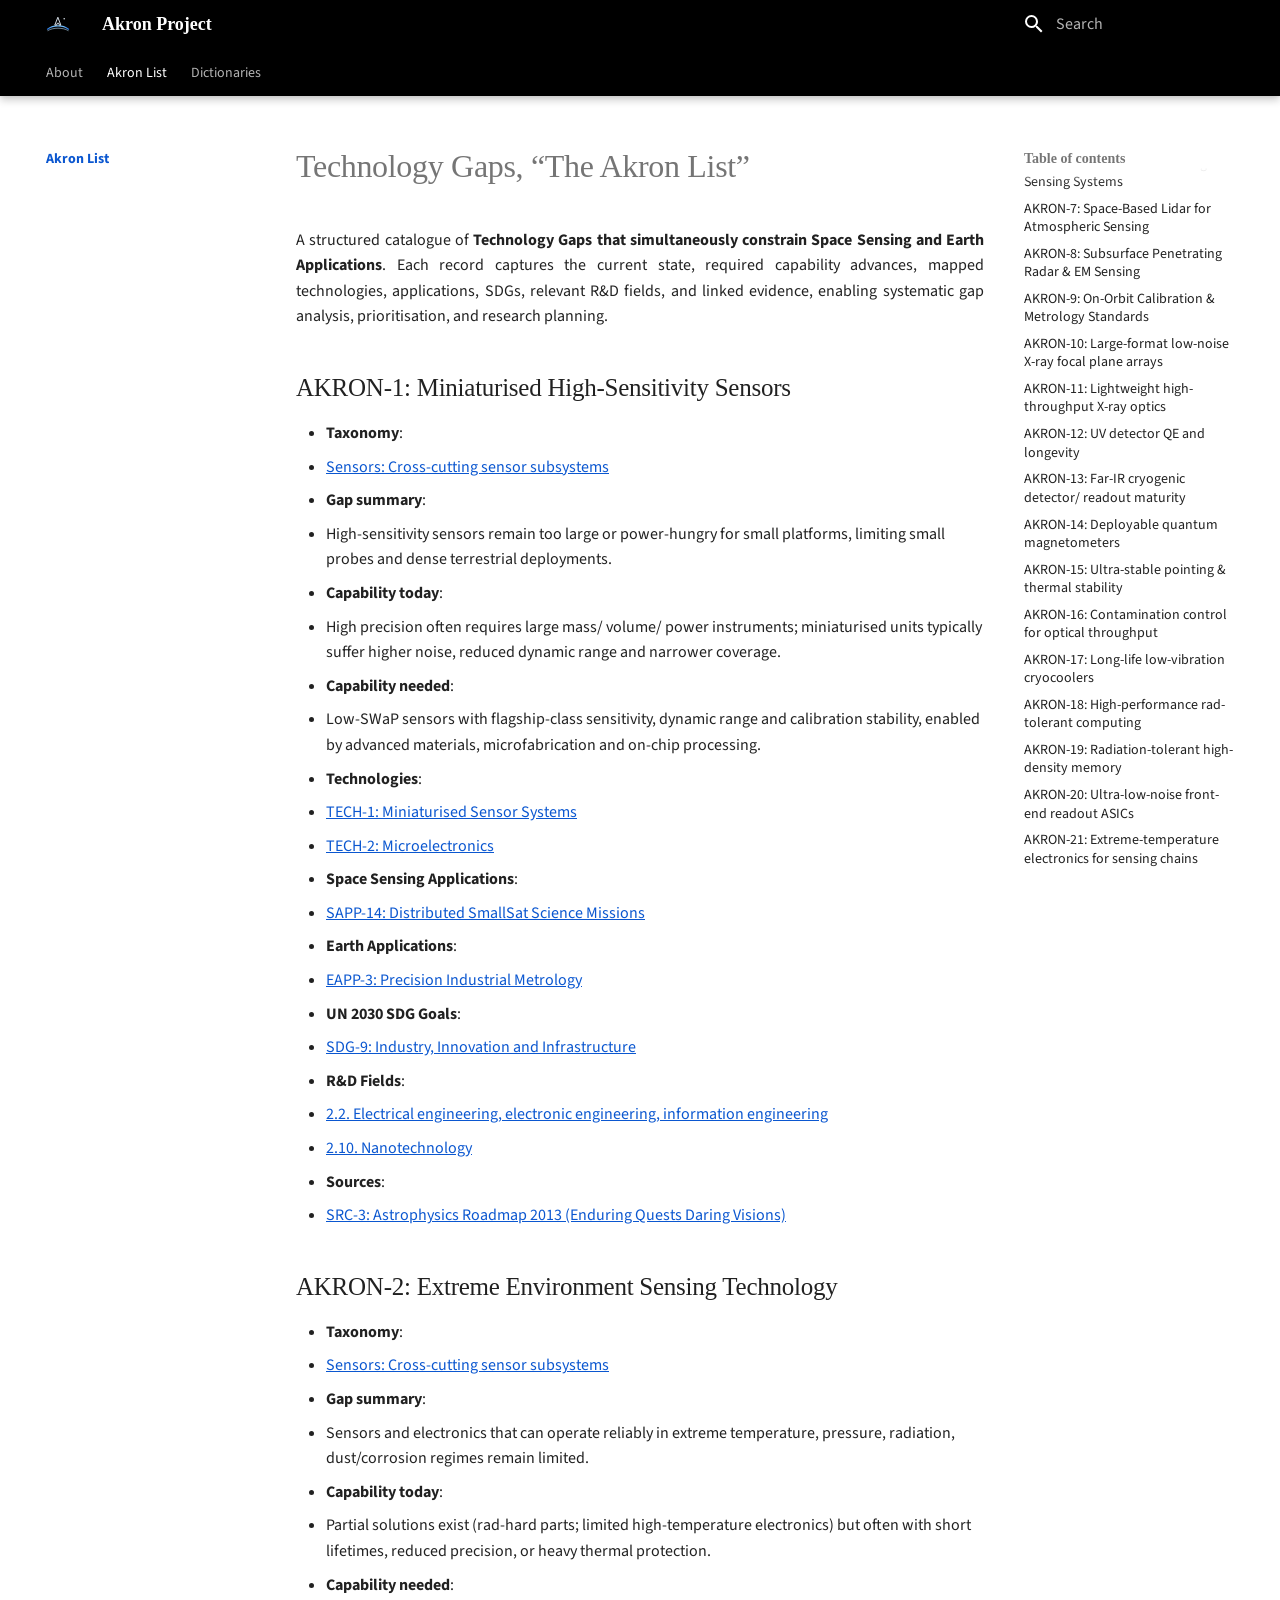
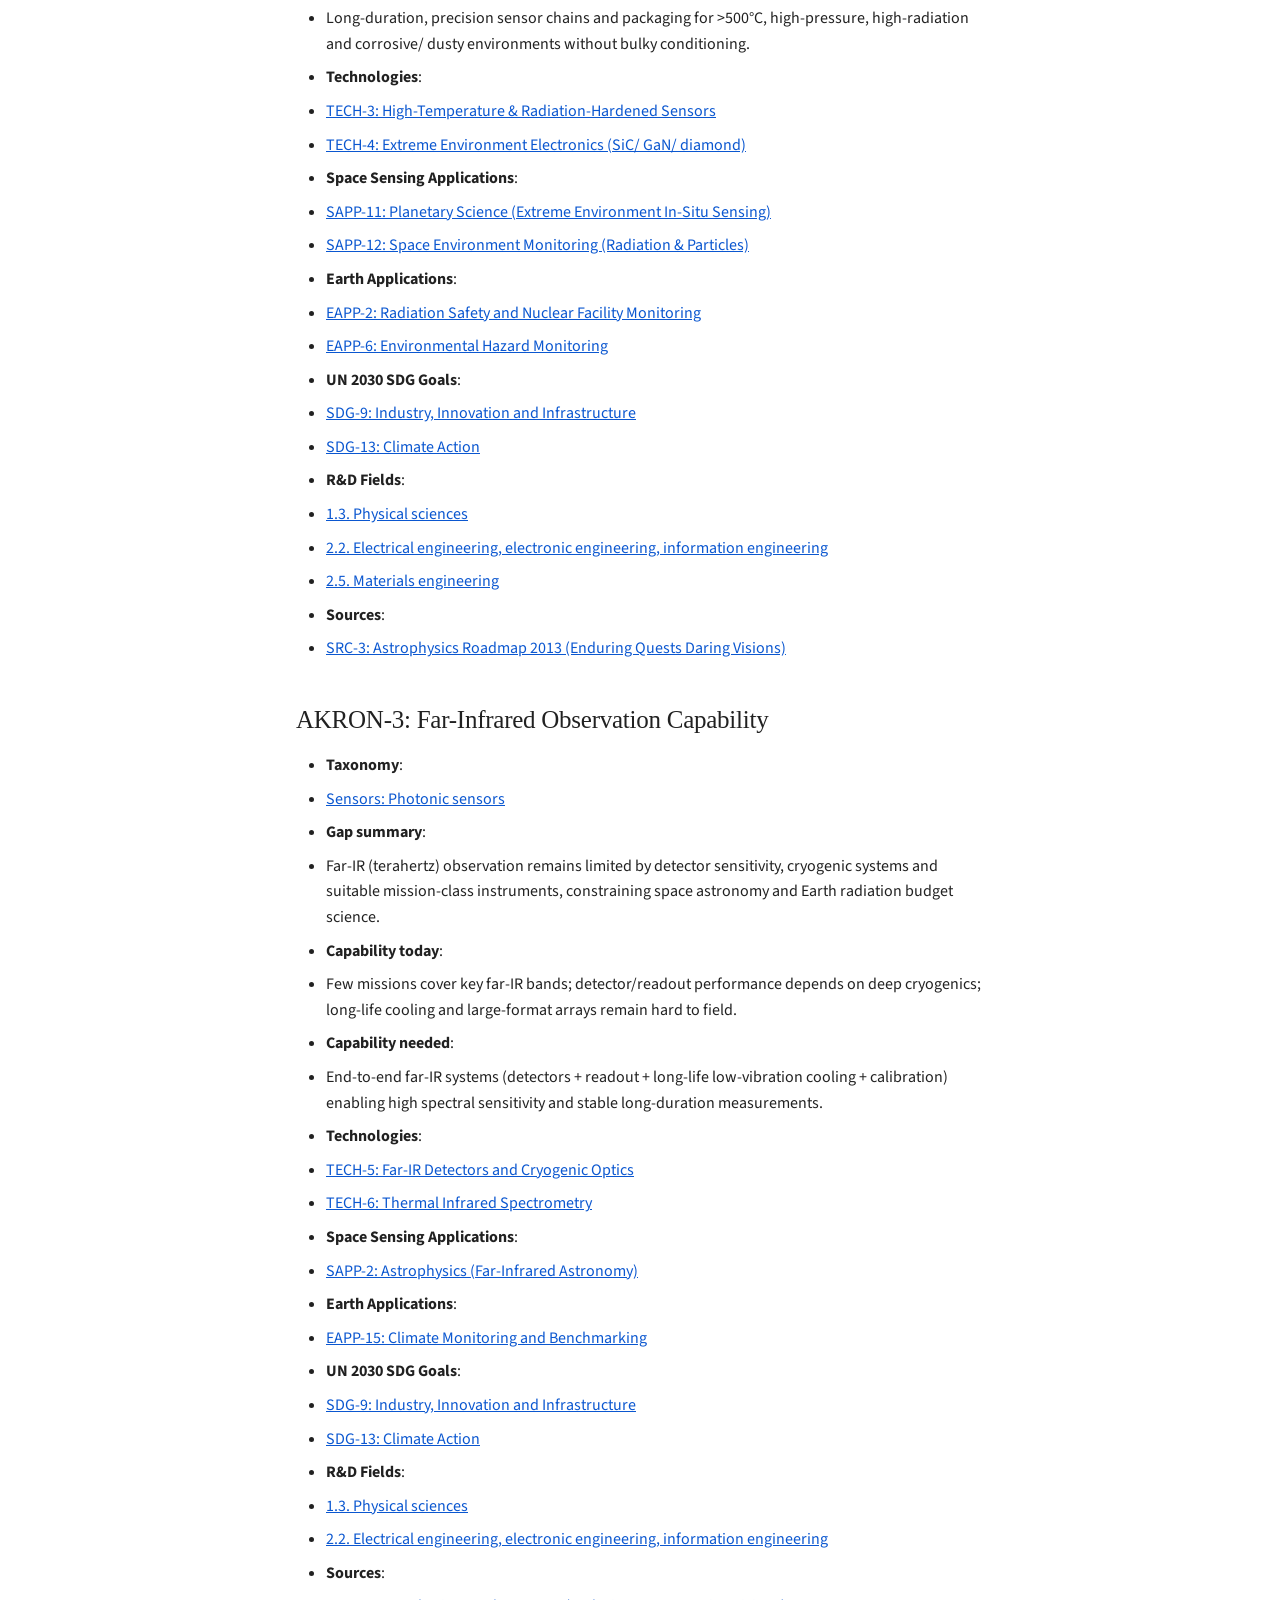
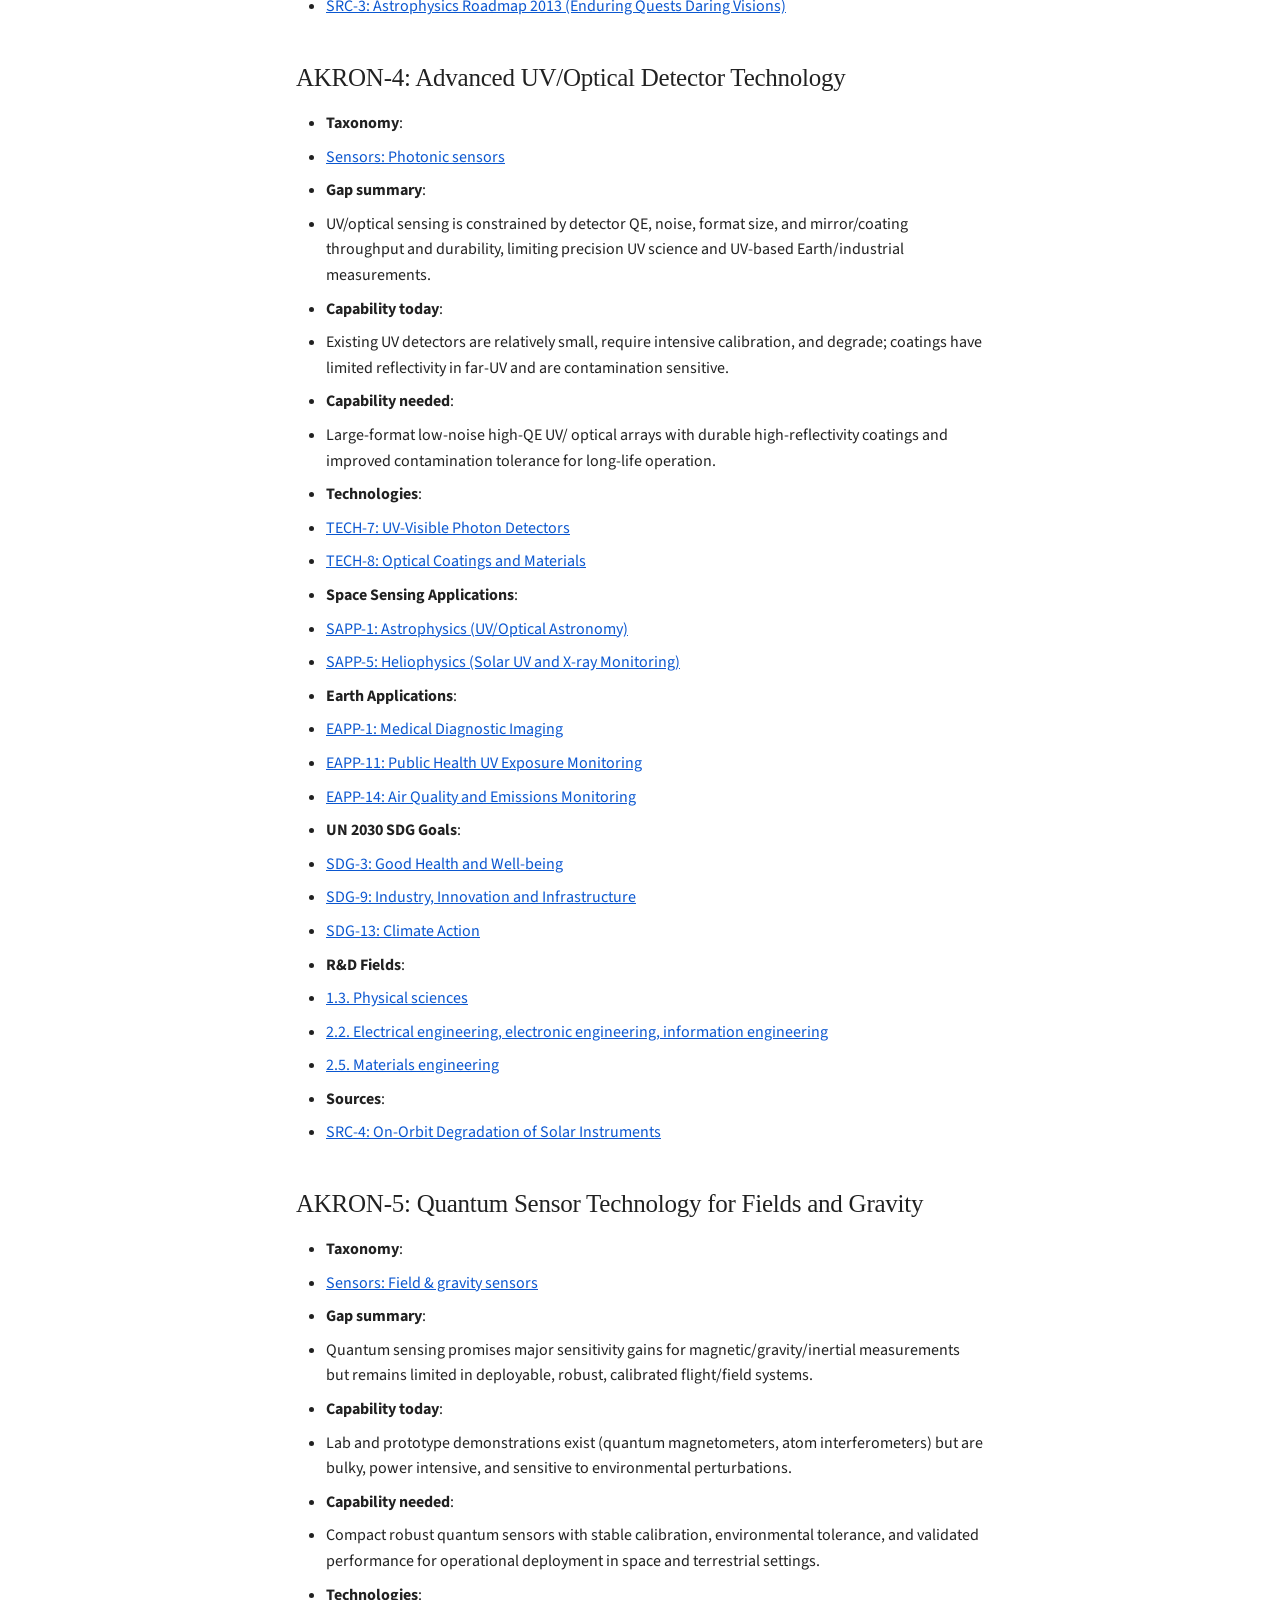
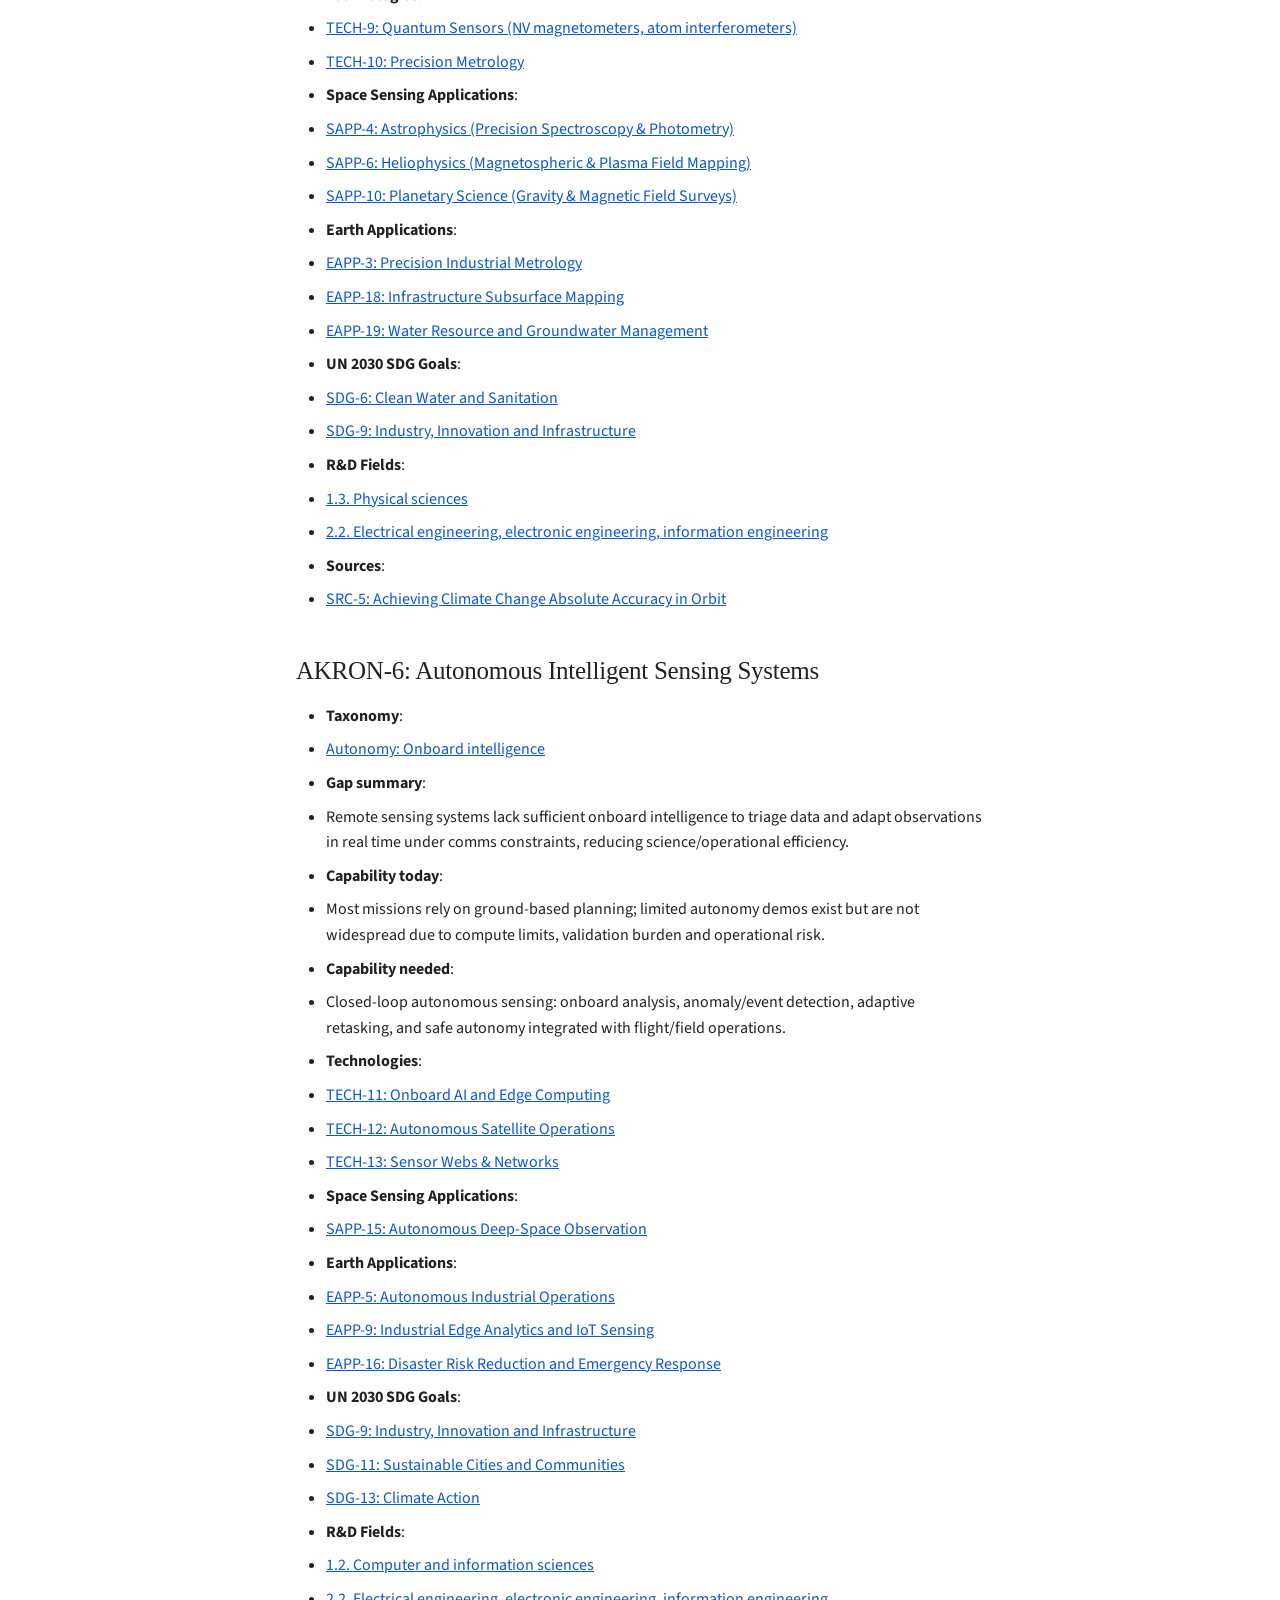
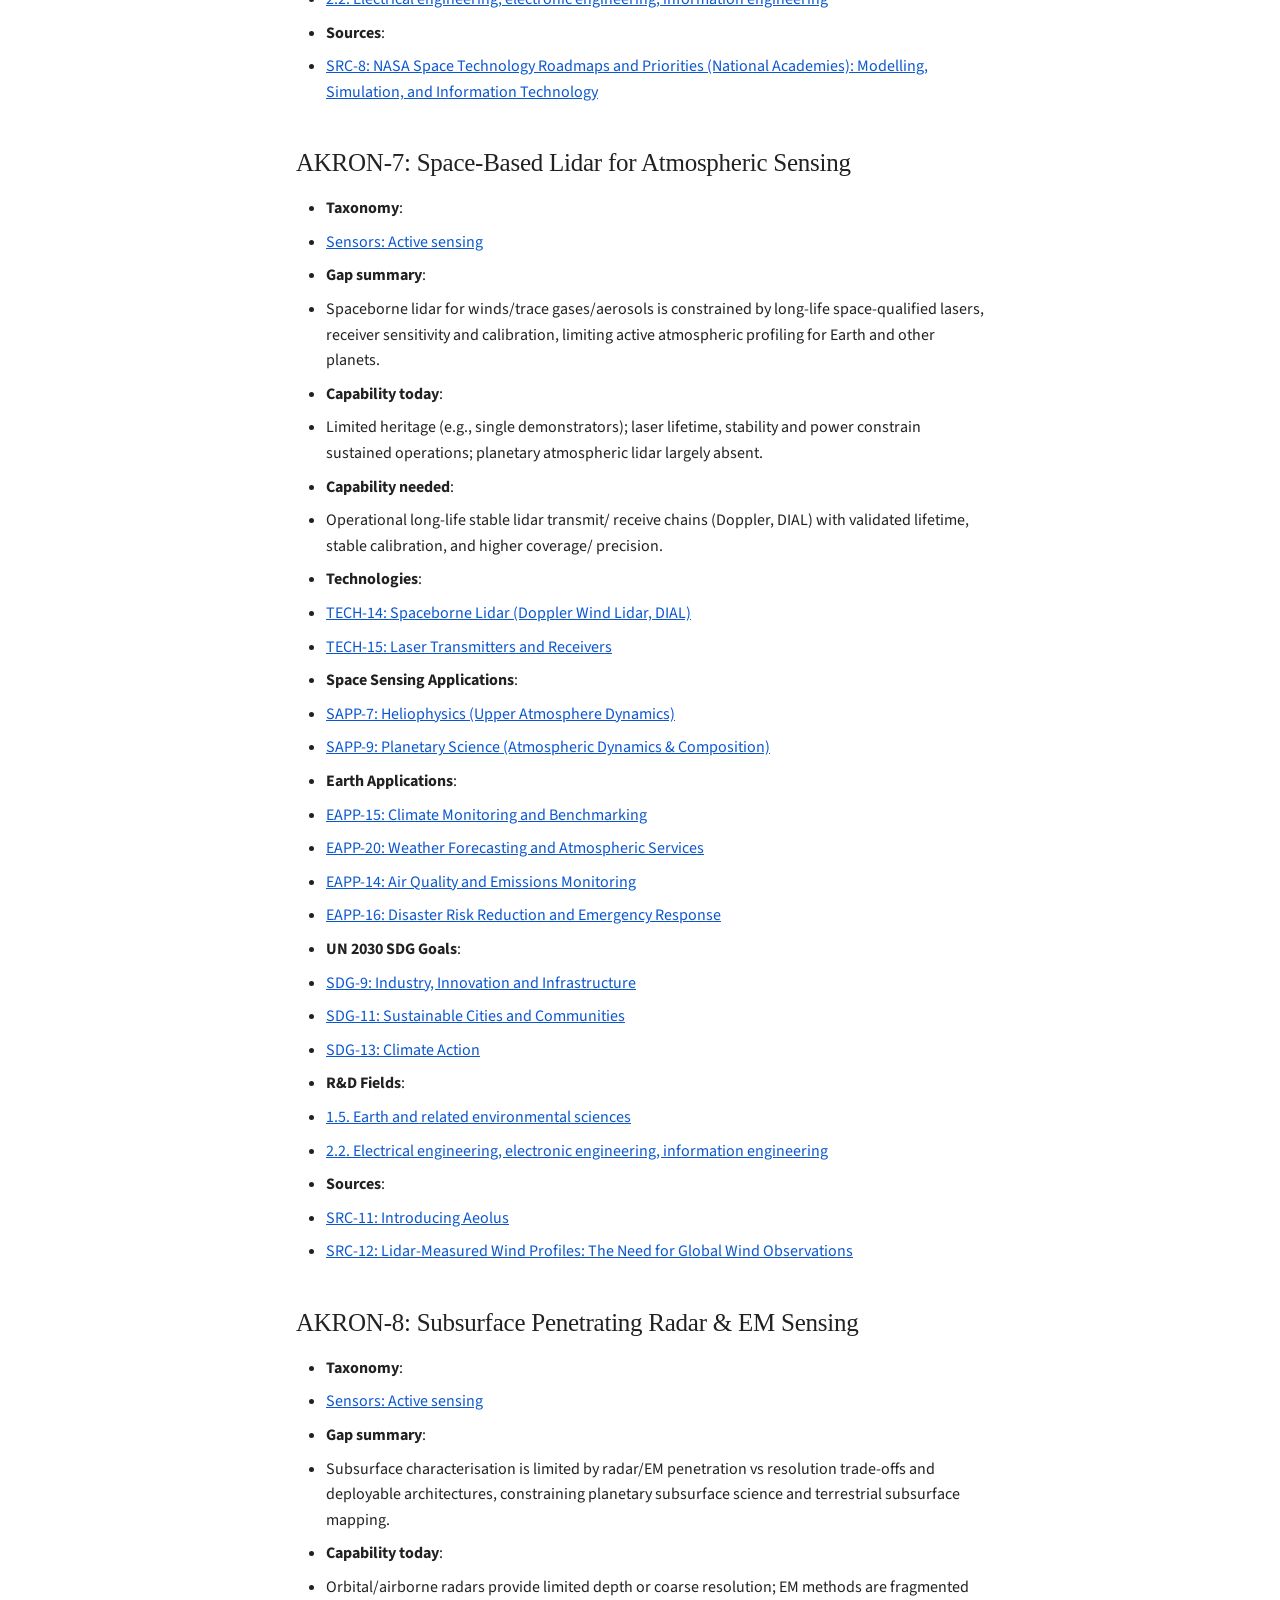
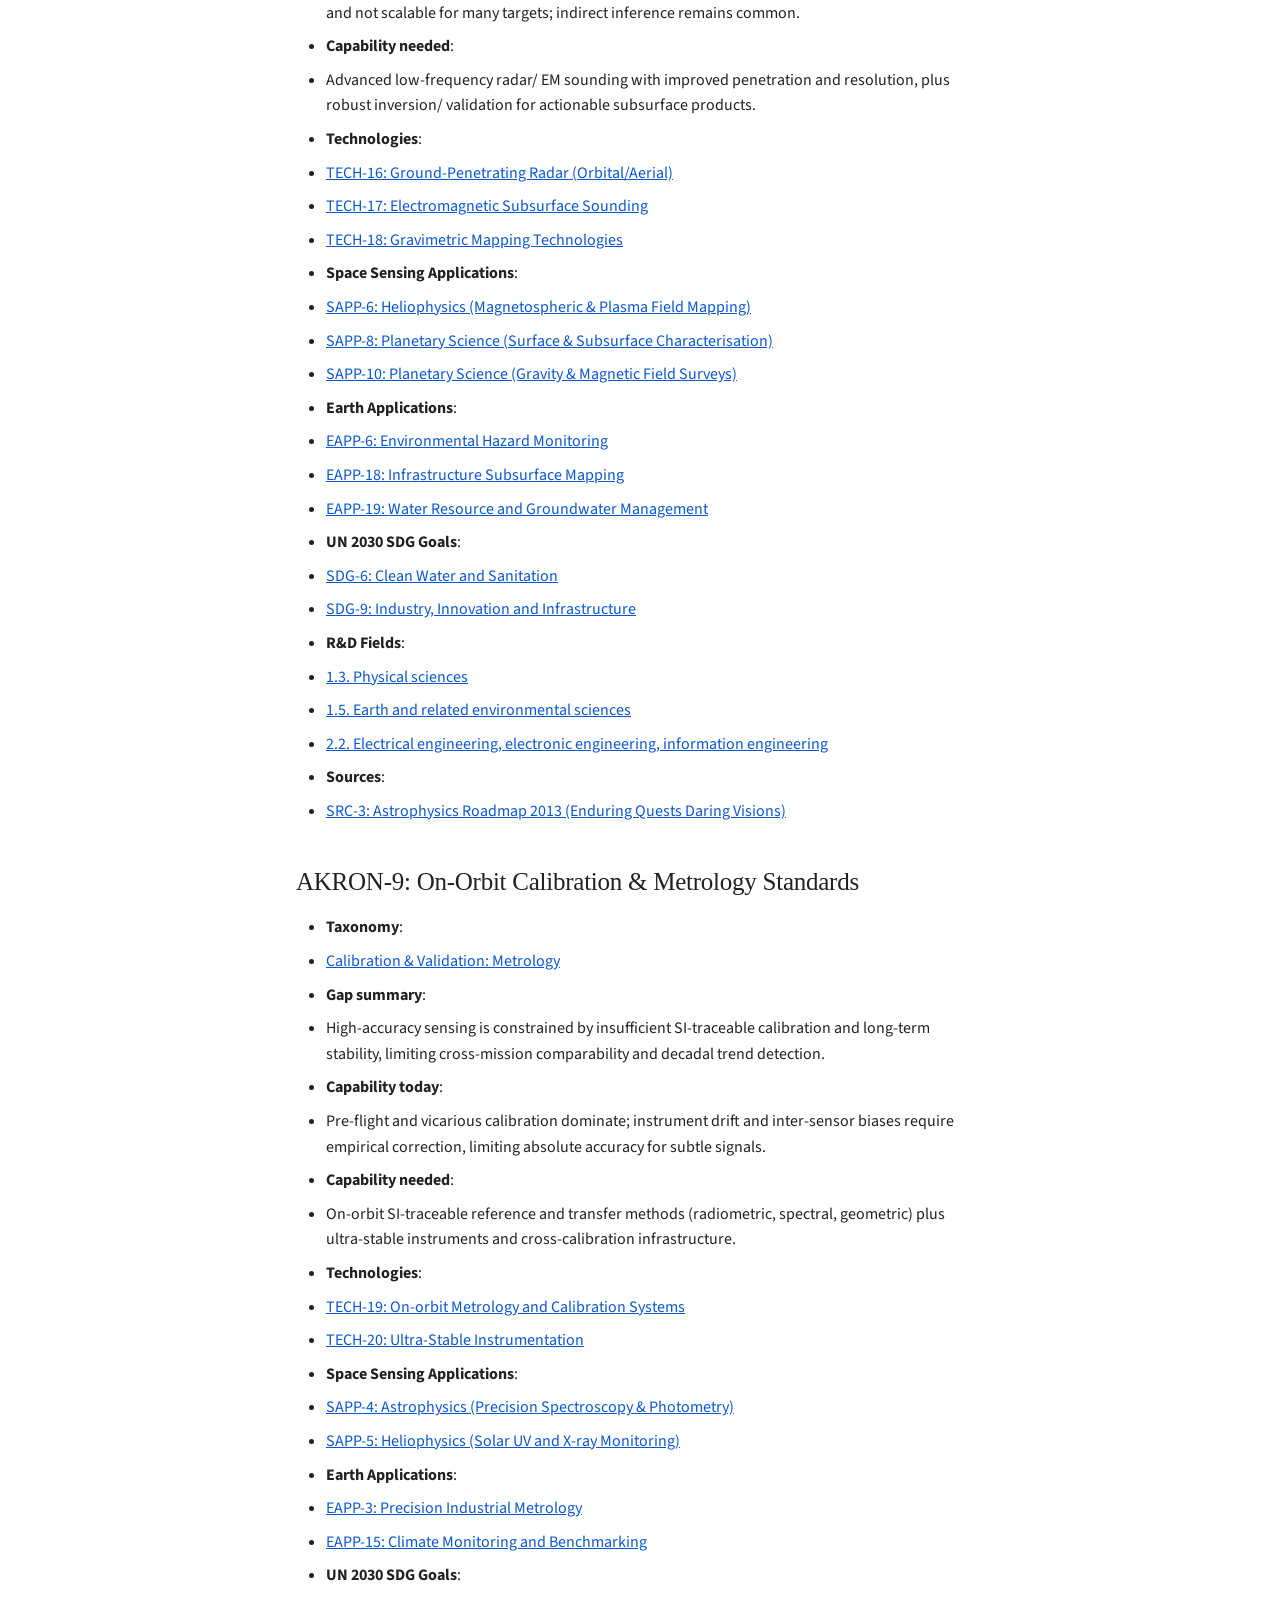
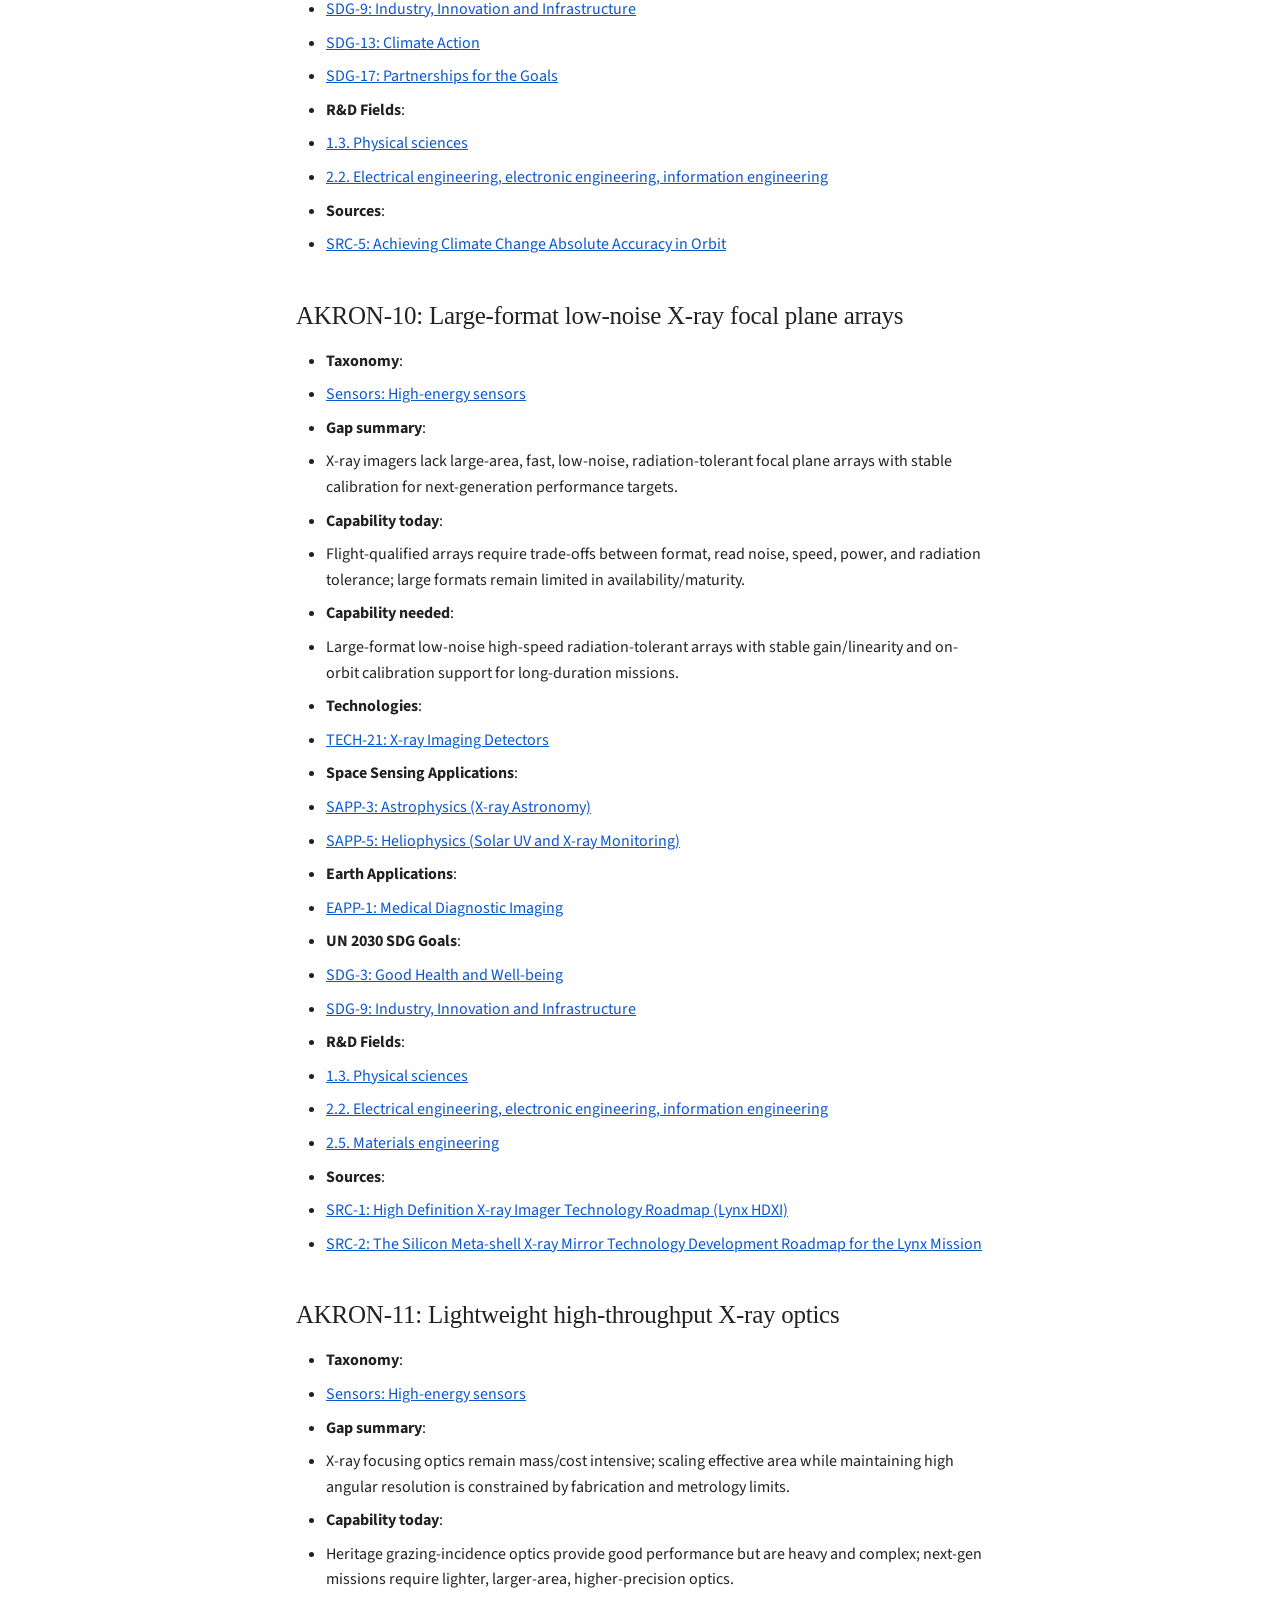
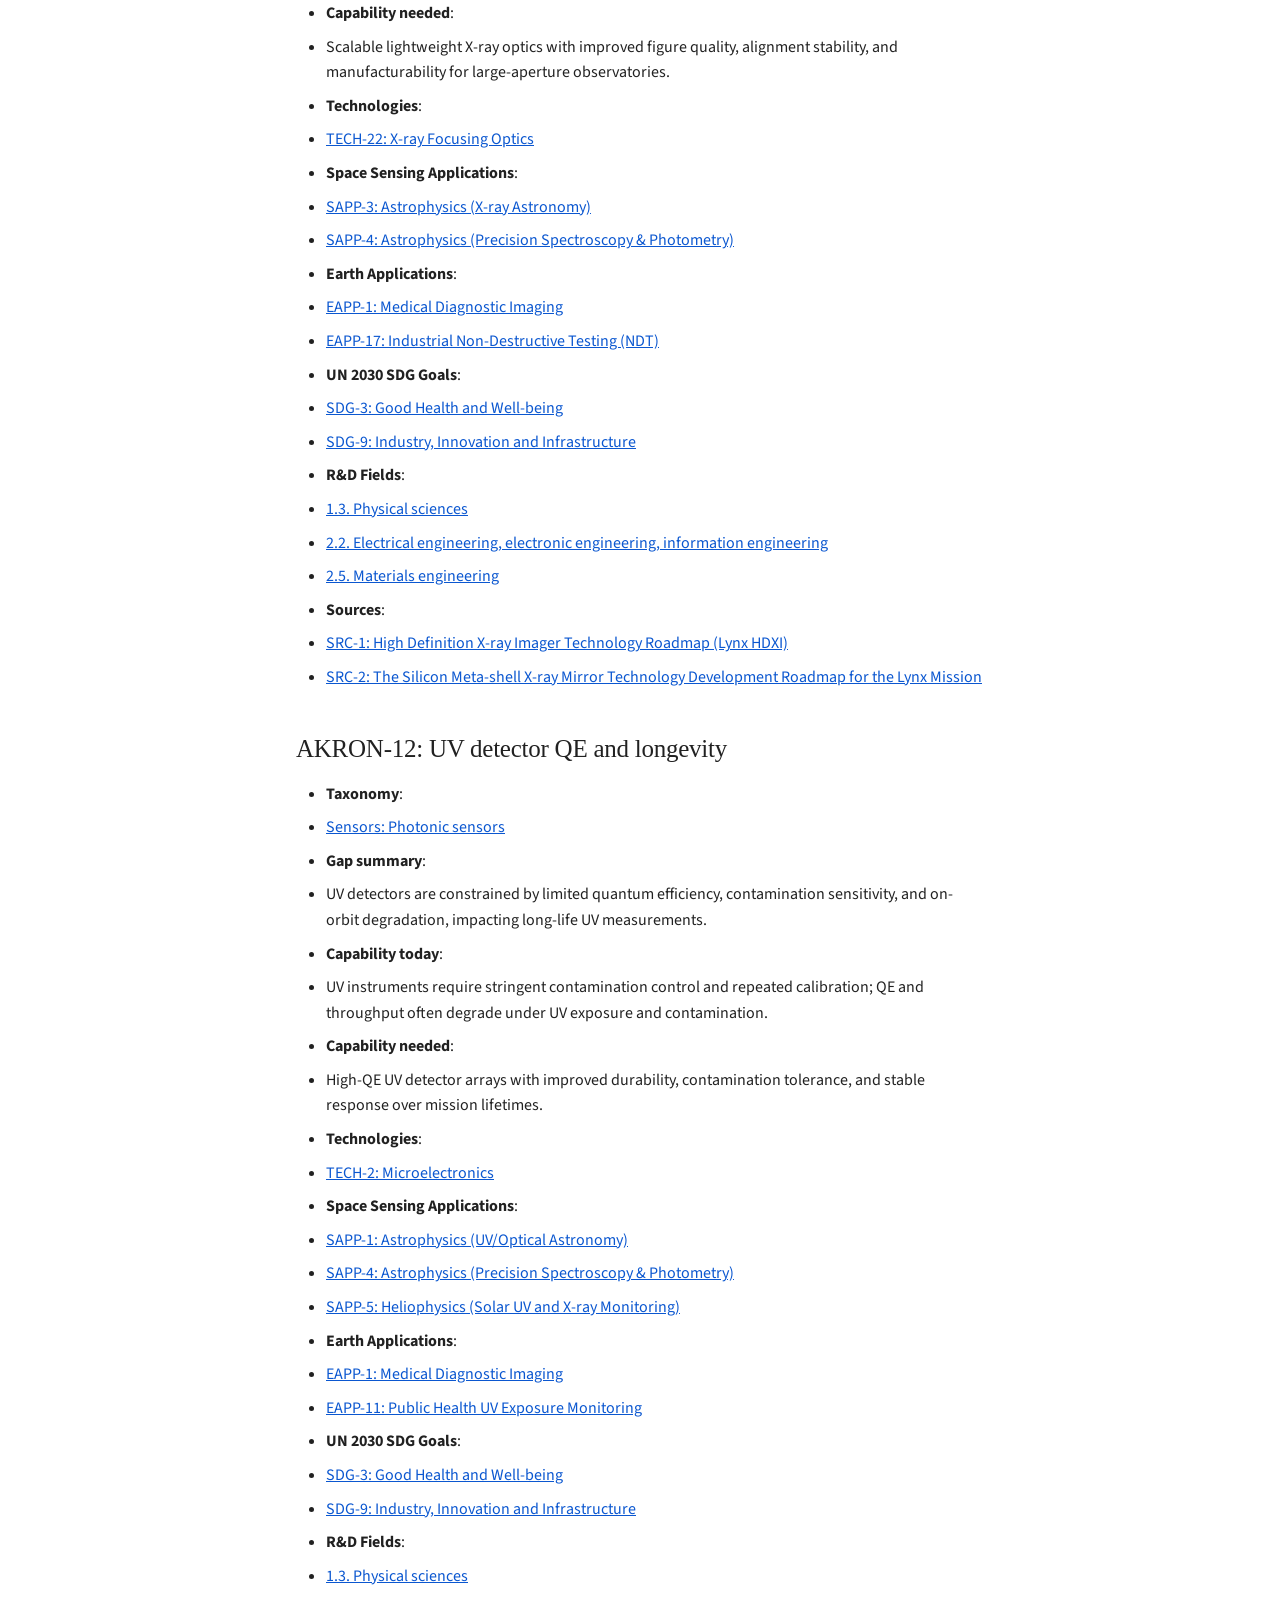
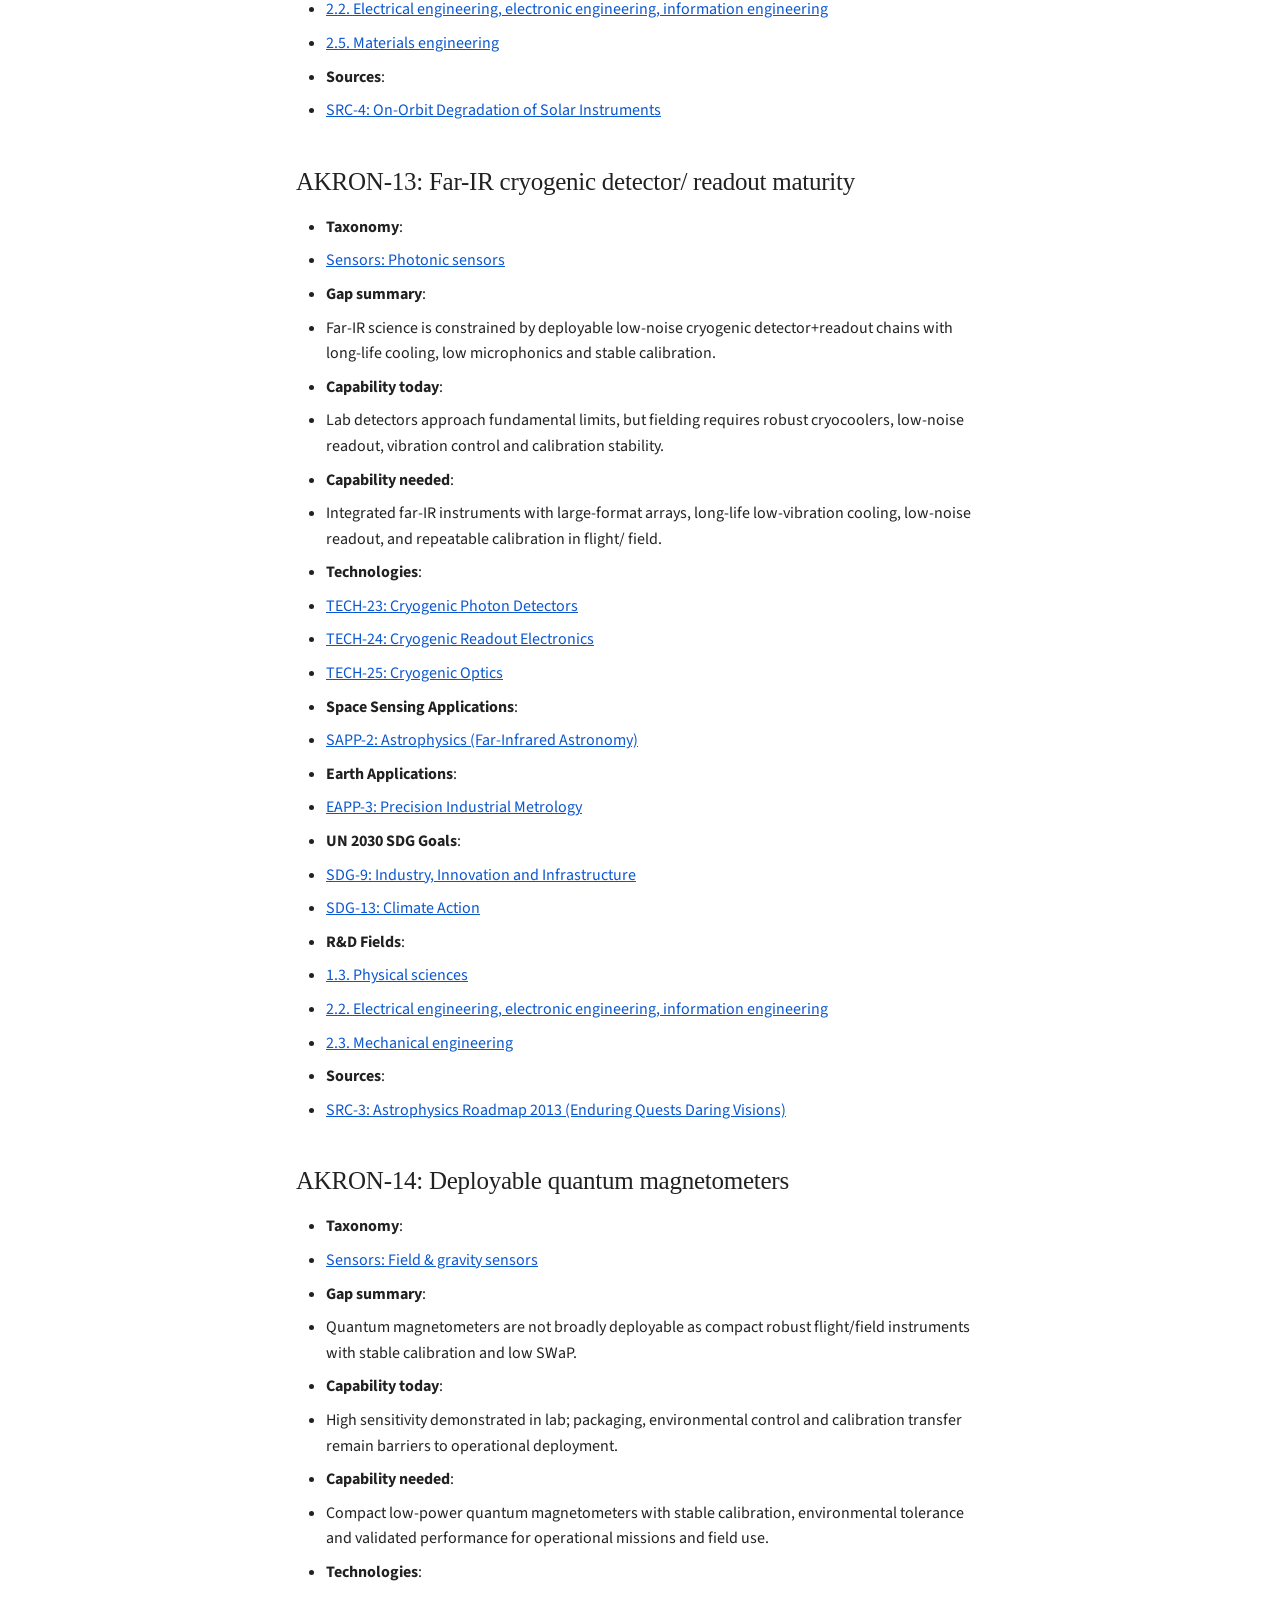
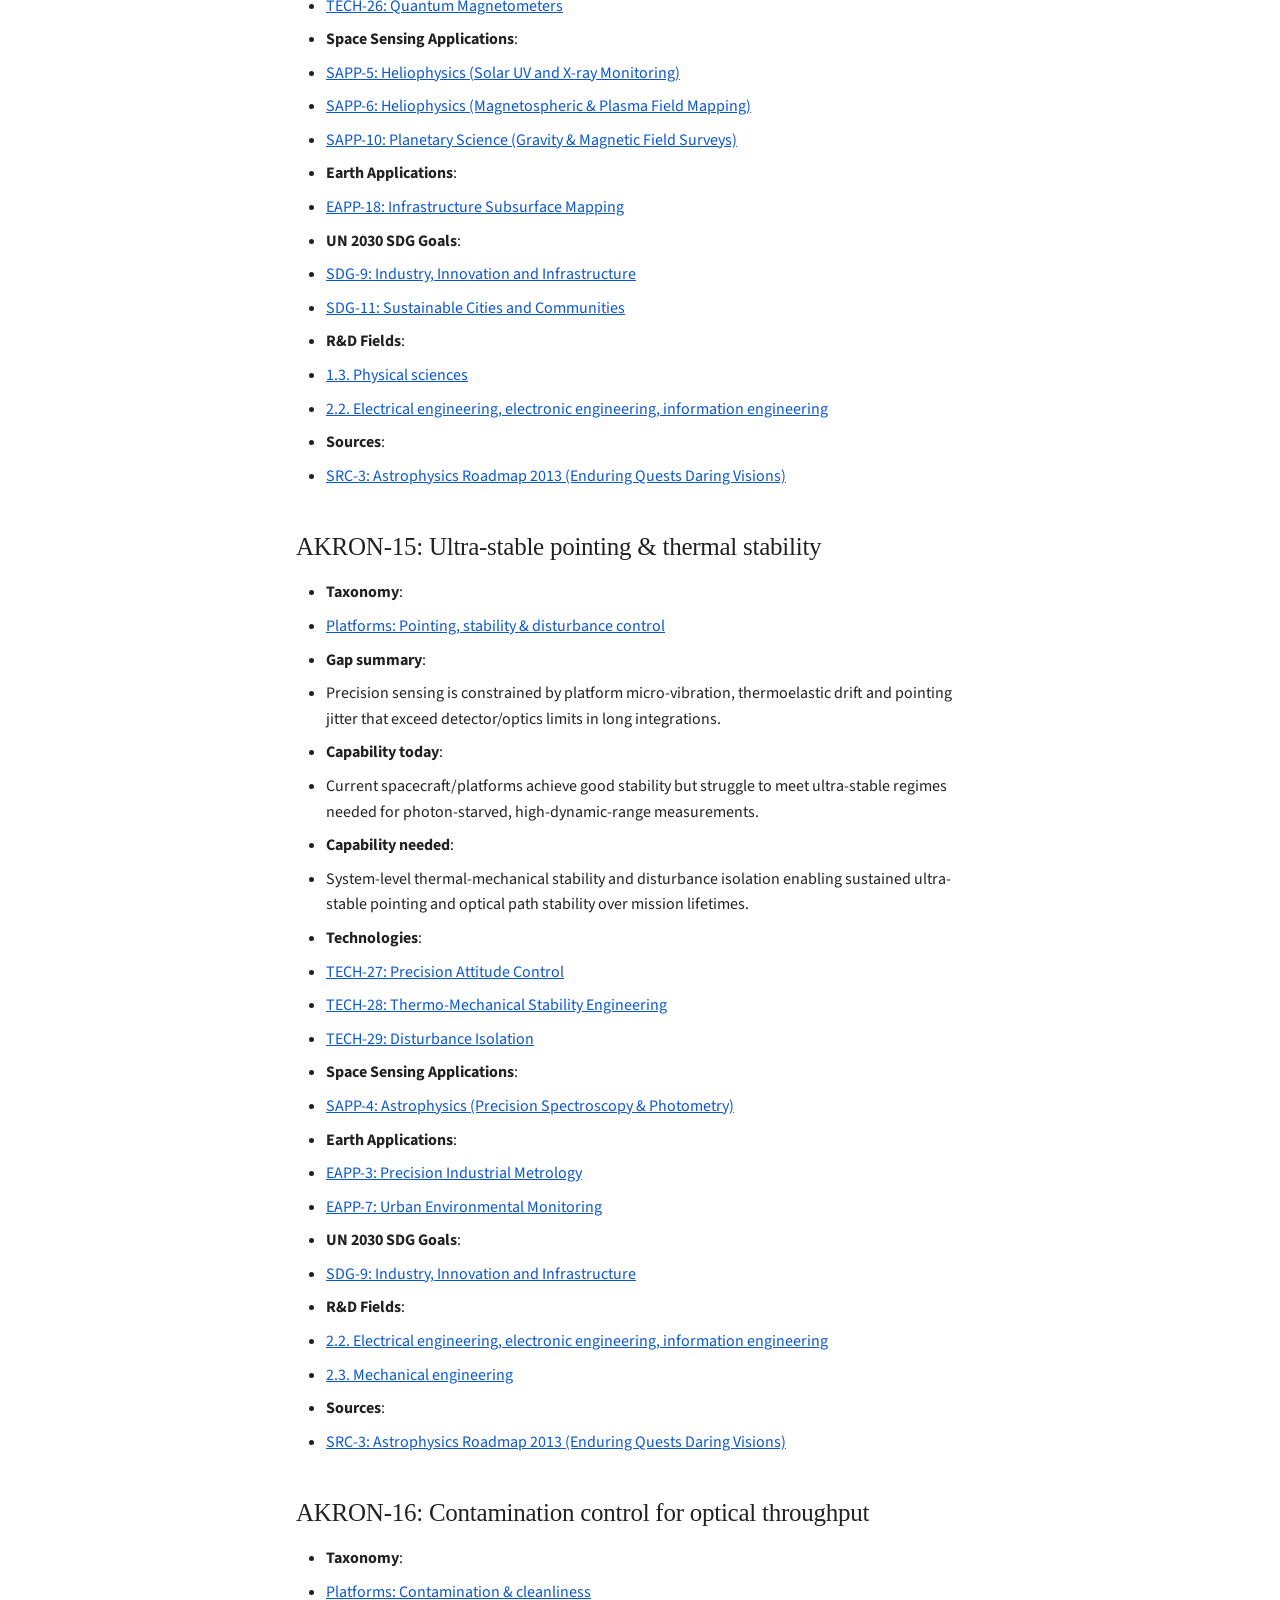
<file: akron-list/index.html>
<!doctype html>
<html lang="en" class="no-js">
  <head>
    
      <meta charset="utf-8">
      <meta name="viewport" content="width=device-width,initial-scale=1">
      
        <meta name="description" content="A curated list of technology gaps, highlighting their impact  on both space sensing and global challenges on Earth. ">
      
      
        <meta name="author" content="Valentin Grigoryevsky">
      
      
        <link rel="canonical" href="https://akronproject.com/akron-list/">
      
      
        <link rel="prev" href="..">
      
      
        <link rel="next" href="../dictionaries/">
      
      
        
      
      
      <link rel="icon" href="../assets/images/favicon.svg">
      <meta name="generator" content="mkdocs-1.6.1, mkdocs-material-9.7.4">
    
    
      
        <title>Technology Gaps, “The Akron List” - Akron Project</title>
      
    
    
      <link rel="stylesheet" href="../assets/stylesheets/main.484c7ddc.min.css">
      
        
        <link rel="stylesheet" href="../assets/stylesheets/palette.ab4e12ef.min.css">
      
      


    
    
      
    
    
      
        
        
        <link rel="preconnect" href="https://fonts.gstatic.com" crossorigin>
        <link rel="stylesheet" href="https://fonts.googleapis.com/css?family=Source+Sans+3:300,300i,400,400i,700,700i%7CJetBrains+Mono:400,400i,700,700i&display=fallback">
        <style>:root{--md-text-font:"Source Sans 3";--md-code-font:"JetBrains Mono"}</style>
      
    
    
      <link rel="stylesheet" href="../assets/stylesheets/extra.css">
    
    <script>__md_scope=new URL("..",location),__md_hash=e=>[...e].reduce(((e,_)=>(e<<5)-e+_.charCodeAt(0)),0),__md_get=(e,_=localStorage,t=__md_scope)=>JSON.parse(_.getItem(t.pathname+"."+e)),__md_set=(e,_,t=localStorage,a=__md_scope)=>{try{t.setItem(a.pathname+"."+e,JSON.stringify(_))}catch(e){}}</script>
    
      
  


  
  

<script id="__analytics">function __md_analytics(){function e(){dataLayer.push(arguments)}window.dataLayer=window.dataLayer||[],e("js",new Date),e("config","G-PGQY4RT7B1"),document.addEventListener("DOMContentLoaded",(function(){document.forms.search&&document.forms.search.query.addEventListener("blur",(function(){this.value&&e("event","search",{search_term:this.value})}));document$.subscribe((function(){var t=document.forms.feedback;if(void 0!==t)for(var a of t.querySelectorAll("[type=submit]"))a.addEventListener("click",(function(a){a.preventDefault();var n=document.location.pathname,d=this.getAttribute("data-md-value");e("event","feedback",{page:n,data:d}),t.firstElementChild.disabled=!0;var r=t.querySelector(".md-feedback__note [data-md-value='"+d+"']");r&&(r.hidden=!1)})),t.hidden=!1})),location$.subscribe((function(t){e("config","G-PGQY4RT7B1",{page_path:t.pathname})}))}));var t=document.createElement("script");t.async=!0,t.src="https://www.googletagmanager.com/gtag/js?id=G-PGQY4RT7B1",document.getElementById("__analytics").insertAdjacentElement("afterEnd",t)}</script>
  
    <script>"undefined"!=typeof __md_analytics&&__md_analytics()</script>
  

    
    
  
  <meta name="robots" content="index, follow, max-snippet:-1, max-image-preview:large, max-video-preview:-1">
  <meta name="googlebot" content="index, follow">

  
  
  
  <meta name="description" content="A curated list of technology gaps, highlighting their impact  on both space sensing and global challenges on Earth. ">
  <link rel="canonical" href="https://akronproject.com/akron-list/">

  <meta property="og:type" content="website">
  <meta property="og:site_name" content="Akron Project">
  <meta property="og:title" content="Technology Gaps, “The Akron List” - Akron Project">
  <meta property="og:description" content="A curated list of technology gaps, highlighting their impact  on both space sensing and global challenges on Earth. ">
  <meta property="og:url" content="https://akronproject.com/akron-list/">
  <meta property="og:image" content="https://akronproject.com/assets/images/logo.svg">

  <meta name="twitter:card" content="summary_large_image">
  <meta name="twitter:title" content="Technology Gaps, “The Akron List” - Akron Project">
  <meta name="twitter:description" content="A curated list of technology gaps, highlighting their impact  on both space sensing and global challenges on Earth. ">
  <meta name="twitter:image" content="https://akronproject.com/assets/images/logo.svg">

  
  <script type="application/ld+json">{"@context": "https://schema.org", "@type": "WebSite", "description": "A curated list of technology gaps, highlighting their impact  on both space sensing and global challenges on Earth. ", "name": "Akron Project", "publisher": {"@type": "Organization", "logo": {"@type": "ImageObject", "url": "https://akronproject.com/assets/images/logo.svg"}, "name": "Akron Project", "url": "https://akronproject.com"}, "url": "https://akronproject.com/"}</script>

  
<meta property="og:type" content="website" />
<meta property="og:title" content="Technology Gaps, “The Akron List” - Akron Project" />
<meta property="og:description" content="A curated list of technology gaps, highlighting their impact  on both space sensing and global challenges on Earth. " />
<meta property="og:image" content="https://akronproject.com/assets/images/social/akron-list/index.png" />
<meta property="og:image:type" content="image/png" />
<meta property="og:image:width" content="1200" />
<meta property="og:image:height" content="630" />
<meta property="og:url" content="https://akronproject.com/akron-list/" />
<meta property="twitter:card" content="summary_large_image" />
<meta property="twitter:title" content="Technology Gaps, “The Akron List” - Akron Project" />
<meta property="twitter:description" content="A curated list of technology gaps, highlighting their impact  on both space sensing and global challenges on Earth. " />
<meta property="twitter:image" content="https://akronproject.com/assets/images/social/akron-list/index.png" />
</head>
  
  
    
    
    
    
    
    <body dir="ltr" data-md-color-scheme="default" data-md-color-primary="indigo" data-md-color-accent="indigo">
  
    
    <input class="md-toggle" data-md-toggle="drawer" type="checkbox" id="__drawer" autocomplete="off">
    <input class="md-toggle" data-md-toggle="search" type="checkbox" id="__search" autocomplete="off">
    <label class="md-overlay" for="__drawer"></label>
    <div data-md-component="skip">
      
        
        <a href="#technology-gaps-the-akron-list" class="md-skip">
          Skip to content
        </a>
      
    </div>
    <div data-md-component="announce">
      
    </div>
    
    
      

  

<header class="md-header md-header--shadow md-header--lifted" data-md-component="header">
  <nav class="md-header__inner md-grid" aria-label="Header">
    <a href=".." title="Akron Project" class="md-header__button md-logo" aria-label="Akron Project" data-md-component="logo">
      
  <img src="../assets/images/logo.svg" alt="logo">

    </a>
    <label class="md-header__button md-icon" for="__drawer">
      
      <svg xmlns="http://www.w3.org/2000/svg" viewBox="0 0 24 24"><path d="M3 6h18v2H3zm0 5h18v2H3zm0 5h18v2H3z"/></svg>
    </label>
    <div class="md-header__title" data-md-component="header-title">
      <div class="md-header__ellipsis">
        <div class="md-header__topic">
          <span class="md-ellipsis">
            Akron Project
          </span>
        </div>
        <div class="md-header__topic" data-md-component="header-topic">
          <span class="md-ellipsis">
            
              Technology Gaps, “The Akron List”
            
          </span>
        </div>
      </div>
    </div>
    
      
    
    
    
    
      
      
        <label class="md-header__button md-icon" for="__search">
          
          <svg xmlns="http://www.w3.org/2000/svg" viewBox="0 0 24 24"><path d="M9.5 3A6.5 6.5 0 0 1 16 9.5c0 1.61-.59 3.09-1.56 4.23l.27.27h.79l5 5-1.5 1.5-5-5v-.79l-.27-.27A6.52 6.52 0 0 1 9.5 16 6.5 6.5 0 0 1 3 9.5 6.5 6.5 0 0 1 9.5 3m0 2C7 5 5 7 5 9.5S7 14 9.5 14 14 12 14 9.5 12 5 9.5 5"/></svg>
        </label>
        <div class="md-search" data-md-component="search" role="dialog">
  <label class="md-search__overlay" for="__search"></label>
  <div class="md-search__inner" role="search">
    <form class="md-search__form" name="search">
      <input type="text" class="md-search__input" name="query" aria-label="Search" placeholder="Search" autocapitalize="off" autocorrect="off" autocomplete="off" spellcheck="false" data-md-component="search-query" required>
      <label class="md-search__icon md-icon" for="__search">
        
        <svg xmlns="http://www.w3.org/2000/svg" viewBox="0 0 24 24"><path d="M9.5 3A6.5 6.5 0 0 1 16 9.5c0 1.61-.59 3.09-1.56 4.23l.27.27h.79l5 5-1.5 1.5-5-5v-.79l-.27-.27A6.52 6.52 0 0 1 9.5 16 6.5 6.5 0 0 1 3 9.5 6.5 6.5 0 0 1 9.5 3m0 2C7 5 5 7 5 9.5S7 14 9.5 14 14 12 14 9.5 12 5 9.5 5"/></svg>
        
        <svg xmlns="http://www.w3.org/2000/svg" viewBox="0 0 24 24"><path d="M20 11v2H8l5.5 5.5-1.42 1.42L4.16 12l7.92-7.92L13.5 5.5 8 11z"/></svg>
      </label>
      <nav class="md-search__options" aria-label="Search">
        
          <a href="javascript:void(0)" class="md-search__icon md-icon" title="Share" aria-label="Share" data-clipboard data-clipboard-text="" data-md-component="search-share" tabindex="-1">
            
            <svg xmlns="http://www.w3.org/2000/svg" viewBox="0 0 24 24"><path d="M18 16.08c-.76 0-1.44.3-1.96.77L8.91 12.7c.05-.23.09-.46.09-.7s-.04-.47-.09-.7l7.05-4.11c.54.5 1.25.81 2.04.81a3 3 0 0 0 3-3 3 3 0 0 0-3-3 3 3 0 0 0-3 3c0 .24.04.47.09.7L8.04 9.81C7.5 9.31 6.79 9 6 9a3 3 0 0 0-3 3 3 3 0 0 0 3 3c.79 0 1.5-.31 2.04-.81l7.12 4.15c-.05.21-.08.43-.08.66 0 1.61 1.31 2.91 2.92 2.91s2.92-1.3 2.92-2.91A2.92 2.92 0 0 0 18 16.08"/></svg>
          </a>
        
        <button type="reset" class="md-search__icon md-icon" title="Clear" aria-label="Clear" tabindex="-1">
          
          <svg xmlns="http://www.w3.org/2000/svg" viewBox="0 0 24 24"><path d="M19 6.41 17.59 5 12 10.59 6.41 5 5 6.41 10.59 12 5 17.59 6.41 19 12 13.41 17.59 19 19 17.59 13.41 12z"/></svg>
        </button>
      </nav>
      
        <div class="md-search__suggest" data-md-component="search-suggest"></div>
      
    </form>
    <div class="md-search__output">
      <div class="md-search__scrollwrap" tabindex="0" data-md-scrollfix>
        <div class="md-search-result" data-md-component="search-result">
          <div class="md-search-result__meta">
            Initializing search
          </div>
          <ol class="md-search-result__list" role="presentation"></ol>
        </div>
      </div>
    </div>
  </div>
</div>
      
    
    
  </nav>
  
    
      
<nav class="md-tabs" aria-label="Tabs" data-md-component="tabs">
  <div class="md-grid">
    <ul class="md-tabs__list">
      
        
  
  
  
  
    
    
      <li class="md-tabs__item">
        <a href=".." class="md-tabs__link">
          
  
  
    
  
  About

        </a>
      </li>
    
  

      
        
  
  
  
    
  
  
    
    
      <li class="md-tabs__item md-tabs__item--active">
        <a href="./" class="md-tabs__link">
          
  
  
    
  
  Akron List

        </a>
      </li>
    
  

      
        
  
  
  
  
    
    
      <li class="md-tabs__item">
        <a href="../dictionaries/" class="md-tabs__link">
          
  
  
    
  
  Dictionaries

        </a>
      </li>
    
  

      
    </ul>
  </div>
</nav>
    
  
</header>
    
    <div class="md-container" data-md-component="container">
      
      
        
      
      <main class="md-main" data-md-component="main">
        <div class="md-main__inner md-grid">
          
            
              
              <div class="md-sidebar md-sidebar--primary" data-md-component="sidebar" data-md-type="navigation" >
                <div class="md-sidebar__scrollwrap">
                  <div class="md-sidebar__inner">
                    


  


<nav class="md-nav md-nav--primary md-nav--lifted" aria-label="Navigation" data-md-level="0">
  <label class="md-nav__title" for="__drawer">
    <a href=".." title="Akron Project" class="md-nav__button md-logo" aria-label="Akron Project" data-md-component="logo">
      
  <img src="../assets/images/logo.svg" alt="logo">

    </a>
    Akron Project
  </label>
  
  <ul class="md-nav__list" data-md-scrollfix>
    
      
      
  
  
  
  
    
    
      
        
          
        
      
    
    
    
      
      
        
      
    
    
    <li class="md-nav__item md-nav__item--nested">
      
        
        
        <input class="md-nav__toggle md-toggle " type="checkbox" id="__nav_1" >
        
          
          <div class="md-nav__link md-nav__container">
            <a href=".." class="md-nav__link ">
              
  
  
  <span class="md-ellipsis">
    
  
    About
  

    
  </span>
  
  

            </a>
            
          </div>
        
        <nav class="md-nav" data-md-level="1" aria-labelledby="__nav_1_label" aria-expanded="false">
          <label class="md-nav__title" for="__nav_1">
            <span class="md-nav__icon md-icon"></span>
            
  
    About
  

          </label>
          <ul class="md-nav__list" data-md-scrollfix>
            
              
            
          </ul>
        </nav>
      
    </li>
  

    
      
      
  
  
    
  
  
  
    
    
      
        
          
        
      
    
    
    
      
        
        
      
      
        
      
    
    
    <li class="md-nav__item md-nav__item--active md-nav__item--section md-nav__item--nested">
      
        
        
        <input class="md-nav__toggle md-toggle " type="checkbox" id="__nav_2" checked>
        
          
          <div class="md-nav__link md-nav__container">
            <a href="./" class="md-nav__link md-nav__link--active">
              
  
  
  <span class="md-ellipsis">
    
  
    Akron List
  

    
  </span>
  
  

            </a>
            
          </div>
        
        <nav class="md-nav" data-md-level="1" aria-labelledby="__nav_2_label" aria-expanded="true">
          <label class="md-nav__title" for="__nav_2">
            <span class="md-nav__icon md-icon"></span>
            
  
    Akron List
  

          </label>
          <ul class="md-nav__list" data-md-scrollfix>
            
              
            
          </ul>
        </nav>
      
    </li>
  

    
      
      
  
  
  
  
    
    
      
        
          
        
      
        
      
        
      
        
      
        
      
        
      
        
      
        
      
    
    
    
      
      
        
      
    
    
    <li class="md-nav__item md-nav__item--nested">
      
        
        
        <input class="md-nav__toggle md-toggle " type="checkbox" id="__nav_3" >
        
          
          <div class="md-nav__link md-nav__container">
            <a href="../dictionaries/" class="md-nav__link ">
              
  
  
  <span class="md-ellipsis">
    
  
    Dictionaries
  

    
  </span>
  
  

            </a>
            
              
              <label class="md-nav__link " for="__nav_3" id="__nav_3_label" tabindex="0">
                <span class="md-nav__icon md-icon"></span>
              </label>
            
          </div>
        
        <nav class="md-nav" data-md-level="1" aria-labelledby="__nav_3_label" aria-expanded="false">
          <label class="md-nav__title" for="__nav_3">
            <span class="md-nav__icon md-icon"></span>
            
  
    Dictionaries
  

          </label>
          <ul class="md-nav__list" data-md-scrollfix>
            
              
            
              
                
  
  
  
  
    <li class="md-nav__item">
      <a href="../dictionaries/technology-gap-taxonomy/" class="md-nav__link">
        
  
  
  <span class="md-ellipsis">
    
  
    Technology Gap Taxonomy
  

    
  </span>
  
  

      </a>
    </li>
  

              
            
              
                
  
  
  
  
    <li class="md-nav__item">
      <a href="../dictionaries/technologies/" class="md-nav__link">
        
  
  
  <span class="md-ellipsis">
    
  
    Technologies
  

    
  </span>
  
  

      </a>
    </li>
  

              
            
              
                
  
  
  
  
    <li class="md-nav__item">
      <a href="../dictionaries/space-sensing-applications/" class="md-nav__link">
        
  
  
  <span class="md-ellipsis">
    
  
    Space Sensing Applications
  

    
  </span>
  
  

      </a>
    </li>
  

              
            
              
                
  
  
  
  
    <li class="md-nav__item">
      <a href="../dictionaries/earth-applications/" class="md-nav__link">
        
  
  
  <span class="md-ellipsis">
    
  
    Earth Applications
  

    
  </span>
  
  

      </a>
    </li>
  

              
            
              
                
  
  
  
  
    <li class="md-nav__item">
      <a href="../dictionaries/un-2030-sdgs/" class="md-nav__link">
        
  
  
  <span class="md-ellipsis">
    
  
    UN 2030 Sustainable Development Goals
  

    
  </span>
  
  

      </a>
    </li>
  

              
            
              
                
  
  
  
  
    <li class="md-nav__item">
      <a href="../dictionaries/oecd-frascati-rnd-fields/" class="md-nav__link">
        
  
  
  <span class="md-ellipsis">
    
  
    OECD Frascati R&D Fields
  

    
  </span>
  
  

      </a>
    </li>
  

              
            
              
                
  
  
  
  
    <li class="md-nav__item">
      <a href="../dictionaries/sources/" class="md-nav__link">
        
  
  
  <span class="md-ellipsis">
    
  
    Sources
  

    
  </span>
  
  

      </a>
    </li>
  

              
            
          </ul>
        </nav>
      
    </li>
  

    
  </ul>
</nav>
                  </div>
                </div>
              </div>
            
            
              
              <div class="md-sidebar md-sidebar--secondary" data-md-component="sidebar" data-md-type="toc" >
                <div class="md-sidebar__scrollwrap">
                  <div class="md-sidebar__inner">
                    

<nav class="md-nav md-nav--secondary" aria-label="Table of contents">
  
  
  
    
  
  
    <label class="md-nav__title" for="__toc">
      <span class="md-nav__icon md-icon"></span>
      Table of contents
    </label>
    <ul class="md-nav__list" data-md-component="toc" data-md-scrollfix>
      
        <li class="md-nav__item">
  <a href="#akron-1" class="md-nav__link">
    <span class="md-ellipsis">
      
        AKRON-1: Miniaturised High-Sensitivity Sensors
      
    </span>
  </a>
  
</li>
      
        <li class="md-nav__item">
  <a href="#akron-2" class="md-nav__link">
    <span class="md-ellipsis">
      
        AKRON-2: Extreme Environment Sensing Technology
      
    </span>
  </a>
  
</li>
      
        <li class="md-nav__item">
  <a href="#akron-3" class="md-nav__link">
    <span class="md-ellipsis">
      
        AKRON-3: Far-Infrared Observation Capability
      
    </span>
  </a>
  
</li>
      
        <li class="md-nav__item">
  <a href="#akron-4" class="md-nav__link">
    <span class="md-ellipsis">
      
        AKRON-4: Advanced UV/Optical Detector Technology
      
    </span>
  </a>
  
</li>
      
        <li class="md-nav__item">
  <a href="#akron-5" class="md-nav__link">
    <span class="md-ellipsis">
      
        AKRON-5: Quantum Sensor Technology for Fields and Gravity
      
    </span>
  </a>
  
</li>
      
        <li class="md-nav__item">
  <a href="#akron-6" class="md-nav__link">
    <span class="md-ellipsis">
      
        AKRON-6: Autonomous Intelligent Sensing Systems
      
    </span>
  </a>
  
</li>
      
        <li class="md-nav__item">
  <a href="#akron-7" class="md-nav__link">
    <span class="md-ellipsis">
      
        AKRON-7: Space-Based Lidar for Atmospheric Sensing
      
    </span>
  </a>
  
</li>
      
        <li class="md-nav__item">
  <a href="#akron-8" class="md-nav__link">
    <span class="md-ellipsis">
      
        AKRON-8: Subsurface Penetrating Radar &amp; EM Sensing
      
    </span>
  </a>
  
</li>
      
        <li class="md-nav__item">
  <a href="#akron-9" class="md-nav__link">
    <span class="md-ellipsis">
      
        AKRON-9: On-Orbit Calibration &amp; Metrology Standards
      
    </span>
  </a>
  
</li>
      
        <li class="md-nav__item">
  <a href="#akron-10" class="md-nav__link">
    <span class="md-ellipsis">
      
        AKRON-10: Large-format low-noise X-ray focal plane arrays
      
    </span>
  </a>
  
</li>
      
        <li class="md-nav__item">
  <a href="#akron-11" class="md-nav__link">
    <span class="md-ellipsis">
      
        AKRON-11: Lightweight high-throughput X-ray optics
      
    </span>
  </a>
  
</li>
      
        <li class="md-nav__item">
  <a href="#akron-12" class="md-nav__link">
    <span class="md-ellipsis">
      
        AKRON-12: UV detector QE and longevity
      
    </span>
  </a>
  
</li>
      
        <li class="md-nav__item">
  <a href="#akron-13" class="md-nav__link">
    <span class="md-ellipsis">
      
        AKRON-13: Far-IR cryogenic detector/ readout maturity
      
    </span>
  </a>
  
</li>
      
        <li class="md-nav__item">
  <a href="#akron-14" class="md-nav__link">
    <span class="md-ellipsis">
      
        AKRON-14: Deployable quantum magnetometers
      
    </span>
  </a>
  
</li>
      
        <li class="md-nav__item">
  <a href="#akron-15" class="md-nav__link">
    <span class="md-ellipsis">
      
        AKRON-15: Ultra-stable pointing &amp; thermal stability
      
    </span>
  </a>
  
</li>
      
        <li class="md-nav__item">
  <a href="#akron-16" class="md-nav__link">
    <span class="md-ellipsis">
      
        AKRON-16: Contamination control for optical throughput
      
    </span>
  </a>
  
</li>
      
        <li class="md-nav__item">
  <a href="#akron-17" class="md-nav__link">
    <span class="md-ellipsis">
      
        AKRON-17: Long-life low-vibration cryocoolers
      
    </span>
  </a>
  
</li>
      
        <li class="md-nav__item">
  <a href="#akron-18" class="md-nav__link">
    <span class="md-ellipsis">
      
        AKRON-18: High-performance rad-tolerant computing
      
    </span>
  </a>
  
</li>
      
        <li class="md-nav__item">
  <a href="#akron-19" class="md-nav__link">
    <span class="md-ellipsis">
      
        AKRON-19: Radiation-tolerant high-density memory
      
    </span>
  </a>
  
</li>
      
        <li class="md-nav__item">
  <a href="#akron-20" class="md-nav__link">
    <span class="md-ellipsis">
      
        AKRON-20: Ultra-low-noise front-end readout ASICs
      
    </span>
  </a>
  
</li>
      
        <li class="md-nav__item">
  <a href="#akron-21" class="md-nav__link">
    <span class="md-ellipsis">
      
        AKRON-21: Extreme-temperature electronics for sensing chains
      
    </span>
  </a>
  
</li>
      
    </ul>
  
</nav>
                  </div>
                </div>
              </div>
            
          
          
            <div class="md-content" data-md-component="content">
              
              <article class="md-content__inner md-typeset">
                
                  



<h1 id="technology-gaps-the-akron-list">Technology Gaps, “The Akron List”<a class="headerlink" href="#technology-gaps-the-akron-list" title="Permanent link">&para;</a></h1>
<p>A structured catalogue of <strong>Technology Gaps that simultaneously constrain Space Sensing and Earth Applications</strong>.
Each record captures the current state, required capability advances, mapped technologies, applications, SDGs, relevant R&amp;D fields, and linked evidence, enabling systematic gap analysis, prioritisation, and research planning.</p>
<h2 id="akron-1">AKRON-1: Miniaturised High-Sensitivity Sensors<a class="headerlink" href="#akron-1" title="Permanent link">&para;</a></h2>
<ul>
<li><strong>Taxonomy</strong>:</li>
<li><a href="../dictionaries/technology-gap-taxonomy/#tax-6-2">Sensors: Cross-cutting sensor subsystems</a></li>
<li><strong>Gap summary</strong>:</li>
<li>High-sensitivity sensors remain too large or power-hungry for small platforms, limiting small probes and dense terrestrial deployments.</li>
<li><strong>Capability today</strong>:</li>
<li>High precision often requires large mass/ volume/ power instruments; miniaturised units typically suffer higher noise, reduced dynamic range and narrower coverage.</li>
<li><strong>Capability needed</strong>:</li>
<li>Low-SWaP sensors with flagship-class sensitivity, dynamic range and calibration stability, enabled by advanced materials, microfabrication and on-chip processing.</li>
<li><strong>Technologies</strong>:</li>
<li><a href="../dictionaries/technologies/#tech-1">TECH-1: Miniaturised Sensor Systems</a></li>
<li><a href="../dictionaries/technologies/#tech-2">TECH-2: Microelectronics</a></li>
<li><strong>Space Sensing Applications</strong>:</li>
<li><a href="../dictionaries/space-sensing-applications/#sapp-14">SAPP-14: Distributed SmallSat Science Missions</a></li>
<li><strong>Earth Applications</strong>:</li>
<li><a href="../dictionaries/earth-applications/#eapp-3">EAPP-3: Precision Industrial Metrology</a></li>
<li><strong>UN 2030 SDG Goals</strong>:</li>
<li><a href="../dictionaries/un-2030-sdgs/#sdg-9">SDG-9: Industry, Innovation and Infrastructure</a></li>
<li><strong>R&amp;D Fields</strong>:</li>
<li><a href="../dictionaries/oecd-frascati-rnd-fields/#frascati-2">2.2. Electrical engineering, electronic engineering, information engineering</a></li>
<li><a href="../dictionaries/oecd-frascati-rnd-fields/#frascati-2">2.10. Nanotechnology</a></li>
<li><strong>Sources</strong>:</li>
<li><a href="../dictionaries/sources/#src-3">SRC-3: Astrophysics Roadmap 2013 (Enduring Quests Daring Visions)</a></li>
</ul>
<h2 id="akron-2">AKRON-2: Extreme Environment Sensing Technology<a class="headerlink" href="#akron-2" title="Permanent link">&para;</a></h2>
<ul>
<li><strong>Taxonomy</strong>:</li>
<li><a href="../dictionaries/technology-gap-taxonomy/#tax-6-2">Sensors: Cross-cutting sensor subsystems</a></li>
<li><strong>Gap summary</strong>:</li>
<li>Sensors and electronics that can operate reliably in extreme temperature, pressure, radiation, dust/corrosion regimes remain limited.</li>
<li><strong>Capability today</strong>:</li>
<li>Partial solutions exist (rad-hard parts; limited high-temperature electronics) but often with short lifetimes, reduced precision, or heavy thermal protection.</li>
<li><strong>Capability needed</strong>:</li>
<li>Long-duration, precision sensor chains and packaging for &gt;500°C, high-pressure, high-radiation and corrosive/ dusty environments without bulky conditioning.</li>
<li><strong>Technologies</strong>:</li>
<li><a href="../dictionaries/technologies/#tech-3">TECH-3: High-Temperature &amp; Radiation-Hardened Sensors</a></li>
<li><a href="../dictionaries/technologies/#tech-4">TECH-4: Extreme Environment Electronics (SiC/ GaN/ diamond)</a></li>
<li><strong>Space Sensing Applications</strong>:</li>
<li><a href="../dictionaries/space-sensing-applications/#sapp-11">SAPP-11: Planetary Science (Extreme Environment In-Situ Sensing)</a></li>
<li><a href="../dictionaries/space-sensing-applications/#sapp-12">SAPP-12: Space Environment Monitoring (Radiation &amp; Particles)</a></li>
<li><strong>Earth Applications</strong>:</li>
<li><a href="../dictionaries/earth-applications/#eapp-2">EAPP-2: Radiation Safety and Nuclear Facility Monitoring</a></li>
<li><a href="../dictionaries/earth-applications/#eapp-6">EAPP-6: Environmental Hazard Monitoring</a></li>
<li><strong>UN 2030 SDG Goals</strong>:</li>
<li><a href="../dictionaries/un-2030-sdgs/#sdg-9">SDG-9: Industry, Innovation and Infrastructure</a></li>
<li><a href="../dictionaries/un-2030-sdgs/#sdg-13">SDG-13: Climate Action</a></li>
<li><strong>R&amp;D Fields</strong>:</li>
<li><a href="../dictionaries/oecd-frascati-rnd-fields/#frascati-1">1.3. Physical sciences</a></li>
<li><a href="../dictionaries/oecd-frascati-rnd-fields/#frascati-2">2.2. Electrical engineering, electronic engineering, information engineering</a></li>
<li><a href="../dictionaries/oecd-frascati-rnd-fields/#frascati-2">2.5. Materials engineering</a></li>
<li><strong>Sources</strong>:</li>
<li><a href="../dictionaries/sources/#src-3">SRC-3: Astrophysics Roadmap 2013 (Enduring Quests Daring Visions)</a></li>
</ul>
<h2 id="akron-3">AKRON-3: Far-Infrared Observation Capability<a class="headerlink" href="#akron-3" title="Permanent link">&para;</a></h2>
<ul>
<li><strong>Taxonomy</strong>:</li>
<li><a href="../dictionaries/technology-gap-taxonomy/#tax-6-5">Sensors: Photonic sensors</a></li>
<li><strong>Gap summary</strong>:</li>
<li>Far-IR (terahertz) observation remains limited by detector sensitivity, cryogenic systems and suitable mission-class instruments, constraining space astronomy and Earth radiation budget science.</li>
<li><strong>Capability today</strong>:</li>
<li>Few missions cover key far-IR bands; detector/readout performance depends on deep cryogenics; long-life cooling and large-format arrays remain hard to field.</li>
<li><strong>Capability needed</strong>:</li>
<li>End-to-end far-IR systems (detectors + readout + long-life low-vibration cooling + calibration) enabling high spectral sensitivity and stable long-duration measurements.</li>
<li><strong>Technologies</strong>:</li>
<li><a href="../dictionaries/technologies/#tech-5">TECH-5: Far-IR Detectors and Cryogenic Optics</a></li>
<li><a href="../dictionaries/technologies/#tech-6">TECH-6: Thermal Infrared Spectrometry</a></li>
<li><strong>Space Sensing Applications</strong>:</li>
<li><a href="../dictionaries/space-sensing-applications/#sapp-2">SAPP-2: Astrophysics (Far-Infrared Astronomy)</a></li>
<li><strong>Earth Applications</strong>:</li>
<li><a href="../dictionaries/earth-applications/#eapp-15">EAPP-15: Climate Monitoring and Benchmarking</a></li>
<li><strong>UN 2030 SDG Goals</strong>:</li>
<li><a href="../dictionaries/un-2030-sdgs/#sdg-9">SDG-9: Industry, Innovation and Infrastructure</a></li>
<li><a href="../dictionaries/un-2030-sdgs/#sdg-13">SDG-13: Climate Action</a></li>
<li><strong>R&amp;D Fields</strong>:</li>
<li><a href="../dictionaries/oecd-frascati-rnd-fields/#frascati-1">1.3. Physical sciences</a></li>
<li><a href="../dictionaries/oecd-frascati-rnd-fields/#frascati-2">2.2. Electrical engineering, electronic engineering, information engineering</a></li>
<li><strong>Sources</strong>:</li>
<li><a href="../dictionaries/sources/#src-3">SRC-3: Astrophysics Roadmap 2013 (Enduring Quests Daring Visions)</a></li>
</ul>
<h2 id="akron-4">AKRON-4: Advanced UV/Optical Detector Technology<a class="headerlink" href="#akron-4" title="Permanent link">&para;</a></h2>
<ul>
<li><strong>Taxonomy</strong>:</li>
<li><a href="../dictionaries/technology-gap-taxonomy/#tax-6-5">Sensors: Photonic sensors</a></li>
<li><strong>Gap summary</strong>:</li>
<li>UV/optical sensing is constrained by detector QE, noise, format size, and mirror/coating throughput and durability, limiting precision UV science and UV-based Earth/industrial measurements.</li>
<li><strong>Capability today</strong>:</li>
<li>Existing UV detectors are relatively small, require intensive calibration, and degrade; coatings have limited reflectivity in far-UV and are contamination sensitive.</li>
<li><strong>Capability needed</strong>:</li>
<li>Large-format low-noise high-QE UV/ optical arrays with durable high-reflectivity coatings and improved contamination tolerance for long-life operation.</li>
<li><strong>Technologies</strong>:</li>
<li><a href="../dictionaries/technologies/#tech-7">TECH-7: UV-Visible Photon Detectors</a></li>
<li><a href="../dictionaries/technologies/#tech-8">TECH-8: Optical Coatings and Materials</a></li>
<li><strong>Space Sensing Applications</strong>:</li>
<li><a href="../dictionaries/space-sensing-applications/#sapp-1">SAPP-1: Astrophysics (UV/Optical Astronomy)</a></li>
<li><a href="../dictionaries/space-sensing-applications/#sapp-5">SAPP-5: Heliophysics (Solar UV and X-ray Monitoring)</a></li>
<li><strong>Earth Applications</strong>:</li>
<li><a href="../dictionaries/earth-applications/#eapp-1">EAPP-1: Medical Diagnostic Imaging</a></li>
<li><a href="../dictionaries/earth-applications/#eapp-11">EAPP-11: Public Health UV Exposure Monitoring</a></li>
<li><a href="../dictionaries/earth-applications/#eapp-14">EAPP-14: Air Quality and Emissions Monitoring</a></li>
<li><strong>UN 2030 SDG Goals</strong>:</li>
<li><a href="../dictionaries/un-2030-sdgs/#sdg-3">SDG-3: Good Health and Well-being</a></li>
<li><a href="../dictionaries/un-2030-sdgs/#sdg-9">SDG-9: Industry, Innovation and Infrastructure</a></li>
<li><a href="../dictionaries/un-2030-sdgs/#sdg-13">SDG-13: Climate Action</a></li>
<li><strong>R&amp;D Fields</strong>:</li>
<li><a href="../dictionaries/oecd-frascati-rnd-fields/#frascati-1">1.3. Physical sciences</a></li>
<li><a href="../dictionaries/oecd-frascati-rnd-fields/#frascati-2">2.2. Electrical engineering, electronic engineering, information engineering</a></li>
<li><a href="../dictionaries/oecd-frascati-rnd-fields/#frascati-2">2.5. Materials engineering</a></li>
<li><strong>Sources</strong>:</li>
<li><a href="../dictionaries/sources/#src-4">SRC-4: On-Orbit Degradation of Solar Instruments</a></li>
</ul>
<h2 id="akron-5">AKRON-5: Quantum Sensor Technology for Fields and Gravity<a class="headerlink" href="#akron-5" title="Permanent link">&para;</a></h2>
<ul>
<li><strong>Taxonomy</strong>:</li>
<li><a href="../dictionaries/technology-gap-taxonomy/#tax-6-3">Sensors: Field &amp; gravity sensors</a></li>
<li><strong>Gap summary</strong>:</li>
<li>Quantum sensing promises major sensitivity gains for magnetic/gravity/inertial measurements but remains limited in deployable, robust, calibrated flight/field systems.</li>
<li><strong>Capability today</strong>:</li>
<li>Lab and prototype demonstrations exist (quantum magnetometers, atom interferometers) but are bulky, power intensive, and sensitive to environmental perturbations.</li>
<li><strong>Capability needed</strong>:</li>
<li>Compact robust quantum sensors with stable calibration, environmental tolerance, and validated performance for operational deployment in space and terrestrial settings.</li>
<li><strong>Technologies</strong>:</li>
<li><a href="../dictionaries/technologies/#tech-9">TECH-9: Quantum Sensors (NV magnetometers, atom interferometers)</a></li>
<li><a href="../dictionaries/technologies/#tech-10">TECH-10: Precision Metrology</a></li>
<li><strong>Space Sensing Applications</strong>:</li>
<li><a href="../dictionaries/space-sensing-applications/#sapp-4">SAPP-4: Astrophysics (Precision Spectroscopy &amp; Photometry)</a></li>
<li><a href="../dictionaries/space-sensing-applications/#sapp-6">SAPP-6: Heliophysics (Magnetospheric &amp; Plasma Field Mapping)</a></li>
<li><a href="../dictionaries/space-sensing-applications/#sapp-10">SAPP-10: Planetary Science (Gravity &amp; Magnetic Field Surveys)</a></li>
<li><strong>Earth Applications</strong>:</li>
<li><a href="../dictionaries/earth-applications/#eapp-3">EAPP-3: Precision Industrial Metrology</a></li>
<li><a href="../dictionaries/earth-applications/#eapp-18">EAPP-18: Infrastructure Subsurface Mapping</a></li>
<li><a href="../dictionaries/earth-applications/#eapp-19">EAPP-19: Water Resource and Groundwater Management</a></li>
<li><strong>UN 2030 SDG Goals</strong>:</li>
<li><a href="../dictionaries/un-2030-sdgs/#sdg-6">SDG-6: Clean Water and Sanitation</a></li>
<li><a href="../dictionaries/un-2030-sdgs/#sdg-9">SDG-9: Industry, Innovation and Infrastructure</a></li>
<li><strong>R&amp;D Fields</strong>:</li>
<li><a href="../dictionaries/oecd-frascati-rnd-fields/#frascati-1">1.3. Physical sciences</a></li>
<li><a href="../dictionaries/oecd-frascati-rnd-fields/#frascati-2">2.2. Electrical engineering, electronic engineering, information engineering</a></li>
<li><strong>Sources</strong>:</li>
<li><a href="../dictionaries/sources/#src-5">SRC-5: Achieving Climate Change Absolute Accuracy in Orbit</a></li>
</ul>
<h2 id="akron-6">AKRON-6: Autonomous Intelligent Sensing Systems<a class="headerlink" href="#akron-6" title="Permanent link">&para;</a></h2>
<ul>
<li><strong>Taxonomy</strong>:</li>
<li><a href="../dictionaries/technology-gap-taxonomy/#tax-1-4">Autonomy: Onboard intelligence</a></li>
<li><strong>Gap summary</strong>:</li>
<li>Remote sensing systems lack sufficient onboard intelligence to triage data and adapt observations in real time under comms constraints, reducing science/operational efficiency.</li>
<li><strong>Capability today</strong>:</li>
<li>Most missions rely on ground-based planning; limited autonomy demos exist but are not widespread due to compute limits, validation burden and operational risk.</li>
<li><strong>Capability needed</strong>:</li>
<li>Closed-loop autonomous sensing: onboard analysis, anomaly/event detection, adaptive retasking, and safe autonomy integrated with flight/field operations.</li>
<li><strong>Technologies</strong>:</li>
<li><a href="../dictionaries/technologies/#tech-11">TECH-11: Onboard AI and Edge Computing</a></li>
<li><a href="../dictionaries/technologies/#tech-12">TECH-12: Autonomous Satellite Operations</a></li>
<li><a href="../dictionaries/technologies/#tech-13">TECH-13: Sensor Webs &amp; Networks</a></li>
<li><strong>Space Sensing Applications</strong>:</li>
<li><a href="../dictionaries/space-sensing-applications/#sapp-15">SAPP-15: Autonomous Deep-Space Observation</a></li>
<li><strong>Earth Applications</strong>:</li>
<li><a href="../dictionaries/earth-applications/#eapp-5">EAPP-5: Autonomous Industrial Operations</a></li>
<li><a href="../dictionaries/earth-applications/#eapp-9">EAPP-9: Industrial Edge Analytics and IoT Sensing</a></li>
<li><a href="../dictionaries/earth-applications/#eapp-16">EAPP-16: Disaster Risk Reduction and Emergency Response</a></li>
<li><strong>UN 2030 SDG Goals</strong>:</li>
<li><a href="../dictionaries/un-2030-sdgs/#sdg-9">SDG-9: Industry, Innovation and Infrastructure</a></li>
<li><a href="../dictionaries/un-2030-sdgs/#sdg-11">SDG-11: Sustainable Cities and Communities</a></li>
<li><a href="../dictionaries/un-2030-sdgs/#sdg-13">SDG-13: Climate Action</a></li>
<li><strong>R&amp;D Fields</strong>:</li>
<li><a href="../dictionaries/oecd-frascati-rnd-fields/#frascati-1">1.2. Computer and information sciences</a></li>
<li><a href="../dictionaries/oecd-frascati-rnd-fields/#frascati-2">2.2. Electrical engineering, electronic engineering, information engineering</a></li>
<li><strong>Sources</strong>:</li>
<li><a href="../dictionaries/sources/#src-8">SRC-8: NASA Space Technology Roadmaps and Priorities (National Academies): Modelling, Simulation, and Information Technology</a></li>
</ul>
<h2 id="akron-7">AKRON-7: Space-Based Lidar for Atmospheric Sensing<a class="headerlink" href="#akron-7" title="Permanent link">&para;</a></h2>
<ul>
<li><strong>Taxonomy</strong>:</li>
<li><a href="../dictionaries/technology-gap-taxonomy/#tax-6-1">Sensors: Active sensing</a></li>
<li><strong>Gap summary</strong>:</li>
<li>Spaceborne lidar for winds/trace gases/aerosols is constrained by long-life space-qualified lasers, receiver sensitivity and calibration, limiting active atmospheric profiling for Earth and other planets.</li>
<li><strong>Capability today</strong>:</li>
<li>Limited heritage (e.g., single demonstrators); laser lifetime, stability and power constrain sustained operations; planetary atmospheric lidar largely absent.</li>
<li><strong>Capability needed</strong>:</li>
<li>Operational long-life stable lidar transmit/ receive chains (Doppler, DIAL) with validated lifetime, stable calibration, and higher coverage/ precision.</li>
<li><strong>Technologies</strong>:</li>
<li><a href="../dictionaries/technologies/#tech-14">TECH-14: Spaceborne Lidar (Doppler Wind Lidar, DIAL)</a></li>
<li><a href="../dictionaries/technologies/#tech-15">TECH-15: Laser Transmitters and Receivers</a></li>
<li><strong>Space Sensing Applications</strong>:</li>
<li><a href="../dictionaries/space-sensing-applications/#sapp-7">SAPP-7: Heliophysics (Upper Atmosphere Dynamics)</a></li>
<li><a href="../dictionaries/space-sensing-applications/#sapp-9">SAPP-9: Planetary Science (Atmospheric Dynamics &amp; Composition)</a></li>
<li><strong>Earth Applications</strong>:</li>
<li><a href="../dictionaries/earth-applications/#eapp-15">EAPP-15: Climate Monitoring and Benchmarking</a></li>
<li><a href="../dictionaries/earth-applications/#eapp-20">EAPP-20: Weather Forecasting and Atmospheric Services</a></li>
<li><a href="../dictionaries/earth-applications/#eapp-14">EAPP-14: Air Quality and Emissions Monitoring</a></li>
<li><a href="../dictionaries/earth-applications/#eapp-16">EAPP-16: Disaster Risk Reduction and Emergency Response</a></li>
<li><strong>UN 2030 SDG Goals</strong>:</li>
<li><a href="../dictionaries/un-2030-sdgs/#sdg-9">SDG-9: Industry, Innovation and Infrastructure</a></li>
<li><a href="../dictionaries/un-2030-sdgs/#sdg-11">SDG-11: Sustainable Cities and Communities</a></li>
<li><a href="../dictionaries/un-2030-sdgs/#sdg-13">SDG-13: Climate Action</a></li>
<li><strong>R&amp;D Fields</strong>:</li>
<li><a href="../dictionaries/oecd-frascati-rnd-fields/#frascati-1">1.5. Earth and related environmental sciences</a></li>
<li><a href="../dictionaries/oecd-frascati-rnd-fields/#frascati-2">2.2. Electrical engineering, electronic engineering, information engineering</a></li>
<li><strong>Sources</strong>:</li>
<li><a href="../dictionaries/sources/#src-11">SRC-11: Introducing Aeolus</a></li>
<li><a href="../dictionaries/sources/#src-12">SRC-12: Lidar-Measured Wind Profiles: The Need for Global Wind Observations</a></li>
</ul>
<h2 id="akron-8">AKRON-8: Subsurface Penetrating Radar &amp; EM Sensing<a class="headerlink" href="#akron-8" title="Permanent link">&para;</a></h2>
<ul>
<li><strong>Taxonomy</strong>:</li>
<li><a href="../dictionaries/technology-gap-taxonomy/#tax-6-1">Sensors: Active sensing</a></li>
<li><strong>Gap summary</strong>:</li>
<li>Subsurface characterisation is limited by radar/EM penetration vs resolution trade-offs and deployable architectures, constraining planetary subsurface science and terrestrial subsurface mapping.</li>
<li><strong>Capability today</strong>:</li>
<li>Orbital/airborne radars provide limited depth or coarse resolution; EM methods are fragmented and not scalable for many targets; indirect inference remains common.</li>
<li><strong>Capability needed</strong>:</li>
<li>Advanced low-frequency radar/ EM sounding with improved penetration and resolution, plus robust inversion/ validation for actionable subsurface products.</li>
<li><strong>Technologies</strong>:</li>
<li><a href="../dictionaries/technologies/#tech-16">TECH-16: Ground-Penetrating Radar (Orbital/Aerial)</a></li>
<li><a href="../dictionaries/technologies/#tech-17">TECH-17: Electromagnetic Subsurface Sounding</a></li>
<li><a href="../dictionaries/technologies/#tech-18">TECH-18: Gravimetric Mapping Technologies</a></li>
<li><strong>Space Sensing Applications</strong>:</li>
<li><a href="../dictionaries/space-sensing-applications/#sapp-6">SAPP-6: Heliophysics (Magnetospheric &amp; Plasma Field Mapping)</a></li>
<li><a href="../dictionaries/space-sensing-applications/#sapp-8">SAPP-8: Planetary Science (Surface &amp; Subsurface Characterisation)</a></li>
<li><a href="../dictionaries/space-sensing-applications/#sapp-10">SAPP-10: Planetary Science (Gravity &amp; Magnetic Field Surveys)</a></li>
<li><strong>Earth Applications</strong>:</li>
<li><a href="../dictionaries/earth-applications/#eapp-6">EAPP-6: Environmental Hazard Monitoring</a></li>
<li><a href="../dictionaries/earth-applications/#eapp-18">EAPP-18: Infrastructure Subsurface Mapping</a></li>
<li><a href="../dictionaries/earth-applications/#eapp-19">EAPP-19: Water Resource and Groundwater Management</a></li>
<li><strong>UN 2030 SDG Goals</strong>:</li>
<li><a href="../dictionaries/un-2030-sdgs/#sdg-6">SDG-6: Clean Water and Sanitation</a></li>
<li><a href="../dictionaries/un-2030-sdgs/#sdg-9">SDG-9: Industry, Innovation and Infrastructure</a></li>
<li><strong>R&amp;D Fields</strong>:</li>
<li><a href="../dictionaries/oecd-frascati-rnd-fields/#frascati-1">1.3. Physical sciences</a></li>
<li><a href="../dictionaries/oecd-frascati-rnd-fields/#frascati-1">1.5. Earth and related environmental sciences</a></li>
<li><a href="../dictionaries/oecd-frascati-rnd-fields/#frascati-2">2.2. Electrical engineering, electronic engineering, information engineering</a></li>
<li><strong>Sources</strong>:</li>
<li><a href="../dictionaries/sources/#src-3">SRC-3: Astrophysics Roadmap 2013 (Enduring Quests Daring Visions)</a></li>
</ul>
<h2 id="akron-9">AKRON-9: On-Orbit Calibration &amp; Metrology Standards<a class="headerlink" href="#akron-9" title="Permanent link">&para;</a></h2>
<ul>
<li><strong>Taxonomy</strong>:</li>
<li><a href="../dictionaries/technology-gap-taxonomy/#tax-2-3">Calibration &amp; Validation: Metrology</a></li>
<li><strong>Gap summary</strong>:</li>
<li>High-accuracy sensing is constrained by insufficient SI-traceable calibration and long-term stability, limiting cross-mission comparability and decadal trend detection.</li>
<li><strong>Capability today</strong>:</li>
<li>Pre-flight and vicarious calibration dominate; instrument drift and inter-sensor biases require empirical correction, limiting absolute accuracy for subtle signals.</li>
<li><strong>Capability needed</strong>:</li>
<li>On-orbit SI-traceable reference and transfer methods (radiometric, spectral, geometric) plus ultra-stable instruments and cross-calibration infrastructure.</li>
<li><strong>Technologies</strong>:</li>
<li><a href="../dictionaries/technologies/#tech-19">TECH-19: On-orbit Metrology and Calibration Systems</a></li>
<li><a href="../dictionaries/technologies/#tech-20">TECH-20: Ultra-Stable Instrumentation</a></li>
<li><strong>Space Sensing Applications</strong>:</li>
<li><a href="../dictionaries/space-sensing-applications/#sapp-4">SAPP-4: Astrophysics (Precision Spectroscopy &amp; Photometry)</a></li>
<li><a href="../dictionaries/space-sensing-applications/#sapp-5">SAPP-5: Heliophysics (Solar UV and X-ray Monitoring)</a></li>
<li><strong>Earth Applications</strong>:</li>
<li><a href="../dictionaries/earth-applications/#eapp-3">EAPP-3: Precision Industrial Metrology</a></li>
<li><a href="../dictionaries/earth-applications/#eapp-15">EAPP-15: Climate Monitoring and Benchmarking</a></li>
<li><strong>UN 2030 SDG Goals</strong>:</li>
<li><a href="../dictionaries/un-2030-sdgs/#sdg-9">SDG-9: Industry, Innovation and Infrastructure</a></li>
<li><a href="../dictionaries/un-2030-sdgs/#sdg-13">SDG-13: Climate Action</a></li>
<li><a href="../dictionaries/un-2030-sdgs/#sdg-17">SDG-17: Partnerships for the Goals</a></li>
<li><strong>R&amp;D Fields</strong>:</li>
<li><a href="../dictionaries/oecd-frascati-rnd-fields/#frascati-1">1.3. Physical sciences</a></li>
<li><a href="../dictionaries/oecd-frascati-rnd-fields/#frascati-2">2.2. Electrical engineering, electronic engineering, information engineering</a></li>
<li><strong>Sources</strong>:</li>
<li><a href="../dictionaries/sources/#src-5">SRC-5: Achieving Climate Change Absolute Accuracy in Orbit</a></li>
</ul>
<h2 id="akron-10">AKRON-10: Large-format low-noise X-ray focal plane arrays<a class="headerlink" href="#akron-10" title="Permanent link">&para;</a></h2>
<ul>
<li><strong>Taxonomy</strong>:</li>
<li><a href="../dictionaries/technology-gap-taxonomy/#tax-6-4">Sensors: High-energy sensors</a></li>
<li><strong>Gap summary</strong>:</li>
<li>X-ray imagers lack large-area, fast, low-noise, radiation-tolerant focal plane arrays with stable calibration for next-generation performance targets.</li>
<li><strong>Capability today</strong>:</li>
<li>Flight-qualified arrays require trade-offs between format, read noise, speed, power, and radiation tolerance; large formats remain limited in availability/maturity.</li>
<li><strong>Capability needed</strong>:</li>
<li>Large-format low-noise high-speed radiation-tolerant arrays with stable gain/linearity and on-orbit calibration support for long-duration missions.</li>
<li><strong>Technologies</strong>:</li>
<li><a href="../dictionaries/technologies/#tech-21">TECH-21: X-ray Imaging Detectors</a></li>
<li><strong>Space Sensing Applications</strong>:</li>
<li><a href="../dictionaries/space-sensing-applications/#sapp-3">SAPP-3: Astrophysics (X-ray Astronomy)</a></li>
<li><a href="../dictionaries/space-sensing-applications/#sapp-5">SAPP-5: Heliophysics (Solar UV and X-ray Monitoring)</a></li>
<li><strong>Earth Applications</strong>:</li>
<li><a href="../dictionaries/earth-applications/#eapp-1">EAPP-1: Medical Diagnostic Imaging</a></li>
<li><strong>UN 2030 SDG Goals</strong>:</li>
<li><a href="../dictionaries/un-2030-sdgs/#sdg-3">SDG-3: Good Health and Well-being</a></li>
<li><a href="../dictionaries/un-2030-sdgs/#sdg-9">SDG-9: Industry, Innovation and Infrastructure</a></li>
<li><strong>R&amp;D Fields</strong>:</li>
<li><a href="../dictionaries/oecd-frascati-rnd-fields/#frascati-1">1.3. Physical sciences</a></li>
<li><a href="../dictionaries/oecd-frascati-rnd-fields/#frascati-2">2.2. Electrical engineering, electronic engineering, information engineering</a></li>
<li><a href="../dictionaries/oecd-frascati-rnd-fields/#frascati-2">2.5. Materials engineering</a></li>
<li><strong>Sources</strong>:</li>
<li><a href="../dictionaries/sources/#src-1">SRC-1: High Definition X-ray Imager Technology Roadmap (Lynx HDXI)</a></li>
<li><a href="../dictionaries/sources/#src-2">SRC-2: The Silicon Meta-shell X-ray Mirror Technology Development Roadmap for the Lynx Mission</a></li>
</ul>
<h2 id="akron-11">AKRON-11: Lightweight high-throughput X-ray optics<a class="headerlink" href="#akron-11" title="Permanent link">&para;</a></h2>
<ul>
<li><strong>Taxonomy</strong>:</li>
<li><a href="../dictionaries/technology-gap-taxonomy/#tax-6-4">Sensors: High-energy sensors</a></li>
<li><strong>Gap summary</strong>:</li>
<li>X-ray focusing optics remain mass/cost intensive; scaling effective area while maintaining high angular resolution is constrained by fabrication and metrology limits.</li>
<li><strong>Capability today</strong>:</li>
<li>Heritage grazing-incidence optics provide good performance but are heavy and complex; next-gen missions require lighter, larger-area, higher-precision optics.</li>
<li><strong>Capability needed</strong>:</li>
<li>Scalable lightweight X-ray optics with improved figure quality, alignment stability, and manufacturability for large-aperture observatories.</li>
<li><strong>Technologies</strong>:</li>
<li><a href="../dictionaries/technologies/#tech-22">TECH-22: X-ray Focusing Optics</a></li>
<li><strong>Space Sensing Applications</strong>:</li>
<li><a href="../dictionaries/space-sensing-applications/#sapp-3">SAPP-3: Astrophysics (X-ray Astronomy)</a></li>
<li><a href="../dictionaries/space-sensing-applications/#sapp-4">SAPP-4: Astrophysics (Precision Spectroscopy &amp; Photometry)</a></li>
<li><strong>Earth Applications</strong>:</li>
<li><a href="../dictionaries/earth-applications/#eapp-1">EAPP-1: Medical Diagnostic Imaging</a></li>
<li><a href="../dictionaries/earth-applications/#eapp-17">EAPP-17: Industrial Non-Destructive Testing (NDT)</a></li>
<li><strong>UN 2030 SDG Goals</strong>:</li>
<li><a href="../dictionaries/un-2030-sdgs/#sdg-3">SDG-3: Good Health and Well-being</a></li>
<li><a href="../dictionaries/un-2030-sdgs/#sdg-9">SDG-9: Industry, Innovation and Infrastructure</a></li>
<li><strong>R&amp;D Fields</strong>:</li>
<li><a href="../dictionaries/oecd-frascati-rnd-fields/#frascati-1">1.3. Physical sciences</a></li>
<li><a href="../dictionaries/oecd-frascati-rnd-fields/#frascati-2">2.2. Electrical engineering, electronic engineering, information engineering</a></li>
<li><a href="../dictionaries/oecd-frascati-rnd-fields/#frascati-2">2.5. Materials engineering</a></li>
<li><strong>Sources</strong>:</li>
<li><a href="../dictionaries/sources/#src-1">SRC-1: High Definition X-ray Imager Technology Roadmap (Lynx HDXI)</a></li>
<li><a href="../dictionaries/sources/#src-2">SRC-2: The Silicon Meta-shell X-ray Mirror Technology Development Roadmap for the Lynx Mission</a></li>
</ul>
<h2 id="akron-12">AKRON-12: UV detector QE and longevity<a class="headerlink" href="#akron-12" title="Permanent link">&para;</a></h2>
<ul>
<li><strong>Taxonomy</strong>:</li>
<li><a href="../dictionaries/technology-gap-taxonomy/#tax-6-5">Sensors: Photonic sensors</a></li>
<li><strong>Gap summary</strong>:</li>
<li>UV detectors are constrained by limited quantum efficiency, contamination sensitivity, and on-orbit degradation, impacting long-life UV measurements.</li>
<li><strong>Capability today</strong>:</li>
<li>UV instruments require stringent contamination control and repeated calibration; QE and throughput often degrade under UV exposure and contamination.</li>
<li><strong>Capability needed</strong>:</li>
<li>High-QE UV detector arrays with improved durability, contamination tolerance, and stable response over mission lifetimes.</li>
<li><strong>Technologies</strong>:</li>
<li><a href="../dictionaries/technologies/#tech-2">TECH-2: Microelectronics</a></li>
<li><strong>Space Sensing Applications</strong>:</li>
<li><a href="../dictionaries/space-sensing-applications/#sapp-1">SAPP-1: Astrophysics (UV/Optical Astronomy)</a></li>
<li><a href="../dictionaries/space-sensing-applications/#sapp-4">SAPP-4: Astrophysics (Precision Spectroscopy &amp; Photometry)</a></li>
<li><a href="../dictionaries/space-sensing-applications/#sapp-5">SAPP-5: Heliophysics (Solar UV and X-ray Monitoring)</a></li>
<li><strong>Earth Applications</strong>:</li>
<li><a href="../dictionaries/earth-applications/#eapp-1">EAPP-1: Medical Diagnostic Imaging</a></li>
<li><a href="../dictionaries/earth-applications/#eapp-11">EAPP-11: Public Health UV Exposure Monitoring</a></li>
<li><strong>UN 2030 SDG Goals</strong>:</li>
<li><a href="../dictionaries/un-2030-sdgs/#sdg-3">SDG-3: Good Health and Well-being</a></li>
<li><a href="../dictionaries/un-2030-sdgs/#sdg-9">SDG-9: Industry, Innovation and Infrastructure</a></li>
<li><strong>R&amp;D Fields</strong>:</li>
<li><a href="../dictionaries/oecd-frascati-rnd-fields/#frascati-1">1.3. Physical sciences</a></li>
<li><a href="../dictionaries/oecd-frascati-rnd-fields/#frascati-2">2.2. Electrical engineering, electronic engineering, information engineering</a></li>
<li><a href="../dictionaries/oecd-frascati-rnd-fields/#frascati-2">2.5. Materials engineering</a></li>
<li><strong>Sources</strong>:</li>
<li><a href="../dictionaries/sources/#src-4">SRC-4: On-Orbit Degradation of Solar Instruments</a></li>
</ul>
<h2 id="akron-13">AKRON-13: Far-IR cryogenic detector/ readout maturity<a class="headerlink" href="#akron-13" title="Permanent link">&para;</a></h2>
<ul>
<li><strong>Taxonomy</strong>:</li>
<li><a href="../dictionaries/technology-gap-taxonomy/#tax-6-5">Sensors: Photonic sensors</a></li>
<li><strong>Gap summary</strong>:</li>
<li>Far-IR science is constrained by deployable low-noise cryogenic detector+readout chains with long-life cooling, low microphonics and stable calibration.</li>
<li><strong>Capability today</strong>:</li>
<li>Lab detectors approach fundamental limits, but fielding requires robust cryocoolers, low-noise readout, vibration control and calibration stability.</li>
<li><strong>Capability needed</strong>:</li>
<li>Integrated far-IR instruments with large-format arrays, long-life low-vibration cooling, low-noise readout, and repeatable calibration in flight/ field.</li>
<li><strong>Technologies</strong>:</li>
<li><a href="../dictionaries/technologies/#tech-23">TECH-23: Cryogenic Photon Detectors</a></li>
<li><a href="../dictionaries/technologies/#tech-24">TECH-24: Cryogenic Readout Electronics</a></li>
<li><a href="../dictionaries/technologies/#tech-25">TECH-25: Cryogenic Optics</a></li>
<li><strong>Space Sensing Applications</strong>:</li>
<li><a href="../dictionaries/space-sensing-applications/#sapp-2">SAPP-2: Astrophysics (Far-Infrared Astronomy)</a></li>
<li><strong>Earth Applications</strong>:</li>
<li><a href="../dictionaries/earth-applications/#eapp-3">EAPP-3: Precision Industrial Metrology</a></li>
<li><strong>UN 2030 SDG Goals</strong>:</li>
<li><a href="../dictionaries/un-2030-sdgs/#sdg-9">SDG-9: Industry, Innovation and Infrastructure</a></li>
<li><a href="../dictionaries/un-2030-sdgs/#sdg-13">SDG-13: Climate Action</a></li>
<li><strong>R&amp;D Fields</strong>:</li>
<li><a href="../dictionaries/oecd-frascati-rnd-fields/#frascati-1">1.3. Physical sciences</a></li>
<li><a href="../dictionaries/oecd-frascati-rnd-fields/#frascati-2">2.2. Electrical engineering, electronic engineering, information engineering</a></li>
<li><a href="../dictionaries/oecd-frascati-rnd-fields/#frascati-2">2.3. Mechanical engineering</a></li>
<li><strong>Sources</strong>:</li>
<li><a href="../dictionaries/sources/#src-3">SRC-3: Astrophysics Roadmap 2013 (Enduring Quests Daring Visions)</a></li>
</ul>
<h2 id="akron-14">AKRON-14: Deployable quantum magnetometers<a class="headerlink" href="#akron-14" title="Permanent link">&para;</a></h2>
<ul>
<li><strong>Taxonomy</strong>:</li>
<li><a href="../dictionaries/technology-gap-taxonomy/#tax-6-3">Sensors: Field &amp; gravity sensors</a></li>
<li><strong>Gap summary</strong>:</li>
<li>Quantum magnetometers are not broadly deployable as compact robust flight/field instruments with stable calibration and low SWaP.</li>
<li><strong>Capability today</strong>:</li>
<li>High sensitivity demonstrated in lab; packaging, environmental control and calibration transfer remain barriers to operational deployment.</li>
<li><strong>Capability needed</strong>:</li>
<li>Compact low-power quantum magnetometers with stable calibration, environmental tolerance and validated performance for operational missions and field use.</li>
<li><strong>Technologies</strong>:</li>
<li><a href="../dictionaries/technologies/#tech-26">TECH-26: Quantum Magnetometers</a></li>
<li><strong>Space Sensing Applications</strong>:</li>
<li><a href="../dictionaries/space-sensing-applications/#sapp-5">SAPP-5: Heliophysics (Solar UV and X-ray Monitoring)</a></li>
<li><a href="../dictionaries/space-sensing-applications/#sapp-6">SAPP-6: Heliophysics (Magnetospheric &amp; Plasma Field Mapping)</a></li>
<li><a href="../dictionaries/space-sensing-applications/#sapp-10">SAPP-10: Planetary Science (Gravity &amp; Magnetic Field Surveys)</a></li>
<li><strong>Earth Applications</strong>:</li>
<li><a href="../dictionaries/earth-applications/#eapp-18">EAPP-18: Infrastructure Subsurface Mapping</a></li>
<li><strong>UN 2030 SDG Goals</strong>:</li>
<li><a href="../dictionaries/un-2030-sdgs/#sdg-9">SDG-9: Industry, Innovation and Infrastructure</a></li>
<li><a href="../dictionaries/un-2030-sdgs/#sdg-11">SDG-11: Sustainable Cities and Communities</a></li>
<li><strong>R&amp;D Fields</strong>:</li>
<li><a href="../dictionaries/oecd-frascati-rnd-fields/#frascati-1">1.3. Physical sciences</a></li>
<li><a href="../dictionaries/oecd-frascati-rnd-fields/#frascati-2">2.2. Electrical engineering, electronic engineering, information engineering</a></li>
<li><strong>Sources</strong>:</li>
<li><a href="../dictionaries/sources/#src-3">SRC-3: Astrophysics Roadmap 2013 (Enduring Quests Daring Visions)</a></li>
</ul>
<h2 id="akron-15">AKRON-15: Ultra-stable pointing &amp; thermal stability<a class="headerlink" href="#akron-15" title="Permanent link">&para;</a></h2>
<ul>
<li><strong>Taxonomy</strong>:</li>
<li><a href="../dictionaries/technology-gap-taxonomy/#tax-5-5">Platforms: Pointing, stability &amp; disturbance control</a></li>
<li><strong>Gap summary</strong>:</li>
<li>Precision sensing is constrained by platform micro-vibration, thermoelastic drift and pointing jitter that exceed detector/optics limits in long integrations.</li>
<li><strong>Capability today</strong>:</li>
<li>Current spacecraft/platforms achieve good stability but struggle to meet ultra-stable regimes needed for photon-starved, high-dynamic-range measurements.</li>
<li><strong>Capability needed</strong>:</li>
<li>System-level thermal-mechanical stability and disturbance isolation enabling sustained ultra-stable pointing and optical path stability over mission lifetimes.</li>
<li><strong>Technologies</strong>:</li>
<li><a href="../dictionaries/technologies/#tech-27">TECH-27: Precision Attitude Control</a></li>
<li><a href="../dictionaries/technologies/#tech-28">TECH-28: Thermo-Mechanical Stability Engineering</a></li>
<li><a href="../dictionaries/technologies/#tech-29">TECH-29: Disturbance Isolation</a></li>
<li><strong>Space Sensing Applications</strong>:</li>
<li><a href="../dictionaries/space-sensing-applications/#sapp-4">SAPP-4: Astrophysics (Precision Spectroscopy &amp; Photometry)</a></li>
<li><strong>Earth Applications</strong>:</li>
<li><a href="../dictionaries/earth-applications/#eapp-3">EAPP-3: Precision Industrial Metrology</a></li>
<li><a href="../dictionaries/earth-applications/#eapp-7">EAPP-7: Urban Environmental Monitoring</a></li>
<li><strong>UN 2030 SDG Goals</strong>:</li>
<li><a href="../dictionaries/un-2030-sdgs/#sdg-9">SDG-9: Industry, Innovation and Infrastructure</a></li>
<li><strong>R&amp;D Fields</strong>:</li>
<li><a href="../dictionaries/oecd-frascati-rnd-fields/#frascati-2">2.2. Electrical engineering, electronic engineering, information engineering</a></li>
<li><a href="../dictionaries/oecd-frascati-rnd-fields/#frascati-2">2.3. Mechanical engineering</a></li>
<li><strong>Sources</strong>:</li>
<li><a href="../dictionaries/sources/#src-3">SRC-3: Astrophysics Roadmap 2013 (Enduring Quests Daring Visions)</a></li>
</ul>
<h2 id="akron-16">AKRON-16: Contamination control for optical throughput<a class="headerlink" href="#akron-16" title="Permanent link">&para;</a></h2>
<ul>
<li><strong>Taxonomy</strong>:</li>
<li><a href="../dictionaries/technology-gap-taxonomy/#tax-5-1">Platforms: Contamination &amp; cleanliness</a></li>
<li><strong>Gap summary</strong>:</li>
<li>Molecular/particulate contamination degrades optical throughput and calibration stability, limiting long-life precision sensing in both space and high-end terrestrial optics.</li>
<li><strong>Capability today</strong>:</li>
<li>Contamination control is mission- and facility-specific; on-orbit and in-field throughput loss remains a recurring performance limiter.</li>
<li><strong>Capability needed</strong>:</li>
<li>Predictive contamination models, material/process controls, and in-flight monitoring/mitigation to sustain optical performance and calibration integrity.</li>
<li><strong>Technologies</strong>:</li>
<li><a href="../dictionaries/technologies/#tech-30">TECH-30: Spacecraft Contamination Control</a></li>
<li><a href="../dictionaries/technologies/#tech-31">TECH-31: Optical Surface Protection</a></li>
<li><strong>Space Sensing Applications</strong>:</li>
<li><a href="../dictionaries/space-sensing-applications/#sapp-1">SAPP-1: Astrophysics (UV/Optical Astronomy)</a></li>
<li><a href="../dictionaries/space-sensing-applications/#sapp-5">SAPP-5: Heliophysics (Solar UV and X-ray Monitoring)</a></li>
<li><a href="../dictionaries/space-sensing-applications/#sapp-8">SAPP-8: Planetary Science (Surface &amp; Subsurface Characterisation)</a></li>
<li><strong>Earth Applications</strong>:</li>
<li><a href="../dictionaries/earth-applications/#eapp-3">EAPP-3: Precision Industrial Metrology</a></li>
<li><strong>UN 2030 SDG Goals</strong>:</li>
<li><a href="../dictionaries/un-2030-sdgs/#sdg-9">SDG-9: Industry, Innovation and Infrastructure</a></li>
<li><strong>R&amp;D Fields</strong>:</li>
<li><a href="../dictionaries/oecd-frascati-rnd-fields/#frascati-1">1.4. Chemical sciences</a></li>
<li><a href="../dictionaries/oecd-frascati-rnd-fields/#frascati-2">2.5. Materials engineering</a></li>
<li><a href="../dictionaries/oecd-frascati-rnd-fields/#frascati-2">2.11. Other engineering and technologies</a></li>
<li><strong>Sources</strong>:</li>
<li><a href="../dictionaries/sources/#src-4">SRC-4: On-Orbit Degradation of Solar Instruments</a></li>
</ul>
<h2 id="akron-17">AKRON-17: Long-life low-vibration cryocoolers<a class="headerlink" href="#akron-17" title="Permanent link">&para;</a></h2>
<ul>
<li><strong>Taxonomy</strong>:</li>
<li><a href="../dictionaries/technology-gap-taxonomy/#tax-5-2">Platforms: Cryogenic systems</a></li>
<li><strong>Gap summary</strong>:</li>
<li>Cryogenic sensing is constrained by long-life low-vibration cooling (2-10 K class) with high reliability and low microphonics.</li>
<li><strong>Capability today</strong>:</li>
<li>Space cryocoolers exist but exported vibration and lifetime/reliability risk limit the most sensitive instruments and long campaigns.</li>
<li><strong>Capability needed</strong>:</li>
<li>Qualified long-life low-vibration cryocoolers with validated reliability, reduced exported disturbance and lower power for precision instruments.</li>
<li><strong>Technologies</strong>:</li>
<li><a href="../dictionaries/technologies/#tech-32">TECH-32: Space Cryocoolers (Stirling, pulse-tube, JT)</a></li>
<li><strong>Space Sensing Applications</strong>:</li>
<li><a href="../dictionaries/space-sensing-applications/#sapp-4">SAPP-4: Astrophysics (Precision Spectroscopy &amp; Photometry)</a></li>
<li><strong>Earth Applications</strong>:</li>
<li><a href="../dictionaries/earth-applications/#eapp-1">EAPP-1: Medical Diagnostic Imaging</a></li>
<li><a href="../dictionaries/earth-applications/#eapp-3">EAPP-3: Precision Industrial Metrology</a></li>
<li><strong>UN 2030 SDG Goals</strong>:</li>
<li><a href="../dictionaries/un-2030-sdgs/#sdg-3">SDG-3: Good Health and Well-being</a></li>
<li><a href="../dictionaries/un-2030-sdgs/#sdg-9">SDG-9: Industry, Innovation and Infrastructure</a></li>
<li><strong>R&amp;D Fields</strong>:</li>
<li><a href="../dictionaries/oecd-frascati-rnd-fields/#frascati-2">2.2. Electrical engineering, electronic engineering, information engineering</a></li>
<li><a href="../dictionaries/oecd-frascati-rnd-fields/#frascati-2">2.3. Mechanical engineering</a></li>
<li><strong>Sources</strong>:</li>
<li><a href="../dictionaries/sources/#src-3">SRC-3: Astrophysics Roadmap 2013 (Enduring Quests Daring Visions)</a></li>
</ul>
<h2 id="akron-18">AKRON-18: High-performance rad-tolerant computing<a class="headerlink" href="#akron-18" title="Permanent link">&para;</a></h2>
<ul>
<li><strong>Taxonomy</strong>:</li>
<li><a href="../dictionaries/technology-gap-taxonomy/#tax-4-5">Electronics: Radiation-tolerant computing</a></li>
<li><strong>Gap summary</strong>:</li>
<li>Onboard processing is constrained by the performance/efficiency gap between radiation-tolerant processors and modern compute needs for data-intensive sensing.</li>
<li><strong>Capability today</strong>:</li>
<li>Rad-hard/rt processors lag commercial parts in throughput and MIPS/W, limiting onboard analytics, autonomy, and compression at the source.</li>
<li><strong>Capability needed</strong>:</li>
<li>Radiation-tolerant multicore/ accelerated processors and toolchains with substantially higher performance per watt and validated reliability.</li>
<li><strong>Technologies</strong>:</li>
<li><a href="../dictionaries/technologies/#tech-33">TECH-33: Radiation-Tolerant High-Performance Spaceflight Computing (HPSC-class)</a></li>
<li><strong>Space Sensing Applications</strong>:</li>
<li><a href="../dictionaries/space-sensing-applications/#sapp-2">SAPP-2: Astrophysics (Far-Infrared Astronomy)</a></li>
<li><a href="../dictionaries/space-sensing-applications/#sapp-12">SAPP-12: Space Environment Monitoring (Radiation &amp; Particles)</a></li>
<li><strong>Earth Applications</strong>:</li>
<li><a href="../dictionaries/earth-applications/#eapp-2">EAPP-2: Radiation Safety and Nuclear Facility Monitoring</a></li>
<li><a href="../dictionaries/earth-applications/#eapp-9">EAPP-9: Industrial Edge Analytics and IoT Sensing</a></li>
<li><strong>UN 2030 SDG Goals</strong>:</li>
<li><a href="../dictionaries/un-2030-sdgs/#sdg-9">SDG-9: Industry, Innovation and Infrastructure</a></li>
<li><strong>R&amp;D Fields</strong>:</li>
<li><a href="../dictionaries/oecd-frascati-rnd-fields/#frascati-1">1.2. Computer and information sciences</a></li>
<li><a href="../dictionaries/oecd-frascati-rnd-fields/#frascati-2">2.2. Electrical engineering, electronic engineering, information engineering</a></li>
<li><strong>Sources</strong>:</li>
<li><a href="../dictionaries/sources/#src-9">SRC-9: NASA’s High Performance Spaceflight Computing (HPSC): White Paper</a></li>
</ul>
<h2 id="akron-19">AKRON-19: Radiation-tolerant high-density memory<a class="headerlink" href="#akron-19" title="Permanent link">&para;</a></h2>
<ul>
<li><strong>Taxonomy</strong>:</li>
<li><a href="../dictionaries/technology-gap-taxonomy/#tax-4-6">Electronics: Radiation-tolerant memory</a></li>
<li><strong>Gap summary</strong>:</li>
<li>High-capacity high-bandwidth memory with radiation tolerance and predictable error behaviour remains limiting for onboard sensing pipelines.</li>
<li><strong>Capability today</strong>:</li>
<li>Space memory solutions are constrained in capacity/bandwidth; mitigation overhead and upset behaviour restrict buffering and in-situ analytics.</li>
<li><strong>Capability needed</strong>:</li>
<li>High-density radiation-tolerant memory and controllers with characterised SEU/SEL behaviour, high bandwidth and low-overhead correction.</li>
<li><strong>Technologies</strong>:</li>
<li><a href="../dictionaries/technologies/#tech-34">TECH-34: Radiation-Tolerant Space Memory Systems</a></li>
<li><strong>Space Sensing Applications</strong>:</li>
<li><a href="../dictionaries/space-sensing-applications/#sapp-12">SAPP-12: Space Environment Monitoring (Radiation &amp; Particles)</a></li>
<li><a href="../dictionaries/space-sensing-applications/#sapp-15">SAPP-15: Autonomous Deep-Space Observation</a></li>
<li><strong>Earth Applications</strong>:</li>
<li><a href="../dictionaries/earth-applications/#eapp-3">EAPP-3: Precision Industrial Metrology</a></li>
<li><strong>UN 2030 SDG Goals</strong>:</li>
<li><a href="../dictionaries/un-2030-sdgs/#sdg-9">SDG-9: Industry, Innovation and Infrastructure</a></li>
<li><strong>R&amp;D Fields</strong>:</li>
<li><a href="../dictionaries/oecd-frascati-rnd-fields/#frascati-1">1.2. Computer and information sciences</a></li>
<li><a href="../dictionaries/oecd-frascati-rnd-fields/#frascati-2">2.2. Electrical engineering, electronic engineering, information engineering</a></li>
<li><strong>Sources</strong>:</li>
<li><a href="../dictionaries/sources/#src-3">SRC-3: Astrophysics Roadmap 2013 (Enduring Quests Daring Visions)</a></li>
</ul>
<h2 id="akron-20">AKRON-20: Ultra-low-noise front-end readout ASICs<a class="headerlink" href="#akron-20" title="Permanent link">&para;</a></h2>
<ul>
<li><strong>Taxonomy</strong>:</li>
<li><a href="../dictionaries/technology-gap-taxonomy/#tax-4-1">Electronics: Analogue &amp; mixed-signal electronics</a></li>
<li><strong>Gap summary</strong>:</li>
<li>Sensing performance is often limited by front-end electronics noise, dynamic range and power, particularly for large arrays and harsh environments.</li>
<li><strong>Capability today</strong>:</li>
<li>ROIC/readout designs exist but trade noise vs speed vs power; scaling channels and achieving rad/extreme-environment robustness is difficult.</li>
<li><strong>Capability needed</strong>:</li>
<li>Low-noise scalable ROIC/ASIC solutions with low power, radiation tolerance, stable linearity/gain and manufacturable integration for large arrays.</li>
<li><strong>Technologies</strong>:</li>
<li><a href="../dictionaries/technologies/#tech-35">TECH-35: Readout Integrated Circuits (ROIC)</a></li>
<li><a href="../dictionaries/technologies/#tech-36">TECH-36: Low-Noise Analogue Electronics</a></li>
<li><strong>Space Sensing Applications</strong>:</li>
<li><a href="../dictionaries/space-sensing-applications/#sapp-1">SAPP-1: Astrophysics (UV/Optical Astronomy)</a></li>
<li><a href="../dictionaries/space-sensing-applications/#sapp-3">SAPP-3: Astrophysics (X-ray Astronomy)</a></li>
<li><strong>Earth Applications</strong>:</li>
<li><a href="../dictionaries/earth-applications/#eapp-1">EAPP-1: Medical Diagnostic Imaging</a></li>
<li><a href="../dictionaries/earth-applications/#eapp-17">EAPP-17: Industrial Non-Destructive Testing (NDT)</a></li>
<li><strong>UN 2030 SDG Goals</strong>:</li>
<li><a href="../dictionaries/un-2030-sdgs/#sdg-3">SDG-3: Good Health and Well-being</a></li>
<li><a href="../dictionaries/un-2030-sdgs/#sdg-9">SDG-9: Industry, Innovation and Infrastructure</a></li>
<li><strong>R&amp;D Fields</strong>:</li>
<li><a href="../dictionaries/oecd-frascati-rnd-fields/#frascati-1">1.3. Physical sciences</a></li>
<li><a href="../dictionaries/oecd-frascati-rnd-fields/#frascati-2">2.2. Electrical engineering, electronic engineering, information engineering</a></li>
<li><strong>Sources</strong>:</li>
<li><a href="../dictionaries/sources/#src-3">SRC-3: Astrophysics Roadmap 2013 (Enduring Quests Daring Visions)</a></li>
</ul>
<h2 id="akron-21">AKRON-21: Extreme-temperature electronics for sensing chains<a class="headerlink" href="#akron-21" title="Permanent link">&para;</a></h2>
<ul>
<li><strong>Taxonomy</strong>:</li>
<li><a href="../dictionaries/technology-gap-taxonomy/#tax-4-2">Electronics: Extreme-environment electronics</a></li>
<li><strong>Gap summary</strong>:</li>
<li>End-to-end sensing chains lack validated operation across extreme temperatures/conditions for long durations while preserving precision (noise/ linearity/ drift).</li>
<li><strong>Capability today</strong>:</li>
<li>Partial solutions exist but often need thermal conditioning and show reduced precision/lifetime under extreme temperature, pressure or radiation.</li>
<li><strong>Capability needed</strong>:</li>
<li>Electronics, packaging and calibration strategies that maintain precision under extreme environments without heavy thermal management.</li>
<li><strong>Technologies</strong>:</li>
<li><a href="../dictionaries/technologies/#tech-2">TECH-2: Microelectronics</a></li>
<li><strong>Space Sensing Applications</strong>:</li>
<li><a href="../dictionaries/space-sensing-applications/#sapp-5">SAPP-5: Heliophysics (Solar UV and X-ray Monitoring)</a></li>
<li><a href="../dictionaries/space-sensing-applications/#sapp-11">SAPP-11: Planetary Science (Extreme Environment In-Situ Sensing)</a></li>
<li><strong>Earth Applications</strong>:</li>
<li><a href="../dictionaries/earth-applications/#eapp-6">EAPP-6: Environmental Hazard Monitoring</a></li>
<li><strong>UN 2030 SDG Goals</strong>:</li>
<li><a href="../dictionaries/un-2030-sdgs/#sdg-9">SDG-9: Industry, Innovation and Infrastructure</a></li>
<li><a href="../dictionaries/un-2030-sdgs/#sdg-13">SDG-13: Climate Action</a></li>
<li><strong>R&amp;D Fields</strong>:</li>
<li><a href="../dictionaries/oecd-frascati-rnd-fields/#frascati-1">1.3. Physical sciences</a></li>
<li><a href="../dictionaries/oecd-frascati-rnd-fields/#frascati-2">2.2. Electrical engineering, electronic engineering, information engineering</a></li>
<li><a href="../dictionaries/oecd-frascati-rnd-fields/#frascati-2">2.5. Materials engineering</a></li>
<li><strong>Sources</strong>:</li>
<li><a href="../dictionaries/sources/#src-8">SRC-8: NASA Space Technology Roadmaps and Priorities (National Academies): Modelling, Simulation, and Information Technology</a></li>
</ul>









  




                
              </article>
            </div>
          
          
  <script>var tabs=__md_get("__tabs");if(Array.isArray(tabs))e:for(var set of document.querySelectorAll(".tabbed-set")){var labels=set.querySelector(".tabbed-labels");for(var tab of tabs)for(var label of labels.getElementsByTagName("label"))if(label.innerText.trim()===tab){var input=document.getElementById(label.htmlFor);input.checked=!0;continue e}}</script>

<script>var target=document.getElementById(location.hash.slice(1));target&&target.name&&(target.checked=target.name.startsWith("__tabbed_"))</script>
        </div>
        
          <button type="button" class="md-top md-icon" data-md-component="top" hidden>
  
  <svg xmlns="http://www.w3.org/2000/svg" viewBox="0 0 24 24"><path d="M13 20h-2V8l-5.5 5.5-1.42-1.42L12 4.16l7.92 7.92-1.42 1.42L13 8z"/></svg>
  Back to top
</button>
        
      </main>
      
        <footer class="md-footer">
  
  <div class="md-footer-meta md-typeset">
    <div class="md-footer-meta__inner md-grid">
      <div class="md-copyright">
  
    <div class="md-copyright__highlight">
      Copyright &copy; 2026 Akron Project
    </div>
  
  
</div>
      
        
<div class="md-social">
  
    
    
    
    
      
      
    
    <a href="https://github.com/vgrigoryevsky/akronproject" target="_blank" rel="noopener" title="github.com" class="md-social__link">
      <svg xmlns="http://www.w3.org/2000/svg" viewBox="0 0 512 512"><!--! Font Awesome Free 7.1.0 by @fontawesome - https://fontawesome.com License - https://fontawesome.com/license/free (Icons: CC BY 4.0, Fonts: SIL OFL 1.1, Code: MIT License) Copyright 2025 Fonticons, Inc.--><path d="M173.9 397.4c0 2-2.3 3.6-5.2 3.6-3.3.3-5.6-1.3-5.6-3.6 0-2 2.3-3.6 5.2-3.6 3-.3 5.6 1.3 5.6 3.6m-31.1-4.5c-.7 2 1.3 4.3 4.3 4.9 2.6 1 5.6 0 6.2-2s-1.3-4.3-4.3-5.2c-2.6-.7-5.5.3-6.2 2.3m44.2-1.7c-2.9.7-4.9 2.6-4.6 4.9.3 2 2.9 3.3 5.9 2.6 2.9-.7 4.9-2.6 4.6-4.6-.3-1.9-3-3.2-5.9-2.9M252.8 8C114.1 8 8 113.3 8 252c0 110.9 69.8 205.8 169.5 239.2 12.8 2.3 17.3-5.6 17.3-12.1 0-6.2-.3-40.4-.3-61.4 0 0-70 15-84.7-29.8 0 0-11.4-29.1-27.8-36.6 0 0-22.9-15.7 1.6-15.4 0 0 24.9 2 38.6 25.8 21.9 38.6 58.6 27.5 72.9 20.9 2.3-16 8.8-27.1 16-33.7-55.9-6.2-112.3-14.3-112.3-110.5 0-27.5 7.6-41.3 23.6-58.9-2.6-6.5-11.1-33.3 2.6-67.9 20.9-6.5 69 27 69 27 20-5.6 41.5-8.5 62.8-8.5s42.8 2.9 62.8 8.5c0 0 48.1-33.6 69-27 13.7 34.7 5.2 61.4 2.6 67.9 16 17.7 25.8 31.5 25.8 58.9 0 96.5-58.9 104.2-114.8 110.5 9.2 7.9 17 22.9 17 46.4 0 33.7-.3 75.4-.3 83.6 0 6.5 4.6 14.4 17.3 12.1C436.2 457.8 504 362.9 504 252 504 113.3 391.5 8 252.8 8M105.2 352.9c-1.3 1-1 3.3.7 5.2 1.6 1.6 3.9 2.3 5.2 1 1.3-1 1-3.3-.7-5.2-1.6-1.6-3.9-2.3-5.2-1m-10.8-8.1c-.7 1.3.3 2.9 2.3 3.9 1.6 1 3.6.7 4.3-.7.7-1.3-.3-2.9-2.3-3.9-2-.6-3.6-.3-4.3.7m32.4 35.6c-1.6 1.3-1 4.3 1.3 6.2 2.3 2.3 5.2 2.6 6.5 1 1.3-1.3.7-4.3-1.3-6.2-2.2-2.3-5.2-2.6-6.5-1m-11.4-14.7c-1.6 1-1.6 3.6 0 5.9s4.3 3.3 5.6 2.3c1.6-1.3 1.6-3.9 0-6.2-1.4-2.3-4-3.3-5.6-2"/></svg>
    </a>
  
</div>
      
    </div>
  </div>
</footer>
      
    </div>
    <div class="md-dialog" data-md-component="dialog">
      <div class="md-dialog__inner md-typeset"></div>
    </div>
    
    
    
      
      
      <script id="__config" type="application/json">{"annotate": null, "base": "..", "features": ["announce.dismiss", "content.action.edit", "content.action.view", "content.code.annotate", "content.code.copy", "content.code.select", "content.tabs.link", "content.tooltips", "navigation.indexes", "navigation.sections", "navigation.tabs", "navigation.tabs.sticky", "navigation.top", "navigation.tracking", "search.highlight", "search.share", "search.suggest", "toc.follow"], "search": "../assets/javascripts/workers/search.2c215733.min.js", "tags": null, "translations": {"clipboard.copied": "Copied to clipboard", "clipboard.copy": "Copy to clipboard", "search.result.more.one": "1 more on this page", "search.result.more.other": "# more on this page", "search.result.none": "No matching documents", "search.result.one": "1 matching document", "search.result.other": "# matching documents", "search.result.placeholder": "Type to start searching", "search.result.term.missing": "Missing", "select.version": "Select version"}, "version": null}</script>
    
    
      <script src="../assets/javascripts/bundle.79ae519e.min.js"></script>
      
    
  </body>
</html>
</file>
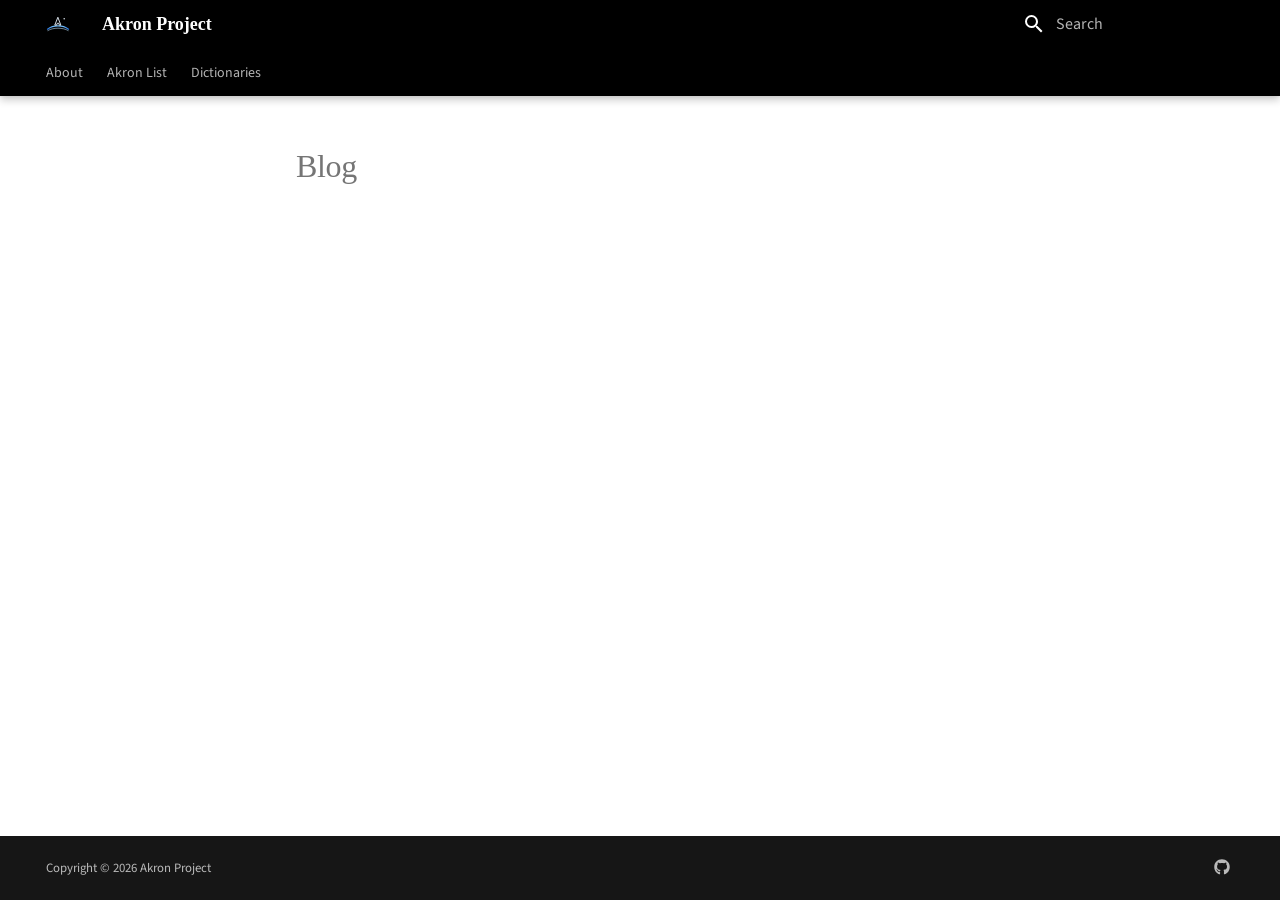
<file: blog/index.html>
<!doctype html>
<html lang="en" class="no-js">
  <head>
    
      <meta charset="utf-8">
      <meta name="viewport" content="width=device-width,initial-scale=1">
      
        <meta name="description" content="A curated list of technology gaps, highlighting their impact  on both space sensing and global challenges on Earth. ">
      
      
        <meta name="author" content="Valentin Grigoryevsky">
      
      
        <link rel="canonical" href="https://akronproject.com/blog/">
      
      
      
      
        
      
      
      <link rel="icon" href="../assets/images/favicon.svg">
      <meta name="generator" content="mkdocs-1.6.1, mkdocs-material-9.7.4">
    
    
      
        <title>Blog - Akron Project</title>
      
    
    
      <link rel="stylesheet" href="../assets/stylesheets/main.484c7ddc.min.css">
      
        
        <link rel="stylesheet" href="../assets/stylesheets/palette.ab4e12ef.min.css">
      
      


    
    
      
    
    
      
        
        
        <link rel="preconnect" href="https://fonts.gstatic.com" crossorigin>
        <link rel="stylesheet" href="https://fonts.googleapis.com/css?family=Source+Sans+3:300,300i,400,400i,700,700i%7CJetBrains+Mono:400,400i,700,700i&display=fallback">
        <style>:root{--md-text-font:"Source Sans 3";--md-code-font:"JetBrains Mono"}</style>
      
    
    
      <link rel="stylesheet" href="../assets/stylesheets/extra.css">
    
    <script>__md_scope=new URL("..",location),__md_hash=e=>[...e].reduce(((e,_)=>(e<<5)-e+_.charCodeAt(0)),0),__md_get=(e,_=localStorage,t=__md_scope)=>JSON.parse(_.getItem(t.pathname+"."+e)),__md_set=(e,_,t=localStorage,a=__md_scope)=>{try{t.setItem(a.pathname+"."+e,JSON.stringify(_))}catch(e){}}</script>
    
      
  


  
  

<script id="__analytics">function __md_analytics(){function e(){dataLayer.push(arguments)}window.dataLayer=window.dataLayer||[],e("js",new Date),e("config","G-PGQY4RT7B1"),document.addEventListener("DOMContentLoaded",(function(){document.forms.search&&document.forms.search.query.addEventListener("blur",(function(){this.value&&e("event","search",{search_term:this.value})}));document$.subscribe((function(){var t=document.forms.feedback;if(void 0!==t)for(var a of t.querySelectorAll("[type=submit]"))a.addEventListener("click",(function(a){a.preventDefault();var n=document.location.pathname,d=this.getAttribute("data-md-value");e("event","feedback",{page:n,data:d}),t.firstElementChild.disabled=!0;var r=t.querySelector(".md-feedback__note [data-md-value='"+d+"']");r&&(r.hidden=!1)})),t.hidden=!1})),location$.subscribe((function(t){e("config","G-PGQY4RT7B1",{page_path:t.pathname})}))}));var t=document.createElement("script");t.async=!0,t.src="https://www.googletagmanager.com/gtag/js?id=G-PGQY4RT7B1",document.getElementById("__analytics").insertAdjacentElement("afterEnd",t)}</script>
  
    <script>"undefined"!=typeof __md_analytics&&__md_analytics()</script>
  

    
    
  
  <meta name="robots" content="index, follow, max-snippet:-1, max-image-preview:large, max-video-preview:-1">
  <meta name="googlebot" content="index, follow">

  
  
  
  <meta name="description" content="A curated list of technology gaps, highlighting their impact  on both space sensing and global challenges on Earth. ">
  <link rel="canonical" href="https://akronproject.com/blog/">

  <meta property="og:type" content="website">
  <meta property="og:site_name" content="Akron Project">
  <meta property="og:title" content="Blog - Akron Project">
  <meta property="og:description" content="A curated list of technology gaps, highlighting their impact  on both space sensing and global challenges on Earth. ">
  <meta property="og:url" content="https://akronproject.com/blog/">
  <meta property="og:image" content="https://akronproject.com/assets/images/logo.svg">

  <meta name="twitter:card" content="summary_large_image">
  <meta name="twitter:title" content="Blog - Akron Project">
  <meta name="twitter:description" content="A curated list of technology gaps, highlighting their impact  on both space sensing and global challenges on Earth. ">
  <meta name="twitter:image" content="https://akronproject.com/assets/images/logo.svg">

  
  <script type="application/ld+json">{"@context": "https://schema.org", "@type": "WebSite", "description": "A curated list of technology gaps, highlighting their impact  on both space sensing and global challenges on Earth. ", "name": "Akron Project", "publisher": {"@type": "Organization", "logo": {"@type": "ImageObject", "url": "https://akronproject.com/assets/images/logo.svg"}, "name": "Akron Project", "url": "https://akronproject.com"}, "url": "https://akronproject.com/"}</script>

  
<meta property="og:type" content="website" />
<meta property="og:title" content="Blog - Akron Project" />
<meta property="og:description" content="A curated list of technology gaps, highlighting their impact  on both space sensing and global challenges on Earth. " />
<meta property="og:image" content="https://akronproject.com/assets/images/social/blog/index.png" />
<meta property="og:image:type" content="image/png" />
<meta property="og:image:width" content="1200" />
<meta property="og:image:height" content="630" />
<meta property="og:url" content="https://akronproject.com/blog/" />
<meta property="twitter:card" content="summary_large_image" />
<meta property="twitter:title" content="Blog - Akron Project" />
<meta property="twitter:description" content="A curated list of technology gaps, highlighting their impact  on both space sensing and global challenges on Earth. " />
<meta property="twitter:image" content="https://akronproject.com/assets/images/social/blog/index.png" />
</head>
  
  
    
    
    
    
    
    <body dir="ltr" data-md-color-scheme="default" data-md-color-primary="indigo" data-md-color-accent="indigo">
  
    
    <input class="md-toggle" data-md-toggle="drawer" type="checkbox" id="__drawer" autocomplete="off">
    <input class="md-toggle" data-md-toggle="search" type="checkbox" id="__search" autocomplete="off">
    <label class="md-overlay" for="__drawer"></label>
    <div data-md-component="skip">
      
        
        <a href="#blog" class="md-skip">
          Skip to content
        </a>
      
    </div>
    <div data-md-component="announce">
      
    </div>
    
    
      

  

<header class="md-header md-header--shadow md-header--lifted" data-md-component="header">
  <nav class="md-header__inner md-grid" aria-label="Header">
    <a href=".." title="Akron Project" class="md-header__button md-logo" aria-label="Akron Project" data-md-component="logo">
      
  <img src="../assets/images/logo.svg" alt="logo">

    </a>
    <label class="md-header__button md-icon" for="__drawer">
      
      <svg xmlns="http://www.w3.org/2000/svg" viewBox="0 0 24 24"><path d="M3 6h18v2H3zm0 5h18v2H3zm0 5h18v2H3z"/></svg>
    </label>
    <div class="md-header__title" data-md-component="header-title">
      <div class="md-header__ellipsis">
        <div class="md-header__topic">
          <span class="md-ellipsis">
            Akron Project
          </span>
        </div>
        <div class="md-header__topic" data-md-component="header-topic">
          <span class="md-ellipsis">
            
              Blog
            
          </span>
        </div>
      </div>
    </div>
    
      
    
    
    
    
      
      
        <label class="md-header__button md-icon" for="__search">
          
          <svg xmlns="http://www.w3.org/2000/svg" viewBox="0 0 24 24"><path d="M9.5 3A6.5 6.5 0 0 1 16 9.5c0 1.61-.59 3.09-1.56 4.23l.27.27h.79l5 5-1.5 1.5-5-5v-.79l-.27-.27A6.52 6.52 0 0 1 9.5 16 6.5 6.5 0 0 1 3 9.5 6.5 6.5 0 0 1 9.5 3m0 2C7 5 5 7 5 9.5S7 14 9.5 14 14 12 14 9.5 12 5 9.5 5"/></svg>
        </label>
        <div class="md-search" data-md-component="search" role="dialog">
  <label class="md-search__overlay" for="__search"></label>
  <div class="md-search__inner" role="search">
    <form class="md-search__form" name="search">
      <input type="text" class="md-search__input" name="query" aria-label="Search" placeholder="Search" autocapitalize="off" autocorrect="off" autocomplete="off" spellcheck="false" data-md-component="search-query" required>
      <label class="md-search__icon md-icon" for="__search">
        
        <svg xmlns="http://www.w3.org/2000/svg" viewBox="0 0 24 24"><path d="M9.5 3A6.5 6.5 0 0 1 16 9.5c0 1.61-.59 3.09-1.56 4.23l.27.27h.79l5 5-1.5 1.5-5-5v-.79l-.27-.27A6.52 6.52 0 0 1 9.5 16 6.5 6.5 0 0 1 3 9.5 6.5 6.5 0 0 1 9.5 3m0 2C7 5 5 7 5 9.5S7 14 9.5 14 14 12 14 9.5 12 5 9.5 5"/></svg>
        
        <svg xmlns="http://www.w3.org/2000/svg" viewBox="0 0 24 24"><path d="M20 11v2H8l5.5 5.5-1.42 1.42L4.16 12l7.92-7.92L13.5 5.5 8 11z"/></svg>
      </label>
      <nav class="md-search__options" aria-label="Search">
        
          <a href="javascript:void(0)" class="md-search__icon md-icon" title="Share" aria-label="Share" data-clipboard data-clipboard-text="" data-md-component="search-share" tabindex="-1">
            
            <svg xmlns="http://www.w3.org/2000/svg" viewBox="0 0 24 24"><path d="M18 16.08c-.76 0-1.44.3-1.96.77L8.91 12.7c.05-.23.09-.46.09-.7s-.04-.47-.09-.7l7.05-4.11c.54.5 1.25.81 2.04.81a3 3 0 0 0 3-3 3 3 0 0 0-3-3 3 3 0 0 0-3 3c0 .24.04.47.09.7L8.04 9.81C7.5 9.31 6.79 9 6 9a3 3 0 0 0-3 3 3 3 0 0 0 3 3c.79 0 1.5-.31 2.04-.81l7.12 4.15c-.05.21-.08.43-.08.66 0 1.61 1.31 2.91 2.92 2.91s2.92-1.3 2.92-2.91A2.92 2.92 0 0 0 18 16.08"/></svg>
          </a>
        
        <button type="reset" class="md-search__icon md-icon" title="Clear" aria-label="Clear" tabindex="-1">
          
          <svg xmlns="http://www.w3.org/2000/svg" viewBox="0 0 24 24"><path d="M19 6.41 17.59 5 12 10.59 6.41 5 5 6.41 10.59 12 5 17.59 6.41 19 12 13.41 17.59 19 19 17.59 13.41 12z"/></svg>
        </button>
      </nav>
      
        <div class="md-search__suggest" data-md-component="search-suggest"></div>
      
    </form>
    <div class="md-search__output">
      <div class="md-search__scrollwrap" tabindex="0" data-md-scrollfix>
        <div class="md-search-result" data-md-component="search-result">
          <div class="md-search-result__meta">
            Initializing search
          </div>
          <ol class="md-search-result__list" role="presentation"></ol>
        </div>
      </div>
    </div>
  </div>
</div>
      
    
    
  </nav>
  
    
      
<nav class="md-tabs" aria-label="Tabs" data-md-component="tabs">
  <div class="md-grid">
    <ul class="md-tabs__list">
      
        
  
  
  
  
    
    
      <li class="md-tabs__item">
        <a href=".." class="md-tabs__link">
          
  
  
    
  
  About

        </a>
      </li>
    
  

      
        
  
  
  
  
    
    
      <li class="md-tabs__item">
        <a href="../akron-list/" class="md-tabs__link">
          
  
  
    
  
  Akron List

        </a>
      </li>
    
  

      
        
  
  
  
  
    
    
      <li class="md-tabs__item">
        <a href="../dictionaries/" class="md-tabs__link">
          
  
  
    
  
  Dictionaries

        </a>
      </li>
    
  

      
    </ul>
  </div>
</nav>
    
  
</header>
    
    <div class="md-container" data-md-component="container">
      
      
        
      
      <main class="md-main" data-md-component="main">
        <div class="md-main__inner md-grid">
          
            
              
              <div class="md-sidebar md-sidebar--primary" data-md-component="sidebar" data-md-type="navigation" >
                <div class="md-sidebar__scrollwrap">
                  <div class="md-sidebar__inner">
                    


  


<nav class="md-nav md-nav--primary md-nav--lifted" aria-label="Navigation" data-md-level="0">
  <label class="md-nav__title" for="__drawer">
    <a href=".." title="Akron Project" class="md-nav__button md-logo" aria-label="Akron Project" data-md-component="logo">
      
  <img src="../assets/images/logo.svg" alt="logo">

    </a>
    Akron Project
  </label>
  
  <ul class="md-nav__list" data-md-scrollfix>
    
      
      
  
  
  
  
    
    
      
        
          
        
      
    
    
    
      
      
        
      
    
    
    <li class="md-nav__item md-nav__item--nested">
      
        
        
        <input class="md-nav__toggle md-toggle " type="checkbox" id="__nav_1" >
        
          
          <div class="md-nav__link md-nav__container">
            <a href=".." class="md-nav__link ">
              
  
  
  <span class="md-ellipsis">
    
  
    About
  

    
  </span>
  
  

            </a>
            
          </div>
        
        <nav class="md-nav" data-md-level="1" aria-labelledby="__nav_1_label" aria-expanded="false">
          <label class="md-nav__title" for="__nav_1">
            <span class="md-nav__icon md-icon"></span>
            
  
    About
  

          </label>
          <ul class="md-nav__list" data-md-scrollfix>
            
              
            
          </ul>
        </nav>
      
    </li>
  

    
      
      
  
  
  
  
    
    
      
        
          
        
      
    
    
    
      
      
        
      
    
    
    <li class="md-nav__item md-nav__item--nested">
      
        
        
        <input class="md-nav__toggle md-toggle " type="checkbox" id="__nav_2" >
        
          
          <div class="md-nav__link md-nav__container">
            <a href="../akron-list/" class="md-nav__link ">
              
  
  
  <span class="md-ellipsis">
    
  
    Akron List
  

    
  </span>
  
  

            </a>
            
          </div>
        
        <nav class="md-nav" data-md-level="1" aria-labelledby="__nav_2_label" aria-expanded="false">
          <label class="md-nav__title" for="__nav_2">
            <span class="md-nav__icon md-icon"></span>
            
  
    Akron List
  

          </label>
          <ul class="md-nav__list" data-md-scrollfix>
            
              
            
          </ul>
        </nav>
      
    </li>
  

    
      
      
  
  
  
  
    
    
      
        
          
        
      
        
      
        
      
        
      
        
      
        
      
        
      
        
      
    
    
    
      
      
        
      
    
    
    <li class="md-nav__item md-nav__item--nested">
      
        
        
        <input class="md-nav__toggle md-toggle " type="checkbox" id="__nav_3" >
        
          
          <div class="md-nav__link md-nav__container">
            <a href="../dictionaries/" class="md-nav__link ">
              
  
  
  <span class="md-ellipsis">
    
  
    Dictionaries
  

    
  </span>
  
  

            </a>
            
              
              <label class="md-nav__link " for="__nav_3" id="__nav_3_label" tabindex="0">
                <span class="md-nav__icon md-icon"></span>
              </label>
            
          </div>
        
        <nav class="md-nav" data-md-level="1" aria-labelledby="__nav_3_label" aria-expanded="false">
          <label class="md-nav__title" for="__nav_3">
            <span class="md-nav__icon md-icon"></span>
            
  
    Dictionaries
  

          </label>
          <ul class="md-nav__list" data-md-scrollfix>
            
              
            
              
                
  
  
  
  
    <li class="md-nav__item">
      <a href="../dictionaries/technology-gap-taxonomy/" class="md-nav__link">
        
  
  
  <span class="md-ellipsis">
    
  
    Technology Gap Taxonomy
  

    
  </span>
  
  

      </a>
    </li>
  

              
            
              
                
  
  
  
  
    <li class="md-nav__item">
      <a href="../dictionaries/technologies/" class="md-nav__link">
        
  
  
  <span class="md-ellipsis">
    
  
    Technologies
  

    
  </span>
  
  

      </a>
    </li>
  

              
            
              
                
  
  
  
  
    <li class="md-nav__item">
      <a href="../dictionaries/space-sensing-applications/" class="md-nav__link">
        
  
  
  <span class="md-ellipsis">
    
  
    Space Sensing Applications
  

    
  </span>
  
  

      </a>
    </li>
  

              
            
              
                
  
  
  
  
    <li class="md-nav__item">
      <a href="../dictionaries/earth-applications/" class="md-nav__link">
        
  
  
  <span class="md-ellipsis">
    
  
    Earth Applications
  

    
  </span>
  
  

      </a>
    </li>
  

              
            
              
                
  
  
  
  
    <li class="md-nav__item">
      <a href="../dictionaries/un-2030-sdgs/" class="md-nav__link">
        
  
  
  <span class="md-ellipsis">
    
  
    UN 2030 Sustainable Development Goals
  

    
  </span>
  
  

      </a>
    </li>
  

              
            
              
                
  
  
  
  
    <li class="md-nav__item">
      <a href="../dictionaries/oecd-frascati-rnd-fields/" class="md-nav__link">
        
  
  
  <span class="md-ellipsis">
    
  
    OECD Frascati R&D Fields
  

    
  </span>
  
  

      </a>
    </li>
  

              
            
              
                
  
  
  
  
    <li class="md-nav__item">
      <a href="../dictionaries/sources/" class="md-nav__link">
        
  
  
  <span class="md-ellipsis">
    
  
    Sources
  

    
  </span>
  
  

      </a>
    </li>
  

              
            
          </ul>
        </nav>
      
    </li>
  

    
  </ul>
</nav>
                  </div>
                </div>
              </div>
            
            
              
              <div class="md-sidebar md-sidebar--secondary" data-md-component="sidebar" data-md-type="toc" >
                <div class="md-sidebar__scrollwrap">
                  <div class="md-sidebar__inner">
                    

<nav class="md-nav md-nav--secondary" aria-label="Table of contents">
  
  
  
    
  
  
</nav>
                  </div>
                </div>
              </div>
            
          
          
  <div class="md-content" data-md-component="content">
    <div class="md-content__inner">
      <header class="md-typeset">
        <h1 id="blog">Blog<a class="headerlink" href="#blog" title="Permanent link">&para;</a></h1>
      </header>
      
      
    </div>
  </div>

          
  <script>var tabs=__md_get("__tabs");if(Array.isArray(tabs))e:for(var set of document.querySelectorAll(".tabbed-set")){var labels=set.querySelector(".tabbed-labels");for(var tab of tabs)for(var label of labels.getElementsByTagName("label"))if(label.innerText.trim()===tab){var input=document.getElementById(label.htmlFor);input.checked=!0;continue e}}</script>

<script>var target=document.getElementById(location.hash.slice(1));target&&target.name&&(target.checked=target.name.startsWith("__tabbed_"))</script>
        </div>
        
          <button type="button" class="md-top md-icon" data-md-component="top" hidden>
  
  <svg xmlns="http://www.w3.org/2000/svg" viewBox="0 0 24 24"><path d="M13 20h-2V8l-5.5 5.5-1.42-1.42L12 4.16l7.92 7.92-1.42 1.42L13 8z"/></svg>
  Back to top
</button>
        
      </main>
      
        <footer class="md-footer">
  
  <div class="md-footer-meta md-typeset">
    <div class="md-footer-meta__inner md-grid">
      <div class="md-copyright">
  
    <div class="md-copyright__highlight">
      Copyright &copy; 2026 Akron Project
    </div>
  
  
</div>
      
        
<div class="md-social">
  
    
    
    
    
      
      
    
    <a href="https://github.com/vgrigoryevsky/akronproject" target="_blank" rel="noopener" title="github.com" class="md-social__link">
      <svg xmlns="http://www.w3.org/2000/svg" viewBox="0 0 512 512"><!--! Font Awesome Free 7.1.0 by @fontawesome - https://fontawesome.com License - https://fontawesome.com/license/free (Icons: CC BY 4.0, Fonts: SIL OFL 1.1, Code: MIT License) Copyright 2025 Fonticons, Inc.--><path d="M173.9 397.4c0 2-2.3 3.6-5.2 3.6-3.3.3-5.6-1.3-5.6-3.6 0-2 2.3-3.6 5.2-3.6 3-.3 5.6 1.3 5.6 3.6m-31.1-4.5c-.7 2 1.3 4.3 4.3 4.9 2.6 1 5.6 0 6.2-2s-1.3-4.3-4.3-5.2c-2.6-.7-5.5.3-6.2 2.3m44.2-1.7c-2.9.7-4.9 2.6-4.6 4.9.3 2 2.9 3.3 5.9 2.6 2.9-.7 4.9-2.6 4.6-4.6-.3-1.9-3-3.2-5.9-2.9M252.8 8C114.1 8 8 113.3 8 252c0 110.9 69.8 205.8 169.5 239.2 12.8 2.3 17.3-5.6 17.3-12.1 0-6.2-.3-40.4-.3-61.4 0 0-70 15-84.7-29.8 0 0-11.4-29.1-27.8-36.6 0 0-22.9-15.7 1.6-15.4 0 0 24.9 2 38.6 25.8 21.9 38.6 58.6 27.5 72.9 20.9 2.3-16 8.8-27.1 16-33.7-55.9-6.2-112.3-14.3-112.3-110.5 0-27.5 7.6-41.3 23.6-58.9-2.6-6.5-11.1-33.3 2.6-67.9 20.9-6.5 69 27 69 27 20-5.6 41.5-8.5 62.8-8.5s42.8 2.9 62.8 8.5c0 0 48.1-33.6 69-27 13.7 34.7 5.2 61.4 2.6 67.9 16 17.7 25.8 31.5 25.8 58.9 0 96.5-58.9 104.2-114.8 110.5 9.2 7.9 17 22.9 17 46.4 0 33.7-.3 75.4-.3 83.6 0 6.5 4.6 14.4 17.3 12.1C436.2 457.8 504 362.9 504 252 504 113.3 391.5 8 252.8 8M105.2 352.9c-1.3 1-1 3.3.7 5.2 1.6 1.6 3.9 2.3 5.2 1 1.3-1 1-3.3-.7-5.2-1.6-1.6-3.9-2.3-5.2-1m-10.8-8.1c-.7 1.3.3 2.9 2.3 3.9 1.6 1 3.6.7 4.3-.7.7-1.3-.3-2.9-2.3-3.9-2-.6-3.6-.3-4.3.7m32.4 35.6c-1.6 1.3-1 4.3 1.3 6.2 2.3 2.3 5.2 2.6 6.5 1 1.3-1.3.7-4.3-1.3-6.2-2.2-2.3-5.2-2.6-6.5-1m-11.4-14.7c-1.6 1-1.6 3.6 0 5.9s4.3 3.3 5.6 2.3c1.6-1.3 1.6-3.9 0-6.2-1.4-2.3-4-3.3-5.6-2"/></svg>
    </a>
  
</div>
      
    </div>
  </div>
</footer>
      
    </div>
    <div class="md-dialog" data-md-component="dialog">
      <div class="md-dialog__inner md-typeset"></div>
    </div>
    
    
    
      
      
      <script id="__config" type="application/json">{"annotate": null, "base": "..", "features": ["announce.dismiss", "content.action.edit", "content.action.view", "content.code.annotate", "content.code.copy", "content.code.select", "content.tabs.link", "content.tooltips", "navigation.indexes", "navigation.sections", "navigation.tabs", "navigation.tabs.sticky", "navigation.top", "navigation.tracking", "search.highlight", "search.share", "search.suggest", "toc.follow"], "search": "../assets/javascripts/workers/search.2c215733.min.js", "tags": null, "translations": {"clipboard.copied": "Copied to clipboard", "clipboard.copy": "Copy to clipboard", "search.result.more.one": "1 more on this page", "search.result.more.other": "# more on this page", "search.result.none": "No matching documents", "search.result.one": "1 matching document", "search.result.other": "# matching documents", "search.result.placeholder": "Type to start searching", "search.result.term.missing": "Missing", "select.version": "Select version"}, "version": null}</script>
    
    
      <script src="../assets/javascripts/bundle.79ae519e.min.js"></script>
      
    
  </body>
</html>
</file>
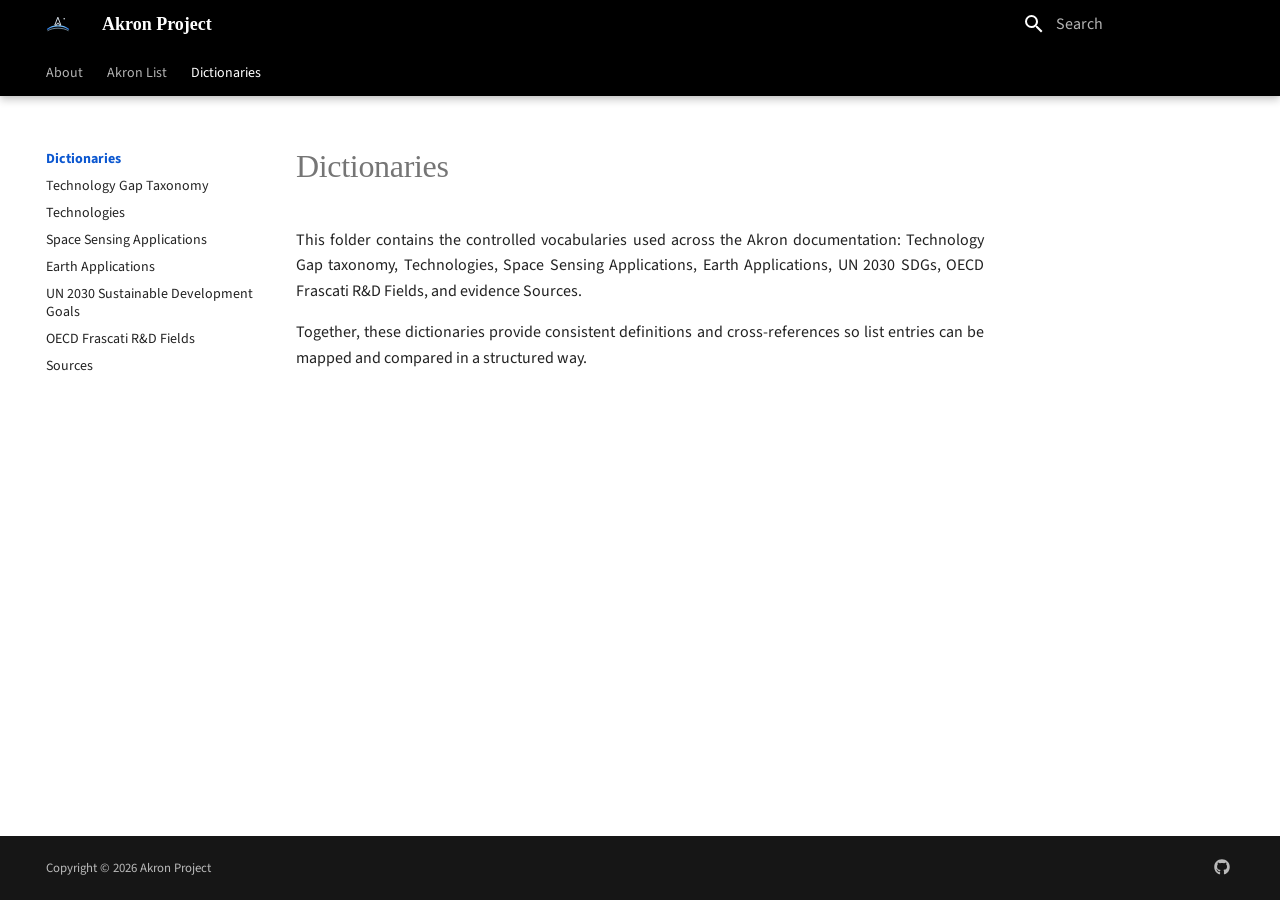
<file: dictionaries/index.html>
<!doctype html>
<html lang="en" class="no-js">
  <head>
    
      <meta charset="utf-8">
      <meta name="viewport" content="width=device-width,initial-scale=1">
      
        <meta name="description" content="A curated list of technology gaps, highlighting their impact  on both space sensing and global challenges on Earth. ">
      
      
        <meta name="author" content="Valentin Grigoryevsky">
      
      
        <link rel="canonical" href="https://akronproject.com/dictionaries/">
      
      
        <link rel="prev" href="../akron-list/">
      
      
        <link rel="next" href="technology-gap-taxonomy/">
      
      
        
      
      
      <link rel="icon" href="../assets/images/favicon.svg">
      <meta name="generator" content="mkdocs-1.6.1, mkdocs-material-9.7.4">
    
    
      
        <title>Dictionaries - Akron Project</title>
      
    
    
      <link rel="stylesheet" href="../assets/stylesheets/main.484c7ddc.min.css">
      
        
        <link rel="stylesheet" href="../assets/stylesheets/palette.ab4e12ef.min.css">
      
      


    
    
      
    
    
      
        
        
        <link rel="preconnect" href="https://fonts.gstatic.com" crossorigin>
        <link rel="stylesheet" href="https://fonts.googleapis.com/css?family=Source+Sans+3:300,300i,400,400i,700,700i%7CJetBrains+Mono:400,400i,700,700i&display=fallback">
        <style>:root{--md-text-font:"Source Sans 3";--md-code-font:"JetBrains Mono"}</style>
      
    
    
      <link rel="stylesheet" href="../assets/stylesheets/extra.css">
    
    <script>__md_scope=new URL("..",location),__md_hash=e=>[...e].reduce(((e,_)=>(e<<5)-e+_.charCodeAt(0)),0),__md_get=(e,_=localStorage,t=__md_scope)=>JSON.parse(_.getItem(t.pathname+"."+e)),__md_set=(e,_,t=localStorage,a=__md_scope)=>{try{t.setItem(a.pathname+"."+e,JSON.stringify(_))}catch(e){}}</script>
    
      
  


  
  

<script id="__analytics">function __md_analytics(){function e(){dataLayer.push(arguments)}window.dataLayer=window.dataLayer||[],e("js",new Date),e("config","G-PGQY4RT7B1"),document.addEventListener("DOMContentLoaded",(function(){document.forms.search&&document.forms.search.query.addEventListener("blur",(function(){this.value&&e("event","search",{search_term:this.value})}));document$.subscribe((function(){var t=document.forms.feedback;if(void 0!==t)for(var a of t.querySelectorAll("[type=submit]"))a.addEventListener("click",(function(a){a.preventDefault();var n=document.location.pathname,d=this.getAttribute("data-md-value");e("event","feedback",{page:n,data:d}),t.firstElementChild.disabled=!0;var r=t.querySelector(".md-feedback__note [data-md-value='"+d+"']");r&&(r.hidden=!1)})),t.hidden=!1})),location$.subscribe((function(t){e("config","G-PGQY4RT7B1",{page_path:t.pathname})}))}));var t=document.createElement("script");t.async=!0,t.src="https://www.googletagmanager.com/gtag/js?id=G-PGQY4RT7B1",document.getElementById("__analytics").insertAdjacentElement("afterEnd",t)}</script>
  
    <script>"undefined"!=typeof __md_analytics&&__md_analytics()</script>
  

    
    
  
  <meta name="robots" content="index, follow, max-snippet:-1, max-image-preview:large, max-video-preview:-1">
  <meta name="googlebot" content="index, follow">

  
  
  
  <meta name="description" content="A curated list of technology gaps, highlighting their impact  on both space sensing and global challenges on Earth. ">
  <link rel="canonical" href="https://akronproject.com/dictionaries/">

  <meta property="og:type" content="website">
  <meta property="og:site_name" content="Akron Project">
  <meta property="og:title" content="Dictionaries - Akron Project">
  <meta property="og:description" content="A curated list of technology gaps, highlighting their impact  on both space sensing and global challenges on Earth. ">
  <meta property="og:url" content="https://akronproject.com/dictionaries/">
  <meta property="og:image" content="https://akronproject.com/assets/images/logo.svg">

  <meta name="twitter:card" content="summary_large_image">
  <meta name="twitter:title" content="Dictionaries - Akron Project">
  <meta name="twitter:description" content="A curated list of technology gaps, highlighting their impact  on both space sensing and global challenges on Earth. ">
  <meta name="twitter:image" content="https://akronproject.com/assets/images/logo.svg">

  
  <script type="application/ld+json">{"@context": "https://schema.org", "@type": "WebSite", "description": "A curated list of technology gaps, highlighting their impact  on both space sensing and global challenges on Earth. ", "name": "Akron Project", "publisher": {"@type": "Organization", "logo": {"@type": "ImageObject", "url": "https://akronproject.com/assets/images/logo.svg"}, "name": "Akron Project", "url": "https://akronproject.com"}, "url": "https://akronproject.com/"}</script>

  
<meta property="og:type" content="website" />
<meta property="og:title" content="Dictionaries - Akron Project" />
<meta property="og:description" content="A curated list of technology gaps, highlighting their impact  on both space sensing and global challenges on Earth. " />
<meta property="og:image" content="https://akronproject.com/assets/images/social/dictionaries/index.png" />
<meta property="og:image:type" content="image/png" />
<meta property="og:image:width" content="1200" />
<meta property="og:image:height" content="630" />
<meta property="og:url" content="https://akronproject.com/dictionaries/" />
<meta property="twitter:card" content="summary_large_image" />
<meta property="twitter:title" content="Dictionaries - Akron Project" />
<meta property="twitter:description" content="A curated list of technology gaps, highlighting their impact  on both space sensing and global challenges on Earth. " />
<meta property="twitter:image" content="https://akronproject.com/assets/images/social/dictionaries/index.png" />
</head>
  
  
    
    
    
    
    
    <body dir="ltr" data-md-color-scheme="default" data-md-color-primary="indigo" data-md-color-accent="indigo">
  
    
    <input class="md-toggle" data-md-toggle="drawer" type="checkbox" id="__drawer" autocomplete="off">
    <input class="md-toggle" data-md-toggle="search" type="checkbox" id="__search" autocomplete="off">
    <label class="md-overlay" for="__drawer"></label>
    <div data-md-component="skip">
      
        
        <a href="#dictionaries" class="md-skip">
          Skip to content
        </a>
      
    </div>
    <div data-md-component="announce">
      
    </div>
    
    
      

  

<header class="md-header md-header--shadow md-header--lifted" data-md-component="header">
  <nav class="md-header__inner md-grid" aria-label="Header">
    <a href=".." title="Akron Project" class="md-header__button md-logo" aria-label="Akron Project" data-md-component="logo">
      
  <img src="../assets/images/logo.svg" alt="logo">

    </a>
    <label class="md-header__button md-icon" for="__drawer">
      
      <svg xmlns="http://www.w3.org/2000/svg" viewBox="0 0 24 24"><path d="M3 6h18v2H3zm0 5h18v2H3zm0 5h18v2H3z"/></svg>
    </label>
    <div class="md-header__title" data-md-component="header-title">
      <div class="md-header__ellipsis">
        <div class="md-header__topic">
          <span class="md-ellipsis">
            Akron Project
          </span>
        </div>
        <div class="md-header__topic" data-md-component="header-topic">
          <span class="md-ellipsis">
            
              Dictionaries
            
          </span>
        </div>
      </div>
    </div>
    
      
    
    
    
    
      
      
        <label class="md-header__button md-icon" for="__search">
          
          <svg xmlns="http://www.w3.org/2000/svg" viewBox="0 0 24 24"><path d="M9.5 3A6.5 6.5 0 0 1 16 9.5c0 1.61-.59 3.09-1.56 4.23l.27.27h.79l5 5-1.5 1.5-5-5v-.79l-.27-.27A6.52 6.52 0 0 1 9.5 16 6.5 6.5 0 0 1 3 9.5 6.5 6.5 0 0 1 9.5 3m0 2C7 5 5 7 5 9.5S7 14 9.5 14 14 12 14 9.5 12 5 9.5 5"/></svg>
        </label>
        <div class="md-search" data-md-component="search" role="dialog">
  <label class="md-search__overlay" for="__search"></label>
  <div class="md-search__inner" role="search">
    <form class="md-search__form" name="search">
      <input type="text" class="md-search__input" name="query" aria-label="Search" placeholder="Search" autocapitalize="off" autocorrect="off" autocomplete="off" spellcheck="false" data-md-component="search-query" required>
      <label class="md-search__icon md-icon" for="__search">
        
        <svg xmlns="http://www.w3.org/2000/svg" viewBox="0 0 24 24"><path d="M9.5 3A6.5 6.5 0 0 1 16 9.5c0 1.61-.59 3.09-1.56 4.23l.27.27h.79l5 5-1.5 1.5-5-5v-.79l-.27-.27A6.52 6.52 0 0 1 9.5 16 6.5 6.5 0 0 1 3 9.5 6.5 6.5 0 0 1 9.5 3m0 2C7 5 5 7 5 9.5S7 14 9.5 14 14 12 14 9.5 12 5 9.5 5"/></svg>
        
        <svg xmlns="http://www.w3.org/2000/svg" viewBox="0 0 24 24"><path d="M20 11v2H8l5.5 5.5-1.42 1.42L4.16 12l7.92-7.92L13.5 5.5 8 11z"/></svg>
      </label>
      <nav class="md-search__options" aria-label="Search">
        
          <a href="javascript:void(0)" class="md-search__icon md-icon" title="Share" aria-label="Share" data-clipboard data-clipboard-text="" data-md-component="search-share" tabindex="-1">
            
            <svg xmlns="http://www.w3.org/2000/svg" viewBox="0 0 24 24"><path d="M18 16.08c-.76 0-1.44.3-1.96.77L8.91 12.7c.05-.23.09-.46.09-.7s-.04-.47-.09-.7l7.05-4.11c.54.5 1.25.81 2.04.81a3 3 0 0 0 3-3 3 3 0 0 0-3-3 3 3 0 0 0-3 3c0 .24.04.47.09.7L8.04 9.81C7.5 9.31 6.79 9 6 9a3 3 0 0 0-3 3 3 3 0 0 0 3 3c.79 0 1.5-.31 2.04-.81l7.12 4.15c-.05.21-.08.43-.08.66 0 1.61 1.31 2.91 2.92 2.91s2.92-1.3 2.92-2.91A2.92 2.92 0 0 0 18 16.08"/></svg>
          </a>
        
        <button type="reset" class="md-search__icon md-icon" title="Clear" aria-label="Clear" tabindex="-1">
          
          <svg xmlns="http://www.w3.org/2000/svg" viewBox="0 0 24 24"><path d="M19 6.41 17.59 5 12 10.59 6.41 5 5 6.41 10.59 12 5 17.59 6.41 19 12 13.41 17.59 19 19 17.59 13.41 12z"/></svg>
        </button>
      </nav>
      
        <div class="md-search__suggest" data-md-component="search-suggest"></div>
      
    </form>
    <div class="md-search__output">
      <div class="md-search__scrollwrap" tabindex="0" data-md-scrollfix>
        <div class="md-search-result" data-md-component="search-result">
          <div class="md-search-result__meta">
            Initializing search
          </div>
          <ol class="md-search-result__list" role="presentation"></ol>
        </div>
      </div>
    </div>
  </div>
</div>
      
    
    
  </nav>
  
    
      
<nav class="md-tabs" aria-label="Tabs" data-md-component="tabs">
  <div class="md-grid">
    <ul class="md-tabs__list">
      
        
  
  
  
  
    
    
      <li class="md-tabs__item">
        <a href=".." class="md-tabs__link">
          
  
  
    
  
  About

        </a>
      </li>
    
  

      
        
  
  
  
  
    
    
      <li class="md-tabs__item">
        <a href="../akron-list/" class="md-tabs__link">
          
  
  
    
  
  Akron List

        </a>
      </li>
    
  

      
        
  
  
  
    
  
  
    
    
      <li class="md-tabs__item md-tabs__item--active">
        <a href="./" class="md-tabs__link">
          
  
  
    
  
  Dictionaries

        </a>
      </li>
    
  

      
    </ul>
  </div>
</nav>
    
  
</header>
    
    <div class="md-container" data-md-component="container">
      
      
        
      
      <main class="md-main" data-md-component="main">
        <div class="md-main__inner md-grid">
          
            
              
              <div class="md-sidebar md-sidebar--primary" data-md-component="sidebar" data-md-type="navigation" >
                <div class="md-sidebar__scrollwrap">
                  <div class="md-sidebar__inner">
                    


  


<nav class="md-nav md-nav--primary md-nav--lifted" aria-label="Navigation" data-md-level="0">
  <label class="md-nav__title" for="__drawer">
    <a href=".." title="Akron Project" class="md-nav__button md-logo" aria-label="Akron Project" data-md-component="logo">
      
  <img src="../assets/images/logo.svg" alt="logo">

    </a>
    Akron Project
  </label>
  
  <ul class="md-nav__list" data-md-scrollfix>
    
      
      
  
  
  
  
    
    
      
        
          
        
      
    
    
    
      
      
        
      
    
    
    <li class="md-nav__item md-nav__item--nested">
      
        
        
        <input class="md-nav__toggle md-toggle " type="checkbox" id="__nav_1" >
        
          
          <div class="md-nav__link md-nav__container">
            <a href=".." class="md-nav__link ">
              
  
  
  <span class="md-ellipsis">
    
  
    About
  

    
  </span>
  
  

            </a>
            
          </div>
        
        <nav class="md-nav" data-md-level="1" aria-labelledby="__nav_1_label" aria-expanded="false">
          <label class="md-nav__title" for="__nav_1">
            <span class="md-nav__icon md-icon"></span>
            
  
    About
  

          </label>
          <ul class="md-nav__list" data-md-scrollfix>
            
              
            
          </ul>
        </nav>
      
    </li>
  

    
      
      
  
  
  
  
    
    
      
        
          
        
      
    
    
    
      
      
        
      
    
    
    <li class="md-nav__item md-nav__item--nested">
      
        
        
        <input class="md-nav__toggle md-toggle " type="checkbox" id="__nav_2" >
        
          
          <div class="md-nav__link md-nav__container">
            <a href="../akron-list/" class="md-nav__link ">
              
  
  
  <span class="md-ellipsis">
    
  
    Akron List
  

    
  </span>
  
  

            </a>
            
          </div>
        
        <nav class="md-nav" data-md-level="1" aria-labelledby="__nav_2_label" aria-expanded="false">
          <label class="md-nav__title" for="__nav_2">
            <span class="md-nav__icon md-icon"></span>
            
  
    Akron List
  

          </label>
          <ul class="md-nav__list" data-md-scrollfix>
            
              
            
          </ul>
        </nav>
      
    </li>
  

    
      
      
  
  
    
  
  
  
    
    
      
        
          
        
      
        
      
        
      
        
      
        
      
        
      
        
      
        
      
    
    
    
      
        
        
      
      
        
      
    
    
    <li class="md-nav__item md-nav__item--active md-nav__item--section md-nav__item--nested">
      
        
        
        <input class="md-nav__toggle md-toggle " type="checkbox" id="__nav_3" checked>
        
          
          <div class="md-nav__link md-nav__container">
            <a href="./" class="md-nav__link md-nav__link--active">
              
  
  
  <span class="md-ellipsis">
    
  
    Dictionaries
  

    
  </span>
  
  

            </a>
            
              
              <label class="md-nav__link md-nav__link--active" for="__nav_3" id="__nav_3_label" tabindex="">
                <span class="md-nav__icon md-icon"></span>
              </label>
            
          </div>
        
        <nav class="md-nav" data-md-level="1" aria-labelledby="__nav_3_label" aria-expanded="true">
          <label class="md-nav__title" for="__nav_3">
            <span class="md-nav__icon md-icon"></span>
            
  
    Dictionaries
  

          </label>
          <ul class="md-nav__list" data-md-scrollfix>
            
              
            
              
                
  
  
  
  
    <li class="md-nav__item">
      <a href="technology-gap-taxonomy/" class="md-nav__link">
        
  
  
  <span class="md-ellipsis">
    
  
    Technology Gap Taxonomy
  

    
  </span>
  
  

      </a>
    </li>
  

              
            
              
                
  
  
  
  
    <li class="md-nav__item">
      <a href="technologies/" class="md-nav__link">
        
  
  
  <span class="md-ellipsis">
    
  
    Technologies
  

    
  </span>
  
  

      </a>
    </li>
  

              
            
              
                
  
  
  
  
    <li class="md-nav__item">
      <a href="space-sensing-applications/" class="md-nav__link">
        
  
  
  <span class="md-ellipsis">
    
  
    Space Sensing Applications
  

    
  </span>
  
  

      </a>
    </li>
  

              
            
              
                
  
  
  
  
    <li class="md-nav__item">
      <a href="earth-applications/" class="md-nav__link">
        
  
  
  <span class="md-ellipsis">
    
  
    Earth Applications
  

    
  </span>
  
  

      </a>
    </li>
  

              
            
              
                
  
  
  
  
    <li class="md-nav__item">
      <a href="un-2030-sdgs/" class="md-nav__link">
        
  
  
  <span class="md-ellipsis">
    
  
    UN 2030 Sustainable Development Goals
  

    
  </span>
  
  

      </a>
    </li>
  

              
            
              
                
  
  
  
  
    <li class="md-nav__item">
      <a href="oecd-frascati-rnd-fields/" class="md-nav__link">
        
  
  
  <span class="md-ellipsis">
    
  
    OECD Frascati R&D Fields
  

    
  </span>
  
  

      </a>
    </li>
  

              
            
              
                
  
  
  
  
    <li class="md-nav__item">
      <a href="sources/" class="md-nav__link">
        
  
  
  <span class="md-ellipsis">
    
  
    Sources
  

    
  </span>
  
  

      </a>
    </li>
  

              
            
          </ul>
        </nav>
      
    </li>
  

    
  </ul>
</nav>
                  </div>
                </div>
              </div>
            
            
              
              <div class="md-sidebar md-sidebar--secondary" data-md-component="sidebar" data-md-type="toc" >
                <div class="md-sidebar__scrollwrap">
                  <div class="md-sidebar__inner">
                    

<nav class="md-nav md-nav--secondary" aria-label="Table of contents">
  
  
  
    
  
  
</nav>
                  </div>
                </div>
              </div>
            
          
          
            <div class="md-content" data-md-component="content">
              
              <article class="md-content__inner md-typeset">
                
                  



<h1 id="dictionaries">Dictionaries<a class="headerlink" href="#dictionaries" title="Permanent link">&para;</a></h1>
<p>This folder contains the controlled vocabularies used across the Akron documentation: Technology Gap taxonomy, Technologies, Space Sensing Applications, Earth Applications, UN 2030 SDGs, OECD Frascati R&amp;D Fields, and evidence Sources. </p>
<p>Together, these dictionaries provide consistent definitions and cross-references so list entries can be mapped and compared in a structured way.</p>









  




                
              </article>
            </div>
          
          
  <script>var tabs=__md_get("__tabs");if(Array.isArray(tabs))e:for(var set of document.querySelectorAll(".tabbed-set")){var labels=set.querySelector(".tabbed-labels");for(var tab of tabs)for(var label of labels.getElementsByTagName("label"))if(label.innerText.trim()===tab){var input=document.getElementById(label.htmlFor);input.checked=!0;continue e}}</script>

<script>var target=document.getElementById(location.hash.slice(1));target&&target.name&&(target.checked=target.name.startsWith("__tabbed_"))</script>
        </div>
        
          <button type="button" class="md-top md-icon" data-md-component="top" hidden>
  
  <svg xmlns="http://www.w3.org/2000/svg" viewBox="0 0 24 24"><path d="M13 20h-2V8l-5.5 5.5-1.42-1.42L12 4.16l7.92 7.92-1.42 1.42L13 8z"/></svg>
  Back to top
</button>
        
      </main>
      
        <footer class="md-footer">
  
  <div class="md-footer-meta md-typeset">
    <div class="md-footer-meta__inner md-grid">
      <div class="md-copyright">
  
    <div class="md-copyright__highlight">
      Copyright &copy; 2026 Akron Project
    </div>
  
  
</div>
      
        
<div class="md-social">
  
    
    
    
    
      
      
    
    <a href="https://github.com/vgrigoryevsky/akronproject" target="_blank" rel="noopener" title="github.com" class="md-social__link">
      <svg xmlns="http://www.w3.org/2000/svg" viewBox="0 0 512 512"><!--! Font Awesome Free 7.1.0 by @fontawesome - https://fontawesome.com License - https://fontawesome.com/license/free (Icons: CC BY 4.0, Fonts: SIL OFL 1.1, Code: MIT License) Copyright 2025 Fonticons, Inc.--><path d="M173.9 397.4c0 2-2.3 3.6-5.2 3.6-3.3.3-5.6-1.3-5.6-3.6 0-2 2.3-3.6 5.2-3.6 3-.3 5.6 1.3 5.6 3.6m-31.1-4.5c-.7 2 1.3 4.3 4.3 4.9 2.6 1 5.6 0 6.2-2s-1.3-4.3-4.3-5.2c-2.6-.7-5.5.3-6.2 2.3m44.2-1.7c-2.9.7-4.9 2.6-4.6 4.9.3 2 2.9 3.3 5.9 2.6 2.9-.7 4.9-2.6 4.6-4.6-.3-1.9-3-3.2-5.9-2.9M252.8 8C114.1 8 8 113.3 8 252c0 110.9 69.8 205.8 169.5 239.2 12.8 2.3 17.3-5.6 17.3-12.1 0-6.2-.3-40.4-.3-61.4 0 0-70 15-84.7-29.8 0 0-11.4-29.1-27.8-36.6 0 0-22.9-15.7 1.6-15.4 0 0 24.9 2 38.6 25.8 21.9 38.6 58.6 27.5 72.9 20.9 2.3-16 8.8-27.1 16-33.7-55.9-6.2-112.3-14.3-112.3-110.5 0-27.5 7.6-41.3 23.6-58.9-2.6-6.5-11.1-33.3 2.6-67.9 20.9-6.5 69 27 69 27 20-5.6 41.5-8.5 62.8-8.5s42.8 2.9 62.8 8.5c0 0 48.1-33.6 69-27 13.7 34.7 5.2 61.4 2.6 67.9 16 17.7 25.8 31.5 25.8 58.9 0 96.5-58.9 104.2-114.8 110.5 9.2 7.9 17 22.9 17 46.4 0 33.7-.3 75.4-.3 83.6 0 6.5 4.6 14.4 17.3 12.1C436.2 457.8 504 362.9 504 252 504 113.3 391.5 8 252.8 8M105.2 352.9c-1.3 1-1 3.3.7 5.2 1.6 1.6 3.9 2.3 5.2 1 1.3-1 1-3.3-.7-5.2-1.6-1.6-3.9-2.3-5.2-1m-10.8-8.1c-.7 1.3.3 2.9 2.3 3.9 1.6 1 3.6.7 4.3-.7.7-1.3-.3-2.9-2.3-3.9-2-.6-3.6-.3-4.3.7m32.4 35.6c-1.6 1.3-1 4.3 1.3 6.2 2.3 2.3 5.2 2.6 6.5 1 1.3-1.3.7-4.3-1.3-6.2-2.2-2.3-5.2-2.6-6.5-1m-11.4-14.7c-1.6 1-1.6 3.6 0 5.9s4.3 3.3 5.6 2.3c1.6-1.3 1.6-3.9 0-6.2-1.4-2.3-4-3.3-5.6-2"/></svg>
    </a>
  
</div>
      
    </div>
  </div>
</footer>
      
    </div>
    <div class="md-dialog" data-md-component="dialog">
      <div class="md-dialog__inner md-typeset"></div>
    </div>
    
    
    
      
      
      <script id="__config" type="application/json">{"annotate": null, "base": "..", "features": ["announce.dismiss", "content.action.edit", "content.action.view", "content.code.annotate", "content.code.copy", "content.code.select", "content.tabs.link", "content.tooltips", "navigation.indexes", "navigation.sections", "navigation.tabs", "navigation.tabs.sticky", "navigation.top", "navigation.tracking", "search.highlight", "search.share", "search.suggest", "toc.follow"], "search": "../assets/javascripts/workers/search.2c215733.min.js", "tags": null, "translations": {"clipboard.copied": "Copied to clipboard", "clipboard.copy": "Copy to clipboard", "search.result.more.one": "1 more on this page", "search.result.more.other": "# more on this page", "search.result.none": "No matching documents", "search.result.one": "1 matching document", "search.result.other": "# matching documents", "search.result.placeholder": "Type to start searching", "search.result.term.missing": "Missing", "select.version": "Select version"}, "version": null}</script>
    
    
      <script src="../assets/javascripts/bundle.79ae519e.min.js"></script>
      
    
  </body>
</html>
</file>
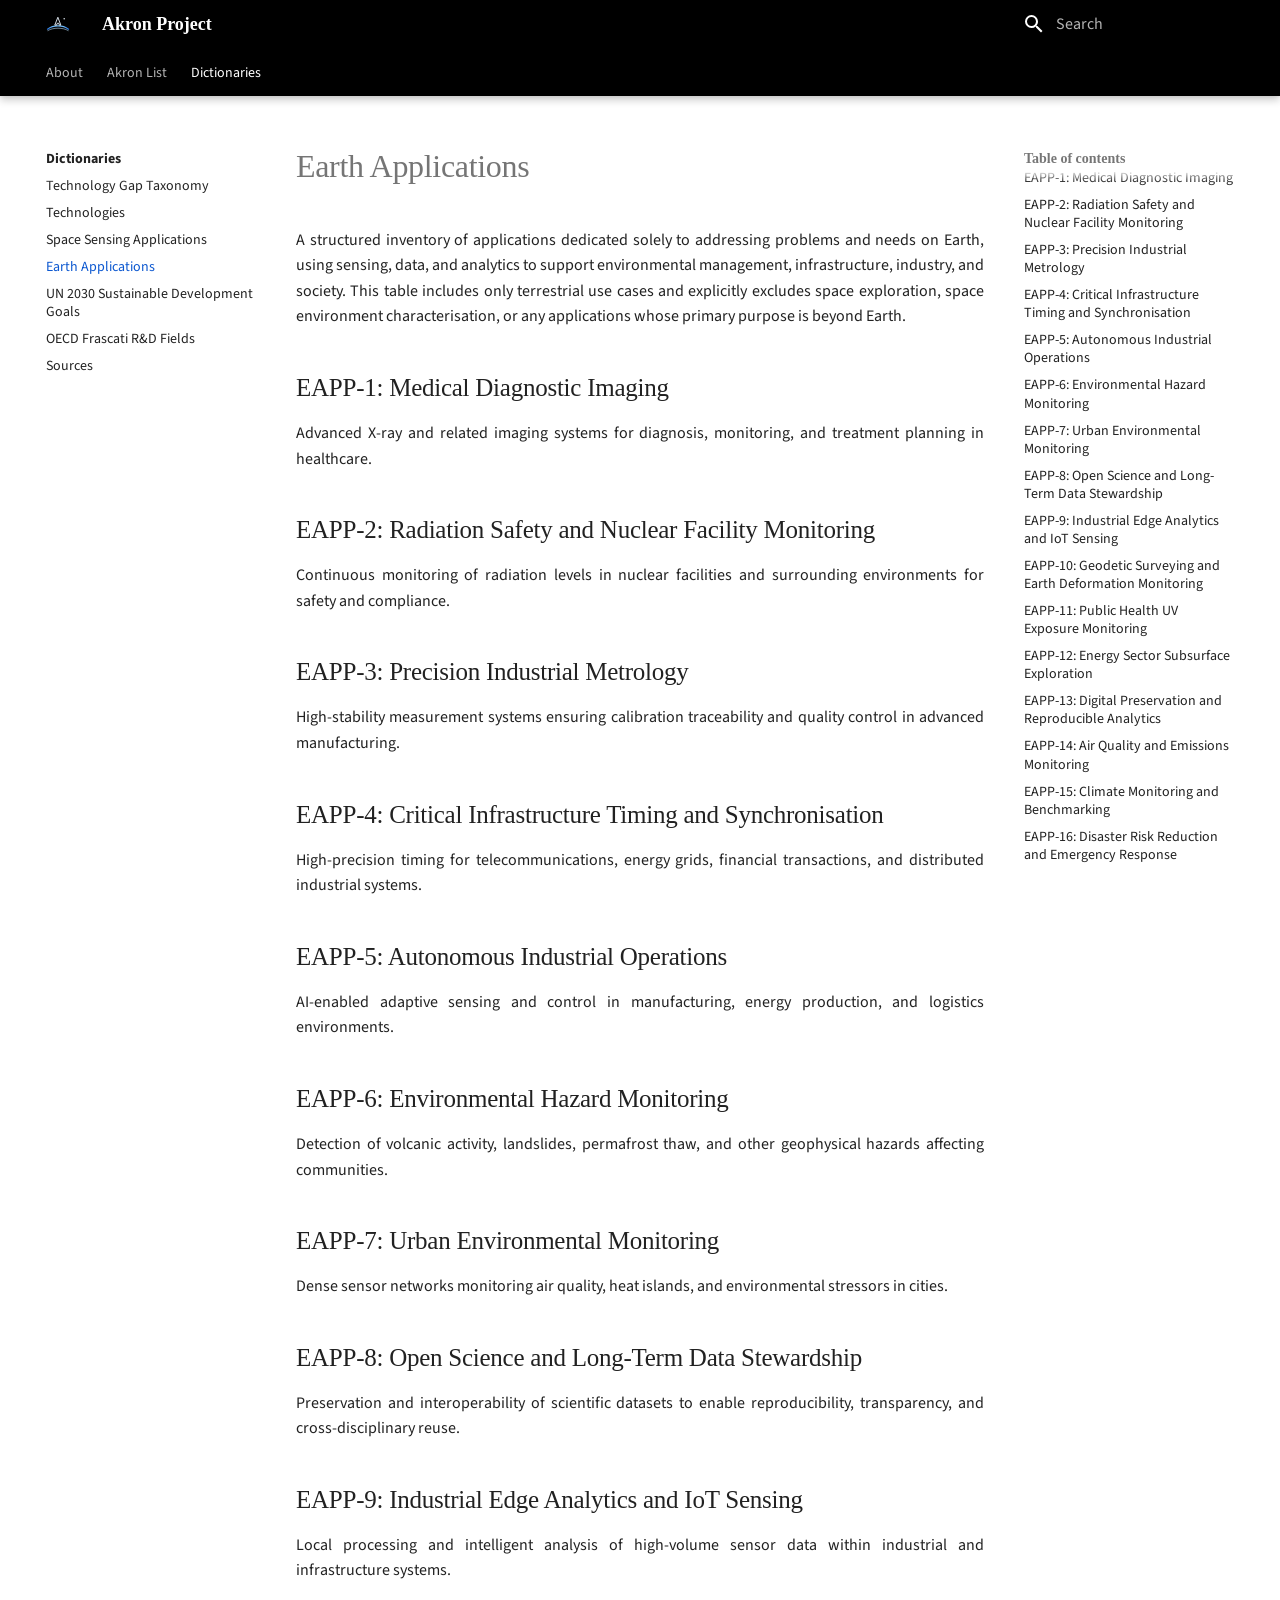
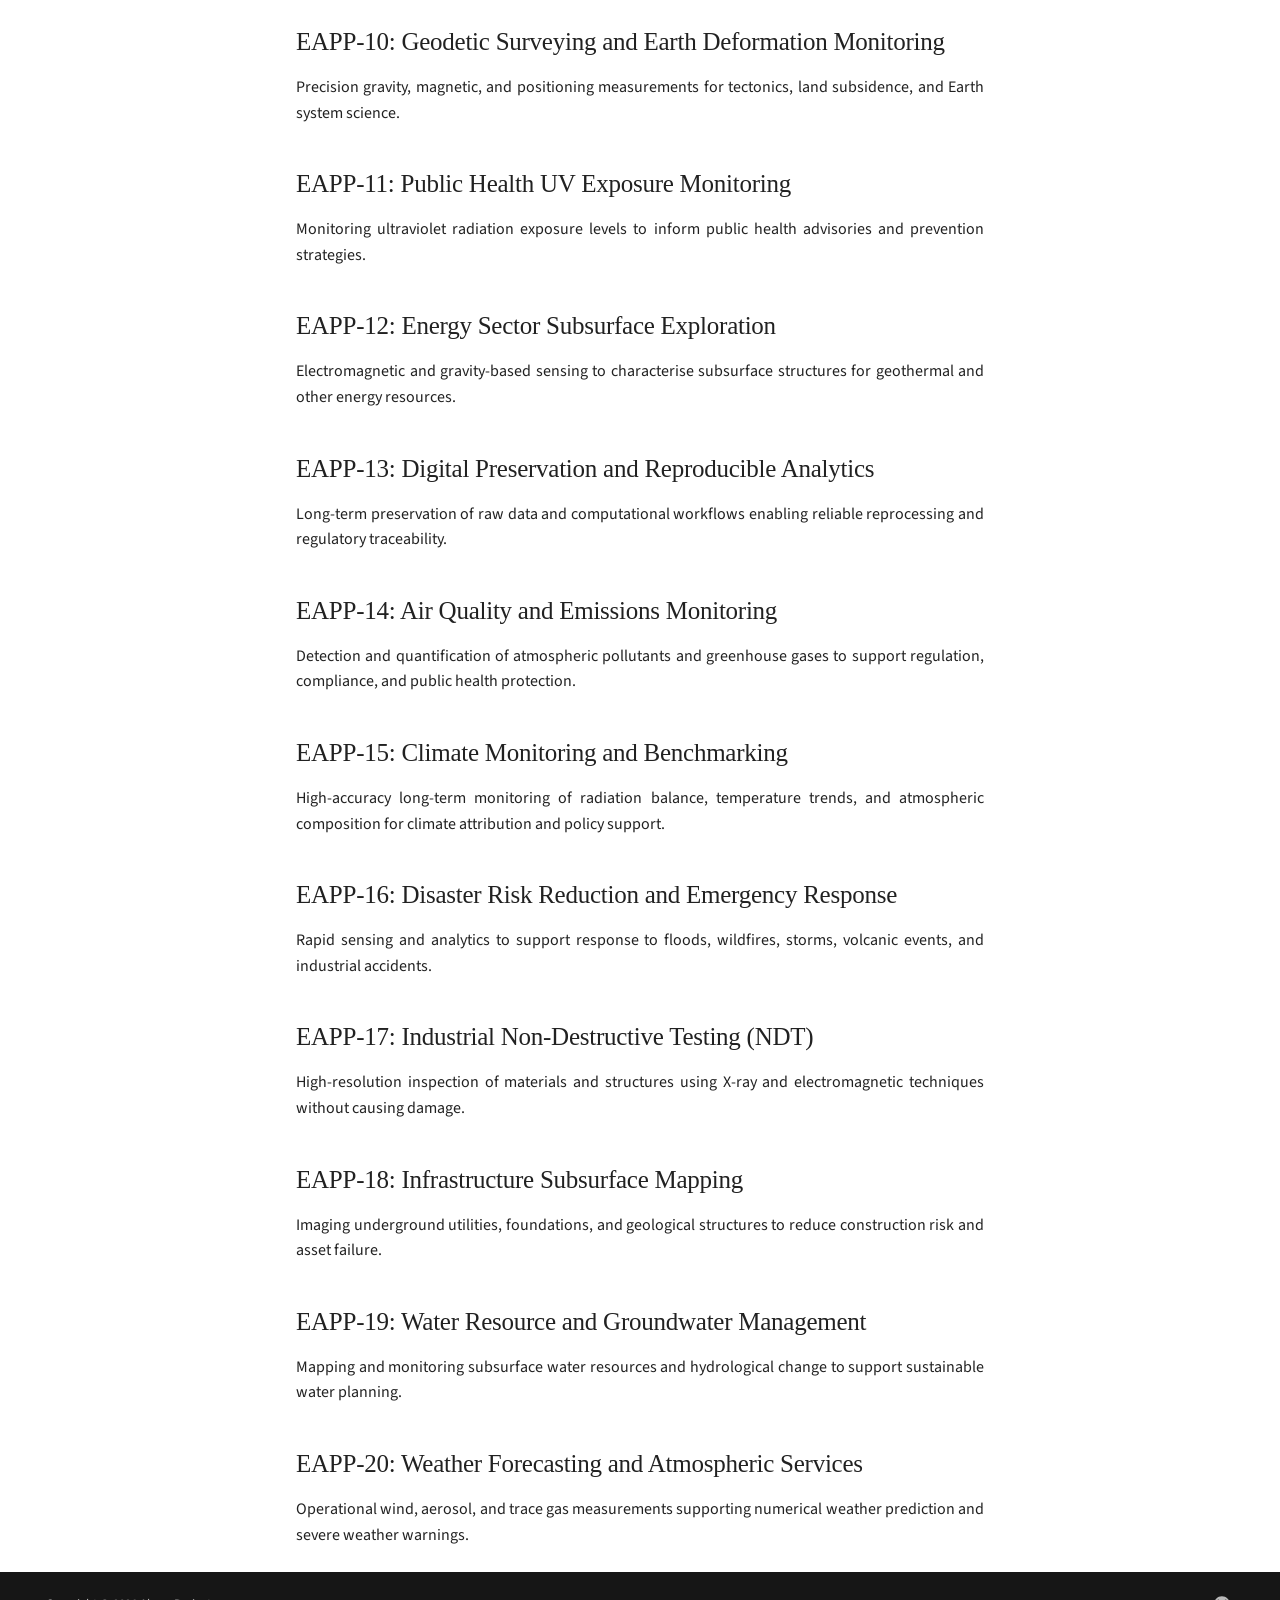
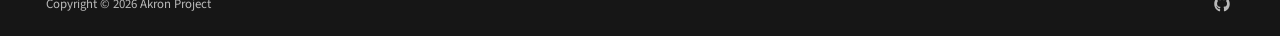
<file: dictionaries/earth-applications/index.html>
<!doctype html>
<html lang="en" class="no-js">
  <head>
    
      <meta charset="utf-8">
      <meta name="viewport" content="width=device-width,initial-scale=1">
      
        <meta name="description" content="A curated list of technology gaps, highlighting their impact  on both space sensing and global challenges on Earth. ">
      
      
        <meta name="author" content="Valentin Grigoryevsky">
      
      
        <link rel="canonical" href="https://akronproject.com/dictionaries/earth-applications/">
      
      
        <link rel="prev" href="../space-sensing-applications/">
      
      
        <link rel="next" href="../un-2030-sdgs/">
      
      
        
      
      
      <link rel="icon" href="../../assets/images/favicon.svg">
      <meta name="generator" content="mkdocs-1.6.1, mkdocs-material-9.7.4">
    
    
      
        <title>Earth Applications - Akron Project</title>
      
    
    
      <link rel="stylesheet" href="../../assets/stylesheets/main.484c7ddc.min.css">
      
        
        <link rel="stylesheet" href="../../assets/stylesheets/palette.ab4e12ef.min.css">
      
      


    
    
      
    
    
      
        
        
        <link rel="preconnect" href="https://fonts.gstatic.com" crossorigin>
        <link rel="stylesheet" href="https://fonts.googleapis.com/css?family=Source+Sans+3:300,300i,400,400i,700,700i%7CJetBrains+Mono:400,400i,700,700i&display=fallback">
        <style>:root{--md-text-font:"Source Sans 3";--md-code-font:"JetBrains Mono"}</style>
      
    
    
      <link rel="stylesheet" href="../../assets/stylesheets/extra.css">
    
    <script>__md_scope=new URL("../..",location),__md_hash=e=>[...e].reduce(((e,_)=>(e<<5)-e+_.charCodeAt(0)),0),__md_get=(e,_=localStorage,t=__md_scope)=>JSON.parse(_.getItem(t.pathname+"."+e)),__md_set=(e,_,t=localStorage,a=__md_scope)=>{try{t.setItem(a.pathname+"."+e,JSON.stringify(_))}catch(e){}}</script>
    
      
  


  
  

<script id="__analytics">function __md_analytics(){function e(){dataLayer.push(arguments)}window.dataLayer=window.dataLayer||[],e("js",new Date),e("config","G-PGQY4RT7B1"),document.addEventListener("DOMContentLoaded",(function(){document.forms.search&&document.forms.search.query.addEventListener("blur",(function(){this.value&&e("event","search",{search_term:this.value})}));document$.subscribe((function(){var t=document.forms.feedback;if(void 0!==t)for(var a of t.querySelectorAll("[type=submit]"))a.addEventListener("click",(function(a){a.preventDefault();var n=document.location.pathname,d=this.getAttribute("data-md-value");e("event","feedback",{page:n,data:d}),t.firstElementChild.disabled=!0;var r=t.querySelector(".md-feedback__note [data-md-value='"+d+"']");r&&(r.hidden=!1)})),t.hidden=!1})),location$.subscribe((function(t){e("config","G-PGQY4RT7B1",{page_path:t.pathname})}))}));var t=document.createElement("script");t.async=!0,t.src="https://www.googletagmanager.com/gtag/js?id=G-PGQY4RT7B1",document.getElementById("__analytics").insertAdjacentElement("afterEnd",t)}</script>
  
    <script>"undefined"!=typeof __md_analytics&&__md_analytics()</script>
  

    
    
  
  <meta name="robots" content="index, follow, max-snippet:-1, max-image-preview:large, max-video-preview:-1">
  <meta name="googlebot" content="index, follow">

  
  
  
  <meta name="description" content="A curated list of technology gaps, highlighting their impact  on both space sensing and global challenges on Earth. ">
  <link rel="canonical" href="https://akronproject.com/dictionaries/earth-applications/">

  <meta property="og:type" content="website">
  <meta property="og:site_name" content="Akron Project">
  <meta property="og:title" content="Earth Applications - Akron Project">
  <meta property="og:description" content="A curated list of technology gaps, highlighting their impact  on both space sensing and global challenges on Earth. ">
  <meta property="og:url" content="https://akronproject.com/dictionaries/earth-applications/">
  <meta property="og:image" content="https://akronproject.com/assets/images/logo.svg">

  <meta name="twitter:card" content="summary_large_image">
  <meta name="twitter:title" content="Earth Applications - Akron Project">
  <meta name="twitter:description" content="A curated list of technology gaps, highlighting their impact  on both space sensing and global challenges on Earth. ">
  <meta name="twitter:image" content="https://akronproject.com/assets/images/logo.svg">

  
  <script type="application/ld+json">{"@context": "https://schema.org", "@type": "WebSite", "description": "A curated list of technology gaps, highlighting their impact  on both space sensing and global challenges on Earth. ", "name": "Akron Project", "publisher": {"@type": "Organization", "logo": {"@type": "ImageObject", "url": "https://akronproject.com/assets/images/logo.svg"}, "name": "Akron Project", "url": "https://akronproject.com"}, "url": "https://akronproject.com/"}</script>

  
<meta property="og:type" content="website" />
<meta property="og:title" content="Earth Applications - Akron Project" />
<meta property="og:description" content="A curated list of technology gaps, highlighting their impact  on both space sensing and global challenges on Earth. " />
<meta property="og:image" content="https://akronproject.com/assets/images/social/dictionaries/earth-applications/index.png" />
<meta property="og:image:type" content="image/png" />
<meta property="og:image:width" content="1200" />
<meta property="og:image:height" content="630" />
<meta property="og:url" content="https://akronproject.com/dictionaries/earth-applications/" />
<meta property="twitter:card" content="summary_large_image" />
<meta property="twitter:title" content="Earth Applications - Akron Project" />
<meta property="twitter:description" content="A curated list of technology gaps, highlighting their impact  on both space sensing and global challenges on Earth. " />
<meta property="twitter:image" content="https://akronproject.com/assets/images/social/dictionaries/earth-applications/index.png" />
</head>
  
  
    
    
    
    
    
    <body dir="ltr" data-md-color-scheme="default" data-md-color-primary="indigo" data-md-color-accent="indigo">
  
    
    <input class="md-toggle" data-md-toggle="drawer" type="checkbox" id="__drawer" autocomplete="off">
    <input class="md-toggle" data-md-toggle="search" type="checkbox" id="__search" autocomplete="off">
    <label class="md-overlay" for="__drawer"></label>
    <div data-md-component="skip">
      
        
        <a href="#earth-applications" class="md-skip">
          Skip to content
        </a>
      
    </div>
    <div data-md-component="announce">
      
    </div>
    
    
      

  

<header class="md-header md-header--shadow md-header--lifted" data-md-component="header">
  <nav class="md-header__inner md-grid" aria-label="Header">
    <a href="../.." title="Akron Project" class="md-header__button md-logo" aria-label="Akron Project" data-md-component="logo">
      
  <img src="../../assets/images/logo.svg" alt="logo">

    </a>
    <label class="md-header__button md-icon" for="__drawer">
      
      <svg xmlns="http://www.w3.org/2000/svg" viewBox="0 0 24 24"><path d="M3 6h18v2H3zm0 5h18v2H3zm0 5h18v2H3z"/></svg>
    </label>
    <div class="md-header__title" data-md-component="header-title">
      <div class="md-header__ellipsis">
        <div class="md-header__topic">
          <span class="md-ellipsis">
            Akron Project
          </span>
        </div>
        <div class="md-header__topic" data-md-component="header-topic">
          <span class="md-ellipsis">
            
              Earth Applications
            
          </span>
        </div>
      </div>
    </div>
    
      
    
    
    
    
      
      
        <label class="md-header__button md-icon" for="__search">
          
          <svg xmlns="http://www.w3.org/2000/svg" viewBox="0 0 24 24"><path d="M9.5 3A6.5 6.5 0 0 1 16 9.5c0 1.61-.59 3.09-1.56 4.23l.27.27h.79l5 5-1.5 1.5-5-5v-.79l-.27-.27A6.52 6.52 0 0 1 9.5 16 6.5 6.5 0 0 1 3 9.5 6.5 6.5 0 0 1 9.5 3m0 2C7 5 5 7 5 9.5S7 14 9.5 14 14 12 14 9.5 12 5 9.5 5"/></svg>
        </label>
        <div class="md-search" data-md-component="search" role="dialog">
  <label class="md-search__overlay" for="__search"></label>
  <div class="md-search__inner" role="search">
    <form class="md-search__form" name="search">
      <input type="text" class="md-search__input" name="query" aria-label="Search" placeholder="Search" autocapitalize="off" autocorrect="off" autocomplete="off" spellcheck="false" data-md-component="search-query" required>
      <label class="md-search__icon md-icon" for="__search">
        
        <svg xmlns="http://www.w3.org/2000/svg" viewBox="0 0 24 24"><path d="M9.5 3A6.5 6.5 0 0 1 16 9.5c0 1.61-.59 3.09-1.56 4.23l.27.27h.79l5 5-1.5 1.5-5-5v-.79l-.27-.27A6.52 6.52 0 0 1 9.5 16 6.5 6.5 0 0 1 3 9.5 6.5 6.5 0 0 1 9.5 3m0 2C7 5 5 7 5 9.5S7 14 9.5 14 14 12 14 9.5 12 5 9.5 5"/></svg>
        
        <svg xmlns="http://www.w3.org/2000/svg" viewBox="0 0 24 24"><path d="M20 11v2H8l5.5 5.5-1.42 1.42L4.16 12l7.92-7.92L13.5 5.5 8 11z"/></svg>
      </label>
      <nav class="md-search__options" aria-label="Search">
        
          <a href="javascript:void(0)" class="md-search__icon md-icon" title="Share" aria-label="Share" data-clipboard data-clipboard-text="" data-md-component="search-share" tabindex="-1">
            
            <svg xmlns="http://www.w3.org/2000/svg" viewBox="0 0 24 24"><path d="M18 16.08c-.76 0-1.44.3-1.96.77L8.91 12.7c.05-.23.09-.46.09-.7s-.04-.47-.09-.7l7.05-4.11c.54.5 1.25.81 2.04.81a3 3 0 0 0 3-3 3 3 0 0 0-3-3 3 3 0 0 0-3 3c0 .24.04.47.09.7L8.04 9.81C7.5 9.31 6.79 9 6 9a3 3 0 0 0-3 3 3 3 0 0 0 3 3c.79 0 1.5-.31 2.04-.81l7.12 4.15c-.05.21-.08.43-.08.66 0 1.61 1.31 2.91 2.92 2.91s2.92-1.3 2.92-2.91A2.92 2.92 0 0 0 18 16.08"/></svg>
          </a>
        
        <button type="reset" class="md-search__icon md-icon" title="Clear" aria-label="Clear" tabindex="-1">
          
          <svg xmlns="http://www.w3.org/2000/svg" viewBox="0 0 24 24"><path d="M19 6.41 17.59 5 12 10.59 6.41 5 5 6.41 10.59 12 5 17.59 6.41 19 12 13.41 17.59 19 19 17.59 13.41 12z"/></svg>
        </button>
      </nav>
      
        <div class="md-search__suggest" data-md-component="search-suggest"></div>
      
    </form>
    <div class="md-search__output">
      <div class="md-search__scrollwrap" tabindex="0" data-md-scrollfix>
        <div class="md-search-result" data-md-component="search-result">
          <div class="md-search-result__meta">
            Initializing search
          </div>
          <ol class="md-search-result__list" role="presentation"></ol>
        </div>
      </div>
    </div>
  </div>
</div>
      
    
    
  </nav>
  
    
      
<nav class="md-tabs" aria-label="Tabs" data-md-component="tabs">
  <div class="md-grid">
    <ul class="md-tabs__list">
      
        
  
  
  
  
    
    
      <li class="md-tabs__item">
        <a href="../.." class="md-tabs__link">
          
  
  
    
  
  About

        </a>
      </li>
    
  

      
        
  
  
  
  
    
    
      <li class="md-tabs__item">
        <a href="../../akron-list/" class="md-tabs__link">
          
  
  
    
  
  Akron List

        </a>
      </li>
    
  

      
        
  
  
  
    
  
  
    
    
      <li class="md-tabs__item md-tabs__item--active">
        <a href="../" class="md-tabs__link">
          
  
  
    
  
  Dictionaries

        </a>
      </li>
    
  

      
    </ul>
  </div>
</nav>
    
  
</header>
    
    <div class="md-container" data-md-component="container">
      
      
        
      
      <main class="md-main" data-md-component="main">
        <div class="md-main__inner md-grid">
          
            
              
              <div class="md-sidebar md-sidebar--primary" data-md-component="sidebar" data-md-type="navigation" >
                <div class="md-sidebar__scrollwrap">
                  <div class="md-sidebar__inner">
                    


  


<nav class="md-nav md-nav--primary md-nav--lifted" aria-label="Navigation" data-md-level="0">
  <label class="md-nav__title" for="__drawer">
    <a href="../.." title="Akron Project" class="md-nav__button md-logo" aria-label="Akron Project" data-md-component="logo">
      
  <img src="../../assets/images/logo.svg" alt="logo">

    </a>
    Akron Project
  </label>
  
  <ul class="md-nav__list" data-md-scrollfix>
    
      
      
  
  
  
  
    
    
      
        
          
        
      
    
    
    
      
      
        
      
    
    
    <li class="md-nav__item md-nav__item--nested">
      
        
        
        <input class="md-nav__toggle md-toggle " type="checkbox" id="__nav_1" >
        
          
          <div class="md-nav__link md-nav__container">
            <a href="../.." class="md-nav__link ">
              
  
  
  <span class="md-ellipsis">
    
  
    About
  

    
  </span>
  
  

            </a>
            
          </div>
        
        <nav class="md-nav" data-md-level="1" aria-labelledby="__nav_1_label" aria-expanded="false">
          <label class="md-nav__title" for="__nav_1">
            <span class="md-nav__icon md-icon"></span>
            
  
    About
  

          </label>
          <ul class="md-nav__list" data-md-scrollfix>
            
              
            
          </ul>
        </nav>
      
    </li>
  

    
      
      
  
  
  
  
    
    
      
        
          
        
      
    
    
    
      
      
        
      
    
    
    <li class="md-nav__item md-nav__item--nested">
      
        
        
        <input class="md-nav__toggle md-toggle " type="checkbox" id="__nav_2" >
        
          
          <div class="md-nav__link md-nav__container">
            <a href="../../akron-list/" class="md-nav__link ">
              
  
  
  <span class="md-ellipsis">
    
  
    Akron List
  

    
  </span>
  
  

            </a>
            
          </div>
        
        <nav class="md-nav" data-md-level="1" aria-labelledby="__nav_2_label" aria-expanded="false">
          <label class="md-nav__title" for="__nav_2">
            <span class="md-nav__icon md-icon"></span>
            
  
    Akron List
  

          </label>
          <ul class="md-nav__list" data-md-scrollfix>
            
              
            
          </ul>
        </nav>
      
    </li>
  

    
      
      
  
  
    
  
  
  
    
    
      
        
          
        
      
        
      
        
      
        
      
        
      
        
      
        
      
        
      
    
    
    
      
        
        
      
      
        
      
    
    
    <li class="md-nav__item md-nav__item--active md-nav__item--section md-nav__item--nested">
      
        
        
        <input class="md-nav__toggle md-toggle " type="checkbox" id="__nav_3" checked>
        
          
          <div class="md-nav__link md-nav__container">
            <a href="../" class="md-nav__link ">
              
  
  
  <span class="md-ellipsis">
    
  
    Dictionaries
  

    
  </span>
  
  

            </a>
            
              
              <label class="md-nav__link " for="__nav_3" id="__nav_3_label" tabindex="">
                <span class="md-nav__icon md-icon"></span>
              </label>
            
          </div>
        
        <nav class="md-nav" data-md-level="1" aria-labelledby="__nav_3_label" aria-expanded="true">
          <label class="md-nav__title" for="__nav_3">
            <span class="md-nav__icon md-icon"></span>
            
  
    Dictionaries
  

          </label>
          <ul class="md-nav__list" data-md-scrollfix>
            
              
            
              
                
  
  
  
  
    <li class="md-nav__item">
      <a href="../technology-gap-taxonomy/" class="md-nav__link">
        
  
  
  <span class="md-ellipsis">
    
  
    Technology Gap Taxonomy
  

    
  </span>
  
  

      </a>
    </li>
  

              
            
              
                
  
  
  
  
    <li class="md-nav__item">
      <a href="../technologies/" class="md-nav__link">
        
  
  
  <span class="md-ellipsis">
    
  
    Technologies
  

    
  </span>
  
  

      </a>
    </li>
  

              
            
              
                
  
  
  
  
    <li class="md-nav__item">
      <a href="../space-sensing-applications/" class="md-nav__link">
        
  
  
  <span class="md-ellipsis">
    
  
    Space Sensing Applications
  

    
  </span>
  
  

      </a>
    </li>
  

              
            
              
                
  
  
    
  
  
  
    <li class="md-nav__item md-nav__item--active">
      
      <input class="md-nav__toggle md-toggle" type="checkbox" id="__toc">
      
      
        
      
      
        <label class="md-nav__link md-nav__link--active" for="__toc">
          
  
  
  <span class="md-ellipsis">
    
  
    Earth Applications
  

    
  </span>
  
  

          <span class="md-nav__icon md-icon"></span>
        </label>
      
      <a href="./" class="md-nav__link md-nav__link--active">
        
  
  
  <span class="md-ellipsis">
    
  
    Earth Applications
  

    
  </span>
  
  

      </a>
      
        

<nav class="md-nav md-nav--secondary" aria-label="Table of contents">
  
  
  
    
  
  
    <label class="md-nav__title" for="__toc">
      <span class="md-nav__icon md-icon"></span>
      Table of contents
    </label>
    <ul class="md-nav__list" data-md-component="toc" data-md-scrollfix>
      
        <li class="md-nav__item">
  <a href="#eapp-1" class="md-nav__link">
    <span class="md-ellipsis">
      
        EAPP-1: Medical Diagnostic Imaging
      
    </span>
  </a>
  
</li>
      
        <li class="md-nav__item">
  <a href="#eapp-2" class="md-nav__link">
    <span class="md-ellipsis">
      
        EAPP-2: Radiation Safety and Nuclear Facility Monitoring
      
    </span>
  </a>
  
</li>
      
        <li class="md-nav__item">
  <a href="#eapp-3" class="md-nav__link">
    <span class="md-ellipsis">
      
        EAPP-3: Precision Industrial Metrology
      
    </span>
  </a>
  
</li>
      
        <li class="md-nav__item">
  <a href="#eapp-4" class="md-nav__link">
    <span class="md-ellipsis">
      
        EAPP-4: Critical Infrastructure Timing and Synchronisation
      
    </span>
  </a>
  
</li>
      
        <li class="md-nav__item">
  <a href="#eapp-5" class="md-nav__link">
    <span class="md-ellipsis">
      
        EAPP-5: Autonomous Industrial Operations
      
    </span>
  </a>
  
</li>
      
        <li class="md-nav__item">
  <a href="#eapp-6" class="md-nav__link">
    <span class="md-ellipsis">
      
        EAPP-6: Environmental Hazard Monitoring
      
    </span>
  </a>
  
</li>
      
        <li class="md-nav__item">
  <a href="#eapp-7" class="md-nav__link">
    <span class="md-ellipsis">
      
        EAPP-7: Urban Environmental Monitoring
      
    </span>
  </a>
  
</li>
      
        <li class="md-nav__item">
  <a href="#eapp-8" class="md-nav__link">
    <span class="md-ellipsis">
      
        EAPP-8: Open Science and Long-Term Data Stewardship
      
    </span>
  </a>
  
</li>
      
        <li class="md-nav__item">
  <a href="#eapp-9" class="md-nav__link">
    <span class="md-ellipsis">
      
        EAPP-9: Industrial Edge Analytics and IoT Sensing
      
    </span>
  </a>
  
</li>
      
        <li class="md-nav__item">
  <a href="#eapp-10" class="md-nav__link">
    <span class="md-ellipsis">
      
        EAPP-10: Geodetic Surveying and Earth Deformation Monitoring
      
    </span>
  </a>
  
</li>
      
        <li class="md-nav__item">
  <a href="#eapp-11" class="md-nav__link">
    <span class="md-ellipsis">
      
        EAPP-11: Public Health UV Exposure Monitoring
      
    </span>
  </a>
  
</li>
      
        <li class="md-nav__item">
  <a href="#eapp-12" class="md-nav__link">
    <span class="md-ellipsis">
      
        EAPP-12: Energy Sector Subsurface Exploration
      
    </span>
  </a>
  
</li>
      
        <li class="md-nav__item">
  <a href="#eapp-13" class="md-nav__link">
    <span class="md-ellipsis">
      
        EAPP-13: Digital Preservation and Reproducible Analytics
      
    </span>
  </a>
  
</li>
      
        <li class="md-nav__item">
  <a href="#eapp-14" class="md-nav__link">
    <span class="md-ellipsis">
      
        EAPP-14: Air Quality and Emissions Monitoring
      
    </span>
  </a>
  
</li>
      
        <li class="md-nav__item">
  <a href="#eapp-15" class="md-nav__link">
    <span class="md-ellipsis">
      
        EAPP-15: Climate Monitoring and Benchmarking
      
    </span>
  </a>
  
</li>
      
        <li class="md-nav__item">
  <a href="#eapp-16" class="md-nav__link">
    <span class="md-ellipsis">
      
        EAPP-16: Disaster Risk Reduction and Emergency Response
      
    </span>
  </a>
  
</li>
      
        <li class="md-nav__item">
  <a href="#eapp-17" class="md-nav__link">
    <span class="md-ellipsis">
      
        EAPP-17: Industrial Non-Destructive Testing (NDT)
      
    </span>
  </a>
  
</li>
      
        <li class="md-nav__item">
  <a href="#eapp-18" class="md-nav__link">
    <span class="md-ellipsis">
      
        EAPP-18: Infrastructure Subsurface Mapping
      
    </span>
  </a>
  
</li>
      
        <li class="md-nav__item">
  <a href="#eapp-19" class="md-nav__link">
    <span class="md-ellipsis">
      
        EAPP-19: Water Resource and Groundwater Management
      
    </span>
  </a>
  
</li>
      
        <li class="md-nav__item">
  <a href="#eapp-20" class="md-nav__link">
    <span class="md-ellipsis">
      
        EAPP-20: Weather Forecasting and Atmospheric Services
      
    </span>
  </a>
  
</li>
      
    </ul>
  
</nav>
      
    </li>
  

              
            
              
                
  
  
  
  
    <li class="md-nav__item">
      <a href="../un-2030-sdgs/" class="md-nav__link">
        
  
  
  <span class="md-ellipsis">
    
  
    UN 2030 Sustainable Development Goals
  

    
  </span>
  
  

      </a>
    </li>
  

              
            
              
                
  
  
  
  
    <li class="md-nav__item">
      <a href="../oecd-frascati-rnd-fields/" class="md-nav__link">
        
  
  
  <span class="md-ellipsis">
    
  
    OECD Frascati R&D Fields
  

    
  </span>
  
  

      </a>
    </li>
  

              
            
              
                
  
  
  
  
    <li class="md-nav__item">
      <a href="../sources/" class="md-nav__link">
        
  
  
  <span class="md-ellipsis">
    
  
    Sources
  

    
  </span>
  
  

      </a>
    </li>
  

              
            
          </ul>
        </nav>
      
    </li>
  

    
  </ul>
</nav>
                  </div>
                </div>
              </div>
            
            
              
              <div class="md-sidebar md-sidebar--secondary" data-md-component="sidebar" data-md-type="toc" >
                <div class="md-sidebar__scrollwrap">
                  <div class="md-sidebar__inner">
                    

<nav class="md-nav md-nav--secondary" aria-label="Table of contents">
  
  
  
    
  
  
    <label class="md-nav__title" for="__toc">
      <span class="md-nav__icon md-icon"></span>
      Table of contents
    </label>
    <ul class="md-nav__list" data-md-component="toc" data-md-scrollfix>
      
        <li class="md-nav__item">
  <a href="#eapp-1" class="md-nav__link">
    <span class="md-ellipsis">
      
        EAPP-1: Medical Diagnostic Imaging
      
    </span>
  </a>
  
</li>
      
        <li class="md-nav__item">
  <a href="#eapp-2" class="md-nav__link">
    <span class="md-ellipsis">
      
        EAPP-2: Radiation Safety and Nuclear Facility Monitoring
      
    </span>
  </a>
  
</li>
      
        <li class="md-nav__item">
  <a href="#eapp-3" class="md-nav__link">
    <span class="md-ellipsis">
      
        EAPP-3: Precision Industrial Metrology
      
    </span>
  </a>
  
</li>
      
        <li class="md-nav__item">
  <a href="#eapp-4" class="md-nav__link">
    <span class="md-ellipsis">
      
        EAPP-4: Critical Infrastructure Timing and Synchronisation
      
    </span>
  </a>
  
</li>
      
        <li class="md-nav__item">
  <a href="#eapp-5" class="md-nav__link">
    <span class="md-ellipsis">
      
        EAPP-5: Autonomous Industrial Operations
      
    </span>
  </a>
  
</li>
      
        <li class="md-nav__item">
  <a href="#eapp-6" class="md-nav__link">
    <span class="md-ellipsis">
      
        EAPP-6: Environmental Hazard Monitoring
      
    </span>
  </a>
  
</li>
      
        <li class="md-nav__item">
  <a href="#eapp-7" class="md-nav__link">
    <span class="md-ellipsis">
      
        EAPP-7: Urban Environmental Monitoring
      
    </span>
  </a>
  
</li>
      
        <li class="md-nav__item">
  <a href="#eapp-8" class="md-nav__link">
    <span class="md-ellipsis">
      
        EAPP-8: Open Science and Long-Term Data Stewardship
      
    </span>
  </a>
  
</li>
      
        <li class="md-nav__item">
  <a href="#eapp-9" class="md-nav__link">
    <span class="md-ellipsis">
      
        EAPP-9: Industrial Edge Analytics and IoT Sensing
      
    </span>
  </a>
  
</li>
      
        <li class="md-nav__item">
  <a href="#eapp-10" class="md-nav__link">
    <span class="md-ellipsis">
      
        EAPP-10: Geodetic Surveying and Earth Deformation Monitoring
      
    </span>
  </a>
  
</li>
      
        <li class="md-nav__item">
  <a href="#eapp-11" class="md-nav__link">
    <span class="md-ellipsis">
      
        EAPP-11: Public Health UV Exposure Monitoring
      
    </span>
  </a>
  
</li>
      
        <li class="md-nav__item">
  <a href="#eapp-12" class="md-nav__link">
    <span class="md-ellipsis">
      
        EAPP-12: Energy Sector Subsurface Exploration
      
    </span>
  </a>
  
</li>
      
        <li class="md-nav__item">
  <a href="#eapp-13" class="md-nav__link">
    <span class="md-ellipsis">
      
        EAPP-13: Digital Preservation and Reproducible Analytics
      
    </span>
  </a>
  
</li>
      
        <li class="md-nav__item">
  <a href="#eapp-14" class="md-nav__link">
    <span class="md-ellipsis">
      
        EAPP-14: Air Quality and Emissions Monitoring
      
    </span>
  </a>
  
</li>
      
        <li class="md-nav__item">
  <a href="#eapp-15" class="md-nav__link">
    <span class="md-ellipsis">
      
        EAPP-15: Climate Monitoring and Benchmarking
      
    </span>
  </a>
  
</li>
      
        <li class="md-nav__item">
  <a href="#eapp-16" class="md-nav__link">
    <span class="md-ellipsis">
      
        EAPP-16: Disaster Risk Reduction and Emergency Response
      
    </span>
  </a>
  
</li>
      
        <li class="md-nav__item">
  <a href="#eapp-17" class="md-nav__link">
    <span class="md-ellipsis">
      
        EAPP-17: Industrial Non-Destructive Testing (NDT)
      
    </span>
  </a>
  
</li>
      
        <li class="md-nav__item">
  <a href="#eapp-18" class="md-nav__link">
    <span class="md-ellipsis">
      
        EAPP-18: Infrastructure Subsurface Mapping
      
    </span>
  </a>
  
</li>
      
        <li class="md-nav__item">
  <a href="#eapp-19" class="md-nav__link">
    <span class="md-ellipsis">
      
        EAPP-19: Water Resource and Groundwater Management
      
    </span>
  </a>
  
</li>
      
        <li class="md-nav__item">
  <a href="#eapp-20" class="md-nav__link">
    <span class="md-ellipsis">
      
        EAPP-20: Weather Forecasting and Atmospheric Services
      
    </span>
  </a>
  
</li>
      
    </ul>
  
</nav>
                  </div>
                </div>
              </div>
            
          
          
            <div class="md-content" data-md-component="content">
              
              <article class="md-content__inner md-typeset">
                
                  



<h1 id="earth-applications">Earth Applications<a class="headerlink" href="#earth-applications" title="Permanent link">&para;</a></h1>
<p>A structured inventory of applications dedicated solely to addressing problems and needs on Earth, using sensing, data, and analytics to support environmental management, infrastructure, industry, and society. This table includes only terrestrial use cases and explicitly excludes space exploration, space environment characterisation, or any applications whose primary purpose is beyond Earth.</p>
<h2 id="eapp-1">EAPP-1: Medical Diagnostic Imaging<a class="headerlink" href="#eapp-1" title="Permanent link">&para;</a></h2>
<p>Advanced X-ray and related imaging systems for diagnosis, monitoring, and treatment planning in healthcare.</p>
<h2 id="eapp-2">EAPP-2: Radiation Safety and Nuclear Facility Monitoring<a class="headerlink" href="#eapp-2" title="Permanent link">&para;</a></h2>
<p>Continuous monitoring of radiation levels in nuclear facilities and surrounding environments for safety and compliance.</p>
<h2 id="eapp-3">EAPP-3: Precision Industrial Metrology<a class="headerlink" href="#eapp-3" title="Permanent link">&para;</a></h2>
<p>High-stability measurement systems ensuring calibration traceability and quality control in advanced manufacturing.</p>
<h2 id="eapp-4">EAPP-4: Critical Infrastructure Timing and Synchronisation<a class="headerlink" href="#eapp-4" title="Permanent link">&para;</a></h2>
<p>High-precision timing for telecommunications, energy grids, financial transactions, and distributed industrial systems.</p>
<h2 id="eapp-5">EAPP-5: Autonomous Industrial Operations<a class="headerlink" href="#eapp-5" title="Permanent link">&para;</a></h2>
<p>AI-enabled adaptive sensing and control in manufacturing, energy production, and logistics environments.</p>
<h2 id="eapp-6">EAPP-6: Environmental Hazard Monitoring<a class="headerlink" href="#eapp-6" title="Permanent link">&para;</a></h2>
<p>Detection of volcanic activity, landslides, permafrost thaw, and other geophysical hazards affecting communities.</p>
<h2 id="eapp-7">EAPP-7: Urban Environmental Monitoring<a class="headerlink" href="#eapp-7" title="Permanent link">&para;</a></h2>
<p>Dense sensor networks monitoring air quality, heat islands, and environmental stressors in cities.</p>
<h2 id="eapp-8">EAPP-8: Open Science and Long-Term Data Stewardship<a class="headerlink" href="#eapp-8" title="Permanent link">&para;</a></h2>
<p>Preservation and interoperability of scientific datasets to enable reproducibility, transparency, and cross-disciplinary reuse.</p>
<h2 id="eapp-9">EAPP-9: Industrial Edge Analytics and IoT Sensing<a class="headerlink" href="#eapp-9" title="Permanent link">&para;</a></h2>
<p>Local processing and intelligent analysis of high-volume sensor data within industrial and infrastructure systems.</p>
<h2 id="eapp-10">EAPP-10: Geodetic Surveying and Earth Deformation Monitoring<a class="headerlink" href="#eapp-10" title="Permanent link">&para;</a></h2>
<p>Precision gravity, magnetic, and positioning measurements for tectonics, land subsidence, and Earth system science.</p>
<h2 id="eapp-11">EAPP-11: Public Health UV Exposure Monitoring<a class="headerlink" href="#eapp-11" title="Permanent link">&para;</a></h2>
<p>Monitoring ultraviolet radiation exposure levels to inform public health advisories and prevention strategies.</p>
<h2 id="eapp-12">EAPP-12: Energy Sector Subsurface Exploration<a class="headerlink" href="#eapp-12" title="Permanent link">&para;</a></h2>
<p>Electromagnetic and gravity-based sensing to characterise subsurface structures for geothermal and other energy resources.</p>
<h2 id="eapp-13">EAPP-13: Digital Preservation and Reproducible Analytics<a class="headerlink" href="#eapp-13" title="Permanent link">&para;</a></h2>
<p>Long-term preservation of raw data and computational workflows enabling reliable reprocessing and regulatory traceability.</p>
<h2 id="eapp-14">EAPP-14: Air Quality and Emissions Monitoring<a class="headerlink" href="#eapp-14" title="Permanent link">&para;</a></h2>
<p>Detection and quantification of atmospheric pollutants and greenhouse gases to support regulation, compliance, and public health protection.</p>
<h2 id="eapp-15">EAPP-15: Climate Monitoring and Benchmarking<a class="headerlink" href="#eapp-15" title="Permanent link">&para;</a></h2>
<p>High-accuracy long-term monitoring of radiation balance, temperature trends, and atmospheric composition for climate attribution and policy support.</p>
<h2 id="eapp-16">EAPP-16: Disaster Risk Reduction and Emergency Response<a class="headerlink" href="#eapp-16" title="Permanent link">&para;</a></h2>
<p>Rapid sensing and analytics to support response to floods, wildfires, storms, volcanic events, and industrial accidents.</p>
<h2 id="eapp-17">EAPP-17: Industrial Non-Destructive Testing (NDT)<a class="headerlink" href="#eapp-17" title="Permanent link">&para;</a></h2>
<p>High-resolution inspection of materials and structures using X-ray and electromagnetic techniques without causing damage.</p>
<h2 id="eapp-18">EAPP-18: Infrastructure Subsurface Mapping<a class="headerlink" href="#eapp-18" title="Permanent link">&para;</a></h2>
<p>Imaging underground utilities, foundations, and geological structures to reduce construction risk and asset failure.</p>
<h2 id="eapp-19">EAPP-19: Water Resource and Groundwater Management<a class="headerlink" href="#eapp-19" title="Permanent link">&para;</a></h2>
<p>Mapping and monitoring subsurface water resources and hydrological change to support sustainable water planning.</p>
<h2 id="eapp-20">EAPP-20: Weather Forecasting and Atmospheric Services<a class="headerlink" href="#eapp-20" title="Permanent link">&para;</a></h2>
<p>Operational wind, aerosol, and trace gas measurements supporting numerical weather prediction and severe weather warnings.</p>









  




                
              </article>
            </div>
          
          
  <script>var tabs=__md_get("__tabs");if(Array.isArray(tabs))e:for(var set of document.querySelectorAll(".tabbed-set")){var labels=set.querySelector(".tabbed-labels");for(var tab of tabs)for(var label of labels.getElementsByTagName("label"))if(label.innerText.trim()===tab){var input=document.getElementById(label.htmlFor);input.checked=!0;continue e}}</script>

<script>var target=document.getElementById(location.hash.slice(1));target&&target.name&&(target.checked=target.name.startsWith("__tabbed_"))</script>
        </div>
        
          <button type="button" class="md-top md-icon" data-md-component="top" hidden>
  
  <svg xmlns="http://www.w3.org/2000/svg" viewBox="0 0 24 24"><path d="M13 20h-2V8l-5.5 5.5-1.42-1.42L12 4.16l7.92 7.92-1.42 1.42L13 8z"/></svg>
  Back to top
</button>
        
      </main>
      
        <footer class="md-footer">
  
  <div class="md-footer-meta md-typeset">
    <div class="md-footer-meta__inner md-grid">
      <div class="md-copyright">
  
    <div class="md-copyright__highlight">
      Copyright &copy; 2026 Akron Project
    </div>
  
  
</div>
      
        
<div class="md-social">
  
    
    
    
    
      
      
    
    <a href="https://github.com/vgrigoryevsky/akronproject" target="_blank" rel="noopener" title="github.com" class="md-social__link">
      <svg xmlns="http://www.w3.org/2000/svg" viewBox="0 0 512 512"><!--! Font Awesome Free 7.1.0 by @fontawesome - https://fontawesome.com License - https://fontawesome.com/license/free (Icons: CC BY 4.0, Fonts: SIL OFL 1.1, Code: MIT License) Copyright 2025 Fonticons, Inc.--><path d="M173.9 397.4c0 2-2.3 3.6-5.2 3.6-3.3.3-5.6-1.3-5.6-3.6 0-2 2.3-3.6 5.2-3.6 3-.3 5.6 1.3 5.6 3.6m-31.1-4.5c-.7 2 1.3 4.3 4.3 4.9 2.6 1 5.6 0 6.2-2s-1.3-4.3-4.3-5.2c-2.6-.7-5.5.3-6.2 2.3m44.2-1.7c-2.9.7-4.9 2.6-4.6 4.9.3 2 2.9 3.3 5.9 2.6 2.9-.7 4.9-2.6 4.6-4.6-.3-1.9-3-3.2-5.9-2.9M252.8 8C114.1 8 8 113.3 8 252c0 110.9 69.8 205.8 169.5 239.2 12.8 2.3 17.3-5.6 17.3-12.1 0-6.2-.3-40.4-.3-61.4 0 0-70 15-84.7-29.8 0 0-11.4-29.1-27.8-36.6 0 0-22.9-15.7 1.6-15.4 0 0 24.9 2 38.6 25.8 21.9 38.6 58.6 27.5 72.9 20.9 2.3-16 8.8-27.1 16-33.7-55.9-6.2-112.3-14.3-112.3-110.5 0-27.5 7.6-41.3 23.6-58.9-2.6-6.5-11.1-33.3 2.6-67.9 20.9-6.5 69 27 69 27 20-5.6 41.5-8.5 62.8-8.5s42.8 2.9 62.8 8.5c0 0 48.1-33.6 69-27 13.7 34.7 5.2 61.4 2.6 67.9 16 17.7 25.8 31.5 25.8 58.9 0 96.5-58.9 104.2-114.8 110.5 9.2 7.9 17 22.9 17 46.4 0 33.7-.3 75.4-.3 83.6 0 6.5 4.6 14.4 17.3 12.1C436.2 457.8 504 362.9 504 252 504 113.3 391.5 8 252.8 8M105.2 352.9c-1.3 1-1 3.3.7 5.2 1.6 1.6 3.9 2.3 5.2 1 1.3-1 1-3.3-.7-5.2-1.6-1.6-3.9-2.3-5.2-1m-10.8-8.1c-.7 1.3.3 2.9 2.3 3.9 1.6 1 3.6.7 4.3-.7.7-1.3-.3-2.9-2.3-3.9-2-.6-3.6-.3-4.3.7m32.4 35.6c-1.6 1.3-1 4.3 1.3 6.2 2.3 2.3 5.2 2.6 6.5 1 1.3-1.3.7-4.3-1.3-6.2-2.2-2.3-5.2-2.6-6.5-1m-11.4-14.7c-1.6 1-1.6 3.6 0 5.9s4.3 3.3 5.6 2.3c1.6-1.3 1.6-3.9 0-6.2-1.4-2.3-4-3.3-5.6-2"/></svg>
    </a>
  
</div>
      
    </div>
  </div>
</footer>
      
    </div>
    <div class="md-dialog" data-md-component="dialog">
      <div class="md-dialog__inner md-typeset"></div>
    </div>
    
    
    
      
      
      <script id="__config" type="application/json">{"annotate": null, "base": "../..", "features": ["announce.dismiss", "content.action.edit", "content.action.view", "content.code.annotate", "content.code.copy", "content.code.select", "content.tabs.link", "content.tooltips", "navigation.indexes", "navigation.sections", "navigation.tabs", "navigation.tabs.sticky", "navigation.top", "navigation.tracking", "search.highlight", "search.share", "search.suggest", "toc.follow"], "search": "../../assets/javascripts/workers/search.2c215733.min.js", "tags": null, "translations": {"clipboard.copied": "Copied to clipboard", "clipboard.copy": "Copy to clipboard", "search.result.more.one": "1 more on this page", "search.result.more.other": "# more on this page", "search.result.none": "No matching documents", "search.result.one": "1 matching document", "search.result.other": "# matching documents", "search.result.placeholder": "Type to start searching", "search.result.term.missing": "Missing", "select.version": "Select version"}, "version": null}</script>
    
    
      <script src="../../assets/javascripts/bundle.79ae519e.min.js"></script>
      
    
  </body>
</html>
</file>
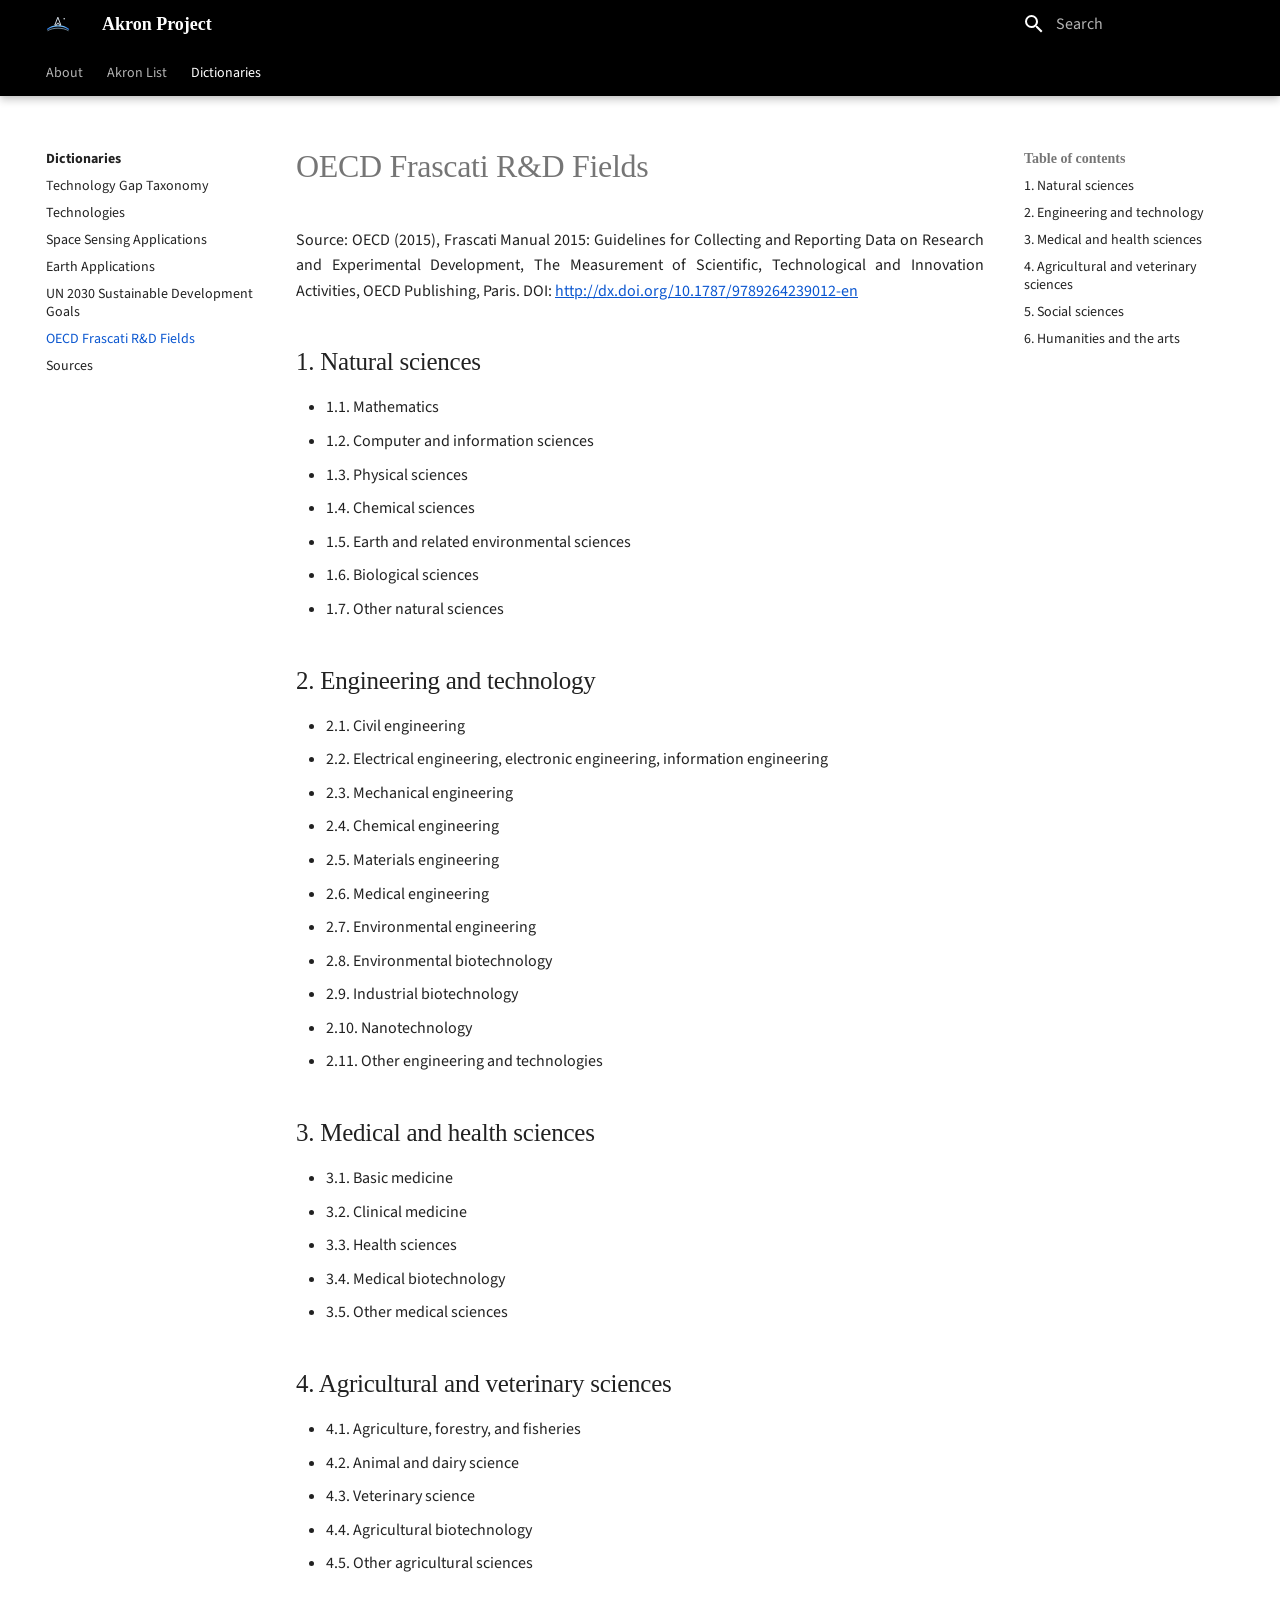
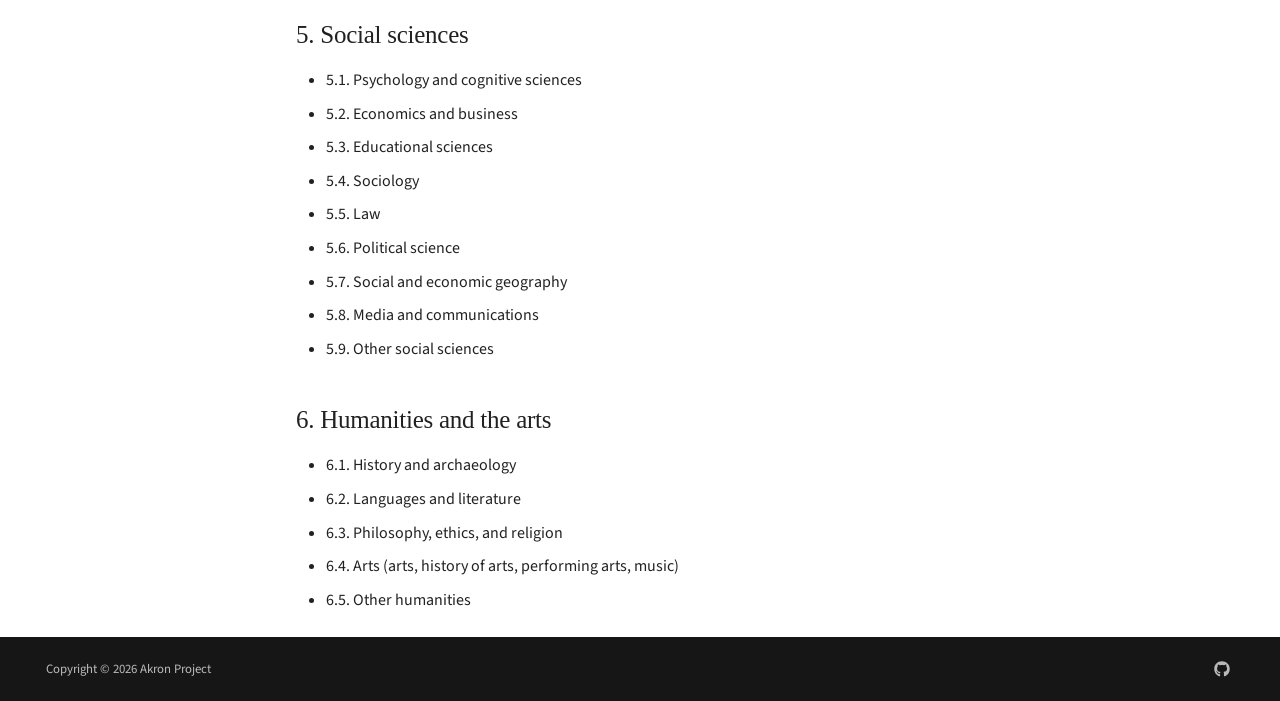
<file: dictionaries/oecd-frascati-rnd-fields/index.html>
<!doctype html>
<html lang="en" class="no-js">
  <head>
    
      <meta charset="utf-8">
      <meta name="viewport" content="width=device-width,initial-scale=1">
      
        <meta name="description" content="A curated list of technology gaps, highlighting their impact  on both space sensing and global challenges on Earth. ">
      
      
        <meta name="author" content="Valentin Grigoryevsky">
      
      
        <link rel="canonical" href="https://akronproject.com/dictionaries/oecd-frascati-rnd-fields/">
      
      
        <link rel="prev" href="../un-2030-sdgs/">
      
      
        <link rel="next" href="../sources/">
      
      
        
      
      
      <link rel="icon" href="../../assets/images/favicon.svg">
      <meta name="generator" content="mkdocs-1.6.1, mkdocs-material-9.7.4">
    
    
      
        <title>OECD Frascati R&D Fields - Akron Project</title>
      
    
    
      <link rel="stylesheet" href="../../assets/stylesheets/main.484c7ddc.min.css">
      
        
        <link rel="stylesheet" href="../../assets/stylesheets/palette.ab4e12ef.min.css">
      
      


    
    
      
    
    
      
        
        
        <link rel="preconnect" href="https://fonts.gstatic.com" crossorigin>
        <link rel="stylesheet" href="https://fonts.googleapis.com/css?family=Source+Sans+3:300,300i,400,400i,700,700i%7CJetBrains+Mono:400,400i,700,700i&display=fallback">
        <style>:root{--md-text-font:"Source Sans 3";--md-code-font:"JetBrains Mono"}</style>
      
    
    
      <link rel="stylesheet" href="../../assets/stylesheets/extra.css">
    
    <script>__md_scope=new URL("../..",location),__md_hash=e=>[...e].reduce(((e,_)=>(e<<5)-e+_.charCodeAt(0)),0),__md_get=(e,_=localStorage,t=__md_scope)=>JSON.parse(_.getItem(t.pathname+"."+e)),__md_set=(e,_,t=localStorage,a=__md_scope)=>{try{t.setItem(a.pathname+"."+e,JSON.stringify(_))}catch(e){}}</script>
    
      
  


  
  

<script id="__analytics">function __md_analytics(){function e(){dataLayer.push(arguments)}window.dataLayer=window.dataLayer||[],e("js",new Date),e("config","G-PGQY4RT7B1"),document.addEventListener("DOMContentLoaded",(function(){document.forms.search&&document.forms.search.query.addEventListener("blur",(function(){this.value&&e("event","search",{search_term:this.value})}));document$.subscribe((function(){var t=document.forms.feedback;if(void 0!==t)for(var a of t.querySelectorAll("[type=submit]"))a.addEventListener("click",(function(a){a.preventDefault();var n=document.location.pathname,d=this.getAttribute("data-md-value");e("event","feedback",{page:n,data:d}),t.firstElementChild.disabled=!0;var r=t.querySelector(".md-feedback__note [data-md-value='"+d+"']");r&&(r.hidden=!1)})),t.hidden=!1})),location$.subscribe((function(t){e("config","G-PGQY4RT7B1",{page_path:t.pathname})}))}));var t=document.createElement("script");t.async=!0,t.src="https://www.googletagmanager.com/gtag/js?id=G-PGQY4RT7B1",document.getElementById("__analytics").insertAdjacentElement("afterEnd",t)}</script>
  
    <script>"undefined"!=typeof __md_analytics&&__md_analytics()</script>
  

    
    
  
  <meta name="robots" content="index, follow, max-snippet:-1, max-image-preview:large, max-video-preview:-1">
  <meta name="googlebot" content="index, follow">

  
  
  
  <meta name="description" content="A curated list of technology gaps, highlighting their impact  on both space sensing and global challenges on Earth. ">
  <link rel="canonical" href="https://akronproject.com/dictionaries/oecd-frascati-rnd-fields/">

  <meta property="og:type" content="website">
  <meta property="og:site_name" content="Akron Project">
  <meta property="og:title" content="OECD Frascati R&D Fields - Akron Project">
  <meta property="og:description" content="A curated list of technology gaps, highlighting their impact  on both space sensing and global challenges on Earth. ">
  <meta property="og:url" content="https://akronproject.com/dictionaries/oecd-frascati-rnd-fields/">
  <meta property="og:image" content="https://akronproject.com/assets/images/logo.svg">

  <meta name="twitter:card" content="summary_large_image">
  <meta name="twitter:title" content="OECD Frascati R&D Fields - Akron Project">
  <meta name="twitter:description" content="A curated list of technology gaps, highlighting their impact  on both space sensing and global challenges on Earth. ">
  <meta name="twitter:image" content="https://akronproject.com/assets/images/logo.svg">

  
  <script type="application/ld+json">{"@context": "https://schema.org", "@type": "WebSite", "description": "A curated list of technology gaps, highlighting their impact  on both space sensing and global challenges on Earth. ", "name": "Akron Project", "publisher": {"@type": "Organization", "logo": {"@type": "ImageObject", "url": "https://akronproject.com/assets/images/logo.svg"}, "name": "Akron Project", "url": "https://akronproject.com"}, "url": "https://akronproject.com/"}</script>

  
<meta property="og:type" content="website" />
<meta property="og:title" content="OECD Frascati R&D Fields - Akron Project" />
<meta property="og:description" content="A curated list of technology gaps, highlighting their impact  on both space sensing and global challenges on Earth. " />
<meta property="og:image" content="https://akronproject.com/assets/images/social/dictionaries/oecd-frascati-rnd-fields/index.png" />
<meta property="og:image:type" content="image/png" />
<meta property="og:image:width" content="1200" />
<meta property="og:image:height" content="630" />
<meta property="og:url" content="https://akronproject.com/dictionaries/oecd-frascati-rnd-fields/" />
<meta property="twitter:card" content="summary_large_image" />
<meta property="twitter:title" content="OECD Frascati R&D Fields - Akron Project" />
<meta property="twitter:description" content="A curated list of technology gaps, highlighting their impact  on both space sensing and global challenges on Earth. " />
<meta property="twitter:image" content="https://akronproject.com/assets/images/social/dictionaries/oecd-frascati-rnd-fields/index.png" />
</head>
  
  
    
    
    
    
    
    <body dir="ltr" data-md-color-scheme="default" data-md-color-primary="indigo" data-md-color-accent="indigo">
  
    
    <input class="md-toggle" data-md-toggle="drawer" type="checkbox" id="__drawer" autocomplete="off">
    <input class="md-toggle" data-md-toggle="search" type="checkbox" id="__search" autocomplete="off">
    <label class="md-overlay" for="__drawer"></label>
    <div data-md-component="skip">
      
        
        <a href="#oecd-frascati-rd-fields" class="md-skip">
          Skip to content
        </a>
      
    </div>
    <div data-md-component="announce">
      
    </div>
    
    
      

  

<header class="md-header md-header--shadow md-header--lifted" data-md-component="header">
  <nav class="md-header__inner md-grid" aria-label="Header">
    <a href="../.." title="Akron Project" class="md-header__button md-logo" aria-label="Akron Project" data-md-component="logo">
      
  <img src="../../assets/images/logo.svg" alt="logo">

    </a>
    <label class="md-header__button md-icon" for="__drawer">
      
      <svg xmlns="http://www.w3.org/2000/svg" viewBox="0 0 24 24"><path d="M3 6h18v2H3zm0 5h18v2H3zm0 5h18v2H3z"/></svg>
    </label>
    <div class="md-header__title" data-md-component="header-title">
      <div class="md-header__ellipsis">
        <div class="md-header__topic">
          <span class="md-ellipsis">
            Akron Project
          </span>
        </div>
        <div class="md-header__topic" data-md-component="header-topic">
          <span class="md-ellipsis">
            
              OECD Frascati R&D Fields
            
          </span>
        </div>
      </div>
    </div>
    
      
    
    
    
    
      
      
        <label class="md-header__button md-icon" for="__search">
          
          <svg xmlns="http://www.w3.org/2000/svg" viewBox="0 0 24 24"><path d="M9.5 3A6.5 6.5 0 0 1 16 9.5c0 1.61-.59 3.09-1.56 4.23l.27.27h.79l5 5-1.5 1.5-5-5v-.79l-.27-.27A6.52 6.52 0 0 1 9.5 16 6.5 6.5 0 0 1 3 9.5 6.5 6.5 0 0 1 9.5 3m0 2C7 5 5 7 5 9.5S7 14 9.5 14 14 12 14 9.5 12 5 9.5 5"/></svg>
        </label>
        <div class="md-search" data-md-component="search" role="dialog">
  <label class="md-search__overlay" for="__search"></label>
  <div class="md-search__inner" role="search">
    <form class="md-search__form" name="search">
      <input type="text" class="md-search__input" name="query" aria-label="Search" placeholder="Search" autocapitalize="off" autocorrect="off" autocomplete="off" spellcheck="false" data-md-component="search-query" required>
      <label class="md-search__icon md-icon" for="__search">
        
        <svg xmlns="http://www.w3.org/2000/svg" viewBox="0 0 24 24"><path d="M9.5 3A6.5 6.5 0 0 1 16 9.5c0 1.61-.59 3.09-1.56 4.23l.27.27h.79l5 5-1.5 1.5-5-5v-.79l-.27-.27A6.52 6.52 0 0 1 9.5 16 6.5 6.5 0 0 1 3 9.5 6.5 6.5 0 0 1 9.5 3m0 2C7 5 5 7 5 9.5S7 14 9.5 14 14 12 14 9.5 12 5 9.5 5"/></svg>
        
        <svg xmlns="http://www.w3.org/2000/svg" viewBox="0 0 24 24"><path d="M20 11v2H8l5.5 5.5-1.42 1.42L4.16 12l7.92-7.92L13.5 5.5 8 11z"/></svg>
      </label>
      <nav class="md-search__options" aria-label="Search">
        
          <a href="javascript:void(0)" class="md-search__icon md-icon" title="Share" aria-label="Share" data-clipboard data-clipboard-text="" data-md-component="search-share" tabindex="-1">
            
            <svg xmlns="http://www.w3.org/2000/svg" viewBox="0 0 24 24"><path d="M18 16.08c-.76 0-1.44.3-1.96.77L8.91 12.7c.05-.23.09-.46.09-.7s-.04-.47-.09-.7l7.05-4.11c.54.5 1.25.81 2.04.81a3 3 0 0 0 3-3 3 3 0 0 0-3-3 3 3 0 0 0-3 3c0 .24.04.47.09.7L8.04 9.81C7.5 9.31 6.79 9 6 9a3 3 0 0 0-3 3 3 3 0 0 0 3 3c.79 0 1.5-.31 2.04-.81l7.12 4.15c-.05.21-.08.43-.08.66 0 1.61 1.31 2.91 2.92 2.91s2.92-1.3 2.92-2.91A2.92 2.92 0 0 0 18 16.08"/></svg>
          </a>
        
        <button type="reset" class="md-search__icon md-icon" title="Clear" aria-label="Clear" tabindex="-1">
          
          <svg xmlns="http://www.w3.org/2000/svg" viewBox="0 0 24 24"><path d="M19 6.41 17.59 5 12 10.59 6.41 5 5 6.41 10.59 12 5 17.59 6.41 19 12 13.41 17.59 19 19 17.59 13.41 12z"/></svg>
        </button>
      </nav>
      
        <div class="md-search__suggest" data-md-component="search-suggest"></div>
      
    </form>
    <div class="md-search__output">
      <div class="md-search__scrollwrap" tabindex="0" data-md-scrollfix>
        <div class="md-search-result" data-md-component="search-result">
          <div class="md-search-result__meta">
            Initializing search
          </div>
          <ol class="md-search-result__list" role="presentation"></ol>
        </div>
      </div>
    </div>
  </div>
</div>
      
    
    
  </nav>
  
    
      
<nav class="md-tabs" aria-label="Tabs" data-md-component="tabs">
  <div class="md-grid">
    <ul class="md-tabs__list">
      
        
  
  
  
  
    
    
      <li class="md-tabs__item">
        <a href="../.." class="md-tabs__link">
          
  
  
    
  
  About

        </a>
      </li>
    
  

      
        
  
  
  
  
    
    
      <li class="md-tabs__item">
        <a href="../../akron-list/" class="md-tabs__link">
          
  
  
    
  
  Akron List

        </a>
      </li>
    
  

      
        
  
  
  
    
  
  
    
    
      <li class="md-tabs__item md-tabs__item--active">
        <a href="../" class="md-tabs__link">
          
  
  
    
  
  Dictionaries

        </a>
      </li>
    
  

      
    </ul>
  </div>
</nav>
    
  
</header>
    
    <div class="md-container" data-md-component="container">
      
      
        
      
      <main class="md-main" data-md-component="main">
        <div class="md-main__inner md-grid">
          
            
              
              <div class="md-sidebar md-sidebar--primary" data-md-component="sidebar" data-md-type="navigation" >
                <div class="md-sidebar__scrollwrap">
                  <div class="md-sidebar__inner">
                    


  


<nav class="md-nav md-nav--primary md-nav--lifted" aria-label="Navigation" data-md-level="0">
  <label class="md-nav__title" for="__drawer">
    <a href="../.." title="Akron Project" class="md-nav__button md-logo" aria-label="Akron Project" data-md-component="logo">
      
  <img src="../../assets/images/logo.svg" alt="logo">

    </a>
    Akron Project
  </label>
  
  <ul class="md-nav__list" data-md-scrollfix>
    
      
      
  
  
  
  
    
    
      
        
          
        
      
    
    
    
      
      
        
      
    
    
    <li class="md-nav__item md-nav__item--nested">
      
        
        
        <input class="md-nav__toggle md-toggle " type="checkbox" id="__nav_1" >
        
          
          <div class="md-nav__link md-nav__container">
            <a href="../.." class="md-nav__link ">
              
  
  
  <span class="md-ellipsis">
    
  
    About
  

    
  </span>
  
  

            </a>
            
          </div>
        
        <nav class="md-nav" data-md-level="1" aria-labelledby="__nav_1_label" aria-expanded="false">
          <label class="md-nav__title" for="__nav_1">
            <span class="md-nav__icon md-icon"></span>
            
  
    About
  

          </label>
          <ul class="md-nav__list" data-md-scrollfix>
            
              
            
          </ul>
        </nav>
      
    </li>
  

    
      
      
  
  
  
  
    
    
      
        
          
        
      
    
    
    
      
      
        
      
    
    
    <li class="md-nav__item md-nav__item--nested">
      
        
        
        <input class="md-nav__toggle md-toggle " type="checkbox" id="__nav_2" >
        
          
          <div class="md-nav__link md-nav__container">
            <a href="../../akron-list/" class="md-nav__link ">
              
  
  
  <span class="md-ellipsis">
    
  
    Akron List
  

    
  </span>
  
  

            </a>
            
          </div>
        
        <nav class="md-nav" data-md-level="1" aria-labelledby="__nav_2_label" aria-expanded="false">
          <label class="md-nav__title" for="__nav_2">
            <span class="md-nav__icon md-icon"></span>
            
  
    Akron List
  

          </label>
          <ul class="md-nav__list" data-md-scrollfix>
            
              
            
          </ul>
        </nav>
      
    </li>
  

    
      
      
  
  
    
  
  
  
    
    
      
        
          
        
      
        
      
        
      
        
      
        
      
        
      
        
      
        
      
    
    
    
      
        
        
      
      
        
      
    
    
    <li class="md-nav__item md-nav__item--active md-nav__item--section md-nav__item--nested">
      
        
        
        <input class="md-nav__toggle md-toggle " type="checkbox" id="__nav_3" checked>
        
          
          <div class="md-nav__link md-nav__container">
            <a href="../" class="md-nav__link ">
              
  
  
  <span class="md-ellipsis">
    
  
    Dictionaries
  

    
  </span>
  
  

            </a>
            
              
              <label class="md-nav__link " for="__nav_3" id="__nav_3_label" tabindex="">
                <span class="md-nav__icon md-icon"></span>
              </label>
            
          </div>
        
        <nav class="md-nav" data-md-level="1" aria-labelledby="__nav_3_label" aria-expanded="true">
          <label class="md-nav__title" for="__nav_3">
            <span class="md-nav__icon md-icon"></span>
            
  
    Dictionaries
  

          </label>
          <ul class="md-nav__list" data-md-scrollfix>
            
              
            
              
                
  
  
  
  
    <li class="md-nav__item">
      <a href="../technology-gap-taxonomy/" class="md-nav__link">
        
  
  
  <span class="md-ellipsis">
    
  
    Technology Gap Taxonomy
  

    
  </span>
  
  

      </a>
    </li>
  

              
            
              
                
  
  
  
  
    <li class="md-nav__item">
      <a href="../technologies/" class="md-nav__link">
        
  
  
  <span class="md-ellipsis">
    
  
    Technologies
  

    
  </span>
  
  

      </a>
    </li>
  

              
            
              
                
  
  
  
  
    <li class="md-nav__item">
      <a href="../space-sensing-applications/" class="md-nav__link">
        
  
  
  <span class="md-ellipsis">
    
  
    Space Sensing Applications
  

    
  </span>
  
  

      </a>
    </li>
  

              
            
              
                
  
  
  
  
    <li class="md-nav__item">
      <a href="../earth-applications/" class="md-nav__link">
        
  
  
  <span class="md-ellipsis">
    
  
    Earth Applications
  

    
  </span>
  
  

      </a>
    </li>
  

              
            
              
                
  
  
  
  
    <li class="md-nav__item">
      <a href="../un-2030-sdgs/" class="md-nav__link">
        
  
  
  <span class="md-ellipsis">
    
  
    UN 2030 Sustainable Development Goals
  

    
  </span>
  
  

      </a>
    </li>
  

              
            
              
                
  
  
    
  
  
  
    <li class="md-nav__item md-nav__item--active">
      
      <input class="md-nav__toggle md-toggle" type="checkbox" id="__toc">
      
      
        
      
      
        <label class="md-nav__link md-nav__link--active" for="__toc">
          
  
  
  <span class="md-ellipsis">
    
  
    OECD Frascati R&D Fields
  

    
  </span>
  
  

          <span class="md-nav__icon md-icon"></span>
        </label>
      
      <a href="./" class="md-nav__link md-nav__link--active">
        
  
  
  <span class="md-ellipsis">
    
  
    OECD Frascati R&D Fields
  

    
  </span>
  
  

      </a>
      
        

<nav class="md-nav md-nav--secondary" aria-label="Table of contents">
  
  
  
    
  
  
    <label class="md-nav__title" for="__toc">
      <span class="md-nav__icon md-icon"></span>
      Table of contents
    </label>
    <ul class="md-nav__list" data-md-component="toc" data-md-scrollfix>
      
        <li class="md-nav__item">
  <a href="#frascati-1" class="md-nav__link">
    <span class="md-ellipsis">
      
        1. Natural sciences
      
    </span>
  </a>
  
</li>
      
        <li class="md-nav__item">
  <a href="#frascati-2" class="md-nav__link">
    <span class="md-ellipsis">
      
        2. Engineering and technology
      
    </span>
  </a>
  
</li>
      
        <li class="md-nav__item">
  <a href="#frascati-3" class="md-nav__link">
    <span class="md-ellipsis">
      
        3. Medical and health sciences
      
    </span>
  </a>
  
</li>
      
        <li class="md-nav__item">
  <a href="#frascati-4" class="md-nav__link">
    <span class="md-ellipsis">
      
        4. Agricultural and veterinary sciences
      
    </span>
  </a>
  
</li>
      
        <li class="md-nav__item">
  <a href="#frascati-5" class="md-nav__link">
    <span class="md-ellipsis">
      
        5. Social sciences
      
    </span>
  </a>
  
</li>
      
        <li class="md-nav__item">
  <a href="#frascati-6" class="md-nav__link">
    <span class="md-ellipsis">
      
        6. Humanities and the arts
      
    </span>
  </a>
  
</li>
      
    </ul>
  
</nav>
      
    </li>
  

              
            
              
                
  
  
  
  
    <li class="md-nav__item">
      <a href="../sources/" class="md-nav__link">
        
  
  
  <span class="md-ellipsis">
    
  
    Sources
  

    
  </span>
  
  

      </a>
    </li>
  

              
            
          </ul>
        </nav>
      
    </li>
  

    
  </ul>
</nav>
                  </div>
                </div>
              </div>
            
            
              
              <div class="md-sidebar md-sidebar--secondary" data-md-component="sidebar" data-md-type="toc" >
                <div class="md-sidebar__scrollwrap">
                  <div class="md-sidebar__inner">
                    

<nav class="md-nav md-nav--secondary" aria-label="Table of contents">
  
  
  
    
  
  
    <label class="md-nav__title" for="__toc">
      <span class="md-nav__icon md-icon"></span>
      Table of contents
    </label>
    <ul class="md-nav__list" data-md-component="toc" data-md-scrollfix>
      
        <li class="md-nav__item">
  <a href="#frascati-1" class="md-nav__link">
    <span class="md-ellipsis">
      
        1. Natural sciences
      
    </span>
  </a>
  
</li>
      
        <li class="md-nav__item">
  <a href="#frascati-2" class="md-nav__link">
    <span class="md-ellipsis">
      
        2. Engineering and technology
      
    </span>
  </a>
  
</li>
      
        <li class="md-nav__item">
  <a href="#frascati-3" class="md-nav__link">
    <span class="md-ellipsis">
      
        3. Medical and health sciences
      
    </span>
  </a>
  
</li>
      
        <li class="md-nav__item">
  <a href="#frascati-4" class="md-nav__link">
    <span class="md-ellipsis">
      
        4. Agricultural and veterinary sciences
      
    </span>
  </a>
  
</li>
      
        <li class="md-nav__item">
  <a href="#frascati-5" class="md-nav__link">
    <span class="md-ellipsis">
      
        5. Social sciences
      
    </span>
  </a>
  
</li>
      
        <li class="md-nav__item">
  <a href="#frascati-6" class="md-nav__link">
    <span class="md-ellipsis">
      
        6. Humanities and the arts
      
    </span>
  </a>
  
</li>
      
    </ul>
  
</nav>
                  </div>
                </div>
              </div>
            
          
          
            <div class="md-content" data-md-component="content">
              
              <article class="md-content__inner md-typeset">
                
                  



<h1 id="oecd-frascati-rd-fields">OECD Frascati R&amp;D Fields<a class="headerlink" href="#oecd-frascati-rd-fields" title="Permanent link">&para;</a></h1>
<p>Source: OECD (2015), Frascati Manual 2015: Guidelines for Collecting and Reporting Data on Research and Experimental Development, The Measurement of Scientific, Technological and Innovation Activities, OECD Publishing, Paris. DOI: <a href="http://dx.doi.org/10.1787/9789264239012-en">http://dx.doi.org/10.1787/9789264239012-en</a></p>
<h2 id="frascati-1">1. Natural sciences<a class="headerlink" href="#frascati-1" title="Permanent link">&para;</a></h2>
<ul>
<li>1.1. Mathematics</li>
<li>1.2. Computer and information sciences</li>
<li>1.3. Physical sciences</li>
<li>1.4. Chemical sciences</li>
<li>1.5. Earth and related environmental sciences</li>
<li>1.6. Biological sciences</li>
<li>1.7. Other natural sciences</li>
</ul>
<h2 id="frascati-2">2. Engineering and technology<a class="headerlink" href="#frascati-2" title="Permanent link">&para;</a></h2>
<ul>
<li>2.1. Civil engineering</li>
<li>2.2. Electrical engineering, electronic engineering, information engineering</li>
<li>2.3. Mechanical engineering</li>
<li>2.4. Chemical engineering</li>
<li>2.5. Materials engineering</li>
<li>2.6. Medical engineering</li>
<li>2.7. Environmental engineering</li>
<li>2.8. Environmental biotechnology</li>
<li>2.9. Industrial biotechnology</li>
<li>2.10. Nanotechnology</li>
<li>2.11. Other engineering and technologies</li>
</ul>
<h2 id="frascati-3">3. Medical and health sciences<a class="headerlink" href="#frascati-3" title="Permanent link">&para;</a></h2>
<ul>
<li>3.1. Basic medicine</li>
<li>3.2. Clinical medicine</li>
<li>3.3. Health sciences</li>
<li>3.4. Medical biotechnology</li>
<li>3.5. Other medical sciences</li>
</ul>
<h2 id="frascati-4">4. Agricultural and veterinary sciences<a class="headerlink" href="#frascati-4" title="Permanent link">&para;</a></h2>
<ul>
<li>4.1. Agriculture, forestry, and fisheries</li>
<li>4.2. Animal and dairy science</li>
<li>4.3. Veterinary science</li>
<li>4.4. Agricultural biotechnology</li>
<li>4.5. Other agricultural sciences</li>
</ul>
<h2 id="frascati-5">5. Social sciences<a class="headerlink" href="#frascati-5" title="Permanent link">&para;</a></h2>
<ul>
<li>5.1. Psychology and cognitive sciences</li>
<li>5.2. Economics and business</li>
<li>5.3. Educational sciences</li>
<li>5.4. Sociology</li>
<li>5.5. Law</li>
<li>5.6. Political science</li>
<li>5.7. Social and economic geography</li>
<li>5.8. Media and communications</li>
<li>5.9. Other social sciences</li>
</ul>
<h2 id="frascati-6">6. Humanities and the arts<a class="headerlink" href="#frascati-6" title="Permanent link">&para;</a></h2>
<ul>
<li>6.1. History and archaeology</li>
<li>6.2. Languages and literature</li>
<li>6.3. Philosophy, ethics, and religion</li>
<li>6.4. Arts (arts, history of arts, performing arts, music)</li>
<li>6.5. Other humanities</li>
</ul>









  




                
              </article>
            </div>
          
          
  <script>var tabs=__md_get("__tabs");if(Array.isArray(tabs))e:for(var set of document.querySelectorAll(".tabbed-set")){var labels=set.querySelector(".tabbed-labels");for(var tab of tabs)for(var label of labels.getElementsByTagName("label"))if(label.innerText.trim()===tab){var input=document.getElementById(label.htmlFor);input.checked=!0;continue e}}</script>

<script>var target=document.getElementById(location.hash.slice(1));target&&target.name&&(target.checked=target.name.startsWith("__tabbed_"))</script>
        </div>
        
          <button type="button" class="md-top md-icon" data-md-component="top" hidden>
  
  <svg xmlns="http://www.w3.org/2000/svg" viewBox="0 0 24 24"><path d="M13 20h-2V8l-5.5 5.5-1.42-1.42L12 4.16l7.92 7.92-1.42 1.42L13 8z"/></svg>
  Back to top
</button>
        
      </main>
      
        <footer class="md-footer">
  
  <div class="md-footer-meta md-typeset">
    <div class="md-footer-meta__inner md-grid">
      <div class="md-copyright">
  
    <div class="md-copyright__highlight">
      Copyright &copy; 2026 Akron Project
    </div>
  
  
</div>
      
        
<div class="md-social">
  
    
    
    
    
      
      
    
    <a href="https://github.com/vgrigoryevsky/akronproject" target="_blank" rel="noopener" title="github.com" class="md-social__link">
      <svg xmlns="http://www.w3.org/2000/svg" viewBox="0 0 512 512"><!--! Font Awesome Free 7.1.0 by @fontawesome - https://fontawesome.com License - https://fontawesome.com/license/free (Icons: CC BY 4.0, Fonts: SIL OFL 1.1, Code: MIT License) Copyright 2025 Fonticons, Inc.--><path d="M173.9 397.4c0 2-2.3 3.6-5.2 3.6-3.3.3-5.6-1.3-5.6-3.6 0-2 2.3-3.6 5.2-3.6 3-.3 5.6 1.3 5.6 3.6m-31.1-4.5c-.7 2 1.3 4.3 4.3 4.9 2.6 1 5.6 0 6.2-2s-1.3-4.3-4.3-5.2c-2.6-.7-5.5.3-6.2 2.3m44.2-1.7c-2.9.7-4.9 2.6-4.6 4.9.3 2 2.9 3.3 5.9 2.6 2.9-.7 4.9-2.6 4.6-4.6-.3-1.9-3-3.2-5.9-2.9M252.8 8C114.1 8 8 113.3 8 252c0 110.9 69.8 205.8 169.5 239.2 12.8 2.3 17.3-5.6 17.3-12.1 0-6.2-.3-40.4-.3-61.4 0 0-70 15-84.7-29.8 0 0-11.4-29.1-27.8-36.6 0 0-22.9-15.7 1.6-15.4 0 0 24.9 2 38.6 25.8 21.9 38.6 58.6 27.5 72.9 20.9 2.3-16 8.8-27.1 16-33.7-55.9-6.2-112.3-14.3-112.3-110.5 0-27.5 7.6-41.3 23.6-58.9-2.6-6.5-11.1-33.3 2.6-67.9 20.9-6.5 69 27 69 27 20-5.6 41.5-8.5 62.8-8.5s42.8 2.9 62.8 8.5c0 0 48.1-33.6 69-27 13.7 34.7 5.2 61.4 2.6 67.9 16 17.7 25.8 31.5 25.8 58.9 0 96.5-58.9 104.2-114.8 110.5 9.2 7.9 17 22.9 17 46.4 0 33.7-.3 75.4-.3 83.6 0 6.5 4.6 14.4 17.3 12.1C436.2 457.8 504 362.9 504 252 504 113.3 391.5 8 252.8 8M105.2 352.9c-1.3 1-1 3.3.7 5.2 1.6 1.6 3.9 2.3 5.2 1 1.3-1 1-3.3-.7-5.2-1.6-1.6-3.9-2.3-5.2-1m-10.8-8.1c-.7 1.3.3 2.9 2.3 3.9 1.6 1 3.6.7 4.3-.7.7-1.3-.3-2.9-2.3-3.9-2-.6-3.6-.3-4.3.7m32.4 35.6c-1.6 1.3-1 4.3 1.3 6.2 2.3 2.3 5.2 2.6 6.5 1 1.3-1.3.7-4.3-1.3-6.2-2.2-2.3-5.2-2.6-6.5-1m-11.4-14.7c-1.6 1-1.6 3.6 0 5.9s4.3 3.3 5.6 2.3c1.6-1.3 1.6-3.9 0-6.2-1.4-2.3-4-3.3-5.6-2"/></svg>
    </a>
  
</div>
      
    </div>
  </div>
</footer>
      
    </div>
    <div class="md-dialog" data-md-component="dialog">
      <div class="md-dialog__inner md-typeset"></div>
    </div>
    
    
    
      
      
      <script id="__config" type="application/json">{"annotate": null, "base": "../..", "features": ["announce.dismiss", "content.action.edit", "content.action.view", "content.code.annotate", "content.code.copy", "content.code.select", "content.tabs.link", "content.tooltips", "navigation.indexes", "navigation.sections", "navigation.tabs", "navigation.tabs.sticky", "navigation.top", "navigation.tracking", "search.highlight", "search.share", "search.suggest", "toc.follow"], "search": "../../assets/javascripts/workers/search.2c215733.min.js", "tags": null, "translations": {"clipboard.copied": "Copied to clipboard", "clipboard.copy": "Copy to clipboard", "search.result.more.one": "1 more on this page", "search.result.more.other": "# more on this page", "search.result.none": "No matching documents", "search.result.one": "1 matching document", "search.result.other": "# matching documents", "search.result.placeholder": "Type to start searching", "search.result.term.missing": "Missing", "select.version": "Select version"}, "version": null}</script>
    
    
      <script src="../../assets/javascripts/bundle.79ae519e.min.js"></script>
      
    
  </body>
</html>
</file>
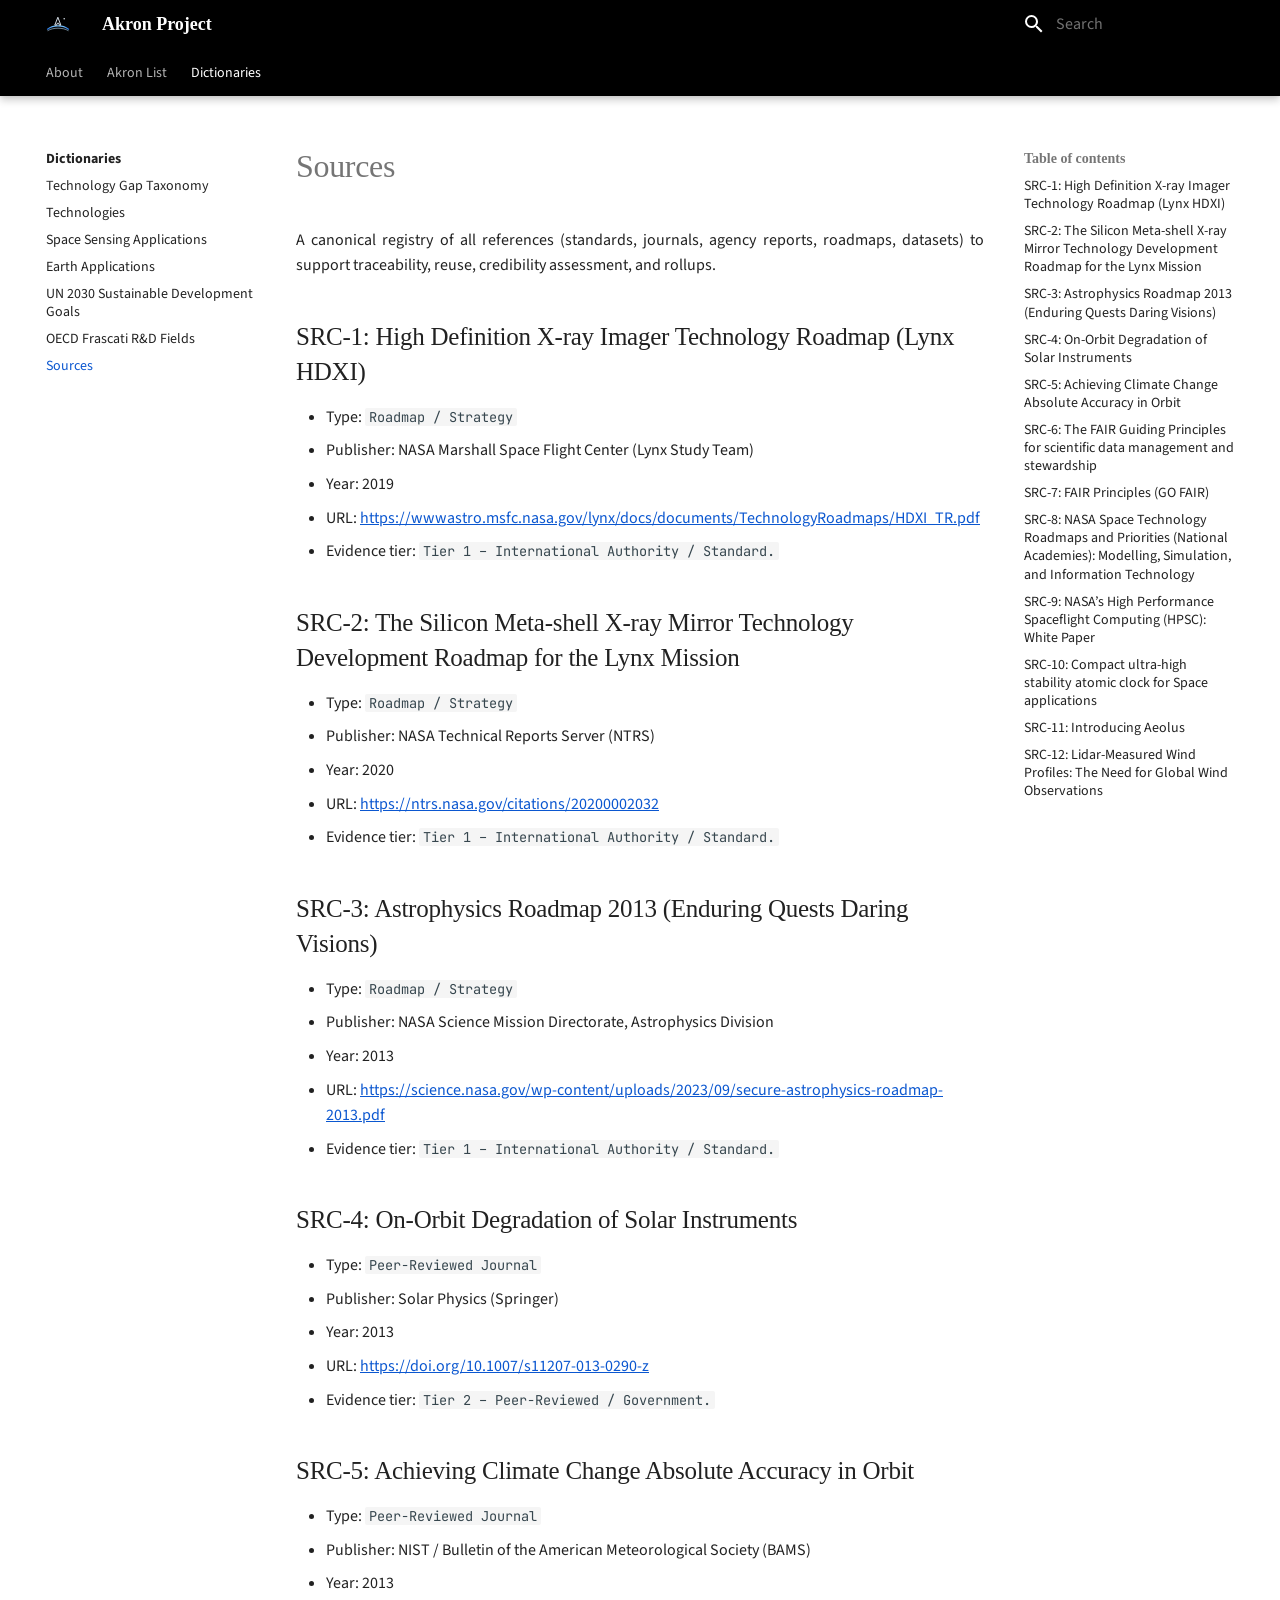
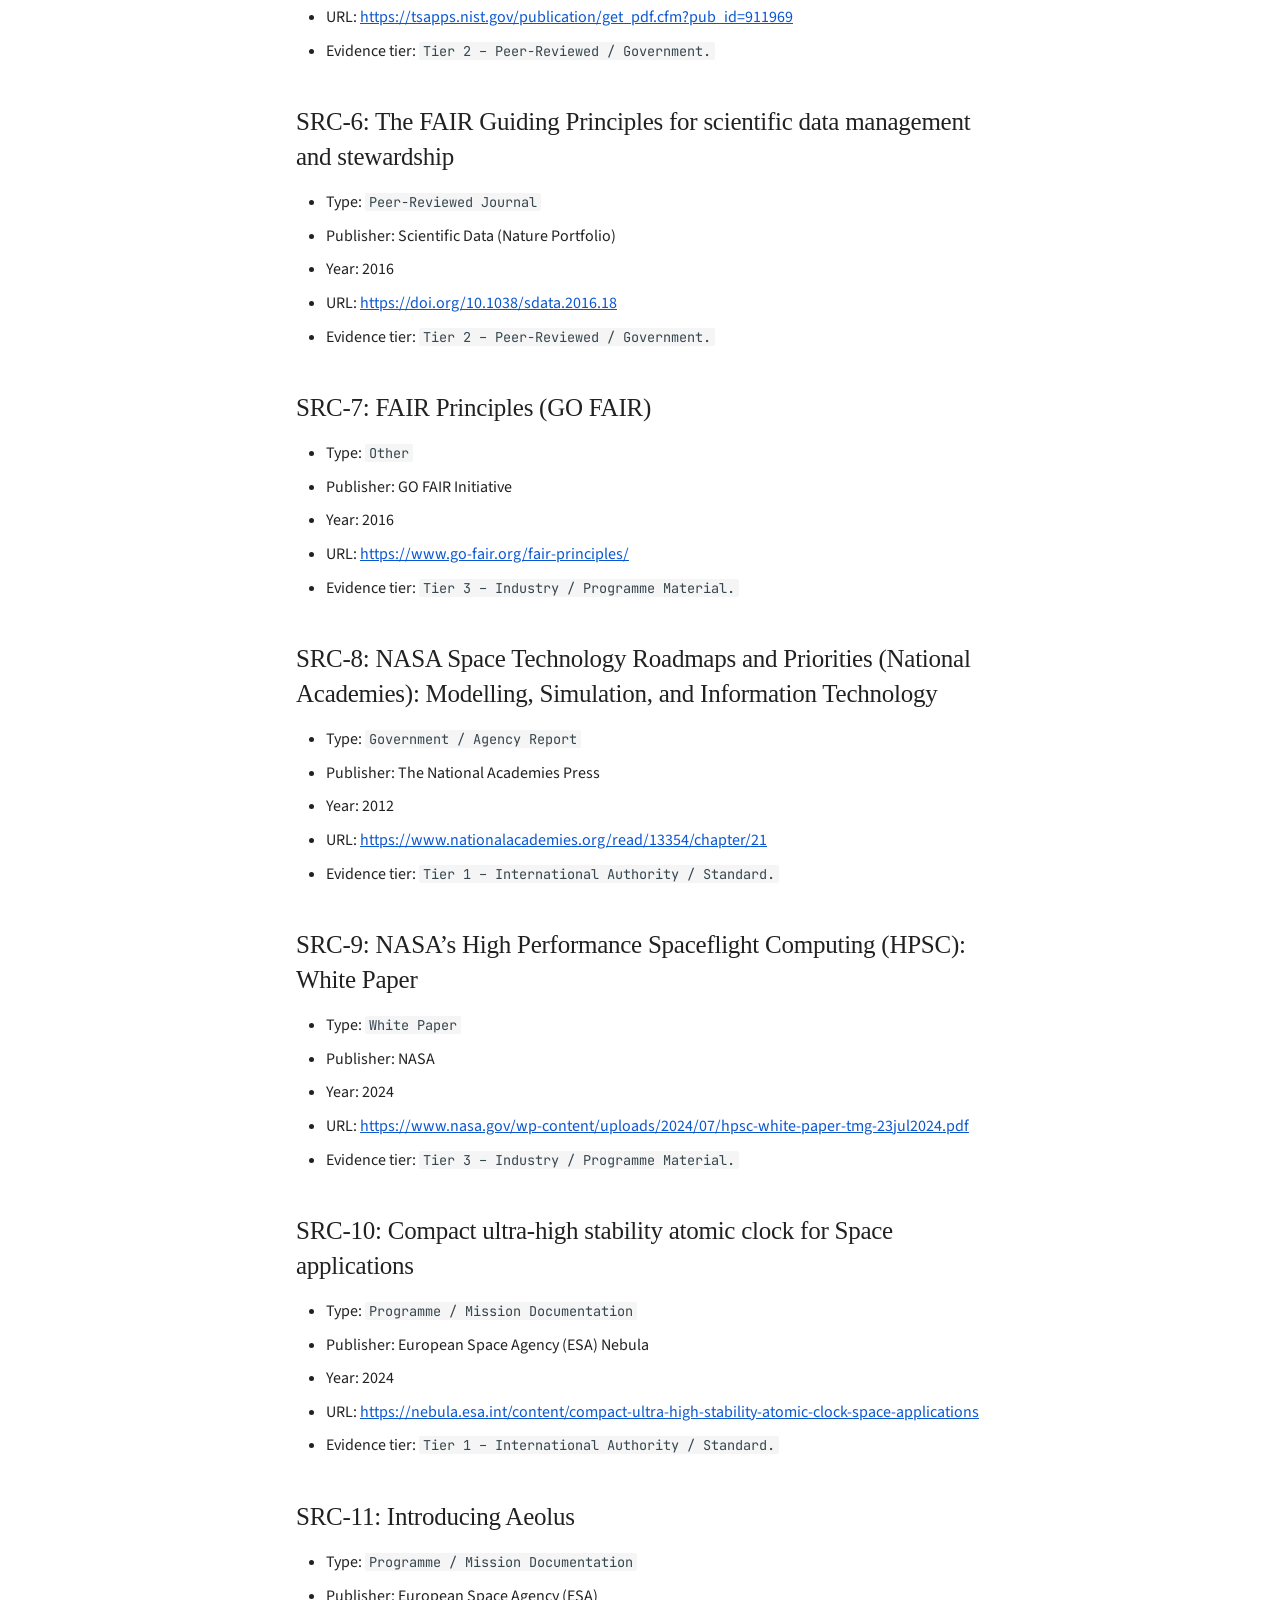
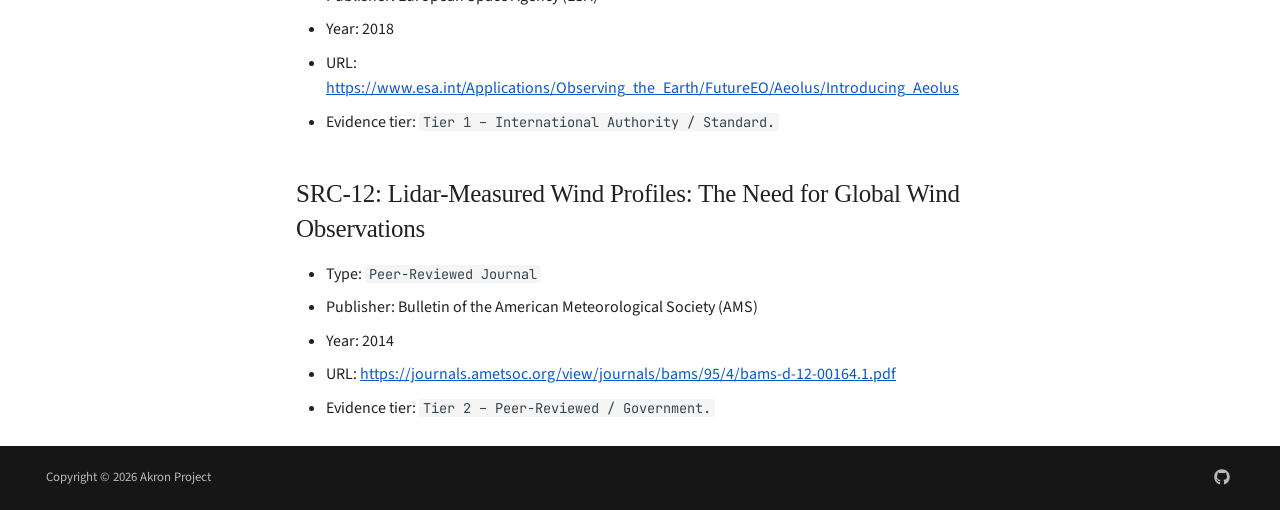
<file: dictionaries/sources/index.html>
<!doctype html>
<html lang="en" class="no-js">
  <head>
    
      <meta charset="utf-8">
      <meta name="viewport" content="width=device-width,initial-scale=1">
      
        <meta name="description" content="A curated list of technology gaps, highlighting their impact  on both space sensing and global challenges on Earth. ">
      
      
        <meta name="author" content="Valentin Grigoryevsky">
      
      
        <link rel="canonical" href="https://akronproject.com/dictionaries/sources/">
      
      
        <link rel="prev" href="../oecd-frascati-rnd-fields/">
      
      
      
        
      
      
      <link rel="icon" href="../../assets/images/favicon.svg">
      <meta name="generator" content="mkdocs-1.6.1, mkdocs-material-9.7.4">
    
    
      
        <title>Sources - Akron Project</title>
      
    
    
      <link rel="stylesheet" href="../../assets/stylesheets/main.484c7ddc.min.css">
      
        
        <link rel="stylesheet" href="../../assets/stylesheets/palette.ab4e12ef.min.css">
      
      


    
    
      
    
    
      
        
        
        <link rel="preconnect" href="https://fonts.gstatic.com" crossorigin>
        <link rel="stylesheet" href="https://fonts.googleapis.com/css?family=Source+Sans+3:300,300i,400,400i,700,700i%7CJetBrains+Mono:400,400i,700,700i&display=fallback">
        <style>:root{--md-text-font:"Source Sans 3";--md-code-font:"JetBrains Mono"}</style>
      
    
    
      <link rel="stylesheet" href="../../assets/stylesheets/extra.css">
    
    <script>__md_scope=new URL("../..",location),__md_hash=e=>[...e].reduce(((e,_)=>(e<<5)-e+_.charCodeAt(0)),0),__md_get=(e,_=localStorage,t=__md_scope)=>JSON.parse(_.getItem(t.pathname+"."+e)),__md_set=(e,_,t=localStorage,a=__md_scope)=>{try{t.setItem(a.pathname+"."+e,JSON.stringify(_))}catch(e){}}</script>
    
      
  


  
  

<script id="__analytics">function __md_analytics(){function e(){dataLayer.push(arguments)}window.dataLayer=window.dataLayer||[],e("js",new Date),e("config","G-PGQY4RT7B1"),document.addEventListener("DOMContentLoaded",(function(){document.forms.search&&document.forms.search.query.addEventListener("blur",(function(){this.value&&e("event","search",{search_term:this.value})}));document$.subscribe((function(){var t=document.forms.feedback;if(void 0!==t)for(var a of t.querySelectorAll("[type=submit]"))a.addEventListener("click",(function(a){a.preventDefault();var n=document.location.pathname,d=this.getAttribute("data-md-value");e("event","feedback",{page:n,data:d}),t.firstElementChild.disabled=!0;var r=t.querySelector(".md-feedback__note [data-md-value='"+d+"']");r&&(r.hidden=!1)})),t.hidden=!1})),location$.subscribe((function(t){e("config","G-PGQY4RT7B1",{page_path:t.pathname})}))}));var t=document.createElement("script");t.async=!0,t.src="https://www.googletagmanager.com/gtag/js?id=G-PGQY4RT7B1",document.getElementById("__analytics").insertAdjacentElement("afterEnd",t)}</script>
  
    <script>"undefined"!=typeof __md_analytics&&__md_analytics()</script>
  

    
    
  
  <meta name="robots" content="index, follow, max-snippet:-1, max-image-preview:large, max-video-preview:-1">
  <meta name="googlebot" content="index, follow">

  
  
  
  <meta name="description" content="A curated list of technology gaps, highlighting their impact  on both space sensing and global challenges on Earth. ">
  <link rel="canonical" href="https://akronproject.com/dictionaries/sources/">

  <meta property="og:type" content="website">
  <meta property="og:site_name" content="Akron Project">
  <meta property="og:title" content="Sources - Akron Project">
  <meta property="og:description" content="A curated list of technology gaps, highlighting their impact  on both space sensing and global challenges on Earth. ">
  <meta property="og:url" content="https://akronproject.com/dictionaries/sources/">
  <meta property="og:image" content="https://akronproject.com/assets/images/logo.svg">

  <meta name="twitter:card" content="summary_large_image">
  <meta name="twitter:title" content="Sources - Akron Project">
  <meta name="twitter:description" content="A curated list of technology gaps, highlighting their impact  on both space sensing and global challenges on Earth. ">
  <meta name="twitter:image" content="https://akronproject.com/assets/images/logo.svg">

  
  <script type="application/ld+json">{"@context": "https://schema.org", "@type": "WebSite", "description": "A curated list of technology gaps, highlighting their impact  on both space sensing and global challenges on Earth. ", "name": "Akron Project", "publisher": {"@type": "Organization", "logo": {"@type": "ImageObject", "url": "https://akronproject.com/assets/images/logo.svg"}, "name": "Akron Project", "url": "https://akronproject.com"}, "url": "https://akronproject.com/"}</script>

  
<meta property="og:type" content="website" />
<meta property="og:title" content="Sources - Akron Project" />
<meta property="og:description" content="A curated list of technology gaps, highlighting their impact  on both space sensing and global challenges on Earth. " />
<meta property="og:image" content="https://akronproject.com/assets/images/social/dictionaries/sources/index.png" />
<meta property="og:image:type" content="image/png" />
<meta property="og:image:width" content="1200" />
<meta property="og:image:height" content="630" />
<meta property="og:url" content="https://akronproject.com/dictionaries/sources/" />
<meta property="twitter:card" content="summary_large_image" />
<meta property="twitter:title" content="Sources - Akron Project" />
<meta property="twitter:description" content="A curated list of technology gaps, highlighting their impact  on both space sensing and global challenges on Earth. " />
<meta property="twitter:image" content="https://akronproject.com/assets/images/social/dictionaries/sources/index.png" />
</head>
  
  
    
    
    
    
    
    <body dir="ltr" data-md-color-scheme="default" data-md-color-primary="indigo" data-md-color-accent="indigo">
  
    
    <input class="md-toggle" data-md-toggle="drawer" type="checkbox" id="__drawer" autocomplete="off">
    <input class="md-toggle" data-md-toggle="search" type="checkbox" id="__search" autocomplete="off">
    <label class="md-overlay" for="__drawer"></label>
    <div data-md-component="skip">
      
        
        <a href="#sources" class="md-skip">
          Skip to content
        </a>
      
    </div>
    <div data-md-component="announce">
      
    </div>
    
    
      

  

<header class="md-header md-header--shadow md-header--lifted" data-md-component="header">
  <nav class="md-header__inner md-grid" aria-label="Header">
    <a href="../.." title="Akron Project" class="md-header__button md-logo" aria-label="Akron Project" data-md-component="logo">
      
  <img src="../../assets/images/logo.svg" alt="logo">

    </a>
    <label class="md-header__button md-icon" for="__drawer">
      
      <svg xmlns="http://www.w3.org/2000/svg" viewBox="0 0 24 24"><path d="M3 6h18v2H3zm0 5h18v2H3zm0 5h18v2H3z"/></svg>
    </label>
    <div class="md-header__title" data-md-component="header-title">
      <div class="md-header__ellipsis">
        <div class="md-header__topic">
          <span class="md-ellipsis">
            Akron Project
          </span>
        </div>
        <div class="md-header__topic" data-md-component="header-topic">
          <span class="md-ellipsis">
            
              Sources
            
          </span>
        </div>
      </div>
    </div>
    
      
    
    
    
    
      
      
        <label class="md-header__button md-icon" for="__search">
          
          <svg xmlns="http://www.w3.org/2000/svg" viewBox="0 0 24 24"><path d="M9.5 3A6.5 6.5 0 0 1 16 9.5c0 1.61-.59 3.09-1.56 4.23l.27.27h.79l5 5-1.5 1.5-5-5v-.79l-.27-.27A6.52 6.52 0 0 1 9.5 16 6.5 6.5 0 0 1 3 9.5 6.5 6.5 0 0 1 9.5 3m0 2C7 5 5 7 5 9.5S7 14 9.5 14 14 12 14 9.5 12 5 9.5 5"/></svg>
        </label>
        <div class="md-search" data-md-component="search" role="dialog">
  <label class="md-search__overlay" for="__search"></label>
  <div class="md-search__inner" role="search">
    <form class="md-search__form" name="search">
      <input type="text" class="md-search__input" name="query" aria-label="Search" placeholder="Search" autocapitalize="off" autocorrect="off" autocomplete="off" spellcheck="false" data-md-component="search-query" required>
      <label class="md-search__icon md-icon" for="__search">
        
        <svg xmlns="http://www.w3.org/2000/svg" viewBox="0 0 24 24"><path d="M9.5 3A6.5 6.5 0 0 1 16 9.5c0 1.61-.59 3.09-1.56 4.23l.27.27h.79l5 5-1.5 1.5-5-5v-.79l-.27-.27A6.52 6.52 0 0 1 9.5 16 6.5 6.5 0 0 1 3 9.5 6.5 6.5 0 0 1 9.5 3m0 2C7 5 5 7 5 9.5S7 14 9.5 14 14 12 14 9.5 12 5 9.5 5"/></svg>
        
        <svg xmlns="http://www.w3.org/2000/svg" viewBox="0 0 24 24"><path d="M20 11v2H8l5.5 5.5-1.42 1.42L4.16 12l7.92-7.92L13.5 5.5 8 11z"/></svg>
      </label>
      <nav class="md-search__options" aria-label="Search">
        
          <a href="javascript:void(0)" class="md-search__icon md-icon" title="Share" aria-label="Share" data-clipboard data-clipboard-text="" data-md-component="search-share" tabindex="-1">
            
            <svg xmlns="http://www.w3.org/2000/svg" viewBox="0 0 24 24"><path d="M18 16.08c-.76 0-1.44.3-1.96.77L8.91 12.7c.05-.23.09-.46.09-.7s-.04-.47-.09-.7l7.05-4.11c.54.5 1.25.81 2.04.81a3 3 0 0 0 3-3 3 3 0 0 0-3-3 3 3 0 0 0-3 3c0 .24.04.47.09.7L8.04 9.81C7.5 9.31 6.79 9 6 9a3 3 0 0 0-3 3 3 3 0 0 0 3 3c.79 0 1.5-.31 2.04-.81l7.12 4.15c-.05.21-.08.43-.08.66 0 1.61 1.31 2.91 2.92 2.91s2.92-1.3 2.92-2.91A2.92 2.92 0 0 0 18 16.08"/></svg>
          </a>
        
        <button type="reset" class="md-search__icon md-icon" title="Clear" aria-label="Clear" tabindex="-1">
          
          <svg xmlns="http://www.w3.org/2000/svg" viewBox="0 0 24 24"><path d="M19 6.41 17.59 5 12 10.59 6.41 5 5 6.41 10.59 12 5 17.59 6.41 19 12 13.41 17.59 19 19 17.59 13.41 12z"/></svg>
        </button>
      </nav>
      
        <div class="md-search__suggest" data-md-component="search-suggest"></div>
      
    </form>
    <div class="md-search__output">
      <div class="md-search__scrollwrap" tabindex="0" data-md-scrollfix>
        <div class="md-search-result" data-md-component="search-result">
          <div class="md-search-result__meta">
            Initializing search
          </div>
          <ol class="md-search-result__list" role="presentation"></ol>
        </div>
      </div>
    </div>
  </div>
</div>
      
    
    
  </nav>
  
    
      
<nav class="md-tabs" aria-label="Tabs" data-md-component="tabs">
  <div class="md-grid">
    <ul class="md-tabs__list">
      
        
  
  
  
  
    
    
      <li class="md-tabs__item">
        <a href="../.." class="md-tabs__link">
          
  
  
    
  
  About

        </a>
      </li>
    
  

      
        
  
  
  
  
    
    
      <li class="md-tabs__item">
        <a href="../../akron-list/" class="md-tabs__link">
          
  
  
    
  
  Akron List

        </a>
      </li>
    
  

      
        
  
  
  
    
  
  
    
    
      <li class="md-tabs__item md-tabs__item--active">
        <a href="../" class="md-tabs__link">
          
  
  
    
  
  Dictionaries

        </a>
      </li>
    
  

      
    </ul>
  </div>
</nav>
    
  
</header>
    
    <div class="md-container" data-md-component="container">
      
      
        
      
      <main class="md-main" data-md-component="main">
        <div class="md-main__inner md-grid">
          
            
              
              <div class="md-sidebar md-sidebar--primary" data-md-component="sidebar" data-md-type="navigation" >
                <div class="md-sidebar__scrollwrap">
                  <div class="md-sidebar__inner">
                    


  


<nav class="md-nav md-nav--primary md-nav--lifted" aria-label="Navigation" data-md-level="0">
  <label class="md-nav__title" for="__drawer">
    <a href="../.." title="Akron Project" class="md-nav__button md-logo" aria-label="Akron Project" data-md-component="logo">
      
  <img src="../../assets/images/logo.svg" alt="logo">

    </a>
    Akron Project
  </label>
  
  <ul class="md-nav__list" data-md-scrollfix>
    
      
      
  
  
  
  
    
    
      
        
          
        
      
    
    
    
      
      
        
      
    
    
    <li class="md-nav__item md-nav__item--nested">
      
        
        
        <input class="md-nav__toggle md-toggle " type="checkbox" id="__nav_1" >
        
          
          <div class="md-nav__link md-nav__container">
            <a href="../.." class="md-nav__link ">
              
  
  
  <span class="md-ellipsis">
    
  
    About
  

    
  </span>
  
  

            </a>
            
          </div>
        
        <nav class="md-nav" data-md-level="1" aria-labelledby="__nav_1_label" aria-expanded="false">
          <label class="md-nav__title" for="__nav_1">
            <span class="md-nav__icon md-icon"></span>
            
  
    About
  

          </label>
          <ul class="md-nav__list" data-md-scrollfix>
            
              
            
          </ul>
        </nav>
      
    </li>
  

    
      
      
  
  
  
  
    
    
      
        
          
        
      
    
    
    
      
      
        
      
    
    
    <li class="md-nav__item md-nav__item--nested">
      
        
        
        <input class="md-nav__toggle md-toggle " type="checkbox" id="__nav_2" >
        
          
          <div class="md-nav__link md-nav__container">
            <a href="../../akron-list/" class="md-nav__link ">
              
  
  
  <span class="md-ellipsis">
    
  
    Akron List
  

    
  </span>
  
  

            </a>
            
          </div>
        
        <nav class="md-nav" data-md-level="1" aria-labelledby="__nav_2_label" aria-expanded="false">
          <label class="md-nav__title" for="__nav_2">
            <span class="md-nav__icon md-icon"></span>
            
  
    Akron List
  

          </label>
          <ul class="md-nav__list" data-md-scrollfix>
            
              
            
          </ul>
        </nav>
      
    </li>
  

    
      
      
  
  
    
  
  
  
    
    
      
        
          
        
      
        
      
        
      
        
      
        
      
        
      
        
      
        
      
    
    
    
      
        
        
      
      
        
      
    
    
    <li class="md-nav__item md-nav__item--active md-nav__item--section md-nav__item--nested">
      
        
        
        <input class="md-nav__toggle md-toggle " type="checkbox" id="__nav_3" checked>
        
          
          <div class="md-nav__link md-nav__container">
            <a href="../" class="md-nav__link ">
              
  
  
  <span class="md-ellipsis">
    
  
    Dictionaries
  

    
  </span>
  
  

            </a>
            
              
              <label class="md-nav__link " for="__nav_3" id="__nav_3_label" tabindex="">
                <span class="md-nav__icon md-icon"></span>
              </label>
            
          </div>
        
        <nav class="md-nav" data-md-level="1" aria-labelledby="__nav_3_label" aria-expanded="true">
          <label class="md-nav__title" for="__nav_3">
            <span class="md-nav__icon md-icon"></span>
            
  
    Dictionaries
  

          </label>
          <ul class="md-nav__list" data-md-scrollfix>
            
              
            
              
                
  
  
  
  
    <li class="md-nav__item">
      <a href="../technology-gap-taxonomy/" class="md-nav__link">
        
  
  
  <span class="md-ellipsis">
    
  
    Technology Gap Taxonomy
  

    
  </span>
  
  

      </a>
    </li>
  

              
            
              
                
  
  
  
  
    <li class="md-nav__item">
      <a href="../technologies/" class="md-nav__link">
        
  
  
  <span class="md-ellipsis">
    
  
    Technologies
  

    
  </span>
  
  

      </a>
    </li>
  

              
            
              
                
  
  
  
  
    <li class="md-nav__item">
      <a href="../space-sensing-applications/" class="md-nav__link">
        
  
  
  <span class="md-ellipsis">
    
  
    Space Sensing Applications
  

    
  </span>
  
  

      </a>
    </li>
  

              
            
              
                
  
  
  
  
    <li class="md-nav__item">
      <a href="../earth-applications/" class="md-nav__link">
        
  
  
  <span class="md-ellipsis">
    
  
    Earth Applications
  

    
  </span>
  
  

      </a>
    </li>
  

              
            
              
                
  
  
  
  
    <li class="md-nav__item">
      <a href="../un-2030-sdgs/" class="md-nav__link">
        
  
  
  <span class="md-ellipsis">
    
  
    UN 2030 Sustainable Development Goals
  

    
  </span>
  
  

      </a>
    </li>
  

              
            
              
                
  
  
  
  
    <li class="md-nav__item">
      <a href="../oecd-frascati-rnd-fields/" class="md-nav__link">
        
  
  
  <span class="md-ellipsis">
    
  
    OECD Frascati R&D Fields
  

    
  </span>
  
  

      </a>
    </li>
  

              
            
              
                
  
  
    
  
  
  
    <li class="md-nav__item md-nav__item--active">
      
      <input class="md-nav__toggle md-toggle" type="checkbox" id="__toc">
      
      
        
      
      
        <label class="md-nav__link md-nav__link--active" for="__toc">
          
  
  
  <span class="md-ellipsis">
    
  
    Sources
  

    
  </span>
  
  

          <span class="md-nav__icon md-icon"></span>
        </label>
      
      <a href="./" class="md-nav__link md-nav__link--active">
        
  
  
  <span class="md-ellipsis">
    
  
    Sources
  

    
  </span>
  
  

      </a>
      
        

<nav class="md-nav md-nav--secondary" aria-label="Table of contents">
  
  
  
    
  
  
    <label class="md-nav__title" for="__toc">
      <span class="md-nav__icon md-icon"></span>
      Table of contents
    </label>
    <ul class="md-nav__list" data-md-component="toc" data-md-scrollfix>
      
        <li class="md-nav__item">
  <a href="#src-1" class="md-nav__link">
    <span class="md-ellipsis">
      
        SRC-1: High Definition X-ray Imager Technology Roadmap (Lynx HDXI)
      
    </span>
  </a>
  
</li>
      
        <li class="md-nav__item">
  <a href="#src-2" class="md-nav__link">
    <span class="md-ellipsis">
      
        SRC-2: The Silicon Meta-shell X-ray Mirror Technology Development Roadmap for the Lynx Mission
      
    </span>
  </a>
  
</li>
      
        <li class="md-nav__item">
  <a href="#src-3" class="md-nav__link">
    <span class="md-ellipsis">
      
        SRC-3: Astrophysics Roadmap 2013 (Enduring Quests Daring Visions)
      
    </span>
  </a>
  
</li>
      
        <li class="md-nav__item">
  <a href="#src-4" class="md-nav__link">
    <span class="md-ellipsis">
      
        SRC-4: On-Orbit Degradation of Solar Instruments
      
    </span>
  </a>
  
</li>
      
        <li class="md-nav__item">
  <a href="#src-5" class="md-nav__link">
    <span class="md-ellipsis">
      
        SRC-5: Achieving Climate Change Absolute Accuracy in Orbit
      
    </span>
  </a>
  
</li>
      
        <li class="md-nav__item">
  <a href="#src-6" class="md-nav__link">
    <span class="md-ellipsis">
      
        SRC-6: The FAIR Guiding Principles for scientific data management and stewardship
      
    </span>
  </a>
  
</li>
      
        <li class="md-nav__item">
  <a href="#src-7" class="md-nav__link">
    <span class="md-ellipsis">
      
        SRC-7: FAIR Principles (GO FAIR)
      
    </span>
  </a>
  
</li>
      
        <li class="md-nav__item">
  <a href="#src-8" class="md-nav__link">
    <span class="md-ellipsis">
      
        SRC-8: NASA Space Technology Roadmaps and Priorities (National Academies): Modelling, Simulation, and Information Technology
      
    </span>
  </a>
  
</li>
      
        <li class="md-nav__item">
  <a href="#src-9" class="md-nav__link">
    <span class="md-ellipsis">
      
        SRC-9: NASA’s High Performance Spaceflight Computing (HPSC): White Paper
      
    </span>
  </a>
  
</li>
      
        <li class="md-nav__item">
  <a href="#src-10" class="md-nav__link">
    <span class="md-ellipsis">
      
        SRC-10: Compact ultra-high stability atomic clock for Space applications
      
    </span>
  </a>
  
</li>
      
        <li class="md-nav__item">
  <a href="#src-11" class="md-nav__link">
    <span class="md-ellipsis">
      
        SRC-11: Introducing Aeolus
      
    </span>
  </a>
  
</li>
      
        <li class="md-nav__item">
  <a href="#src-12" class="md-nav__link">
    <span class="md-ellipsis">
      
        SRC-12: Lidar-Measured Wind Profiles: The Need for Global Wind Observations
      
    </span>
  </a>
  
</li>
      
    </ul>
  
</nav>
      
    </li>
  

              
            
          </ul>
        </nav>
      
    </li>
  

    
  </ul>
</nav>
                  </div>
                </div>
              </div>
            
            
              
              <div class="md-sidebar md-sidebar--secondary" data-md-component="sidebar" data-md-type="toc" >
                <div class="md-sidebar__scrollwrap">
                  <div class="md-sidebar__inner">
                    

<nav class="md-nav md-nav--secondary" aria-label="Table of contents">
  
  
  
    
  
  
    <label class="md-nav__title" for="__toc">
      <span class="md-nav__icon md-icon"></span>
      Table of contents
    </label>
    <ul class="md-nav__list" data-md-component="toc" data-md-scrollfix>
      
        <li class="md-nav__item">
  <a href="#src-1" class="md-nav__link">
    <span class="md-ellipsis">
      
        SRC-1: High Definition X-ray Imager Technology Roadmap (Lynx HDXI)
      
    </span>
  </a>
  
</li>
      
        <li class="md-nav__item">
  <a href="#src-2" class="md-nav__link">
    <span class="md-ellipsis">
      
        SRC-2: The Silicon Meta-shell X-ray Mirror Technology Development Roadmap for the Lynx Mission
      
    </span>
  </a>
  
</li>
      
        <li class="md-nav__item">
  <a href="#src-3" class="md-nav__link">
    <span class="md-ellipsis">
      
        SRC-3: Astrophysics Roadmap 2013 (Enduring Quests Daring Visions)
      
    </span>
  </a>
  
</li>
      
        <li class="md-nav__item">
  <a href="#src-4" class="md-nav__link">
    <span class="md-ellipsis">
      
        SRC-4: On-Orbit Degradation of Solar Instruments
      
    </span>
  </a>
  
</li>
      
        <li class="md-nav__item">
  <a href="#src-5" class="md-nav__link">
    <span class="md-ellipsis">
      
        SRC-5: Achieving Climate Change Absolute Accuracy in Orbit
      
    </span>
  </a>
  
</li>
      
        <li class="md-nav__item">
  <a href="#src-6" class="md-nav__link">
    <span class="md-ellipsis">
      
        SRC-6: The FAIR Guiding Principles for scientific data management and stewardship
      
    </span>
  </a>
  
</li>
      
        <li class="md-nav__item">
  <a href="#src-7" class="md-nav__link">
    <span class="md-ellipsis">
      
        SRC-7: FAIR Principles (GO FAIR)
      
    </span>
  </a>
  
</li>
      
        <li class="md-nav__item">
  <a href="#src-8" class="md-nav__link">
    <span class="md-ellipsis">
      
        SRC-8: NASA Space Technology Roadmaps and Priorities (National Academies): Modelling, Simulation, and Information Technology
      
    </span>
  </a>
  
</li>
      
        <li class="md-nav__item">
  <a href="#src-9" class="md-nav__link">
    <span class="md-ellipsis">
      
        SRC-9: NASA’s High Performance Spaceflight Computing (HPSC): White Paper
      
    </span>
  </a>
  
</li>
      
        <li class="md-nav__item">
  <a href="#src-10" class="md-nav__link">
    <span class="md-ellipsis">
      
        SRC-10: Compact ultra-high stability atomic clock for Space applications
      
    </span>
  </a>
  
</li>
      
        <li class="md-nav__item">
  <a href="#src-11" class="md-nav__link">
    <span class="md-ellipsis">
      
        SRC-11: Introducing Aeolus
      
    </span>
  </a>
  
</li>
      
        <li class="md-nav__item">
  <a href="#src-12" class="md-nav__link">
    <span class="md-ellipsis">
      
        SRC-12: Lidar-Measured Wind Profiles: The Need for Global Wind Observations
      
    </span>
  </a>
  
</li>
      
    </ul>
  
</nav>
                  </div>
                </div>
              </div>
            
          
          
            <div class="md-content" data-md-component="content">
              
              <article class="md-content__inner md-typeset">
                
                  



<h1 id="sources">Sources<a class="headerlink" href="#sources" title="Permanent link">&para;</a></h1>
<p>A canonical registry of all references (standards, journals, agency reports, roadmaps, datasets)  to support traceability, reuse, credibility assessment, and rollups.</p>
<h2 id="src-1">SRC-1: High Definition X-ray Imager Technology Roadmap (Lynx HDXI)<a class="headerlink" href="#src-1" title="Permanent link">&para;</a></h2>
<ul>
<li>Type: <code>Roadmap / Strategy</code></li>
<li>Publisher: NASA Marshall Space Flight Center (Lynx Study Team)</li>
<li>Year: 2019</li>
<li>URL: <a href="https://wwwastro.msfc.nasa.gov/lynx/docs/documents/TechnologyRoadmaps/HDXI_TR.pdf">https://wwwastro.msfc.nasa.gov/lynx/docs/documents/TechnologyRoadmaps/HDXI_TR.pdf</a></li>
<li>Evidence tier: <code>Tier 1 – International Authority / Standard.</code></li>
</ul>
<h2 id="src-2">SRC-2: The Silicon Meta-shell X-ray Mirror Technology Development Roadmap for the Lynx Mission<a class="headerlink" href="#src-2" title="Permanent link">&para;</a></h2>
<ul>
<li>Type: <code>Roadmap / Strategy</code></li>
<li>Publisher: NASA Technical Reports Server (NTRS)</li>
<li>Year: 2020</li>
<li>URL: <a href="https://ntrs.nasa.gov/citations/20200002032">https://ntrs.nasa.gov/citations/20200002032</a></li>
<li>Evidence tier: <code>Tier 1 – International Authority / Standard.</code></li>
</ul>
<h2 id="src-3">SRC-3: Astrophysics Roadmap 2013 (Enduring Quests Daring Visions)<a class="headerlink" href="#src-3" title="Permanent link">&para;</a></h2>
<ul>
<li>Type: <code>Roadmap / Strategy</code></li>
<li>Publisher: NASA Science Mission Directorate, Astrophysics Division</li>
<li>Year: 2013</li>
<li>URL: <a href="https://science.nasa.gov/wp-content/uploads/2023/09/secure-astrophysics-roadmap-2013.pdf">https://science.nasa.gov/wp-content/uploads/2023/09/secure-astrophysics-roadmap-2013.pdf</a></li>
<li>Evidence tier: <code>Tier 1 – International Authority / Standard.</code></li>
</ul>
<h2 id="src-4">SRC-4: On-Orbit Degradation of Solar Instruments<a class="headerlink" href="#src-4" title="Permanent link">&para;</a></h2>
<ul>
<li>Type: <code>Peer-Reviewed Journal</code></li>
<li>Publisher: Solar Physics (Springer)</li>
<li>Year: 2013</li>
<li>URL: <a href="https://doi.org/10.1007/s11207-013-0290-z">https://doi.org/10.1007/s11207-013-0290-z</a></li>
<li>Evidence tier: <code>Tier 2 – Peer-Reviewed / Government.</code></li>
</ul>
<h2 id="src-5">SRC-5: Achieving Climate Change Absolute Accuracy in Orbit<a class="headerlink" href="#src-5" title="Permanent link">&para;</a></h2>
<ul>
<li>Type: <code>Peer-Reviewed Journal</code></li>
<li>Publisher: NIST / Bulletin of the American Meteorological Society (BAMS)</li>
<li>Year: 2013</li>
<li>URL: <a href="https://tsapps.nist.gov/publication/get_pdf.cfm?pub_id=911969">https://tsapps.nist.gov/publication/get_pdf.cfm?pub_id=911969</a></li>
<li>Evidence tier: <code>Tier 2 – Peer-Reviewed / Government.</code></li>
</ul>
<h2 id="src-6">SRC-6: The FAIR Guiding Principles for scientific data management and stewardship<a class="headerlink" href="#src-6" title="Permanent link">&para;</a></h2>
<ul>
<li>Type: <code>Peer-Reviewed Journal</code></li>
<li>Publisher: Scientific Data (Nature Portfolio)</li>
<li>Year: 2016</li>
<li>URL: <a href="https://doi.org/10.1038/sdata.2016.18">https://doi.org/10.1038/sdata.2016.18</a></li>
<li>Evidence tier: <code>Tier 2 – Peer-Reviewed / Government.</code></li>
</ul>
<h2 id="src-7">SRC-7: FAIR Principles (GO FAIR)<a class="headerlink" href="#src-7" title="Permanent link">&para;</a></h2>
<ul>
<li>Type: <code>Other</code></li>
<li>Publisher: GO FAIR Initiative</li>
<li>Year: 2016</li>
<li>URL: <a href="https://www.go-fair.org/fair-principles/">https://www.go-fair.org/fair-principles/</a></li>
<li>Evidence tier: <code>Tier 3 – Industry / Programme Material.</code></li>
</ul>
<h2 id="src-8">SRC-8: NASA Space Technology Roadmaps and Priorities (National Academies): Modelling, Simulation, and Information Technology<a class="headerlink" href="#src-8" title="Permanent link">&para;</a></h2>
<ul>
<li>Type: <code>Government / Agency Report</code></li>
<li>Publisher: The National Academies Press</li>
<li>Year: 2012</li>
<li>URL: <a href="https://www.nationalacademies.org/read/13354/chapter/21">https://www.nationalacademies.org/read/13354/chapter/21</a></li>
<li>Evidence tier: <code>Tier 1 – International Authority / Standard.</code></li>
</ul>
<h2 id="src-9">SRC-9: NASA’s High Performance Spaceflight Computing (HPSC): White Paper<a class="headerlink" href="#src-9" title="Permanent link">&para;</a></h2>
<ul>
<li>Type: <code>White Paper</code></li>
<li>Publisher: NASA</li>
<li>Year: 2024</li>
<li>URL: <a href="https://www.nasa.gov/wp-content/uploads/2024/07/hpsc-white-paper-tmg-23jul2024.pdf">https://www.nasa.gov/wp-content/uploads/2024/07/hpsc-white-paper-tmg-23jul2024.pdf</a></li>
<li>Evidence tier: <code>Tier 3 – Industry / Programme Material.</code></li>
</ul>
<h2 id="src-10">SRC-10: Compact ultra-high stability atomic clock for Space applications<a class="headerlink" href="#src-10" title="Permanent link">&para;</a></h2>
<ul>
<li>Type: <code>Programme / Mission Documentation</code></li>
<li>Publisher: European Space Agency (ESA) Nebula</li>
<li>Year: 2024</li>
<li>URL: <a href="https://nebula.esa.int/content/compact-ultra-high-stability-atomic-clock-space-applications">https://nebula.esa.int/content/compact-ultra-high-stability-atomic-clock-space-applications</a></li>
<li>Evidence tier: <code>Tier 1 – International Authority / Standard.</code></li>
</ul>
<h2 id="src-11">SRC-11: Introducing Aeolus<a class="headerlink" href="#src-11" title="Permanent link">&para;</a></h2>
<ul>
<li>Type: <code>Programme / Mission Documentation</code></li>
<li>Publisher: European Space Agency (ESA)</li>
<li>Year: 2018</li>
<li>URL: <a href="https://www.esa.int/Applications/Observing_the_Earth/FutureEO/Aeolus/Introducing_Aeolus">https://www.esa.int/Applications/Observing_the_Earth/FutureEO/Aeolus/Introducing_Aeolus</a></li>
<li>Evidence tier: <code>Tier 1 – International Authority / Standard.</code></li>
</ul>
<h2 id="src-12">SRC-12: Lidar-Measured Wind Profiles: The Need for Global Wind Observations<a class="headerlink" href="#src-12" title="Permanent link">&para;</a></h2>
<ul>
<li>Type: <code>Peer-Reviewed Journal</code></li>
<li>Publisher: Bulletin of the American Meteorological Society (AMS)</li>
<li>Year: 2014</li>
<li>URL: <a href="https://journals.ametsoc.org/view/journals/bams/95/4/bams-d-12-00164.1.pdf">https://journals.ametsoc.org/view/journals/bams/95/4/bams-d-12-00164.1.pdf</a></li>
<li>Evidence tier: <code>Tier 2 – Peer-Reviewed / Government.</code></li>
</ul>









  




                
              </article>
            </div>
          
          
  <script>var tabs=__md_get("__tabs");if(Array.isArray(tabs))e:for(var set of document.querySelectorAll(".tabbed-set")){var labels=set.querySelector(".tabbed-labels");for(var tab of tabs)for(var label of labels.getElementsByTagName("label"))if(label.innerText.trim()===tab){var input=document.getElementById(label.htmlFor);input.checked=!0;continue e}}</script>

<script>var target=document.getElementById(location.hash.slice(1));target&&target.name&&(target.checked=target.name.startsWith("__tabbed_"))</script>
        </div>
        
          <button type="button" class="md-top md-icon" data-md-component="top" hidden>
  
  <svg xmlns="http://www.w3.org/2000/svg" viewBox="0 0 24 24"><path d="M13 20h-2V8l-5.5 5.5-1.42-1.42L12 4.16l7.92 7.92-1.42 1.42L13 8z"/></svg>
  Back to top
</button>
        
      </main>
      
        <footer class="md-footer">
  
  <div class="md-footer-meta md-typeset">
    <div class="md-footer-meta__inner md-grid">
      <div class="md-copyright">
  
    <div class="md-copyright__highlight">
      Copyright &copy; 2026 Akron Project
    </div>
  
  
</div>
      
        
<div class="md-social">
  
    
    
    
    
      
      
    
    <a href="https://github.com/vgrigoryevsky/akronproject" target="_blank" rel="noopener" title="github.com" class="md-social__link">
      <svg xmlns="http://www.w3.org/2000/svg" viewBox="0 0 512 512"><!--! Font Awesome Free 7.1.0 by @fontawesome - https://fontawesome.com License - https://fontawesome.com/license/free (Icons: CC BY 4.0, Fonts: SIL OFL 1.1, Code: MIT License) Copyright 2025 Fonticons, Inc.--><path d="M173.9 397.4c0 2-2.3 3.6-5.2 3.6-3.3.3-5.6-1.3-5.6-3.6 0-2 2.3-3.6 5.2-3.6 3-.3 5.6 1.3 5.6 3.6m-31.1-4.5c-.7 2 1.3 4.3 4.3 4.9 2.6 1 5.6 0 6.2-2s-1.3-4.3-4.3-5.2c-2.6-.7-5.5.3-6.2 2.3m44.2-1.7c-2.9.7-4.9 2.6-4.6 4.9.3 2 2.9 3.3 5.9 2.6 2.9-.7 4.9-2.6 4.6-4.6-.3-1.9-3-3.2-5.9-2.9M252.8 8C114.1 8 8 113.3 8 252c0 110.9 69.8 205.8 169.5 239.2 12.8 2.3 17.3-5.6 17.3-12.1 0-6.2-.3-40.4-.3-61.4 0 0-70 15-84.7-29.8 0 0-11.4-29.1-27.8-36.6 0 0-22.9-15.7 1.6-15.4 0 0 24.9 2 38.6 25.8 21.9 38.6 58.6 27.5 72.9 20.9 2.3-16 8.8-27.1 16-33.7-55.9-6.2-112.3-14.3-112.3-110.5 0-27.5 7.6-41.3 23.6-58.9-2.6-6.5-11.1-33.3 2.6-67.9 20.9-6.5 69 27 69 27 20-5.6 41.5-8.5 62.8-8.5s42.8 2.9 62.8 8.5c0 0 48.1-33.6 69-27 13.7 34.7 5.2 61.4 2.6 67.9 16 17.7 25.8 31.5 25.8 58.9 0 96.5-58.9 104.2-114.8 110.5 9.2 7.9 17 22.9 17 46.4 0 33.7-.3 75.4-.3 83.6 0 6.5 4.6 14.4 17.3 12.1C436.2 457.8 504 362.9 504 252 504 113.3 391.5 8 252.8 8M105.2 352.9c-1.3 1-1 3.3.7 5.2 1.6 1.6 3.9 2.3 5.2 1 1.3-1 1-3.3-.7-5.2-1.6-1.6-3.9-2.3-5.2-1m-10.8-8.1c-.7 1.3.3 2.9 2.3 3.9 1.6 1 3.6.7 4.3-.7.7-1.3-.3-2.9-2.3-3.9-2-.6-3.6-.3-4.3.7m32.4 35.6c-1.6 1.3-1 4.3 1.3 6.2 2.3 2.3 5.2 2.6 6.5 1 1.3-1.3.7-4.3-1.3-6.2-2.2-2.3-5.2-2.6-6.5-1m-11.4-14.7c-1.6 1-1.6 3.6 0 5.9s4.3 3.3 5.6 2.3c1.6-1.3 1.6-3.9 0-6.2-1.4-2.3-4-3.3-5.6-2"/></svg>
    </a>
  
</div>
      
    </div>
  </div>
</footer>
      
    </div>
    <div class="md-dialog" data-md-component="dialog">
      <div class="md-dialog__inner md-typeset"></div>
    </div>
    
    
    
      
      
      <script id="__config" type="application/json">{"annotate": null, "base": "../..", "features": ["announce.dismiss", "content.action.edit", "content.action.view", "content.code.annotate", "content.code.copy", "content.code.select", "content.tabs.link", "content.tooltips", "navigation.indexes", "navigation.sections", "navigation.tabs", "navigation.tabs.sticky", "navigation.top", "navigation.tracking", "search.highlight", "search.share", "search.suggest", "toc.follow"], "search": "../../assets/javascripts/workers/search.2c215733.min.js", "tags": null, "translations": {"clipboard.copied": "Copied to clipboard", "clipboard.copy": "Copy to clipboard", "search.result.more.one": "1 more on this page", "search.result.more.other": "# more on this page", "search.result.none": "No matching documents", "search.result.one": "1 matching document", "search.result.other": "# matching documents", "search.result.placeholder": "Type to start searching", "search.result.term.missing": "Missing", "select.version": "Select version"}, "version": null}</script>
    
    
      <script src="../../assets/javascripts/bundle.79ae519e.min.js"></script>
      
    
  </body>
</html>
</file>
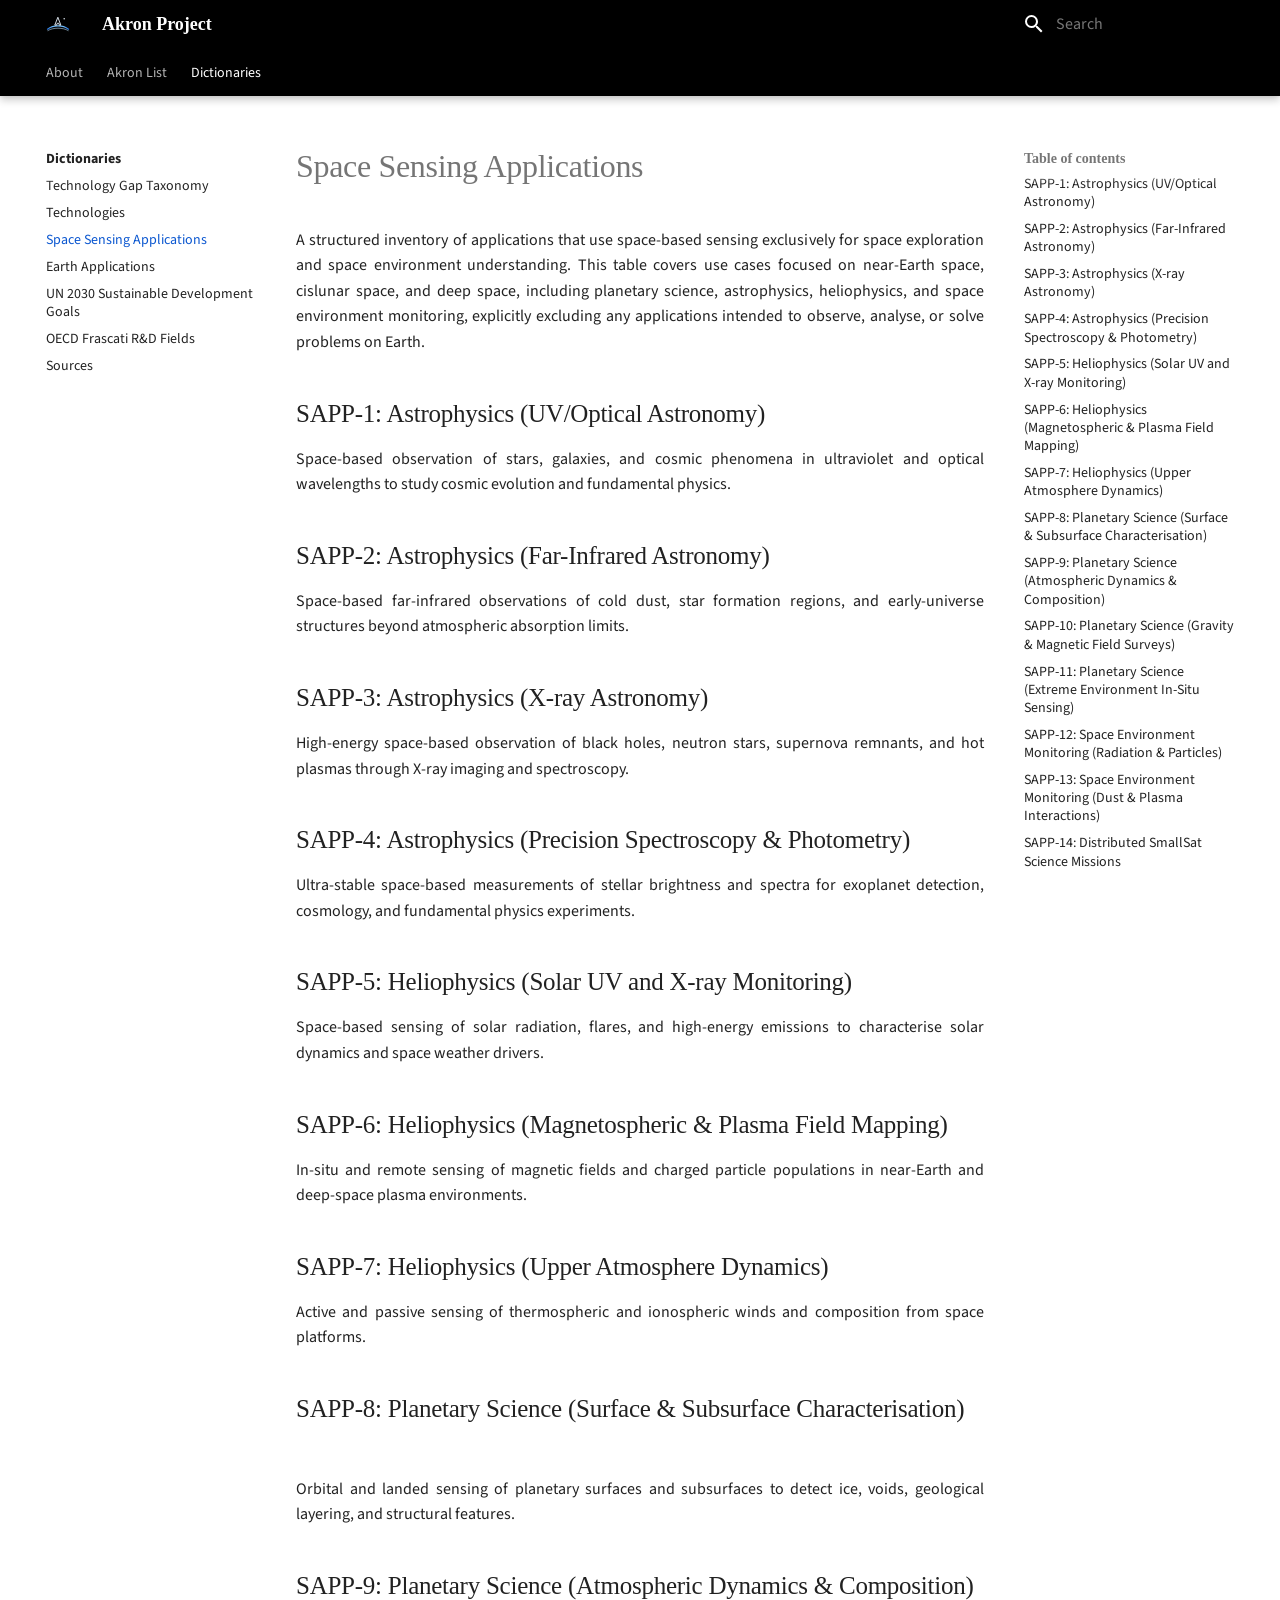
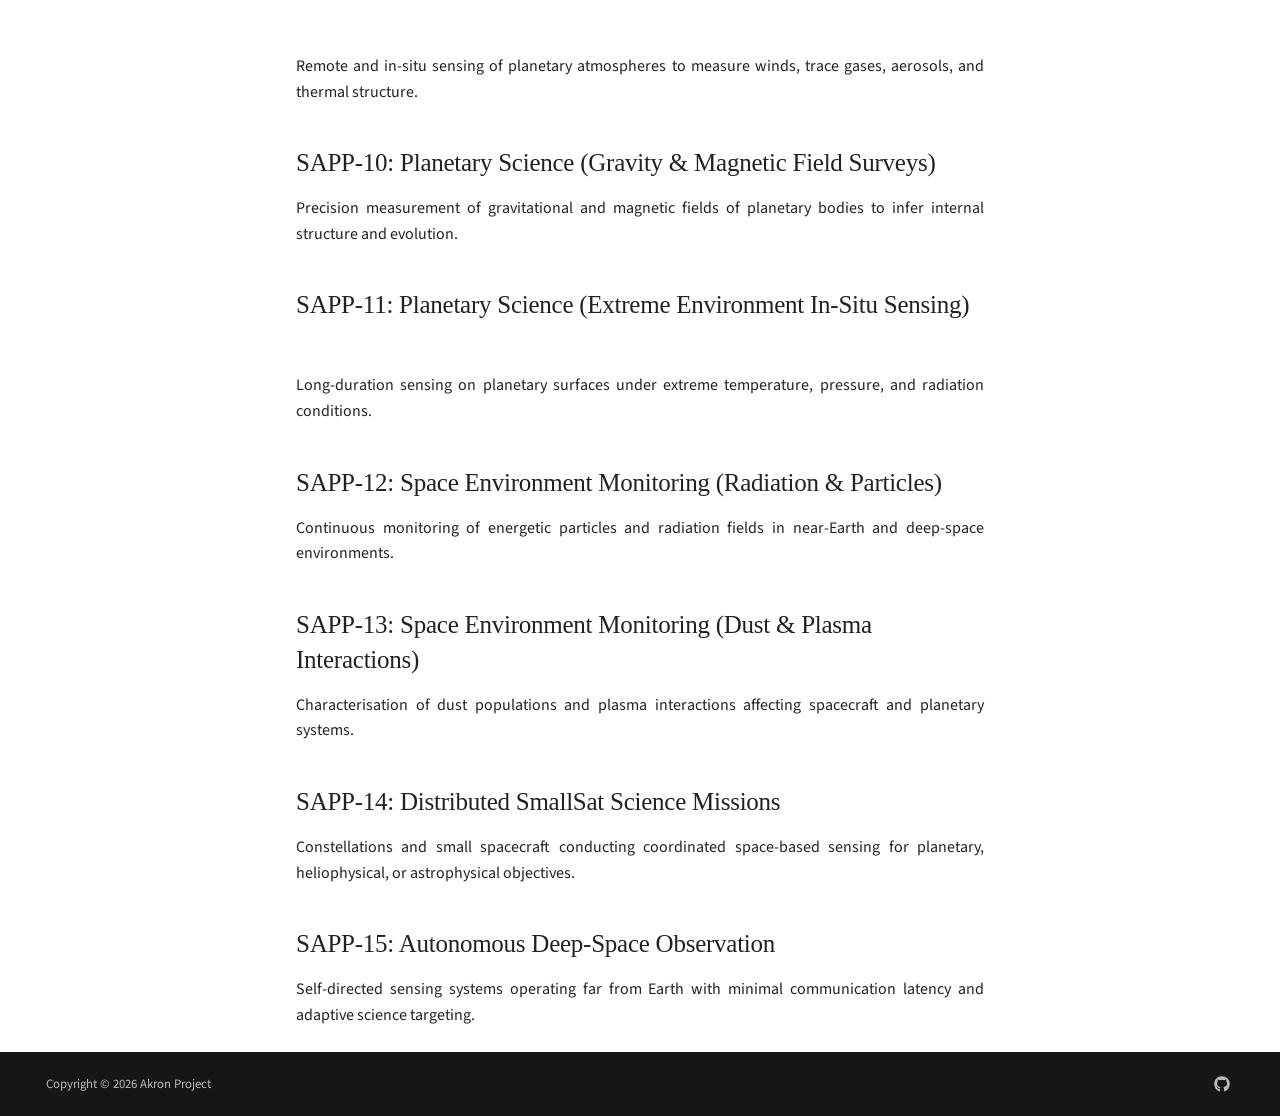
<file: dictionaries/space-sensing-applications/index.html>
<!doctype html>
<html lang="en" class="no-js">
  <head>
    
      <meta charset="utf-8">
      <meta name="viewport" content="width=device-width,initial-scale=1">
      
        <meta name="description" content="A curated list of technology gaps, highlighting their impact  on both space sensing and global challenges on Earth. ">
      
      
        <meta name="author" content="Valentin Grigoryevsky">
      
      
        <link rel="canonical" href="https://akronproject.com/dictionaries/space-sensing-applications/">
      
      
        <link rel="prev" href="../technologies/">
      
      
        <link rel="next" href="../earth-applications/">
      
      
        
      
      
      <link rel="icon" href="../../assets/images/favicon.svg">
      <meta name="generator" content="mkdocs-1.6.1, mkdocs-material-9.7.4">
    
    
      
        <title>Space Sensing Applications - Akron Project</title>
      
    
    
      <link rel="stylesheet" href="../../assets/stylesheets/main.484c7ddc.min.css">
      
        
        <link rel="stylesheet" href="../../assets/stylesheets/palette.ab4e12ef.min.css">
      
      


    
    
      
    
    
      
        
        
        <link rel="preconnect" href="https://fonts.gstatic.com" crossorigin>
        <link rel="stylesheet" href="https://fonts.googleapis.com/css?family=Source+Sans+3:300,300i,400,400i,700,700i%7CJetBrains+Mono:400,400i,700,700i&display=fallback">
        <style>:root{--md-text-font:"Source Sans 3";--md-code-font:"JetBrains Mono"}</style>
      
    
    
      <link rel="stylesheet" href="../../assets/stylesheets/extra.css">
    
    <script>__md_scope=new URL("../..",location),__md_hash=e=>[...e].reduce(((e,_)=>(e<<5)-e+_.charCodeAt(0)),0),__md_get=(e,_=localStorage,t=__md_scope)=>JSON.parse(_.getItem(t.pathname+"."+e)),__md_set=(e,_,t=localStorage,a=__md_scope)=>{try{t.setItem(a.pathname+"."+e,JSON.stringify(_))}catch(e){}}</script>
    
      
  


  
  

<script id="__analytics">function __md_analytics(){function e(){dataLayer.push(arguments)}window.dataLayer=window.dataLayer||[],e("js",new Date),e("config","G-PGQY4RT7B1"),document.addEventListener("DOMContentLoaded",(function(){document.forms.search&&document.forms.search.query.addEventListener("blur",(function(){this.value&&e("event","search",{search_term:this.value})}));document$.subscribe((function(){var t=document.forms.feedback;if(void 0!==t)for(var a of t.querySelectorAll("[type=submit]"))a.addEventListener("click",(function(a){a.preventDefault();var n=document.location.pathname,d=this.getAttribute("data-md-value");e("event","feedback",{page:n,data:d}),t.firstElementChild.disabled=!0;var r=t.querySelector(".md-feedback__note [data-md-value='"+d+"']");r&&(r.hidden=!1)})),t.hidden=!1})),location$.subscribe((function(t){e("config","G-PGQY4RT7B1",{page_path:t.pathname})}))}));var t=document.createElement("script");t.async=!0,t.src="https://www.googletagmanager.com/gtag/js?id=G-PGQY4RT7B1",document.getElementById("__analytics").insertAdjacentElement("afterEnd",t)}</script>
  
    <script>"undefined"!=typeof __md_analytics&&__md_analytics()</script>
  

    
    
  
  <meta name="robots" content="index, follow, max-snippet:-1, max-image-preview:large, max-video-preview:-1">
  <meta name="googlebot" content="index, follow">

  
  
  
  <meta name="description" content="A curated list of technology gaps, highlighting their impact  on both space sensing and global challenges on Earth. ">
  <link rel="canonical" href="https://akronproject.com/dictionaries/space-sensing-applications/">

  <meta property="og:type" content="website">
  <meta property="og:site_name" content="Akron Project">
  <meta property="og:title" content="Space Sensing Applications - Akron Project">
  <meta property="og:description" content="A curated list of technology gaps, highlighting their impact  on both space sensing and global challenges on Earth. ">
  <meta property="og:url" content="https://akronproject.com/dictionaries/space-sensing-applications/">
  <meta property="og:image" content="https://akronproject.com/assets/images/logo.svg">

  <meta name="twitter:card" content="summary_large_image">
  <meta name="twitter:title" content="Space Sensing Applications - Akron Project">
  <meta name="twitter:description" content="A curated list of technology gaps, highlighting their impact  on both space sensing and global challenges on Earth. ">
  <meta name="twitter:image" content="https://akronproject.com/assets/images/logo.svg">

  
  <script type="application/ld+json">{"@context": "https://schema.org", "@type": "WebSite", "description": "A curated list of technology gaps, highlighting their impact  on both space sensing and global challenges on Earth. ", "name": "Akron Project", "publisher": {"@type": "Organization", "logo": {"@type": "ImageObject", "url": "https://akronproject.com/assets/images/logo.svg"}, "name": "Akron Project", "url": "https://akronproject.com"}, "url": "https://akronproject.com/"}</script>

  
<meta property="og:type" content="website" />
<meta property="og:title" content="Space Sensing Applications - Akron Project" />
<meta property="og:description" content="A curated list of technology gaps, highlighting their impact  on both space sensing and global challenges on Earth. " />
<meta property="og:image" content="https://akronproject.com/assets/images/social/dictionaries/space-sensing-applications/index.png" />
<meta property="og:image:type" content="image/png" />
<meta property="og:image:width" content="1200" />
<meta property="og:image:height" content="630" />
<meta property="og:url" content="https://akronproject.com/dictionaries/space-sensing-applications/" />
<meta property="twitter:card" content="summary_large_image" />
<meta property="twitter:title" content="Space Sensing Applications - Akron Project" />
<meta property="twitter:description" content="A curated list of technology gaps, highlighting their impact  on both space sensing and global challenges on Earth. " />
<meta property="twitter:image" content="https://akronproject.com/assets/images/social/dictionaries/space-sensing-applications/index.png" />
</head>
  
  
    
    
    
    
    
    <body dir="ltr" data-md-color-scheme="default" data-md-color-primary="indigo" data-md-color-accent="indigo">
  
    
    <input class="md-toggle" data-md-toggle="drawer" type="checkbox" id="__drawer" autocomplete="off">
    <input class="md-toggle" data-md-toggle="search" type="checkbox" id="__search" autocomplete="off">
    <label class="md-overlay" for="__drawer"></label>
    <div data-md-component="skip">
      
        
        <a href="#space-sensing-applications" class="md-skip">
          Skip to content
        </a>
      
    </div>
    <div data-md-component="announce">
      
    </div>
    
    
      

  

<header class="md-header md-header--shadow md-header--lifted" data-md-component="header">
  <nav class="md-header__inner md-grid" aria-label="Header">
    <a href="../.." title="Akron Project" class="md-header__button md-logo" aria-label="Akron Project" data-md-component="logo">
      
  <img src="../../assets/images/logo.svg" alt="logo">

    </a>
    <label class="md-header__button md-icon" for="__drawer">
      
      <svg xmlns="http://www.w3.org/2000/svg" viewBox="0 0 24 24"><path d="M3 6h18v2H3zm0 5h18v2H3zm0 5h18v2H3z"/></svg>
    </label>
    <div class="md-header__title" data-md-component="header-title">
      <div class="md-header__ellipsis">
        <div class="md-header__topic">
          <span class="md-ellipsis">
            Akron Project
          </span>
        </div>
        <div class="md-header__topic" data-md-component="header-topic">
          <span class="md-ellipsis">
            
              Space Sensing Applications
            
          </span>
        </div>
      </div>
    </div>
    
      
    
    
    
    
      
      
        <label class="md-header__button md-icon" for="__search">
          
          <svg xmlns="http://www.w3.org/2000/svg" viewBox="0 0 24 24"><path d="M9.5 3A6.5 6.5 0 0 1 16 9.5c0 1.61-.59 3.09-1.56 4.23l.27.27h.79l5 5-1.5 1.5-5-5v-.79l-.27-.27A6.52 6.52 0 0 1 9.5 16 6.5 6.5 0 0 1 3 9.5 6.5 6.5 0 0 1 9.5 3m0 2C7 5 5 7 5 9.5S7 14 9.5 14 14 12 14 9.5 12 5 9.5 5"/></svg>
        </label>
        <div class="md-search" data-md-component="search" role="dialog">
  <label class="md-search__overlay" for="__search"></label>
  <div class="md-search__inner" role="search">
    <form class="md-search__form" name="search">
      <input type="text" class="md-search__input" name="query" aria-label="Search" placeholder="Search" autocapitalize="off" autocorrect="off" autocomplete="off" spellcheck="false" data-md-component="search-query" required>
      <label class="md-search__icon md-icon" for="__search">
        
        <svg xmlns="http://www.w3.org/2000/svg" viewBox="0 0 24 24"><path d="M9.5 3A6.5 6.5 0 0 1 16 9.5c0 1.61-.59 3.09-1.56 4.23l.27.27h.79l5 5-1.5 1.5-5-5v-.79l-.27-.27A6.52 6.52 0 0 1 9.5 16 6.5 6.5 0 0 1 3 9.5 6.5 6.5 0 0 1 9.5 3m0 2C7 5 5 7 5 9.5S7 14 9.5 14 14 12 14 9.5 12 5 9.5 5"/></svg>
        
        <svg xmlns="http://www.w3.org/2000/svg" viewBox="0 0 24 24"><path d="M20 11v2H8l5.5 5.5-1.42 1.42L4.16 12l7.92-7.92L13.5 5.5 8 11z"/></svg>
      </label>
      <nav class="md-search__options" aria-label="Search">
        
          <a href="javascript:void(0)" class="md-search__icon md-icon" title="Share" aria-label="Share" data-clipboard data-clipboard-text="" data-md-component="search-share" tabindex="-1">
            
            <svg xmlns="http://www.w3.org/2000/svg" viewBox="0 0 24 24"><path d="M18 16.08c-.76 0-1.44.3-1.96.77L8.91 12.7c.05-.23.09-.46.09-.7s-.04-.47-.09-.7l7.05-4.11c.54.5 1.25.81 2.04.81a3 3 0 0 0 3-3 3 3 0 0 0-3-3 3 3 0 0 0-3 3c0 .24.04.47.09.7L8.04 9.81C7.5 9.31 6.79 9 6 9a3 3 0 0 0-3 3 3 3 0 0 0 3 3c.79 0 1.5-.31 2.04-.81l7.12 4.15c-.05.21-.08.43-.08.66 0 1.61 1.31 2.91 2.92 2.91s2.92-1.3 2.92-2.91A2.92 2.92 0 0 0 18 16.08"/></svg>
          </a>
        
        <button type="reset" class="md-search__icon md-icon" title="Clear" aria-label="Clear" tabindex="-1">
          
          <svg xmlns="http://www.w3.org/2000/svg" viewBox="0 0 24 24"><path d="M19 6.41 17.59 5 12 10.59 6.41 5 5 6.41 10.59 12 5 17.59 6.41 19 12 13.41 17.59 19 19 17.59 13.41 12z"/></svg>
        </button>
      </nav>
      
        <div class="md-search__suggest" data-md-component="search-suggest"></div>
      
    </form>
    <div class="md-search__output">
      <div class="md-search__scrollwrap" tabindex="0" data-md-scrollfix>
        <div class="md-search-result" data-md-component="search-result">
          <div class="md-search-result__meta">
            Initializing search
          </div>
          <ol class="md-search-result__list" role="presentation"></ol>
        </div>
      </div>
    </div>
  </div>
</div>
      
    
    
  </nav>
  
    
      
<nav class="md-tabs" aria-label="Tabs" data-md-component="tabs">
  <div class="md-grid">
    <ul class="md-tabs__list">
      
        
  
  
  
  
    
    
      <li class="md-tabs__item">
        <a href="../.." class="md-tabs__link">
          
  
  
    
  
  About

        </a>
      </li>
    
  

      
        
  
  
  
  
    
    
      <li class="md-tabs__item">
        <a href="../../akron-list/" class="md-tabs__link">
          
  
  
    
  
  Akron List

        </a>
      </li>
    
  

      
        
  
  
  
    
  
  
    
    
      <li class="md-tabs__item md-tabs__item--active">
        <a href="../" class="md-tabs__link">
          
  
  
    
  
  Dictionaries

        </a>
      </li>
    
  

      
    </ul>
  </div>
</nav>
    
  
</header>
    
    <div class="md-container" data-md-component="container">
      
      
        
      
      <main class="md-main" data-md-component="main">
        <div class="md-main__inner md-grid">
          
            
              
              <div class="md-sidebar md-sidebar--primary" data-md-component="sidebar" data-md-type="navigation" >
                <div class="md-sidebar__scrollwrap">
                  <div class="md-sidebar__inner">
                    


  


<nav class="md-nav md-nav--primary md-nav--lifted" aria-label="Navigation" data-md-level="0">
  <label class="md-nav__title" for="__drawer">
    <a href="../.." title="Akron Project" class="md-nav__button md-logo" aria-label="Akron Project" data-md-component="logo">
      
  <img src="../../assets/images/logo.svg" alt="logo">

    </a>
    Akron Project
  </label>
  
  <ul class="md-nav__list" data-md-scrollfix>
    
      
      
  
  
  
  
    
    
      
        
          
        
      
    
    
    
      
      
        
      
    
    
    <li class="md-nav__item md-nav__item--nested">
      
        
        
        <input class="md-nav__toggle md-toggle " type="checkbox" id="__nav_1" >
        
          
          <div class="md-nav__link md-nav__container">
            <a href="../.." class="md-nav__link ">
              
  
  
  <span class="md-ellipsis">
    
  
    About
  

    
  </span>
  
  

            </a>
            
          </div>
        
        <nav class="md-nav" data-md-level="1" aria-labelledby="__nav_1_label" aria-expanded="false">
          <label class="md-nav__title" for="__nav_1">
            <span class="md-nav__icon md-icon"></span>
            
  
    About
  

          </label>
          <ul class="md-nav__list" data-md-scrollfix>
            
              
            
          </ul>
        </nav>
      
    </li>
  

    
      
      
  
  
  
  
    
    
      
        
          
        
      
    
    
    
      
      
        
      
    
    
    <li class="md-nav__item md-nav__item--nested">
      
        
        
        <input class="md-nav__toggle md-toggle " type="checkbox" id="__nav_2" >
        
          
          <div class="md-nav__link md-nav__container">
            <a href="../../akron-list/" class="md-nav__link ">
              
  
  
  <span class="md-ellipsis">
    
  
    Akron List
  

    
  </span>
  
  

            </a>
            
          </div>
        
        <nav class="md-nav" data-md-level="1" aria-labelledby="__nav_2_label" aria-expanded="false">
          <label class="md-nav__title" for="__nav_2">
            <span class="md-nav__icon md-icon"></span>
            
  
    Akron List
  

          </label>
          <ul class="md-nav__list" data-md-scrollfix>
            
              
            
          </ul>
        </nav>
      
    </li>
  

    
      
      
  
  
    
  
  
  
    
    
      
        
          
        
      
        
      
        
      
        
      
        
      
        
      
        
      
        
      
    
    
    
      
        
        
      
      
        
      
    
    
    <li class="md-nav__item md-nav__item--active md-nav__item--section md-nav__item--nested">
      
        
        
        <input class="md-nav__toggle md-toggle " type="checkbox" id="__nav_3" checked>
        
          
          <div class="md-nav__link md-nav__container">
            <a href="../" class="md-nav__link ">
              
  
  
  <span class="md-ellipsis">
    
  
    Dictionaries
  

    
  </span>
  
  

            </a>
            
              
              <label class="md-nav__link " for="__nav_3" id="__nav_3_label" tabindex="">
                <span class="md-nav__icon md-icon"></span>
              </label>
            
          </div>
        
        <nav class="md-nav" data-md-level="1" aria-labelledby="__nav_3_label" aria-expanded="true">
          <label class="md-nav__title" for="__nav_3">
            <span class="md-nav__icon md-icon"></span>
            
  
    Dictionaries
  

          </label>
          <ul class="md-nav__list" data-md-scrollfix>
            
              
            
              
                
  
  
  
  
    <li class="md-nav__item">
      <a href="../technology-gap-taxonomy/" class="md-nav__link">
        
  
  
  <span class="md-ellipsis">
    
  
    Technology Gap Taxonomy
  

    
  </span>
  
  

      </a>
    </li>
  

              
            
              
                
  
  
  
  
    <li class="md-nav__item">
      <a href="../technologies/" class="md-nav__link">
        
  
  
  <span class="md-ellipsis">
    
  
    Technologies
  

    
  </span>
  
  

      </a>
    </li>
  

              
            
              
                
  
  
    
  
  
  
    <li class="md-nav__item md-nav__item--active">
      
      <input class="md-nav__toggle md-toggle" type="checkbox" id="__toc">
      
      
        
      
      
        <label class="md-nav__link md-nav__link--active" for="__toc">
          
  
  
  <span class="md-ellipsis">
    
  
    Space Sensing Applications
  

    
  </span>
  
  

          <span class="md-nav__icon md-icon"></span>
        </label>
      
      <a href="./" class="md-nav__link md-nav__link--active">
        
  
  
  <span class="md-ellipsis">
    
  
    Space Sensing Applications
  

    
  </span>
  
  

      </a>
      
        

<nav class="md-nav md-nav--secondary" aria-label="Table of contents">
  
  
  
    
  
  
    <label class="md-nav__title" for="__toc">
      <span class="md-nav__icon md-icon"></span>
      Table of contents
    </label>
    <ul class="md-nav__list" data-md-component="toc" data-md-scrollfix>
      
        <li class="md-nav__item">
  <a href="#sapp-1" class="md-nav__link">
    <span class="md-ellipsis">
      
        SAPP-1: Astrophysics (UV/Optical Astronomy)
      
    </span>
  </a>
  
</li>
      
        <li class="md-nav__item">
  <a href="#sapp-2" class="md-nav__link">
    <span class="md-ellipsis">
      
        SAPP-2: Astrophysics (Far-Infrared Astronomy)
      
    </span>
  </a>
  
</li>
      
        <li class="md-nav__item">
  <a href="#sapp-3" class="md-nav__link">
    <span class="md-ellipsis">
      
        SAPP-3: Astrophysics (X-ray Astronomy)
      
    </span>
  </a>
  
</li>
      
        <li class="md-nav__item">
  <a href="#sapp-4" class="md-nav__link">
    <span class="md-ellipsis">
      
        SAPP-4: Astrophysics (Precision Spectroscopy &amp; Photometry)
      
    </span>
  </a>
  
</li>
      
        <li class="md-nav__item">
  <a href="#sapp-5" class="md-nav__link">
    <span class="md-ellipsis">
      
        SAPP-5: Heliophysics (Solar UV and X-ray Monitoring)
      
    </span>
  </a>
  
</li>
      
        <li class="md-nav__item">
  <a href="#sapp-6" class="md-nav__link">
    <span class="md-ellipsis">
      
        SAPP-6: Heliophysics (Magnetospheric &amp; Plasma Field Mapping)
      
    </span>
  </a>
  
</li>
      
        <li class="md-nav__item">
  <a href="#sapp-7" class="md-nav__link">
    <span class="md-ellipsis">
      
        SAPP-7: Heliophysics (Upper Atmosphere Dynamics)
      
    </span>
  </a>
  
</li>
      
        <li class="md-nav__item">
  <a href="#sapp-8" class="md-nav__link">
    <span class="md-ellipsis">
      
        SAPP-8: Planetary Science (Surface &amp; Subsurface Characterisation)
      
    </span>
  </a>
  
</li>
      
        <li class="md-nav__item">
  <a href="#sapp-9" class="md-nav__link">
    <span class="md-ellipsis">
      
        SAPP-9: Planetary Science (Atmospheric Dynamics &amp; Composition)
      
    </span>
  </a>
  
</li>
      
        <li class="md-nav__item">
  <a href="#sapp-10" class="md-nav__link">
    <span class="md-ellipsis">
      
        SAPP-10: Planetary Science (Gravity &amp; Magnetic Field Surveys)
      
    </span>
  </a>
  
</li>
      
        <li class="md-nav__item">
  <a href="#sapp-11" class="md-nav__link">
    <span class="md-ellipsis">
      
        SAPP-11: Planetary Science (Extreme Environment In-Situ Sensing)
      
    </span>
  </a>
  
</li>
      
        <li class="md-nav__item">
  <a href="#sapp-12" class="md-nav__link">
    <span class="md-ellipsis">
      
        SAPP-12: Space Environment Monitoring (Radiation &amp; Particles)
      
    </span>
  </a>
  
</li>
      
        <li class="md-nav__item">
  <a href="#sapp-13" class="md-nav__link">
    <span class="md-ellipsis">
      
        SAPP-13: Space Environment Monitoring (Dust &amp; Plasma Interactions)
      
    </span>
  </a>
  
</li>
      
        <li class="md-nav__item">
  <a href="#sapp-14" class="md-nav__link">
    <span class="md-ellipsis">
      
        SAPP-14: Distributed SmallSat Science Missions
      
    </span>
  </a>
  
</li>
      
        <li class="md-nav__item">
  <a href="#sapp-15" class="md-nav__link">
    <span class="md-ellipsis">
      
        SAPP-15: Autonomous Deep-Space Observation
      
    </span>
  </a>
  
</li>
      
    </ul>
  
</nav>
      
    </li>
  

              
            
              
                
  
  
  
  
    <li class="md-nav__item">
      <a href="../earth-applications/" class="md-nav__link">
        
  
  
  <span class="md-ellipsis">
    
  
    Earth Applications
  

    
  </span>
  
  

      </a>
    </li>
  

              
            
              
                
  
  
  
  
    <li class="md-nav__item">
      <a href="../un-2030-sdgs/" class="md-nav__link">
        
  
  
  <span class="md-ellipsis">
    
  
    UN 2030 Sustainable Development Goals
  

    
  </span>
  
  

      </a>
    </li>
  

              
            
              
                
  
  
  
  
    <li class="md-nav__item">
      <a href="../oecd-frascati-rnd-fields/" class="md-nav__link">
        
  
  
  <span class="md-ellipsis">
    
  
    OECD Frascati R&D Fields
  

    
  </span>
  
  

      </a>
    </li>
  

              
            
              
                
  
  
  
  
    <li class="md-nav__item">
      <a href="../sources/" class="md-nav__link">
        
  
  
  <span class="md-ellipsis">
    
  
    Sources
  

    
  </span>
  
  

      </a>
    </li>
  

              
            
          </ul>
        </nav>
      
    </li>
  

    
  </ul>
</nav>
                  </div>
                </div>
              </div>
            
            
              
              <div class="md-sidebar md-sidebar--secondary" data-md-component="sidebar" data-md-type="toc" >
                <div class="md-sidebar__scrollwrap">
                  <div class="md-sidebar__inner">
                    

<nav class="md-nav md-nav--secondary" aria-label="Table of contents">
  
  
  
    
  
  
    <label class="md-nav__title" for="__toc">
      <span class="md-nav__icon md-icon"></span>
      Table of contents
    </label>
    <ul class="md-nav__list" data-md-component="toc" data-md-scrollfix>
      
        <li class="md-nav__item">
  <a href="#sapp-1" class="md-nav__link">
    <span class="md-ellipsis">
      
        SAPP-1: Astrophysics (UV/Optical Astronomy)
      
    </span>
  </a>
  
</li>
      
        <li class="md-nav__item">
  <a href="#sapp-2" class="md-nav__link">
    <span class="md-ellipsis">
      
        SAPP-2: Astrophysics (Far-Infrared Astronomy)
      
    </span>
  </a>
  
</li>
      
        <li class="md-nav__item">
  <a href="#sapp-3" class="md-nav__link">
    <span class="md-ellipsis">
      
        SAPP-3: Astrophysics (X-ray Astronomy)
      
    </span>
  </a>
  
</li>
      
        <li class="md-nav__item">
  <a href="#sapp-4" class="md-nav__link">
    <span class="md-ellipsis">
      
        SAPP-4: Astrophysics (Precision Spectroscopy &amp; Photometry)
      
    </span>
  </a>
  
</li>
      
        <li class="md-nav__item">
  <a href="#sapp-5" class="md-nav__link">
    <span class="md-ellipsis">
      
        SAPP-5: Heliophysics (Solar UV and X-ray Monitoring)
      
    </span>
  </a>
  
</li>
      
        <li class="md-nav__item">
  <a href="#sapp-6" class="md-nav__link">
    <span class="md-ellipsis">
      
        SAPP-6: Heliophysics (Magnetospheric &amp; Plasma Field Mapping)
      
    </span>
  </a>
  
</li>
      
        <li class="md-nav__item">
  <a href="#sapp-7" class="md-nav__link">
    <span class="md-ellipsis">
      
        SAPP-7: Heliophysics (Upper Atmosphere Dynamics)
      
    </span>
  </a>
  
</li>
      
        <li class="md-nav__item">
  <a href="#sapp-8" class="md-nav__link">
    <span class="md-ellipsis">
      
        SAPP-8: Planetary Science (Surface &amp; Subsurface Characterisation)
      
    </span>
  </a>
  
</li>
      
        <li class="md-nav__item">
  <a href="#sapp-9" class="md-nav__link">
    <span class="md-ellipsis">
      
        SAPP-9: Planetary Science (Atmospheric Dynamics &amp; Composition)
      
    </span>
  </a>
  
</li>
      
        <li class="md-nav__item">
  <a href="#sapp-10" class="md-nav__link">
    <span class="md-ellipsis">
      
        SAPP-10: Planetary Science (Gravity &amp; Magnetic Field Surveys)
      
    </span>
  </a>
  
</li>
      
        <li class="md-nav__item">
  <a href="#sapp-11" class="md-nav__link">
    <span class="md-ellipsis">
      
        SAPP-11: Planetary Science (Extreme Environment In-Situ Sensing)
      
    </span>
  </a>
  
</li>
      
        <li class="md-nav__item">
  <a href="#sapp-12" class="md-nav__link">
    <span class="md-ellipsis">
      
        SAPP-12: Space Environment Monitoring (Radiation &amp; Particles)
      
    </span>
  </a>
  
</li>
      
        <li class="md-nav__item">
  <a href="#sapp-13" class="md-nav__link">
    <span class="md-ellipsis">
      
        SAPP-13: Space Environment Monitoring (Dust &amp; Plasma Interactions)
      
    </span>
  </a>
  
</li>
      
        <li class="md-nav__item">
  <a href="#sapp-14" class="md-nav__link">
    <span class="md-ellipsis">
      
        SAPP-14: Distributed SmallSat Science Missions
      
    </span>
  </a>
  
</li>
      
        <li class="md-nav__item">
  <a href="#sapp-15" class="md-nav__link">
    <span class="md-ellipsis">
      
        SAPP-15: Autonomous Deep-Space Observation
      
    </span>
  </a>
  
</li>
      
    </ul>
  
</nav>
                  </div>
                </div>
              </div>
            
          
          
            <div class="md-content" data-md-component="content">
              
              <article class="md-content__inner md-typeset">
                
                  



<h1 id="space-sensing-applications">Space Sensing Applications<a class="headerlink" href="#space-sensing-applications" title="Permanent link">&para;</a></h1>
<p>A structured inventory of applications that use space-based sensing exclusively for space exploration and space environment understanding. This table covers use cases focused on near-Earth space, cislunar space, and deep space, including planetary science, astrophysics, heliophysics, and space environment monitoring, explicitly excluding any applications intended to observe, analyse, or solve problems on Earth.</p>
<h2 id="sapp-1">SAPP-1: Astrophysics (UV/Optical Astronomy)<a class="headerlink" href="#sapp-1" title="Permanent link">&para;</a></h2>
<p>Space-based observation of stars, galaxies, and cosmic phenomena in ultraviolet and optical wavelengths to study cosmic evolution and fundamental physics.</p>
<h2 id="sapp-2">SAPP-2: Astrophysics (Far-Infrared Astronomy)<a class="headerlink" href="#sapp-2" title="Permanent link">&para;</a></h2>
<p>Space-based far-infrared observations of cold dust, star formation regions, and early-universe structures beyond atmospheric absorption limits.</p>
<h2 id="sapp-3">SAPP-3: Astrophysics (X-ray Astronomy)<a class="headerlink" href="#sapp-3" title="Permanent link">&para;</a></h2>
<p>High-energy space-based observation of black holes, neutron stars, supernova remnants, and hot plasmas through X-ray imaging and spectroscopy.</p>
<h2 id="sapp-4">SAPP-4: Astrophysics (Precision Spectroscopy &amp; Photometry)<a class="headerlink" href="#sapp-4" title="Permanent link">&para;</a></h2>
<p>Ultra-stable space-based measurements of stellar brightness and spectra for exoplanet detection, cosmology, and fundamental physics experiments.</p>
<h2 id="sapp-5">SAPP-5: Heliophysics (Solar UV and X-ray Monitoring)<a class="headerlink" href="#sapp-5" title="Permanent link">&para;</a></h2>
<p>Space-based sensing of solar radiation, flares, and high-energy emissions to characterise solar dynamics and space weather drivers.</p>
<h2 id="sapp-6">SAPP-6: Heliophysics (Magnetospheric &amp; Plasma Field Mapping)<a class="headerlink" href="#sapp-6" title="Permanent link">&para;</a></h2>
<p>In-situ and remote sensing of magnetic fields and charged particle populations in near-Earth and deep-space plasma environments.</p>
<h2 id="sapp-7">SAPP-7: Heliophysics (Upper Atmosphere Dynamics)<a class="headerlink" href="#sapp-7" title="Permanent link">&para;</a></h2>
<p>Active and passive sensing of thermospheric and ionospheric winds and composition from space platforms.</p>
<h2 id="sapp-8">SAPP-8: Planetary Science (Surface &amp; Subsurface Characterisation)<a class="headerlink" href="#sapp-8" title="Permanent link">&para;</a></h2>
<p>Orbital and landed sensing of planetary surfaces and subsurfaces to detect ice, voids, geological layering, and structural features.</p>
<h2 id="sapp-9">SAPP-9: Planetary Science (Atmospheric Dynamics &amp; Composition)<a class="headerlink" href="#sapp-9" title="Permanent link">&para;</a></h2>
<p>Remote and in-situ sensing of planetary atmospheres to measure winds, trace gases, aerosols, and thermal structure.</p>
<h2 id="sapp-10">SAPP-10: Planetary Science (Gravity &amp; Magnetic Field Surveys)<a class="headerlink" href="#sapp-10" title="Permanent link">&para;</a></h2>
<p>Precision measurement of gravitational and magnetic fields of planetary bodies to infer internal structure and evolution.</p>
<h2 id="sapp-11">SAPP-11: Planetary Science (Extreme Environment In-Situ Sensing)<a class="headerlink" href="#sapp-11" title="Permanent link">&para;</a></h2>
<p>Long-duration sensing on planetary surfaces under extreme temperature, pressure, and radiation conditions.</p>
<h2 id="sapp-12">SAPP-12: Space Environment Monitoring (Radiation &amp; Particles)<a class="headerlink" href="#sapp-12" title="Permanent link">&para;</a></h2>
<p>Continuous monitoring of energetic particles and radiation fields in near-Earth and deep-space environments.</p>
<h2 id="sapp-13">SAPP-13: Space Environment Monitoring (Dust &amp; Plasma Interactions)<a class="headerlink" href="#sapp-13" title="Permanent link">&para;</a></h2>
<p>Characterisation of dust populations and plasma interactions affecting spacecraft and planetary systems.</p>
<h2 id="sapp-14">SAPP-14: Distributed SmallSat Science Missions<a class="headerlink" href="#sapp-14" title="Permanent link">&para;</a></h2>
<p>Constellations and small spacecraft conducting coordinated space-based sensing for planetary, heliophysical, or astrophysical objectives.</p>
<h2 id="sapp-15">SAPP-15: Autonomous Deep-Space Observation<a class="headerlink" href="#sapp-15" title="Permanent link">&para;</a></h2>
<p>Self-directed sensing systems operating far from Earth with minimal communication latency and adaptive science targeting.</p>









  




                
              </article>
            </div>
          
          
  <script>var tabs=__md_get("__tabs");if(Array.isArray(tabs))e:for(var set of document.querySelectorAll(".tabbed-set")){var labels=set.querySelector(".tabbed-labels");for(var tab of tabs)for(var label of labels.getElementsByTagName("label"))if(label.innerText.trim()===tab){var input=document.getElementById(label.htmlFor);input.checked=!0;continue e}}</script>

<script>var target=document.getElementById(location.hash.slice(1));target&&target.name&&(target.checked=target.name.startsWith("__tabbed_"))</script>
        </div>
        
          <button type="button" class="md-top md-icon" data-md-component="top" hidden>
  
  <svg xmlns="http://www.w3.org/2000/svg" viewBox="0 0 24 24"><path d="M13 20h-2V8l-5.5 5.5-1.42-1.42L12 4.16l7.92 7.92-1.42 1.42L13 8z"/></svg>
  Back to top
</button>
        
      </main>
      
        <footer class="md-footer">
  
  <div class="md-footer-meta md-typeset">
    <div class="md-footer-meta__inner md-grid">
      <div class="md-copyright">
  
    <div class="md-copyright__highlight">
      Copyright &copy; 2026 Akron Project
    </div>
  
  
</div>
      
        
<div class="md-social">
  
    
    
    
    
      
      
    
    <a href="https://github.com/vgrigoryevsky/akronproject" target="_blank" rel="noopener" title="github.com" class="md-social__link">
      <svg xmlns="http://www.w3.org/2000/svg" viewBox="0 0 512 512"><!--! Font Awesome Free 7.1.0 by @fontawesome - https://fontawesome.com License - https://fontawesome.com/license/free (Icons: CC BY 4.0, Fonts: SIL OFL 1.1, Code: MIT License) Copyright 2025 Fonticons, Inc.--><path d="M173.9 397.4c0 2-2.3 3.6-5.2 3.6-3.3.3-5.6-1.3-5.6-3.6 0-2 2.3-3.6 5.2-3.6 3-.3 5.6 1.3 5.6 3.6m-31.1-4.5c-.7 2 1.3 4.3 4.3 4.9 2.6 1 5.6 0 6.2-2s-1.3-4.3-4.3-5.2c-2.6-.7-5.5.3-6.2 2.3m44.2-1.7c-2.9.7-4.9 2.6-4.6 4.9.3 2 2.9 3.3 5.9 2.6 2.9-.7 4.9-2.6 4.6-4.6-.3-1.9-3-3.2-5.9-2.9M252.8 8C114.1 8 8 113.3 8 252c0 110.9 69.8 205.8 169.5 239.2 12.8 2.3 17.3-5.6 17.3-12.1 0-6.2-.3-40.4-.3-61.4 0 0-70 15-84.7-29.8 0 0-11.4-29.1-27.8-36.6 0 0-22.9-15.7 1.6-15.4 0 0 24.9 2 38.6 25.8 21.9 38.6 58.6 27.5 72.9 20.9 2.3-16 8.8-27.1 16-33.7-55.9-6.2-112.3-14.3-112.3-110.5 0-27.5 7.6-41.3 23.6-58.9-2.6-6.5-11.1-33.3 2.6-67.9 20.9-6.5 69 27 69 27 20-5.6 41.5-8.5 62.8-8.5s42.8 2.9 62.8 8.5c0 0 48.1-33.6 69-27 13.7 34.7 5.2 61.4 2.6 67.9 16 17.7 25.8 31.5 25.8 58.9 0 96.5-58.9 104.2-114.8 110.5 9.2 7.9 17 22.9 17 46.4 0 33.7-.3 75.4-.3 83.6 0 6.5 4.6 14.4 17.3 12.1C436.2 457.8 504 362.9 504 252 504 113.3 391.5 8 252.8 8M105.2 352.9c-1.3 1-1 3.3.7 5.2 1.6 1.6 3.9 2.3 5.2 1 1.3-1 1-3.3-.7-5.2-1.6-1.6-3.9-2.3-5.2-1m-10.8-8.1c-.7 1.3.3 2.9 2.3 3.9 1.6 1 3.6.7 4.3-.7.7-1.3-.3-2.9-2.3-3.9-2-.6-3.6-.3-4.3.7m32.4 35.6c-1.6 1.3-1 4.3 1.3 6.2 2.3 2.3 5.2 2.6 6.5 1 1.3-1.3.7-4.3-1.3-6.2-2.2-2.3-5.2-2.6-6.5-1m-11.4-14.7c-1.6 1-1.6 3.6 0 5.9s4.3 3.3 5.6 2.3c1.6-1.3 1.6-3.9 0-6.2-1.4-2.3-4-3.3-5.6-2"/></svg>
    </a>
  
</div>
      
    </div>
  </div>
</footer>
      
    </div>
    <div class="md-dialog" data-md-component="dialog">
      <div class="md-dialog__inner md-typeset"></div>
    </div>
    
    
    
      
      
      <script id="__config" type="application/json">{"annotate": null, "base": "../..", "features": ["announce.dismiss", "content.action.edit", "content.action.view", "content.code.annotate", "content.code.copy", "content.code.select", "content.tabs.link", "content.tooltips", "navigation.indexes", "navigation.sections", "navigation.tabs", "navigation.tabs.sticky", "navigation.top", "navigation.tracking", "search.highlight", "search.share", "search.suggest", "toc.follow"], "search": "../../assets/javascripts/workers/search.2c215733.min.js", "tags": null, "translations": {"clipboard.copied": "Copied to clipboard", "clipboard.copy": "Copy to clipboard", "search.result.more.one": "1 more on this page", "search.result.more.other": "# more on this page", "search.result.none": "No matching documents", "search.result.one": "1 matching document", "search.result.other": "# matching documents", "search.result.placeholder": "Type to start searching", "search.result.term.missing": "Missing", "select.version": "Select version"}, "version": null}</script>
    
    
      <script src="../../assets/javascripts/bundle.79ae519e.min.js"></script>
      
    
  </body>
</html>
</file>
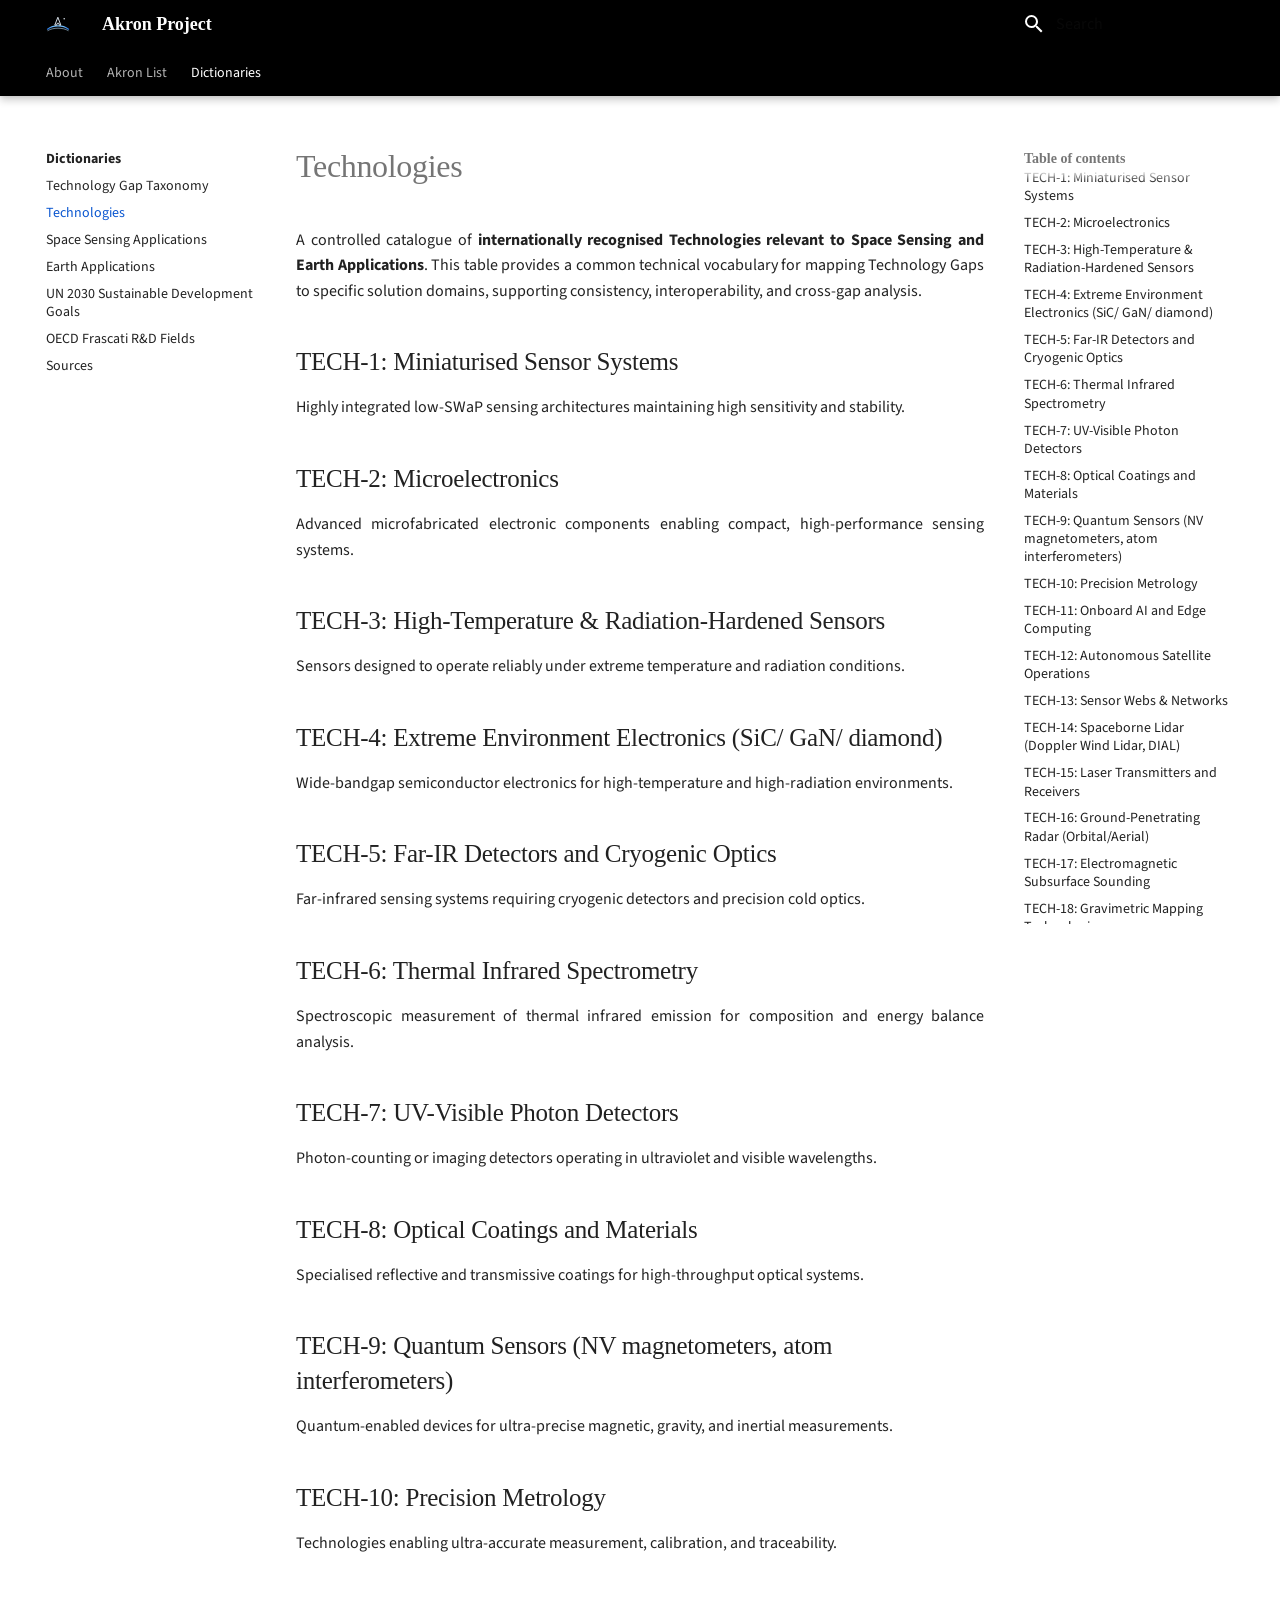
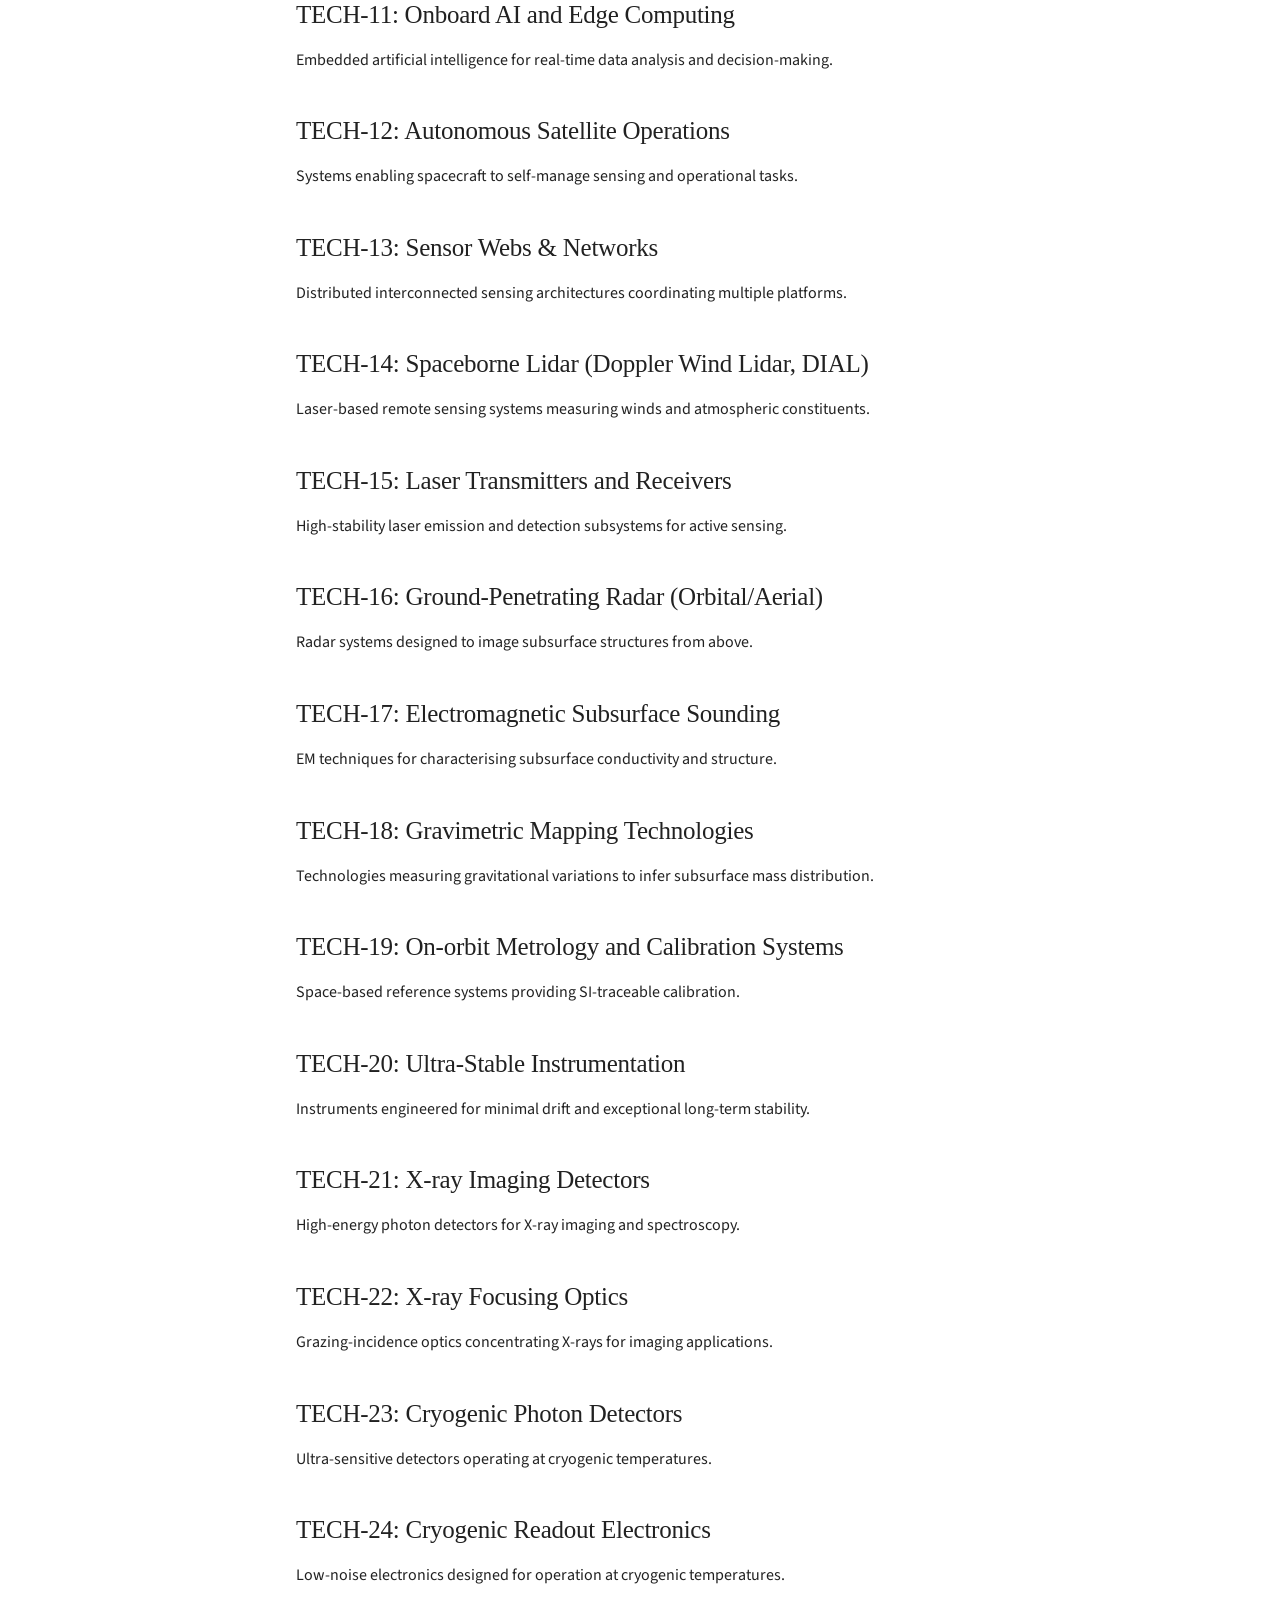
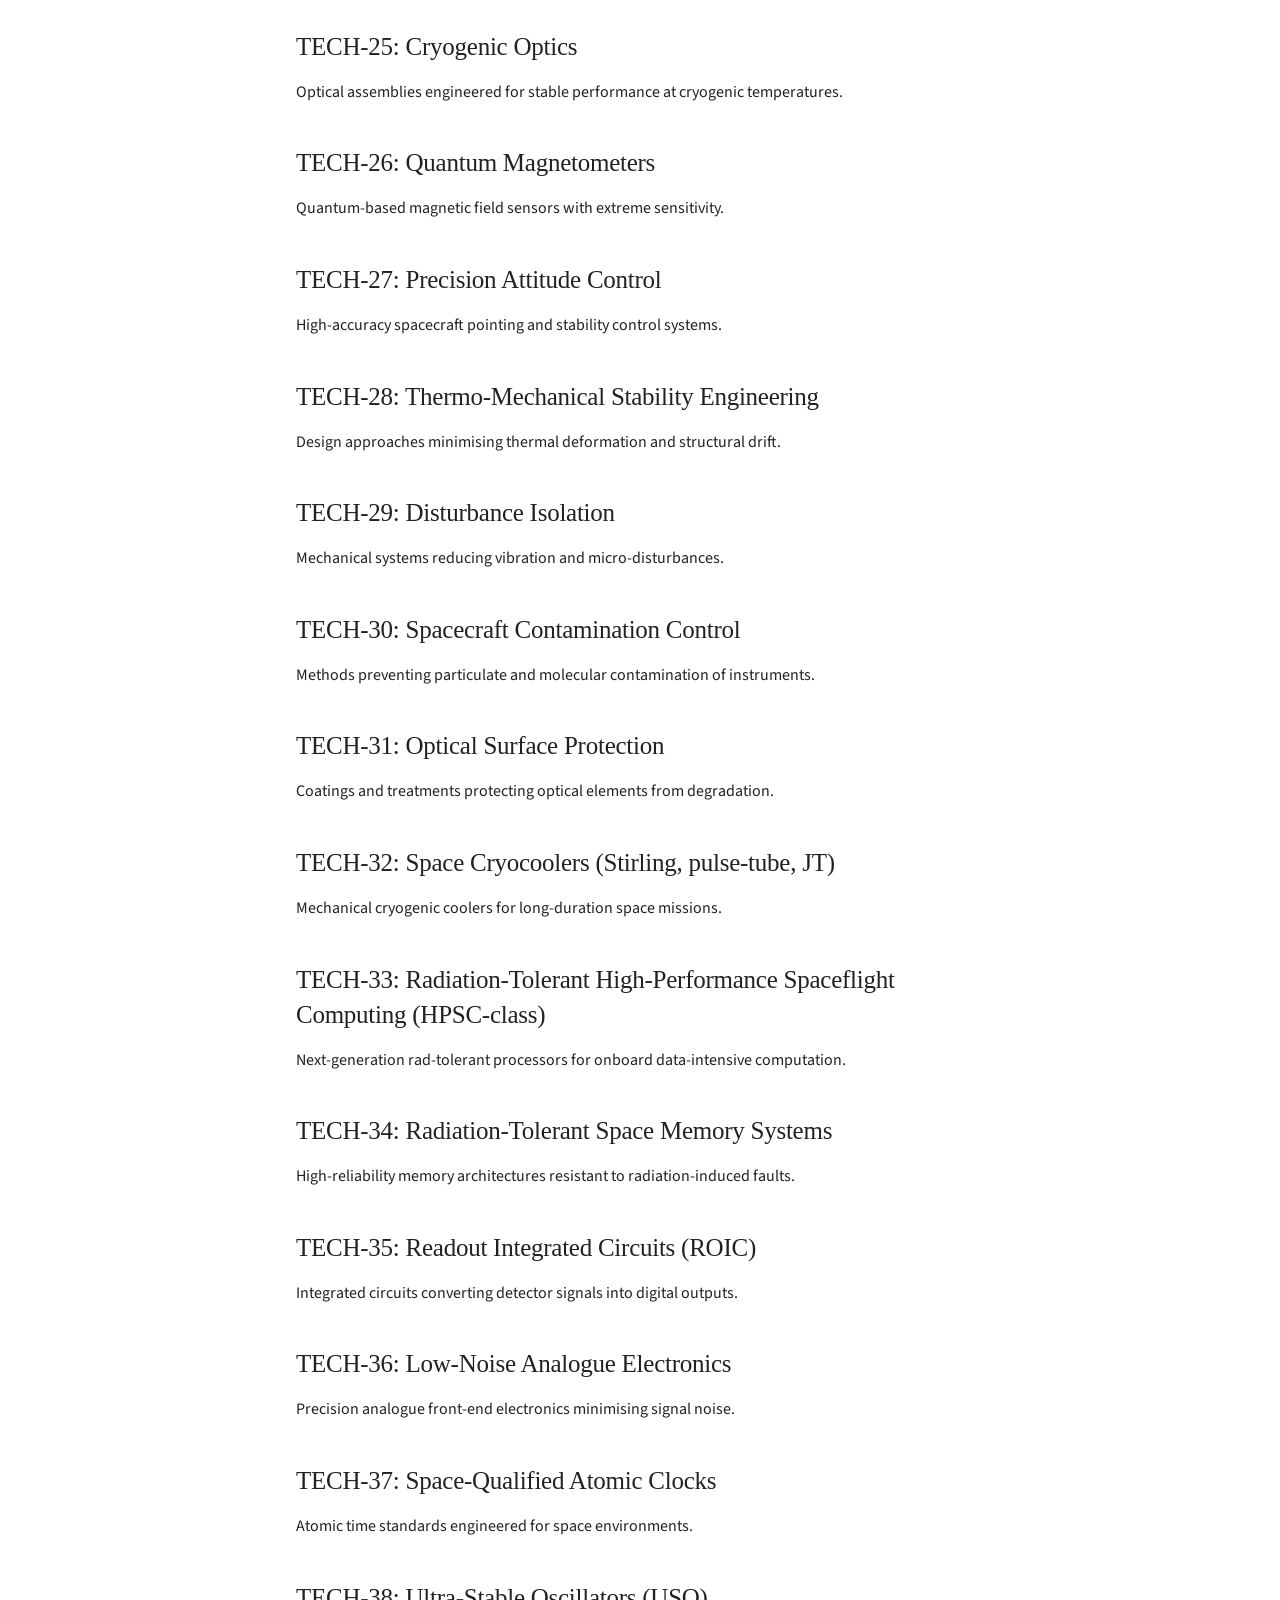
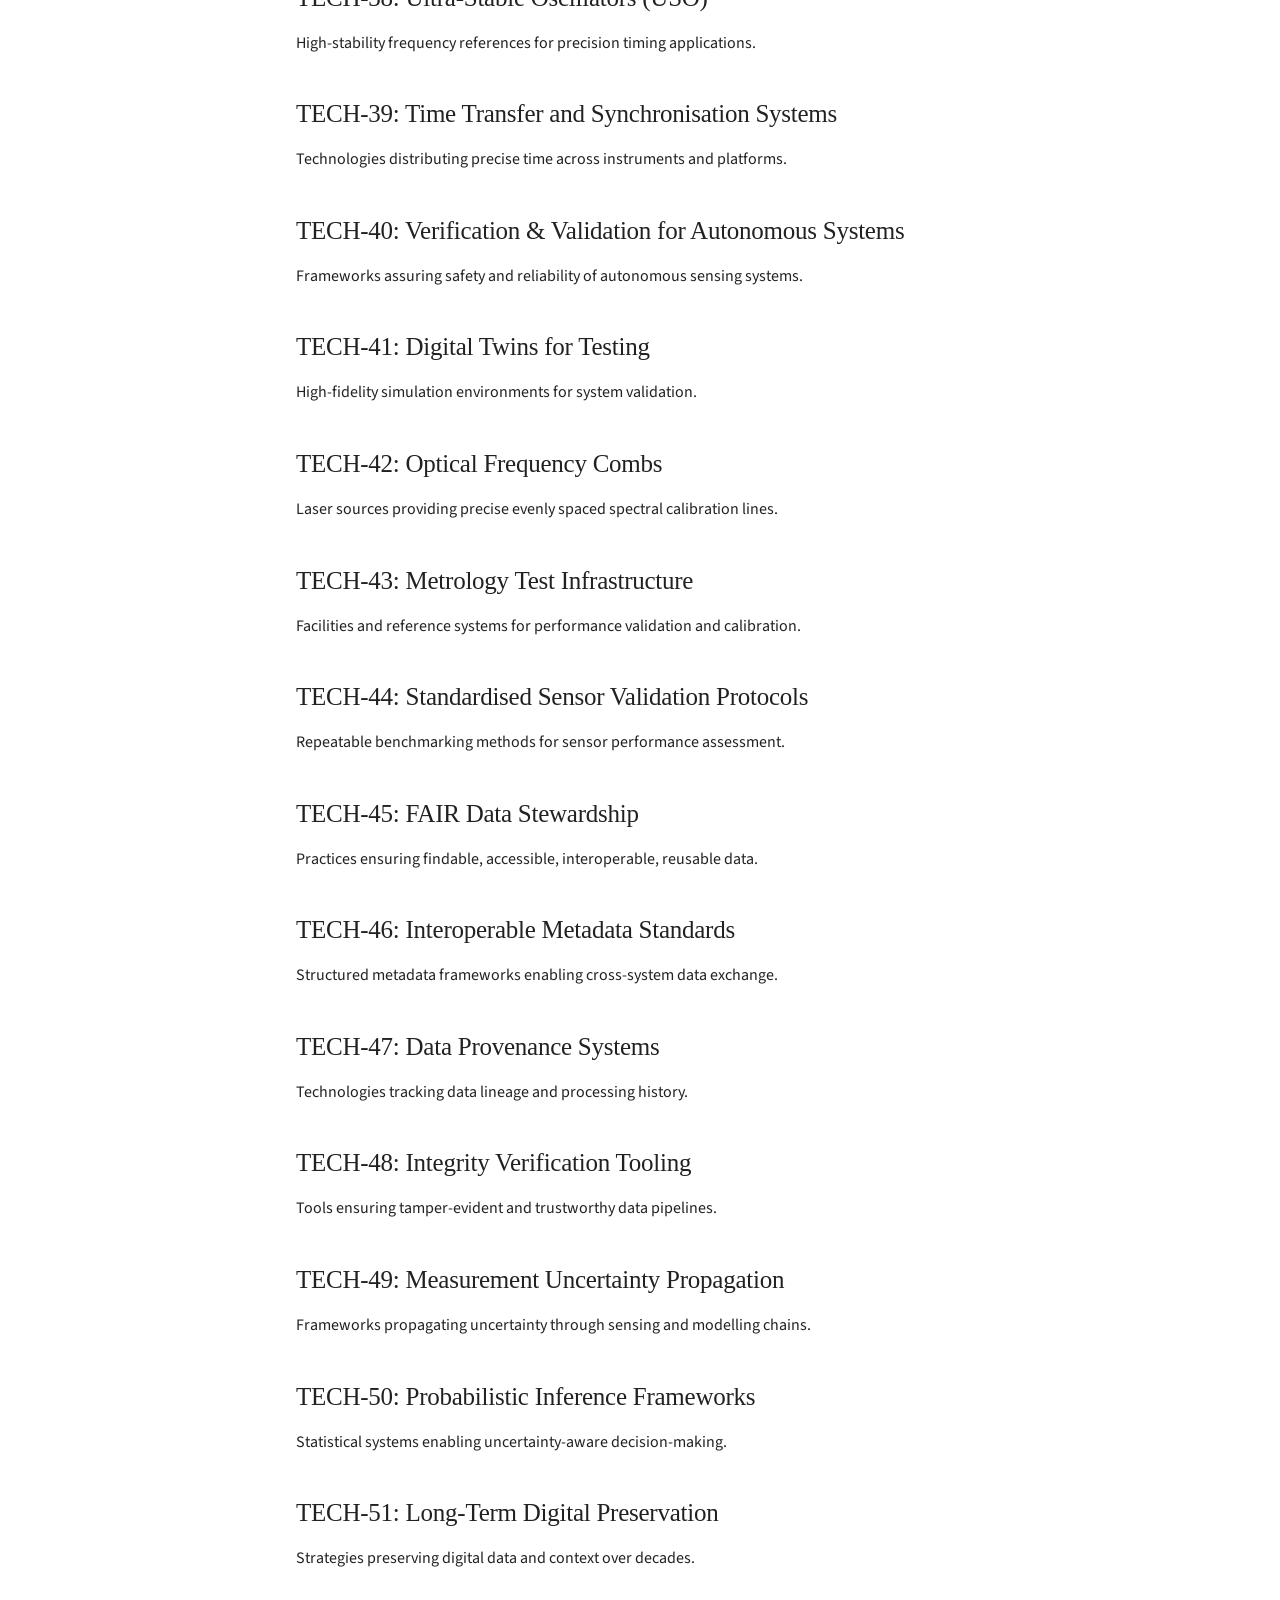
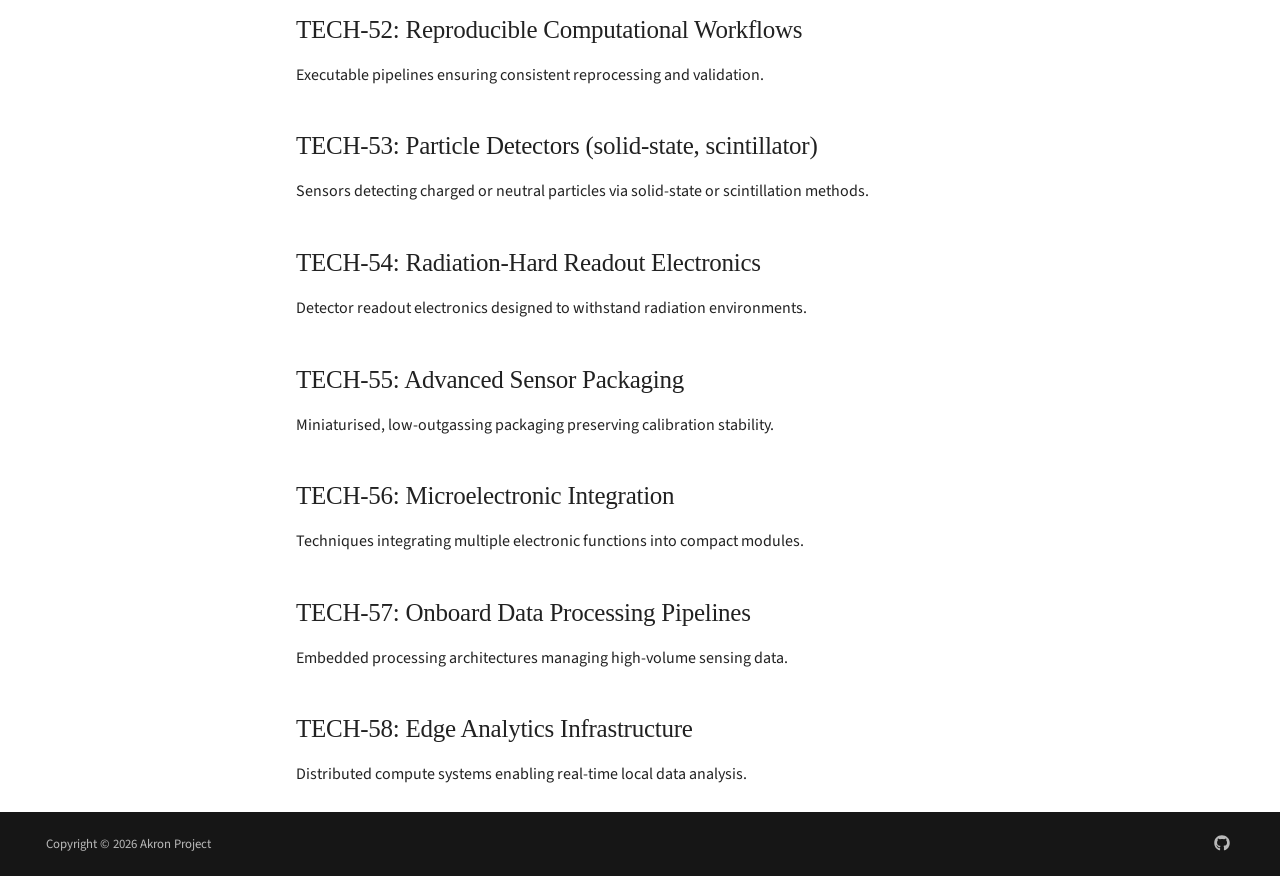
<file: dictionaries/technologies/index.html>
<!doctype html>
<html lang="en" class="no-js">
  <head>
    
      <meta charset="utf-8">
      <meta name="viewport" content="width=device-width,initial-scale=1">
      
        <meta name="description" content="A curated list of technology gaps, highlighting their impact  on both space sensing and global challenges on Earth. ">
      
      
        <meta name="author" content="Valentin Grigoryevsky">
      
      
        <link rel="canonical" href="https://akronproject.com/dictionaries/technologies/">
      
      
        <link rel="prev" href="../technology-gap-taxonomy/">
      
      
        <link rel="next" href="../space-sensing-applications/">
      
      
        
      
      
      <link rel="icon" href="../../assets/images/favicon.svg">
      <meta name="generator" content="mkdocs-1.6.1, mkdocs-material-9.7.4">
    
    
      
        <title>Technologies - Akron Project</title>
      
    
    
      <link rel="stylesheet" href="../../assets/stylesheets/main.484c7ddc.min.css">
      
        
        <link rel="stylesheet" href="../../assets/stylesheets/palette.ab4e12ef.min.css">
      
      


    
    
      
    
    
      
        
        
        <link rel="preconnect" href="https://fonts.gstatic.com" crossorigin>
        <link rel="stylesheet" href="https://fonts.googleapis.com/css?family=Source+Sans+3:300,300i,400,400i,700,700i%7CJetBrains+Mono:400,400i,700,700i&display=fallback">
        <style>:root{--md-text-font:"Source Sans 3";--md-code-font:"JetBrains Mono"}</style>
      
    
    
      <link rel="stylesheet" href="../../assets/stylesheets/extra.css">
    
    <script>__md_scope=new URL("../..",location),__md_hash=e=>[...e].reduce(((e,_)=>(e<<5)-e+_.charCodeAt(0)),0),__md_get=(e,_=localStorage,t=__md_scope)=>JSON.parse(_.getItem(t.pathname+"."+e)),__md_set=(e,_,t=localStorage,a=__md_scope)=>{try{t.setItem(a.pathname+"."+e,JSON.stringify(_))}catch(e){}}</script>
    
      
  


  
  

<script id="__analytics">function __md_analytics(){function e(){dataLayer.push(arguments)}window.dataLayer=window.dataLayer||[],e("js",new Date),e("config","G-PGQY4RT7B1"),document.addEventListener("DOMContentLoaded",(function(){document.forms.search&&document.forms.search.query.addEventListener("blur",(function(){this.value&&e("event","search",{search_term:this.value})}));document$.subscribe((function(){var t=document.forms.feedback;if(void 0!==t)for(var a of t.querySelectorAll("[type=submit]"))a.addEventListener("click",(function(a){a.preventDefault();var n=document.location.pathname,d=this.getAttribute("data-md-value");e("event","feedback",{page:n,data:d}),t.firstElementChild.disabled=!0;var r=t.querySelector(".md-feedback__note [data-md-value='"+d+"']");r&&(r.hidden=!1)})),t.hidden=!1})),location$.subscribe((function(t){e("config","G-PGQY4RT7B1",{page_path:t.pathname})}))}));var t=document.createElement("script");t.async=!0,t.src="https://www.googletagmanager.com/gtag/js?id=G-PGQY4RT7B1",document.getElementById("__analytics").insertAdjacentElement("afterEnd",t)}</script>
  
    <script>"undefined"!=typeof __md_analytics&&__md_analytics()</script>
  

    
    
  
  <meta name="robots" content="index, follow, max-snippet:-1, max-image-preview:large, max-video-preview:-1">
  <meta name="googlebot" content="index, follow">

  
  
  
  <meta name="description" content="A curated list of technology gaps, highlighting their impact  on both space sensing and global challenges on Earth. ">
  <link rel="canonical" href="https://akronproject.com/dictionaries/technologies/">

  <meta property="og:type" content="website">
  <meta property="og:site_name" content="Akron Project">
  <meta property="og:title" content="Technologies - Akron Project">
  <meta property="og:description" content="A curated list of technology gaps, highlighting their impact  on both space sensing and global challenges on Earth. ">
  <meta property="og:url" content="https://akronproject.com/dictionaries/technologies/">
  <meta property="og:image" content="https://akronproject.com/assets/images/logo.svg">

  <meta name="twitter:card" content="summary_large_image">
  <meta name="twitter:title" content="Technologies - Akron Project">
  <meta name="twitter:description" content="A curated list of technology gaps, highlighting their impact  on both space sensing and global challenges on Earth. ">
  <meta name="twitter:image" content="https://akronproject.com/assets/images/logo.svg">

  
  <script type="application/ld+json">{"@context": "https://schema.org", "@type": "WebSite", "description": "A curated list of technology gaps, highlighting their impact  on both space sensing and global challenges on Earth. ", "name": "Akron Project", "publisher": {"@type": "Organization", "logo": {"@type": "ImageObject", "url": "https://akronproject.com/assets/images/logo.svg"}, "name": "Akron Project", "url": "https://akronproject.com"}, "url": "https://akronproject.com/"}</script>

  
<meta property="og:type" content="website" />
<meta property="og:title" content="Technologies - Akron Project" />
<meta property="og:description" content="A curated list of technology gaps, highlighting their impact  on both space sensing and global challenges on Earth. " />
<meta property="og:image" content="https://akronproject.com/assets/images/social/dictionaries/technologies/index.png" />
<meta property="og:image:type" content="image/png" />
<meta property="og:image:width" content="1200" />
<meta property="og:image:height" content="630" />
<meta property="og:url" content="https://akronproject.com/dictionaries/technologies/" />
<meta property="twitter:card" content="summary_large_image" />
<meta property="twitter:title" content="Technologies - Akron Project" />
<meta property="twitter:description" content="A curated list of technology gaps, highlighting their impact  on both space sensing and global challenges on Earth. " />
<meta property="twitter:image" content="https://akronproject.com/assets/images/social/dictionaries/technologies/index.png" />
</head>
  
  
    
    
    
    
    
    <body dir="ltr" data-md-color-scheme="default" data-md-color-primary="indigo" data-md-color-accent="indigo">
  
    
    <input class="md-toggle" data-md-toggle="drawer" type="checkbox" id="__drawer" autocomplete="off">
    <input class="md-toggle" data-md-toggle="search" type="checkbox" id="__search" autocomplete="off">
    <label class="md-overlay" for="__drawer"></label>
    <div data-md-component="skip">
      
        
        <a href="#technologies" class="md-skip">
          Skip to content
        </a>
      
    </div>
    <div data-md-component="announce">
      
    </div>
    
    
      

  

<header class="md-header md-header--shadow md-header--lifted" data-md-component="header">
  <nav class="md-header__inner md-grid" aria-label="Header">
    <a href="../.." title="Akron Project" class="md-header__button md-logo" aria-label="Akron Project" data-md-component="logo">
      
  <img src="../../assets/images/logo.svg" alt="logo">

    </a>
    <label class="md-header__button md-icon" for="__drawer">
      
      <svg xmlns="http://www.w3.org/2000/svg" viewBox="0 0 24 24"><path d="M3 6h18v2H3zm0 5h18v2H3zm0 5h18v2H3z"/></svg>
    </label>
    <div class="md-header__title" data-md-component="header-title">
      <div class="md-header__ellipsis">
        <div class="md-header__topic">
          <span class="md-ellipsis">
            Akron Project
          </span>
        </div>
        <div class="md-header__topic" data-md-component="header-topic">
          <span class="md-ellipsis">
            
              Technologies
            
          </span>
        </div>
      </div>
    </div>
    
      
    
    
    
    
      
      
        <label class="md-header__button md-icon" for="__search">
          
          <svg xmlns="http://www.w3.org/2000/svg" viewBox="0 0 24 24"><path d="M9.5 3A6.5 6.5 0 0 1 16 9.5c0 1.61-.59 3.09-1.56 4.23l.27.27h.79l5 5-1.5 1.5-5-5v-.79l-.27-.27A6.52 6.52 0 0 1 9.5 16 6.5 6.5 0 0 1 3 9.5 6.5 6.5 0 0 1 9.5 3m0 2C7 5 5 7 5 9.5S7 14 9.5 14 14 12 14 9.5 12 5 9.5 5"/></svg>
        </label>
        <div class="md-search" data-md-component="search" role="dialog">
  <label class="md-search__overlay" for="__search"></label>
  <div class="md-search__inner" role="search">
    <form class="md-search__form" name="search">
      <input type="text" class="md-search__input" name="query" aria-label="Search" placeholder="Search" autocapitalize="off" autocorrect="off" autocomplete="off" spellcheck="false" data-md-component="search-query" required>
      <label class="md-search__icon md-icon" for="__search">
        
        <svg xmlns="http://www.w3.org/2000/svg" viewBox="0 0 24 24"><path d="M9.5 3A6.5 6.5 0 0 1 16 9.5c0 1.61-.59 3.09-1.56 4.23l.27.27h.79l5 5-1.5 1.5-5-5v-.79l-.27-.27A6.52 6.52 0 0 1 9.5 16 6.5 6.5 0 0 1 3 9.5 6.5 6.5 0 0 1 9.5 3m0 2C7 5 5 7 5 9.5S7 14 9.5 14 14 12 14 9.5 12 5 9.5 5"/></svg>
        
        <svg xmlns="http://www.w3.org/2000/svg" viewBox="0 0 24 24"><path d="M20 11v2H8l5.5 5.5-1.42 1.42L4.16 12l7.92-7.92L13.5 5.5 8 11z"/></svg>
      </label>
      <nav class="md-search__options" aria-label="Search">
        
          <a href="javascript:void(0)" class="md-search__icon md-icon" title="Share" aria-label="Share" data-clipboard data-clipboard-text="" data-md-component="search-share" tabindex="-1">
            
            <svg xmlns="http://www.w3.org/2000/svg" viewBox="0 0 24 24"><path d="M18 16.08c-.76 0-1.44.3-1.96.77L8.91 12.7c.05-.23.09-.46.09-.7s-.04-.47-.09-.7l7.05-4.11c.54.5 1.25.81 2.04.81a3 3 0 0 0 3-3 3 3 0 0 0-3-3 3 3 0 0 0-3 3c0 .24.04.47.09.7L8.04 9.81C7.5 9.31 6.79 9 6 9a3 3 0 0 0-3 3 3 3 0 0 0 3 3c.79 0 1.5-.31 2.04-.81l7.12 4.15c-.05.21-.08.43-.08.66 0 1.61 1.31 2.91 2.92 2.91s2.92-1.3 2.92-2.91A2.92 2.92 0 0 0 18 16.08"/></svg>
          </a>
        
        <button type="reset" class="md-search__icon md-icon" title="Clear" aria-label="Clear" tabindex="-1">
          
          <svg xmlns="http://www.w3.org/2000/svg" viewBox="0 0 24 24"><path d="M19 6.41 17.59 5 12 10.59 6.41 5 5 6.41 10.59 12 5 17.59 6.41 19 12 13.41 17.59 19 19 17.59 13.41 12z"/></svg>
        </button>
      </nav>
      
        <div class="md-search__suggest" data-md-component="search-suggest"></div>
      
    </form>
    <div class="md-search__output">
      <div class="md-search__scrollwrap" tabindex="0" data-md-scrollfix>
        <div class="md-search-result" data-md-component="search-result">
          <div class="md-search-result__meta">
            Initializing search
          </div>
          <ol class="md-search-result__list" role="presentation"></ol>
        </div>
      </div>
    </div>
  </div>
</div>
      
    
    
  </nav>
  
    
      
<nav class="md-tabs" aria-label="Tabs" data-md-component="tabs">
  <div class="md-grid">
    <ul class="md-tabs__list">
      
        
  
  
  
  
    
    
      <li class="md-tabs__item">
        <a href="../.." class="md-tabs__link">
          
  
  
    
  
  About

        </a>
      </li>
    
  

      
        
  
  
  
  
    
    
      <li class="md-tabs__item">
        <a href="../../akron-list/" class="md-tabs__link">
          
  
  
    
  
  Akron List

        </a>
      </li>
    
  

      
        
  
  
  
    
  
  
    
    
      <li class="md-tabs__item md-tabs__item--active">
        <a href="../" class="md-tabs__link">
          
  
  
    
  
  Dictionaries

        </a>
      </li>
    
  

      
    </ul>
  </div>
</nav>
    
  
</header>
    
    <div class="md-container" data-md-component="container">
      
      
        
      
      <main class="md-main" data-md-component="main">
        <div class="md-main__inner md-grid">
          
            
              
              <div class="md-sidebar md-sidebar--primary" data-md-component="sidebar" data-md-type="navigation" >
                <div class="md-sidebar__scrollwrap">
                  <div class="md-sidebar__inner">
                    


  


<nav class="md-nav md-nav--primary md-nav--lifted" aria-label="Navigation" data-md-level="0">
  <label class="md-nav__title" for="__drawer">
    <a href="../.." title="Akron Project" class="md-nav__button md-logo" aria-label="Akron Project" data-md-component="logo">
      
  <img src="../../assets/images/logo.svg" alt="logo">

    </a>
    Akron Project
  </label>
  
  <ul class="md-nav__list" data-md-scrollfix>
    
      
      
  
  
  
  
    
    
      
        
          
        
      
    
    
    
      
      
        
      
    
    
    <li class="md-nav__item md-nav__item--nested">
      
        
        
        <input class="md-nav__toggle md-toggle " type="checkbox" id="__nav_1" >
        
          
          <div class="md-nav__link md-nav__container">
            <a href="../.." class="md-nav__link ">
              
  
  
  <span class="md-ellipsis">
    
  
    About
  

    
  </span>
  
  

            </a>
            
          </div>
        
        <nav class="md-nav" data-md-level="1" aria-labelledby="__nav_1_label" aria-expanded="false">
          <label class="md-nav__title" for="__nav_1">
            <span class="md-nav__icon md-icon"></span>
            
  
    About
  

          </label>
          <ul class="md-nav__list" data-md-scrollfix>
            
              
            
          </ul>
        </nav>
      
    </li>
  

    
      
      
  
  
  
  
    
    
      
        
          
        
      
    
    
    
      
      
        
      
    
    
    <li class="md-nav__item md-nav__item--nested">
      
        
        
        <input class="md-nav__toggle md-toggle " type="checkbox" id="__nav_2" >
        
          
          <div class="md-nav__link md-nav__container">
            <a href="../../akron-list/" class="md-nav__link ">
              
  
  
  <span class="md-ellipsis">
    
  
    Akron List
  

    
  </span>
  
  

            </a>
            
          </div>
        
        <nav class="md-nav" data-md-level="1" aria-labelledby="__nav_2_label" aria-expanded="false">
          <label class="md-nav__title" for="__nav_2">
            <span class="md-nav__icon md-icon"></span>
            
  
    Akron List
  

          </label>
          <ul class="md-nav__list" data-md-scrollfix>
            
              
            
          </ul>
        </nav>
      
    </li>
  

    
      
      
  
  
    
  
  
  
    
    
      
        
          
        
      
        
      
        
      
        
      
        
      
        
      
        
      
        
      
    
    
    
      
        
        
      
      
        
      
    
    
    <li class="md-nav__item md-nav__item--active md-nav__item--section md-nav__item--nested">
      
        
        
        <input class="md-nav__toggle md-toggle " type="checkbox" id="__nav_3" checked>
        
          
          <div class="md-nav__link md-nav__container">
            <a href="../" class="md-nav__link ">
              
  
  
  <span class="md-ellipsis">
    
  
    Dictionaries
  

    
  </span>
  
  

            </a>
            
              
              <label class="md-nav__link " for="__nav_3" id="__nav_3_label" tabindex="">
                <span class="md-nav__icon md-icon"></span>
              </label>
            
          </div>
        
        <nav class="md-nav" data-md-level="1" aria-labelledby="__nav_3_label" aria-expanded="true">
          <label class="md-nav__title" for="__nav_3">
            <span class="md-nav__icon md-icon"></span>
            
  
    Dictionaries
  

          </label>
          <ul class="md-nav__list" data-md-scrollfix>
            
              
            
              
                
  
  
  
  
    <li class="md-nav__item">
      <a href="../technology-gap-taxonomy/" class="md-nav__link">
        
  
  
  <span class="md-ellipsis">
    
  
    Technology Gap Taxonomy
  

    
  </span>
  
  

      </a>
    </li>
  

              
            
              
                
  
  
    
  
  
  
    <li class="md-nav__item md-nav__item--active">
      
      <input class="md-nav__toggle md-toggle" type="checkbox" id="__toc">
      
      
        
      
      
        <label class="md-nav__link md-nav__link--active" for="__toc">
          
  
  
  <span class="md-ellipsis">
    
  
    Technologies
  

    
  </span>
  
  

          <span class="md-nav__icon md-icon"></span>
        </label>
      
      <a href="./" class="md-nav__link md-nav__link--active">
        
  
  
  <span class="md-ellipsis">
    
  
    Technologies
  

    
  </span>
  
  

      </a>
      
        

<nav class="md-nav md-nav--secondary" aria-label="Table of contents">
  
  
  
    
  
  
    <label class="md-nav__title" for="__toc">
      <span class="md-nav__icon md-icon"></span>
      Table of contents
    </label>
    <ul class="md-nav__list" data-md-component="toc" data-md-scrollfix>
      
        <li class="md-nav__item">
  <a href="#tech-1" class="md-nav__link">
    <span class="md-ellipsis">
      
        TECH-1: Miniaturised Sensor Systems
      
    </span>
  </a>
  
</li>
      
        <li class="md-nav__item">
  <a href="#tech-2" class="md-nav__link">
    <span class="md-ellipsis">
      
        TECH-2: Microelectronics
      
    </span>
  </a>
  
</li>
      
        <li class="md-nav__item">
  <a href="#tech-3" class="md-nav__link">
    <span class="md-ellipsis">
      
        TECH-3: High-Temperature &amp; Radiation-Hardened Sensors
      
    </span>
  </a>
  
</li>
      
        <li class="md-nav__item">
  <a href="#tech-4" class="md-nav__link">
    <span class="md-ellipsis">
      
        TECH-4: Extreme Environment Electronics (SiC/ GaN/ diamond)
      
    </span>
  </a>
  
</li>
      
        <li class="md-nav__item">
  <a href="#tech-5" class="md-nav__link">
    <span class="md-ellipsis">
      
        TECH-5: Far-IR Detectors and Cryogenic Optics
      
    </span>
  </a>
  
</li>
      
        <li class="md-nav__item">
  <a href="#tech-6" class="md-nav__link">
    <span class="md-ellipsis">
      
        TECH-6: Thermal Infrared Spectrometry
      
    </span>
  </a>
  
</li>
      
        <li class="md-nav__item">
  <a href="#tech-7" class="md-nav__link">
    <span class="md-ellipsis">
      
        TECH-7: UV-Visible Photon Detectors
      
    </span>
  </a>
  
</li>
      
        <li class="md-nav__item">
  <a href="#tech-8" class="md-nav__link">
    <span class="md-ellipsis">
      
        TECH-8: Optical Coatings and Materials
      
    </span>
  </a>
  
</li>
      
        <li class="md-nav__item">
  <a href="#tech-9" class="md-nav__link">
    <span class="md-ellipsis">
      
        TECH-9: Quantum Sensors (NV magnetometers, atom interferometers)
      
    </span>
  </a>
  
</li>
      
        <li class="md-nav__item">
  <a href="#tech-10" class="md-nav__link">
    <span class="md-ellipsis">
      
        TECH-10: Precision Metrology
      
    </span>
  </a>
  
</li>
      
        <li class="md-nav__item">
  <a href="#tech-11" class="md-nav__link">
    <span class="md-ellipsis">
      
        TECH-11: Onboard AI and Edge Computing
      
    </span>
  </a>
  
</li>
      
        <li class="md-nav__item">
  <a href="#tech-12" class="md-nav__link">
    <span class="md-ellipsis">
      
        TECH-12: Autonomous Satellite Operations
      
    </span>
  </a>
  
</li>
      
        <li class="md-nav__item">
  <a href="#tech-13" class="md-nav__link">
    <span class="md-ellipsis">
      
        TECH-13: Sensor Webs &amp; Networks
      
    </span>
  </a>
  
</li>
      
        <li class="md-nav__item">
  <a href="#tech-14" class="md-nav__link">
    <span class="md-ellipsis">
      
        TECH-14: Spaceborne Lidar (Doppler Wind Lidar, DIAL)
      
    </span>
  </a>
  
</li>
      
        <li class="md-nav__item">
  <a href="#tech-15" class="md-nav__link">
    <span class="md-ellipsis">
      
        TECH-15: Laser Transmitters and Receivers
      
    </span>
  </a>
  
</li>
      
        <li class="md-nav__item">
  <a href="#tech-16" class="md-nav__link">
    <span class="md-ellipsis">
      
        TECH-16: Ground-Penetrating Radar (Orbital/Aerial)
      
    </span>
  </a>
  
</li>
      
        <li class="md-nav__item">
  <a href="#tech-17" class="md-nav__link">
    <span class="md-ellipsis">
      
        TECH-17: Electromagnetic Subsurface Sounding
      
    </span>
  </a>
  
</li>
      
        <li class="md-nav__item">
  <a href="#tech-18" class="md-nav__link">
    <span class="md-ellipsis">
      
        TECH-18: Gravimetric Mapping Technologies
      
    </span>
  </a>
  
</li>
      
        <li class="md-nav__item">
  <a href="#tech-19" class="md-nav__link">
    <span class="md-ellipsis">
      
        TECH-19: On-orbit Metrology and Calibration Systems
      
    </span>
  </a>
  
</li>
      
        <li class="md-nav__item">
  <a href="#tech-20" class="md-nav__link">
    <span class="md-ellipsis">
      
        TECH-20: Ultra-Stable Instrumentation
      
    </span>
  </a>
  
</li>
      
        <li class="md-nav__item">
  <a href="#tech-21" class="md-nav__link">
    <span class="md-ellipsis">
      
        TECH-21: X-ray Imaging Detectors
      
    </span>
  </a>
  
</li>
      
        <li class="md-nav__item">
  <a href="#tech-22" class="md-nav__link">
    <span class="md-ellipsis">
      
        TECH-22: X-ray Focusing Optics
      
    </span>
  </a>
  
</li>
      
        <li class="md-nav__item">
  <a href="#tech-23" class="md-nav__link">
    <span class="md-ellipsis">
      
        TECH-23: Cryogenic Photon Detectors
      
    </span>
  </a>
  
</li>
      
        <li class="md-nav__item">
  <a href="#tech-24" class="md-nav__link">
    <span class="md-ellipsis">
      
        TECH-24: Cryogenic Readout Electronics
      
    </span>
  </a>
  
</li>
      
        <li class="md-nav__item">
  <a href="#tech-25" class="md-nav__link">
    <span class="md-ellipsis">
      
        TECH-25: Cryogenic Optics
      
    </span>
  </a>
  
</li>
      
        <li class="md-nav__item">
  <a href="#tech-26" class="md-nav__link">
    <span class="md-ellipsis">
      
        TECH-26: Quantum Magnetometers
      
    </span>
  </a>
  
</li>
      
        <li class="md-nav__item">
  <a href="#tech-27" class="md-nav__link">
    <span class="md-ellipsis">
      
        TECH-27: Precision Attitude Control
      
    </span>
  </a>
  
</li>
      
        <li class="md-nav__item">
  <a href="#tech-28" class="md-nav__link">
    <span class="md-ellipsis">
      
        TECH-28: Thermo-Mechanical Stability Engineering
      
    </span>
  </a>
  
</li>
      
        <li class="md-nav__item">
  <a href="#tech-29" class="md-nav__link">
    <span class="md-ellipsis">
      
        TECH-29: Disturbance Isolation
      
    </span>
  </a>
  
</li>
      
        <li class="md-nav__item">
  <a href="#tech-30" class="md-nav__link">
    <span class="md-ellipsis">
      
        TECH-30: Spacecraft Contamination Control
      
    </span>
  </a>
  
</li>
      
        <li class="md-nav__item">
  <a href="#tech-31" class="md-nav__link">
    <span class="md-ellipsis">
      
        TECH-31: Optical Surface Protection
      
    </span>
  </a>
  
</li>
      
        <li class="md-nav__item">
  <a href="#tech-32" class="md-nav__link">
    <span class="md-ellipsis">
      
        TECH-32: Space Cryocoolers (Stirling, pulse-tube, JT)
      
    </span>
  </a>
  
</li>
      
        <li class="md-nav__item">
  <a href="#tech-33" class="md-nav__link">
    <span class="md-ellipsis">
      
        TECH-33: Radiation-Tolerant High-Performance Spaceflight Computing (HPSC-class)
      
    </span>
  </a>
  
</li>
      
        <li class="md-nav__item">
  <a href="#tech-34" class="md-nav__link">
    <span class="md-ellipsis">
      
        TECH-34: Radiation-Tolerant Space Memory Systems
      
    </span>
  </a>
  
</li>
      
        <li class="md-nav__item">
  <a href="#tech-35" class="md-nav__link">
    <span class="md-ellipsis">
      
        TECH-35: Readout Integrated Circuits (ROIC)
      
    </span>
  </a>
  
</li>
      
        <li class="md-nav__item">
  <a href="#tech-36" class="md-nav__link">
    <span class="md-ellipsis">
      
        TECH-36: Low-Noise Analogue Electronics
      
    </span>
  </a>
  
</li>
      
        <li class="md-nav__item">
  <a href="#tech-37" class="md-nav__link">
    <span class="md-ellipsis">
      
        TECH-37: Space-Qualified Atomic Clocks
      
    </span>
  </a>
  
</li>
      
        <li class="md-nav__item">
  <a href="#tech-38" class="md-nav__link">
    <span class="md-ellipsis">
      
        TECH-38: Ultra-Stable Oscillators (USO)
      
    </span>
  </a>
  
</li>
      
        <li class="md-nav__item">
  <a href="#tech-39" class="md-nav__link">
    <span class="md-ellipsis">
      
        TECH-39: Time Transfer and Synchronisation Systems
      
    </span>
  </a>
  
</li>
      
        <li class="md-nav__item">
  <a href="#tech-40" class="md-nav__link">
    <span class="md-ellipsis">
      
        TECH-40: Verification &amp; Validation for Autonomous Systems
      
    </span>
  </a>
  
</li>
      
        <li class="md-nav__item">
  <a href="#tech-41" class="md-nav__link">
    <span class="md-ellipsis">
      
        TECH-41: Digital Twins for Testing
      
    </span>
  </a>
  
</li>
      
        <li class="md-nav__item">
  <a href="#tech-42" class="md-nav__link">
    <span class="md-ellipsis">
      
        TECH-42: Optical Frequency Combs
      
    </span>
  </a>
  
</li>
      
        <li class="md-nav__item">
  <a href="#tech-43" class="md-nav__link">
    <span class="md-ellipsis">
      
        TECH-43: Metrology Test Infrastructure
      
    </span>
  </a>
  
</li>
      
        <li class="md-nav__item">
  <a href="#tech-44" class="md-nav__link">
    <span class="md-ellipsis">
      
        TECH-44: Standardised Sensor Validation Protocols
      
    </span>
  </a>
  
</li>
      
        <li class="md-nav__item">
  <a href="#tech-45" class="md-nav__link">
    <span class="md-ellipsis">
      
        TECH-45: FAIR Data Stewardship
      
    </span>
  </a>
  
</li>
      
        <li class="md-nav__item">
  <a href="#tech-46" class="md-nav__link">
    <span class="md-ellipsis">
      
        TECH-46: Interoperable Metadata Standards
      
    </span>
  </a>
  
</li>
      
        <li class="md-nav__item">
  <a href="#tech-47" class="md-nav__link">
    <span class="md-ellipsis">
      
        TECH-47: Data Provenance Systems
      
    </span>
  </a>
  
</li>
      
        <li class="md-nav__item">
  <a href="#tech-48" class="md-nav__link">
    <span class="md-ellipsis">
      
        TECH-48: Integrity Verification Tooling
      
    </span>
  </a>
  
</li>
      
        <li class="md-nav__item">
  <a href="#tech-49" class="md-nav__link">
    <span class="md-ellipsis">
      
        TECH-49: Measurement Uncertainty Propagation
      
    </span>
  </a>
  
</li>
      
        <li class="md-nav__item">
  <a href="#tech-50" class="md-nav__link">
    <span class="md-ellipsis">
      
        TECH-50: Probabilistic Inference Frameworks
      
    </span>
  </a>
  
</li>
      
        <li class="md-nav__item">
  <a href="#tech-51" class="md-nav__link">
    <span class="md-ellipsis">
      
        TECH-51: Long-Term Digital Preservation
      
    </span>
  </a>
  
</li>
      
        <li class="md-nav__item">
  <a href="#tech-52" class="md-nav__link">
    <span class="md-ellipsis">
      
        TECH-52: Reproducible Computational Workflows
      
    </span>
  </a>
  
</li>
      
        <li class="md-nav__item">
  <a href="#tech-53" class="md-nav__link">
    <span class="md-ellipsis">
      
        TECH-53: Particle Detectors (solid-state, scintillator)
      
    </span>
  </a>
  
</li>
      
        <li class="md-nav__item">
  <a href="#tech-54" class="md-nav__link">
    <span class="md-ellipsis">
      
        TECH-54: Radiation-Hard Readout Electronics
      
    </span>
  </a>
  
</li>
      
        <li class="md-nav__item">
  <a href="#tech-55" class="md-nav__link">
    <span class="md-ellipsis">
      
        TECH-55: Advanced Sensor Packaging
      
    </span>
  </a>
  
</li>
      
        <li class="md-nav__item">
  <a href="#tech-56" class="md-nav__link">
    <span class="md-ellipsis">
      
        TECH-56: Microelectronic Integration
      
    </span>
  </a>
  
</li>
      
        <li class="md-nav__item">
  <a href="#tech-57" class="md-nav__link">
    <span class="md-ellipsis">
      
        TECH-57: Onboard Data Processing Pipelines
      
    </span>
  </a>
  
</li>
      
        <li class="md-nav__item">
  <a href="#tech-58" class="md-nav__link">
    <span class="md-ellipsis">
      
        TECH-58: Edge Analytics Infrastructure
      
    </span>
  </a>
  
</li>
      
    </ul>
  
</nav>
      
    </li>
  

              
            
              
                
  
  
  
  
    <li class="md-nav__item">
      <a href="../space-sensing-applications/" class="md-nav__link">
        
  
  
  <span class="md-ellipsis">
    
  
    Space Sensing Applications
  

    
  </span>
  
  

      </a>
    </li>
  

              
            
              
                
  
  
  
  
    <li class="md-nav__item">
      <a href="../earth-applications/" class="md-nav__link">
        
  
  
  <span class="md-ellipsis">
    
  
    Earth Applications
  

    
  </span>
  
  

      </a>
    </li>
  

              
            
              
                
  
  
  
  
    <li class="md-nav__item">
      <a href="../un-2030-sdgs/" class="md-nav__link">
        
  
  
  <span class="md-ellipsis">
    
  
    UN 2030 Sustainable Development Goals
  

    
  </span>
  
  

      </a>
    </li>
  

              
            
              
                
  
  
  
  
    <li class="md-nav__item">
      <a href="../oecd-frascati-rnd-fields/" class="md-nav__link">
        
  
  
  <span class="md-ellipsis">
    
  
    OECD Frascati R&D Fields
  

    
  </span>
  
  

      </a>
    </li>
  

              
            
              
                
  
  
  
  
    <li class="md-nav__item">
      <a href="../sources/" class="md-nav__link">
        
  
  
  <span class="md-ellipsis">
    
  
    Sources
  

    
  </span>
  
  

      </a>
    </li>
  

              
            
          </ul>
        </nav>
      
    </li>
  

    
  </ul>
</nav>
                  </div>
                </div>
              </div>
            
            
              
              <div class="md-sidebar md-sidebar--secondary" data-md-component="sidebar" data-md-type="toc" >
                <div class="md-sidebar__scrollwrap">
                  <div class="md-sidebar__inner">
                    

<nav class="md-nav md-nav--secondary" aria-label="Table of contents">
  
  
  
    
  
  
    <label class="md-nav__title" for="__toc">
      <span class="md-nav__icon md-icon"></span>
      Table of contents
    </label>
    <ul class="md-nav__list" data-md-component="toc" data-md-scrollfix>
      
        <li class="md-nav__item">
  <a href="#tech-1" class="md-nav__link">
    <span class="md-ellipsis">
      
        TECH-1: Miniaturised Sensor Systems
      
    </span>
  </a>
  
</li>
      
        <li class="md-nav__item">
  <a href="#tech-2" class="md-nav__link">
    <span class="md-ellipsis">
      
        TECH-2: Microelectronics
      
    </span>
  </a>
  
</li>
      
        <li class="md-nav__item">
  <a href="#tech-3" class="md-nav__link">
    <span class="md-ellipsis">
      
        TECH-3: High-Temperature &amp; Radiation-Hardened Sensors
      
    </span>
  </a>
  
</li>
      
        <li class="md-nav__item">
  <a href="#tech-4" class="md-nav__link">
    <span class="md-ellipsis">
      
        TECH-4: Extreme Environment Electronics (SiC/ GaN/ diamond)
      
    </span>
  </a>
  
</li>
      
        <li class="md-nav__item">
  <a href="#tech-5" class="md-nav__link">
    <span class="md-ellipsis">
      
        TECH-5: Far-IR Detectors and Cryogenic Optics
      
    </span>
  </a>
  
</li>
      
        <li class="md-nav__item">
  <a href="#tech-6" class="md-nav__link">
    <span class="md-ellipsis">
      
        TECH-6: Thermal Infrared Spectrometry
      
    </span>
  </a>
  
</li>
      
        <li class="md-nav__item">
  <a href="#tech-7" class="md-nav__link">
    <span class="md-ellipsis">
      
        TECH-7: UV-Visible Photon Detectors
      
    </span>
  </a>
  
</li>
      
        <li class="md-nav__item">
  <a href="#tech-8" class="md-nav__link">
    <span class="md-ellipsis">
      
        TECH-8: Optical Coatings and Materials
      
    </span>
  </a>
  
</li>
      
        <li class="md-nav__item">
  <a href="#tech-9" class="md-nav__link">
    <span class="md-ellipsis">
      
        TECH-9: Quantum Sensors (NV magnetometers, atom interferometers)
      
    </span>
  </a>
  
</li>
      
        <li class="md-nav__item">
  <a href="#tech-10" class="md-nav__link">
    <span class="md-ellipsis">
      
        TECH-10: Precision Metrology
      
    </span>
  </a>
  
</li>
      
        <li class="md-nav__item">
  <a href="#tech-11" class="md-nav__link">
    <span class="md-ellipsis">
      
        TECH-11: Onboard AI and Edge Computing
      
    </span>
  </a>
  
</li>
      
        <li class="md-nav__item">
  <a href="#tech-12" class="md-nav__link">
    <span class="md-ellipsis">
      
        TECH-12: Autonomous Satellite Operations
      
    </span>
  </a>
  
</li>
      
        <li class="md-nav__item">
  <a href="#tech-13" class="md-nav__link">
    <span class="md-ellipsis">
      
        TECH-13: Sensor Webs &amp; Networks
      
    </span>
  </a>
  
</li>
      
        <li class="md-nav__item">
  <a href="#tech-14" class="md-nav__link">
    <span class="md-ellipsis">
      
        TECH-14: Spaceborne Lidar (Doppler Wind Lidar, DIAL)
      
    </span>
  </a>
  
</li>
      
        <li class="md-nav__item">
  <a href="#tech-15" class="md-nav__link">
    <span class="md-ellipsis">
      
        TECH-15: Laser Transmitters and Receivers
      
    </span>
  </a>
  
</li>
      
        <li class="md-nav__item">
  <a href="#tech-16" class="md-nav__link">
    <span class="md-ellipsis">
      
        TECH-16: Ground-Penetrating Radar (Orbital/Aerial)
      
    </span>
  </a>
  
</li>
      
        <li class="md-nav__item">
  <a href="#tech-17" class="md-nav__link">
    <span class="md-ellipsis">
      
        TECH-17: Electromagnetic Subsurface Sounding
      
    </span>
  </a>
  
</li>
      
        <li class="md-nav__item">
  <a href="#tech-18" class="md-nav__link">
    <span class="md-ellipsis">
      
        TECH-18: Gravimetric Mapping Technologies
      
    </span>
  </a>
  
</li>
      
        <li class="md-nav__item">
  <a href="#tech-19" class="md-nav__link">
    <span class="md-ellipsis">
      
        TECH-19: On-orbit Metrology and Calibration Systems
      
    </span>
  </a>
  
</li>
      
        <li class="md-nav__item">
  <a href="#tech-20" class="md-nav__link">
    <span class="md-ellipsis">
      
        TECH-20: Ultra-Stable Instrumentation
      
    </span>
  </a>
  
</li>
      
        <li class="md-nav__item">
  <a href="#tech-21" class="md-nav__link">
    <span class="md-ellipsis">
      
        TECH-21: X-ray Imaging Detectors
      
    </span>
  </a>
  
</li>
      
        <li class="md-nav__item">
  <a href="#tech-22" class="md-nav__link">
    <span class="md-ellipsis">
      
        TECH-22: X-ray Focusing Optics
      
    </span>
  </a>
  
</li>
      
        <li class="md-nav__item">
  <a href="#tech-23" class="md-nav__link">
    <span class="md-ellipsis">
      
        TECH-23: Cryogenic Photon Detectors
      
    </span>
  </a>
  
</li>
      
        <li class="md-nav__item">
  <a href="#tech-24" class="md-nav__link">
    <span class="md-ellipsis">
      
        TECH-24: Cryogenic Readout Electronics
      
    </span>
  </a>
  
</li>
      
        <li class="md-nav__item">
  <a href="#tech-25" class="md-nav__link">
    <span class="md-ellipsis">
      
        TECH-25: Cryogenic Optics
      
    </span>
  </a>
  
</li>
      
        <li class="md-nav__item">
  <a href="#tech-26" class="md-nav__link">
    <span class="md-ellipsis">
      
        TECH-26: Quantum Magnetometers
      
    </span>
  </a>
  
</li>
      
        <li class="md-nav__item">
  <a href="#tech-27" class="md-nav__link">
    <span class="md-ellipsis">
      
        TECH-27: Precision Attitude Control
      
    </span>
  </a>
  
</li>
      
        <li class="md-nav__item">
  <a href="#tech-28" class="md-nav__link">
    <span class="md-ellipsis">
      
        TECH-28: Thermo-Mechanical Stability Engineering
      
    </span>
  </a>
  
</li>
      
        <li class="md-nav__item">
  <a href="#tech-29" class="md-nav__link">
    <span class="md-ellipsis">
      
        TECH-29: Disturbance Isolation
      
    </span>
  </a>
  
</li>
      
        <li class="md-nav__item">
  <a href="#tech-30" class="md-nav__link">
    <span class="md-ellipsis">
      
        TECH-30: Spacecraft Contamination Control
      
    </span>
  </a>
  
</li>
      
        <li class="md-nav__item">
  <a href="#tech-31" class="md-nav__link">
    <span class="md-ellipsis">
      
        TECH-31: Optical Surface Protection
      
    </span>
  </a>
  
</li>
      
        <li class="md-nav__item">
  <a href="#tech-32" class="md-nav__link">
    <span class="md-ellipsis">
      
        TECH-32: Space Cryocoolers (Stirling, pulse-tube, JT)
      
    </span>
  </a>
  
</li>
      
        <li class="md-nav__item">
  <a href="#tech-33" class="md-nav__link">
    <span class="md-ellipsis">
      
        TECH-33: Radiation-Tolerant High-Performance Spaceflight Computing (HPSC-class)
      
    </span>
  </a>
  
</li>
      
        <li class="md-nav__item">
  <a href="#tech-34" class="md-nav__link">
    <span class="md-ellipsis">
      
        TECH-34: Radiation-Tolerant Space Memory Systems
      
    </span>
  </a>
  
</li>
      
        <li class="md-nav__item">
  <a href="#tech-35" class="md-nav__link">
    <span class="md-ellipsis">
      
        TECH-35: Readout Integrated Circuits (ROIC)
      
    </span>
  </a>
  
</li>
      
        <li class="md-nav__item">
  <a href="#tech-36" class="md-nav__link">
    <span class="md-ellipsis">
      
        TECH-36: Low-Noise Analogue Electronics
      
    </span>
  </a>
  
</li>
      
        <li class="md-nav__item">
  <a href="#tech-37" class="md-nav__link">
    <span class="md-ellipsis">
      
        TECH-37: Space-Qualified Atomic Clocks
      
    </span>
  </a>
  
</li>
      
        <li class="md-nav__item">
  <a href="#tech-38" class="md-nav__link">
    <span class="md-ellipsis">
      
        TECH-38: Ultra-Stable Oscillators (USO)
      
    </span>
  </a>
  
</li>
      
        <li class="md-nav__item">
  <a href="#tech-39" class="md-nav__link">
    <span class="md-ellipsis">
      
        TECH-39: Time Transfer and Synchronisation Systems
      
    </span>
  </a>
  
</li>
      
        <li class="md-nav__item">
  <a href="#tech-40" class="md-nav__link">
    <span class="md-ellipsis">
      
        TECH-40: Verification &amp; Validation for Autonomous Systems
      
    </span>
  </a>
  
</li>
      
        <li class="md-nav__item">
  <a href="#tech-41" class="md-nav__link">
    <span class="md-ellipsis">
      
        TECH-41: Digital Twins for Testing
      
    </span>
  </a>
  
</li>
      
        <li class="md-nav__item">
  <a href="#tech-42" class="md-nav__link">
    <span class="md-ellipsis">
      
        TECH-42: Optical Frequency Combs
      
    </span>
  </a>
  
</li>
      
        <li class="md-nav__item">
  <a href="#tech-43" class="md-nav__link">
    <span class="md-ellipsis">
      
        TECH-43: Metrology Test Infrastructure
      
    </span>
  </a>
  
</li>
      
        <li class="md-nav__item">
  <a href="#tech-44" class="md-nav__link">
    <span class="md-ellipsis">
      
        TECH-44: Standardised Sensor Validation Protocols
      
    </span>
  </a>
  
</li>
      
        <li class="md-nav__item">
  <a href="#tech-45" class="md-nav__link">
    <span class="md-ellipsis">
      
        TECH-45: FAIR Data Stewardship
      
    </span>
  </a>
  
</li>
      
        <li class="md-nav__item">
  <a href="#tech-46" class="md-nav__link">
    <span class="md-ellipsis">
      
        TECH-46: Interoperable Metadata Standards
      
    </span>
  </a>
  
</li>
      
        <li class="md-nav__item">
  <a href="#tech-47" class="md-nav__link">
    <span class="md-ellipsis">
      
        TECH-47: Data Provenance Systems
      
    </span>
  </a>
  
</li>
      
        <li class="md-nav__item">
  <a href="#tech-48" class="md-nav__link">
    <span class="md-ellipsis">
      
        TECH-48: Integrity Verification Tooling
      
    </span>
  </a>
  
</li>
      
        <li class="md-nav__item">
  <a href="#tech-49" class="md-nav__link">
    <span class="md-ellipsis">
      
        TECH-49: Measurement Uncertainty Propagation
      
    </span>
  </a>
  
</li>
      
        <li class="md-nav__item">
  <a href="#tech-50" class="md-nav__link">
    <span class="md-ellipsis">
      
        TECH-50: Probabilistic Inference Frameworks
      
    </span>
  </a>
  
</li>
      
        <li class="md-nav__item">
  <a href="#tech-51" class="md-nav__link">
    <span class="md-ellipsis">
      
        TECH-51: Long-Term Digital Preservation
      
    </span>
  </a>
  
</li>
      
        <li class="md-nav__item">
  <a href="#tech-52" class="md-nav__link">
    <span class="md-ellipsis">
      
        TECH-52: Reproducible Computational Workflows
      
    </span>
  </a>
  
</li>
      
        <li class="md-nav__item">
  <a href="#tech-53" class="md-nav__link">
    <span class="md-ellipsis">
      
        TECH-53: Particle Detectors (solid-state, scintillator)
      
    </span>
  </a>
  
</li>
      
        <li class="md-nav__item">
  <a href="#tech-54" class="md-nav__link">
    <span class="md-ellipsis">
      
        TECH-54: Radiation-Hard Readout Electronics
      
    </span>
  </a>
  
</li>
      
        <li class="md-nav__item">
  <a href="#tech-55" class="md-nav__link">
    <span class="md-ellipsis">
      
        TECH-55: Advanced Sensor Packaging
      
    </span>
  </a>
  
</li>
      
        <li class="md-nav__item">
  <a href="#tech-56" class="md-nav__link">
    <span class="md-ellipsis">
      
        TECH-56: Microelectronic Integration
      
    </span>
  </a>
  
</li>
      
        <li class="md-nav__item">
  <a href="#tech-57" class="md-nav__link">
    <span class="md-ellipsis">
      
        TECH-57: Onboard Data Processing Pipelines
      
    </span>
  </a>
  
</li>
      
        <li class="md-nav__item">
  <a href="#tech-58" class="md-nav__link">
    <span class="md-ellipsis">
      
        TECH-58: Edge Analytics Infrastructure
      
    </span>
  </a>
  
</li>
      
    </ul>
  
</nav>
                  </div>
                </div>
              </div>
            
          
          
            <div class="md-content" data-md-component="content">
              
              <article class="md-content__inner md-typeset">
                
                  



<h1 id="technologies">Technologies<a class="headerlink" href="#technologies" title="Permanent link">&para;</a></h1>
<p>A controlled catalogue of <strong>internationally recognised Technologies relevant to Space Sensing and Earth Applications</strong>.
This table provides a common technical vocabulary for mapping Technology Gaps to specific solution domains, supporting consistency, interoperability, and cross-gap analysis.</p>
<h2 id="tech-1">TECH-1: Miniaturised Sensor Systems<a class="headerlink" href="#tech-1" title="Permanent link">&para;</a></h2>
<p>Highly integrated low-SWaP sensing architectures maintaining high sensitivity and stability.</p>
<h2 id="tech-2">TECH-2: Microelectronics<a class="headerlink" href="#tech-2" title="Permanent link">&para;</a></h2>
<p>Advanced microfabricated electronic components enabling compact, high-performance sensing systems.</p>
<h2 id="tech-3">TECH-3: High-Temperature &amp; Radiation-Hardened Sensors<a class="headerlink" href="#tech-3" title="Permanent link">&para;</a></h2>
<p>Sensors designed to operate reliably under extreme temperature and radiation conditions.</p>
<h2 id="tech-4">TECH-4: Extreme Environment Electronics (SiC/ GaN/ diamond)<a class="headerlink" href="#tech-4" title="Permanent link">&para;</a></h2>
<p>Wide-bandgap semiconductor electronics for high-temperature and high-radiation environments.</p>
<h2 id="tech-5">TECH-5: Far-IR Detectors and Cryogenic Optics<a class="headerlink" href="#tech-5" title="Permanent link">&para;</a></h2>
<p>Far-infrared sensing systems requiring cryogenic detectors and precision cold optics.</p>
<h2 id="tech-6">TECH-6: Thermal Infrared Spectrometry<a class="headerlink" href="#tech-6" title="Permanent link">&para;</a></h2>
<p>Spectroscopic measurement of thermal infrared emission for composition and energy balance analysis.</p>
<h2 id="tech-7">TECH-7: UV-Visible Photon Detectors<a class="headerlink" href="#tech-7" title="Permanent link">&para;</a></h2>
<p>Photon-counting or imaging detectors operating in ultraviolet and visible wavelengths.</p>
<h2 id="tech-8">TECH-8: Optical Coatings and Materials<a class="headerlink" href="#tech-8" title="Permanent link">&para;</a></h2>
<p>Specialised reflective and transmissive coatings for high-throughput optical systems.</p>
<h2 id="tech-9">TECH-9: Quantum Sensors (NV magnetometers, atom interferometers)<a class="headerlink" href="#tech-9" title="Permanent link">&para;</a></h2>
<p>Quantum-enabled devices for ultra-precise magnetic, gravity, and inertial measurements.</p>
<h2 id="tech-10">TECH-10: Precision Metrology<a class="headerlink" href="#tech-10" title="Permanent link">&para;</a></h2>
<p>Technologies enabling ultra-accurate measurement, calibration, and traceability.</p>
<h2 id="tech-11">TECH-11: Onboard AI and Edge Computing<a class="headerlink" href="#tech-11" title="Permanent link">&para;</a></h2>
<p>Embedded artificial intelligence for real-time data analysis and decision-making.</p>
<h2 id="tech-12">TECH-12: Autonomous Satellite Operations<a class="headerlink" href="#tech-12" title="Permanent link">&para;</a></h2>
<p>Systems enabling spacecraft to self-manage sensing and operational tasks.</p>
<h2 id="tech-13">TECH-13: Sensor Webs &amp; Networks<a class="headerlink" href="#tech-13" title="Permanent link">&para;</a></h2>
<p>Distributed interconnected sensing architectures coordinating multiple platforms.</p>
<h2 id="tech-14">TECH-14: Spaceborne Lidar (Doppler Wind Lidar, DIAL)<a class="headerlink" href="#tech-14" title="Permanent link">&para;</a></h2>
<p>Laser-based remote sensing systems measuring winds and atmospheric constituents.</p>
<h2 id="tech-15">TECH-15: Laser Transmitters and Receivers<a class="headerlink" href="#tech-15" title="Permanent link">&para;</a></h2>
<p>High-stability laser emission and detection subsystems for active sensing.</p>
<h2 id="tech-16">TECH-16: Ground-Penetrating Radar (Orbital/Aerial)<a class="headerlink" href="#tech-16" title="Permanent link">&para;</a></h2>
<p>Radar systems designed to image subsurface structures from above.</p>
<h2 id="tech-17">TECH-17: Electromagnetic Subsurface Sounding<a class="headerlink" href="#tech-17" title="Permanent link">&para;</a></h2>
<p>EM techniques for characterising subsurface conductivity and structure.</p>
<h2 id="tech-18">TECH-18: Gravimetric Mapping Technologies<a class="headerlink" href="#tech-18" title="Permanent link">&para;</a></h2>
<p>Technologies measuring gravitational variations to infer subsurface mass distribution.</p>
<h2 id="tech-19">TECH-19: On-orbit Metrology and Calibration Systems<a class="headerlink" href="#tech-19" title="Permanent link">&para;</a></h2>
<p>Space-based reference systems providing SI-traceable calibration.</p>
<h2 id="tech-20">TECH-20: Ultra-Stable Instrumentation<a class="headerlink" href="#tech-20" title="Permanent link">&para;</a></h2>
<p>Instruments engineered for minimal drift and exceptional long-term stability.</p>
<h2 id="tech-21">TECH-21: X-ray Imaging Detectors<a class="headerlink" href="#tech-21" title="Permanent link">&para;</a></h2>
<p>High-energy photon detectors for X-ray imaging and spectroscopy.</p>
<h2 id="tech-22">TECH-22: X-ray Focusing Optics<a class="headerlink" href="#tech-22" title="Permanent link">&para;</a></h2>
<p>Grazing-incidence optics concentrating X-rays for imaging applications.</p>
<h2 id="tech-23">TECH-23: Cryogenic Photon Detectors<a class="headerlink" href="#tech-23" title="Permanent link">&para;</a></h2>
<p>Ultra-sensitive detectors operating at cryogenic temperatures.</p>
<h2 id="tech-24">TECH-24: Cryogenic Readout Electronics<a class="headerlink" href="#tech-24" title="Permanent link">&para;</a></h2>
<p>Low-noise electronics designed for operation at cryogenic temperatures.</p>
<h2 id="tech-25">TECH-25: Cryogenic Optics<a class="headerlink" href="#tech-25" title="Permanent link">&para;</a></h2>
<p>Optical assemblies engineered for stable performance at cryogenic temperatures.</p>
<h2 id="tech-26">TECH-26: Quantum Magnetometers<a class="headerlink" href="#tech-26" title="Permanent link">&para;</a></h2>
<p>Quantum-based magnetic field sensors with extreme sensitivity.</p>
<h2 id="tech-27">TECH-27: Precision Attitude Control<a class="headerlink" href="#tech-27" title="Permanent link">&para;</a></h2>
<p>High-accuracy spacecraft pointing and stability control systems.</p>
<h2 id="tech-28">TECH-28: Thermo-Mechanical Stability Engineering<a class="headerlink" href="#tech-28" title="Permanent link">&para;</a></h2>
<p>Design approaches minimising thermal deformation and structural drift.</p>
<h2 id="tech-29">TECH-29: Disturbance Isolation<a class="headerlink" href="#tech-29" title="Permanent link">&para;</a></h2>
<p>Mechanical systems reducing vibration and micro-disturbances.</p>
<h2 id="tech-30">TECH-30: Spacecraft Contamination Control<a class="headerlink" href="#tech-30" title="Permanent link">&para;</a></h2>
<p>Methods preventing particulate and molecular contamination of instruments.</p>
<h2 id="tech-31">TECH-31: Optical Surface Protection<a class="headerlink" href="#tech-31" title="Permanent link">&para;</a></h2>
<p>Coatings and treatments protecting optical elements from degradation.</p>
<h2 id="tech-32">TECH-32: Space Cryocoolers (Stirling, pulse-tube, JT)<a class="headerlink" href="#tech-32" title="Permanent link">&para;</a></h2>
<p>Mechanical cryogenic coolers for long-duration space missions.</p>
<h2 id="tech-33">TECH-33: Radiation-Tolerant High-Performance Spaceflight Computing (HPSC-class)<a class="headerlink" href="#tech-33" title="Permanent link">&para;</a></h2>
<p>Next-generation rad-tolerant processors for onboard data-intensive computation.</p>
<h2 id="tech-34">TECH-34: Radiation-Tolerant Space Memory Systems<a class="headerlink" href="#tech-34" title="Permanent link">&para;</a></h2>
<p>High-reliability memory architectures resistant to radiation-induced faults.</p>
<h2 id="tech-35">TECH-35: Readout Integrated Circuits (ROIC)<a class="headerlink" href="#tech-35" title="Permanent link">&para;</a></h2>
<p>Integrated circuits converting detector signals into digital outputs.</p>
<h2 id="tech-36">TECH-36: Low-Noise Analogue Electronics<a class="headerlink" href="#tech-36" title="Permanent link">&para;</a></h2>
<p>Precision analogue front-end electronics minimising signal noise.</p>
<h2 id="tech-37">TECH-37: Space-Qualified Atomic Clocks<a class="headerlink" href="#tech-37" title="Permanent link">&para;</a></h2>
<p>Atomic time standards engineered for space environments.</p>
<h2 id="tech-38">TECH-38: Ultra-Stable Oscillators (USO)<a class="headerlink" href="#tech-38" title="Permanent link">&para;</a></h2>
<p>High-stability frequency references for precision timing applications.</p>
<h2 id="tech-39">TECH-39: Time Transfer and Synchronisation Systems<a class="headerlink" href="#tech-39" title="Permanent link">&para;</a></h2>
<p>Technologies distributing precise time across instruments and platforms.</p>
<h2 id="tech-40">TECH-40: Verification &amp; Validation for Autonomous Systems<a class="headerlink" href="#tech-40" title="Permanent link">&para;</a></h2>
<p>Frameworks assuring safety and reliability of autonomous sensing systems.</p>
<h2 id="tech-41">TECH-41: Digital Twins for Testing<a class="headerlink" href="#tech-41" title="Permanent link">&para;</a></h2>
<p>High-fidelity simulation environments for system validation.</p>
<h2 id="tech-42">TECH-42: Optical Frequency Combs<a class="headerlink" href="#tech-42" title="Permanent link">&para;</a></h2>
<p>Laser sources providing precise evenly spaced spectral calibration lines.</p>
<h2 id="tech-43">TECH-43: Metrology Test Infrastructure<a class="headerlink" href="#tech-43" title="Permanent link">&para;</a></h2>
<p>Facilities and reference systems for performance validation and calibration.</p>
<h2 id="tech-44">TECH-44: Standardised Sensor Validation Protocols<a class="headerlink" href="#tech-44" title="Permanent link">&para;</a></h2>
<p>Repeatable benchmarking methods for sensor performance assessment.</p>
<h2 id="tech-45">TECH-45: FAIR Data Stewardship<a class="headerlink" href="#tech-45" title="Permanent link">&para;</a></h2>
<p>Practices ensuring findable, accessible, interoperable, reusable data.</p>
<h2 id="tech-46">TECH-46: Interoperable Metadata Standards<a class="headerlink" href="#tech-46" title="Permanent link">&para;</a></h2>
<p>Structured metadata frameworks enabling cross-system data exchange.</p>
<h2 id="tech-47">TECH-47: Data Provenance Systems<a class="headerlink" href="#tech-47" title="Permanent link">&para;</a></h2>
<p>Technologies tracking data lineage and processing history.</p>
<h2 id="tech-48">TECH-48: Integrity Verification Tooling<a class="headerlink" href="#tech-48" title="Permanent link">&para;</a></h2>
<p>Tools ensuring tamper-evident and trustworthy data pipelines.</p>
<h2 id="tech-49">TECH-49: Measurement Uncertainty Propagation<a class="headerlink" href="#tech-49" title="Permanent link">&para;</a></h2>
<p>Frameworks propagating uncertainty through sensing and modelling chains.</p>
<h2 id="tech-50">TECH-50: Probabilistic Inference Frameworks<a class="headerlink" href="#tech-50" title="Permanent link">&para;</a></h2>
<p>Statistical systems enabling uncertainty-aware decision-making.</p>
<h2 id="tech-51">TECH-51: Long-Term Digital Preservation<a class="headerlink" href="#tech-51" title="Permanent link">&para;</a></h2>
<p>Strategies preserving digital data and context over decades.</p>
<h2 id="tech-52">TECH-52: Reproducible Computational Workflows<a class="headerlink" href="#tech-52" title="Permanent link">&para;</a></h2>
<p>Executable pipelines ensuring consistent reprocessing and validation.</p>
<h2 id="tech-53">TECH-53: Particle Detectors (solid-state, scintillator)<a class="headerlink" href="#tech-53" title="Permanent link">&para;</a></h2>
<p>Sensors detecting charged or neutral particles via solid-state or scintillation methods.</p>
<h2 id="tech-54">TECH-54: Radiation-Hard Readout Electronics<a class="headerlink" href="#tech-54" title="Permanent link">&para;</a></h2>
<p>Detector readout electronics designed to withstand radiation environments.</p>
<h2 id="tech-55">TECH-55: Advanced Sensor Packaging<a class="headerlink" href="#tech-55" title="Permanent link">&para;</a></h2>
<p>Miniaturised, low-outgassing packaging preserving calibration stability.</p>
<h2 id="tech-56">TECH-56: Microelectronic Integration<a class="headerlink" href="#tech-56" title="Permanent link">&para;</a></h2>
<p>Techniques integrating multiple electronic functions into compact modules.</p>
<h2 id="tech-57">TECH-57: Onboard Data Processing Pipelines<a class="headerlink" href="#tech-57" title="Permanent link">&para;</a></h2>
<p>Embedded processing architectures managing high-volume sensing data.</p>
<h2 id="tech-58">TECH-58: Edge Analytics Infrastructure<a class="headerlink" href="#tech-58" title="Permanent link">&para;</a></h2>
<p>Distributed compute systems enabling real-time local data analysis.</p>









  




                
              </article>
            </div>
          
          
  <script>var tabs=__md_get("__tabs");if(Array.isArray(tabs))e:for(var set of document.querySelectorAll(".tabbed-set")){var labels=set.querySelector(".tabbed-labels");for(var tab of tabs)for(var label of labels.getElementsByTagName("label"))if(label.innerText.trim()===tab){var input=document.getElementById(label.htmlFor);input.checked=!0;continue e}}</script>

<script>var target=document.getElementById(location.hash.slice(1));target&&target.name&&(target.checked=target.name.startsWith("__tabbed_"))</script>
        </div>
        
          <button type="button" class="md-top md-icon" data-md-component="top" hidden>
  
  <svg xmlns="http://www.w3.org/2000/svg" viewBox="0 0 24 24"><path d="M13 20h-2V8l-5.5 5.5-1.42-1.42L12 4.16l7.92 7.92-1.42 1.42L13 8z"/></svg>
  Back to top
</button>
        
      </main>
      
        <footer class="md-footer">
  
  <div class="md-footer-meta md-typeset">
    <div class="md-footer-meta__inner md-grid">
      <div class="md-copyright">
  
    <div class="md-copyright__highlight">
      Copyright &copy; 2026 Akron Project
    </div>
  
  
</div>
      
        
<div class="md-social">
  
    
    
    
    
      
      
    
    <a href="https://github.com/vgrigoryevsky/akronproject" target="_blank" rel="noopener" title="github.com" class="md-social__link">
      <svg xmlns="http://www.w3.org/2000/svg" viewBox="0 0 512 512"><!--! Font Awesome Free 7.1.0 by @fontawesome - https://fontawesome.com License - https://fontawesome.com/license/free (Icons: CC BY 4.0, Fonts: SIL OFL 1.1, Code: MIT License) Copyright 2025 Fonticons, Inc.--><path d="M173.9 397.4c0 2-2.3 3.6-5.2 3.6-3.3.3-5.6-1.3-5.6-3.6 0-2 2.3-3.6 5.2-3.6 3-.3 5.6 1.3 5.6 3.6m-31.1-4.5c-.7 2 1.3 4.3 4.3 4.9 2.6 1 5.6 0 6.2-2s-1.3-4.3-4.3-5.2c-2.6-.7-5.5.3-6.2 2.3m44.2-1.7c-2.9.7-4.9 2.6-4.6 4.9.3 2 2.9 3.3 5.9 2.6 2.9-.7 4.9-2.6 4.6-4.6-.3-1.9-3-3.2-5.9-2.9M252.8 8C114.1 8 8 113.3 8 252c0 110.9 69.8 205.8 169.5 239.2 12.8 2.3 17.3-5.6 17.3-12.1 0-6.2-.3-40.4-.3-61.4 0 0-70 15-84.7-29.8 0 0-11.4-29.1-27.8-36.6 0 0-22.9-15.7 1.6-15.4 0 0 24.9 2 38.6 25.8 21.9 38.6 58.6 27.5 72.9 20.9 2.3-16 8.8-27.1 16-33.7-55.9-6.2-112.3-14.3-112.3-110.5 0-27.5 7.6-41.3 23.6-58.9-2.6-6.5-11.1-33.3 2.6-67.9 20.9-6.5 69 27 69 27 20-5.6 41.5-8.5 62.8-8.5s42.8 2.9 62.8 8.5c0 0 48.1-33.6 69-27 13.7 34.7 5.2 61.4 2.6 67.9 16 17.7 25.8 31.5 25.8 58.9 0 96.5-58.9 104.2-114.8 110.5 9.2 7.9 17 22.9 17 46.4 0 33.7-.3 75.4-.3 83.6 0 6.5 4.6 14.4 17.3 12.1C436.2 457.8 504 362.9 504 252 504 113.3 391.5 8 252.8 8M105.2 352.9c-1.3 1-1 3.3.7 5.2 1.6 1.6 3.9 2.3 5.2 1 1.3-1 1-3.3-.7-5.2-1.6-1.6-3.9-2.3-5.2-1m-10.8-8.1c-.7 1.3.3 2.9 2.3 3.9 1.6 1 3.6.7 4.3-.7.7-1.3-.3-2.9-2.3-3.9-2-.6-3.6-.3-4.3.7m32.4 35.6c-1.6 1.3-1 4.3 1.3 6.2 2.3 2.3 5.2 2.6 6.5 1 1.3-1.3.7-4.3-1.3-6.2-2.2-2.3-5.2-2.6-6.5-1m-11.4-14.7c-1.6 1-1.6 3.6 0 5.9s4.3 3.3 5.6 2.3c1.6-1.3 1.6-3.9 0-6.2-1.4-2.3-4-3.3-5.6-2"/></svg>
    </a>
  
</div>
      
    </div>
  </div>
</footer>
      
    </div>
    <div class="md-dialog" data-md-component="dialog">
      <div class="md-dialog__inner md-typeset"></div>
    </div>
    
    
    
      
      
      <script id="__config" type="application/json">{"annotate": null, "base": "../..", "features": ["announce.dismiss", "content.action.edit", "content.action.view", "content.code.annotate", "content.code.copy", "content.code.select", "content.tabs.link", "content.tooltips", "navigation.indexes", "navigation.sections", "navigation.tabs", "navigation.tabs.sticky", "navigation.top", "navigation.tracking", "search.highlight", "search.share", "search.suggest", "toc.follow"], "search": "../../assets/javascripts/workers/search.2c215733.min.js", "tags": null, "translations": {"clipboard.copied": "Copied to clipboard", "clipboard.copy": "Copy to clipboard", "search.result.more.one": "1 more on this page", "search.result.more.other": "# more on this page", "search.result.none": "No matching documents", "search.result.one": "1 matching document", "search.result.other": "# matching documents", "search.result.placeholder": "Type to start searching", "search.result.term.missing": "Missing", "select.version": "Select version"}, "version": null}</script>
    
    
      <script src="../../assets/javascripts/bundle.79ae519e.min.js"></script>
      
    
  </body>
</html>
</file>
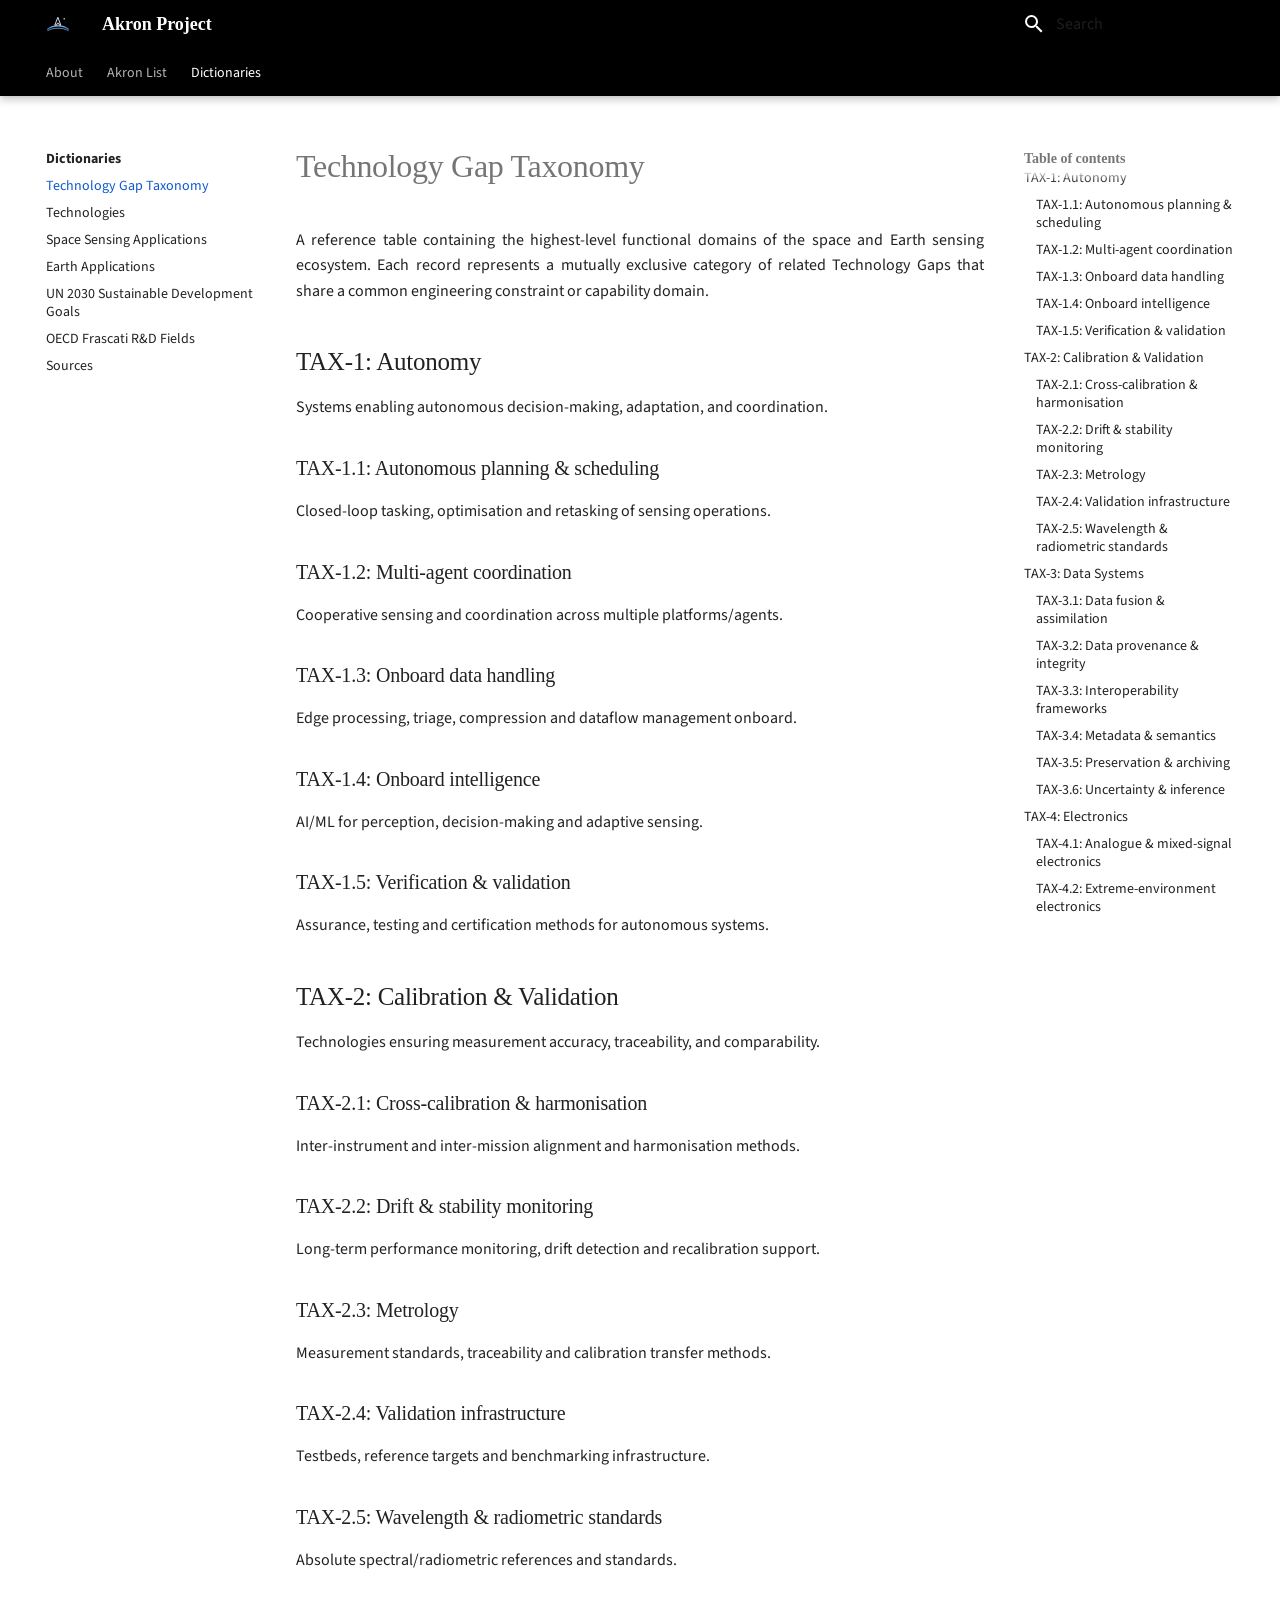
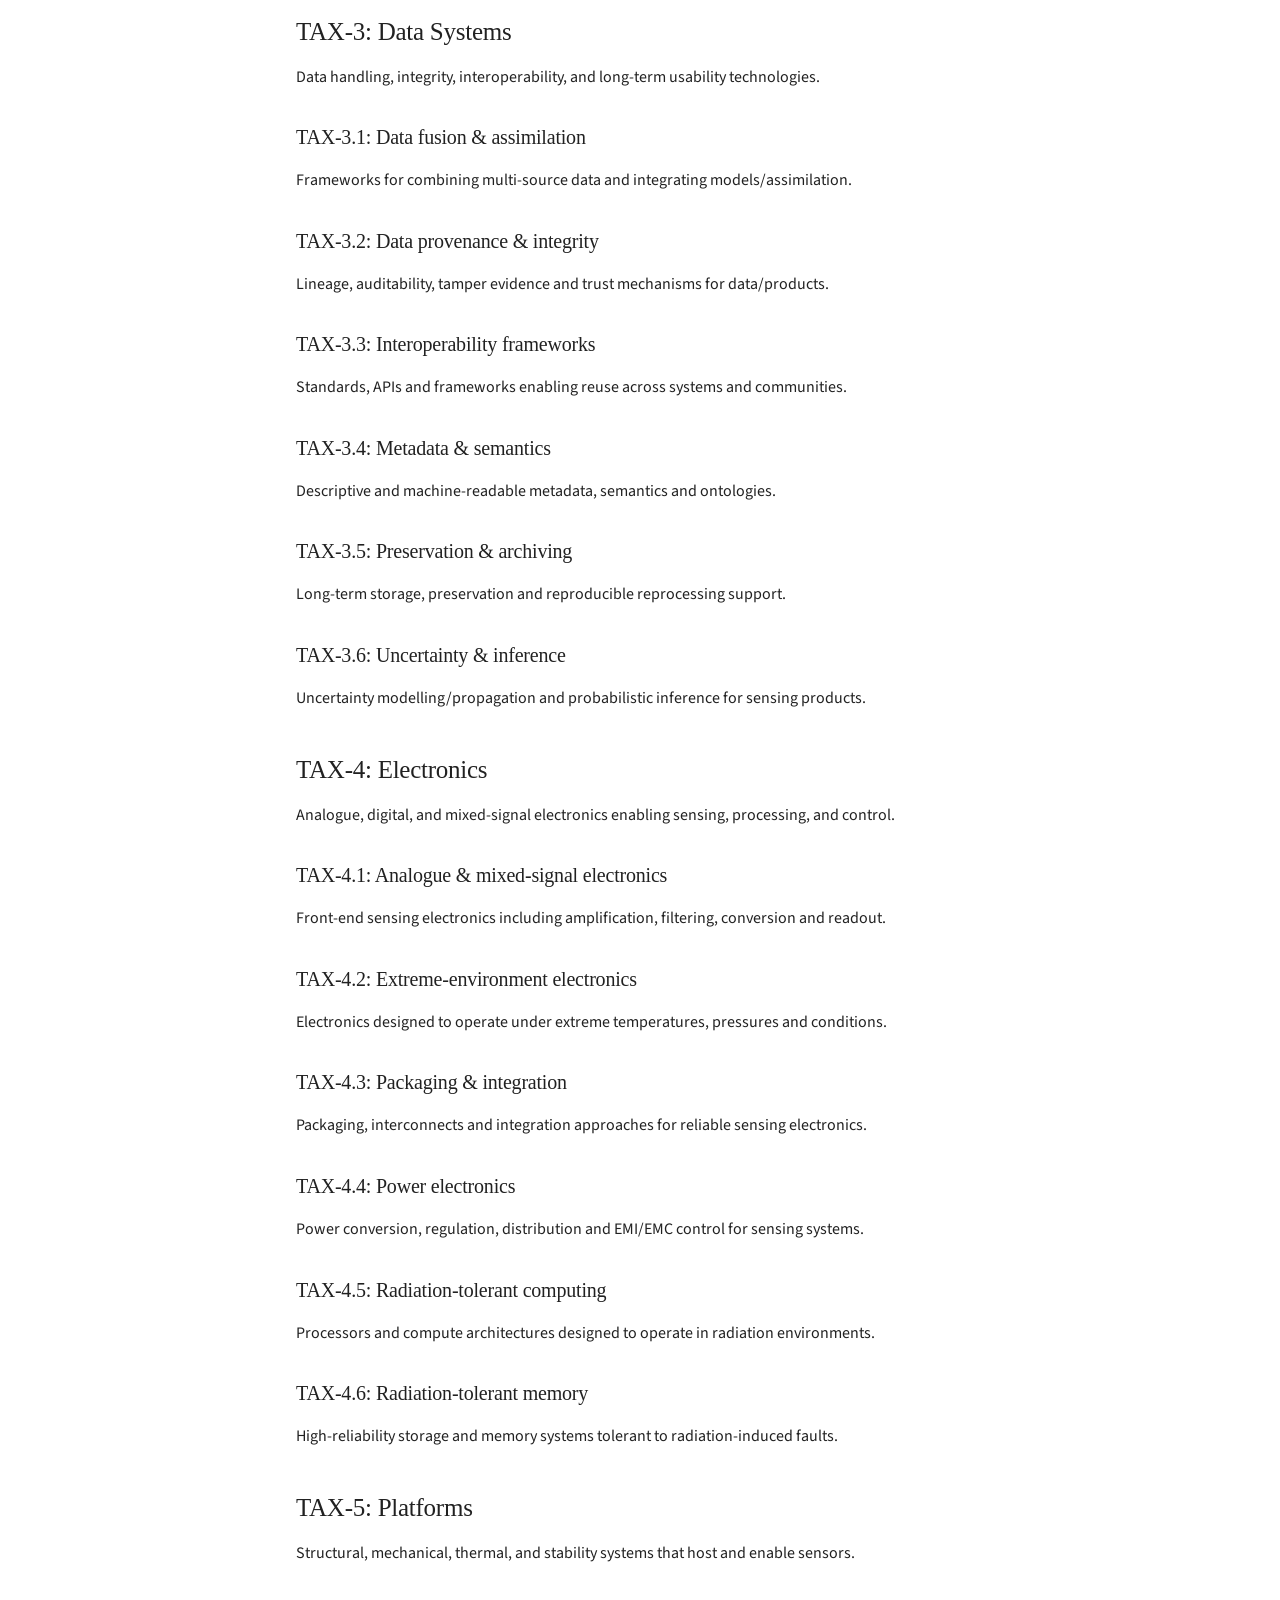
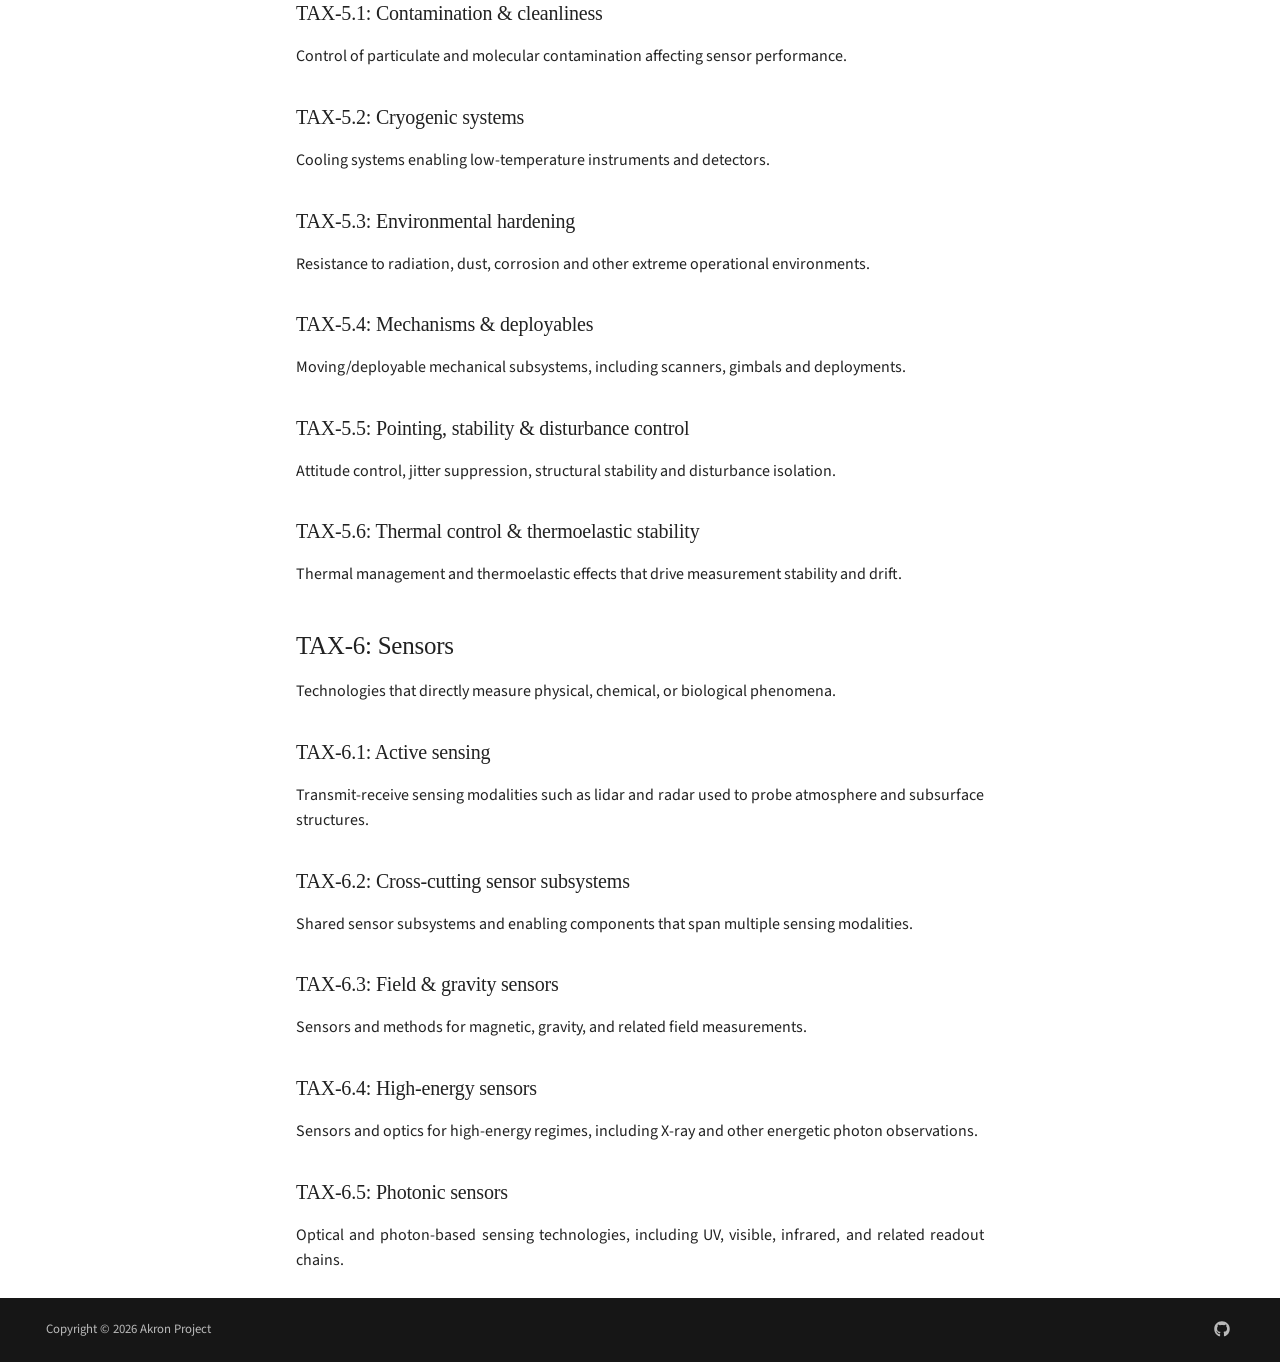
<file: dictionaries/technology-gap-taxonomy/index.html>
<!doctype html>
<html lang="en" class="no-js">
  <head>
    
      <meta charset="utf-8">
      <meta name="viewport" content="width=device-width,initial-scale=1">
      
        <meta name="description" content="A curated list of technology gaps, highlighting their impact  on both space sensing and global challenges on Earth. ">
      
      
        <meta name="author" content="Valentin Grigoryevsky">
      
      
        <link rel="canonical" href="https://akronproject.com/dictionaries/technology-gap-taxonomy/">
      
      
        <link rel="prev" href="../">
      
      
        <link rel="next" href="../technologies/">
      
      
        
      
      
      <link rel="icon" href="../../assets/images/favicon.svg">
      <meta name="generator" content="mkdocs-1.6.1, mkdocs-material-9.7.4">
    
    
      
        <title>Technology Gap Taxonomy - Akron Project</title>
      
    
    
      <link rel="stylesheet" href="../../assets/stylesheets/main.484c7ddc.min.css">
      
        
        <link rel="stylesheet" href="../../assets/stylesheets/palette.ab4e12ef.min.css">
      
      


    
    
      
    
    
      
        
        
        <link rel="preconnect" href="https://fonts.gstatic.com" crossorigin>
        <link rel="stylesheet" href="https://fonts.googleapis.com/css?family=Source+Sans+3:300,300i,400,400i,700,700i%7CJetBrains+Mono:400,400i,700,700i&display=fallback">
        <style>:root{--md-text-font:"Source Sans 3";--md-code-font:"JetBrains Mono"}</style>
      
    
    
      <link rel="stylesheet" href="../../assets/stylesheets/extra.css">
    
    <script>__md_scope=new URL("../..",location),__md_hash=e=>[...e].reduce(((e,_)=>(e<<5)-e+_.charCodeAt(0)),0),__md_get=(e,_=localStorage,t=__md_scope)=>JSON.parse(_.getItem(t.pathname+"."+e)),__md_set=(e,_,t=localStorage,a=__md_scope)=>{try{t.setItem(a.pathname+"."+e,JSON.stringify(_))}catch(e){}}</script>
    
      
  


  
  

<script id="__analytics">function __md_analytics(){function e(){dataLayer.push(arguments)}window.dataLayer=window.dataLayer||[],e("js",new Date),e("config","G-PGQY4RT7B1"),document.addEventListener("DOMContentLoaded",(function(){document.forms.search&&document.forms.search.query.addEventListener("blur",(function(){this.value&&e("event","search",{search_term:this.value})}));document$.subscribe((function(){var t=document.forms.feedback;if(void 0!==t)for(var a of t.querySelectorAll("[type=submit]"))a.addEventListener("click",(function(a){a.preventDefault();var n=document.location.pathname,d=this.getAttribute("data-md-value");e("event","feedback",{page:n,data:d}),t.firstElementChild.disabled=!0;var r=t.querySelector(".md-feedback__note [data-md-value='"+d+"']");r&&(r.hidden=!1)})),t.hidden=!1})),location$.subscribe((function(t){e("config","G-PGQY4RT7B1",{page_path:t.pathname})}))}));var t=document.createElement("script");t.async=!0,t.src="https://www.googletagmanager.com/gtag/js?id=G-PGQY4RT7B1",document.getElementById("__analytics").insertAdjacentElement("afterEnd",t)}</script>
  
    <script>"undefined"!=typeof __md_analytics&&__md_analytics()</script>
  

    
    
  
  <meta name="robots" content="index, follow, max-snippet:-1, max-image-preview:large, max-video-preview:-1">
  <meta name="googlebot" content="index, follow">

  
  
  
  <meta name="description" content="A curated list of technology gaps, highlighting their impact  on both space sensing and global challenges on Earth. ">
  <link rel="canonical" href="https://akronproject.com/dictionaries/technology-gap-taxonomy/">

  <meta property="og:type" content="website">
  <meta property="og:site_name" content="Akron Project">
  <meta property="og:title" content="Technology Gap Taxonomy - Akron Project">
  <meta property="og:description" content="A curated list of technology gaps, highlighting their impact  on both space sensing and global challenges on Earth. ">
  <meta property="og:url" content="https://akronproject.com/dictionaries/technology-gap-taxonomy/">
  <meta property="og:image" content="https://akronproject.com/assets/images/logo.svg">

  <meta name="twitter:card" content="summary_large_image">
  <meta name="twitter:title" content="Technology Gap Taxonomy - Akron Project">
  <meta name="twitter:description" content="A curated list of technology gaps, highlighting their impact  on both space sensing and global challenges on Earth. ">
  <meta name="twitter:image" content="https://akronproject.com/assets/images/logo.svg">

  
  <script type="application/ld+json">{"@context": "https://schema.org", "@type": "WebSite", "description": "A curated list of technology gaps, highlighting their impact  on both space sensing and global challenges on Earth. ", "name": "Akron Project", "publisher": {"@type": "Organization", "logo": {"@type": "ImageObject", "url": "https://akronproject.com/assets/images/logo.svg"}, "name": "Akron Project", "url": "https://akronproject.com"}, "url": "https://akronproject.com/"}</script>

  
<meta property="og:type" content="website" />
<meta property="og:title" content="Technology Gap Taxonomy - Akron Project" />
<meta property="og:description" content="A curated list of technology gaps, highlighting their impact  on both space sensing and global challenges on Earth. " />
<meta property="og:image" content="https://akronproject.com/assets/images/social/dictionaries/technology-gap-taxonomy/index.png" />
<meta property="og:image:type" content="image/png" />
<meta property="og:image:width" content="1200" />
<meta property="og:image:height" content="630" />
<meta property="og:url" content="https://akronproject.com/dictionaries/technology-gap-taxonomy/" />
<meta property="twitter:card" content="summary_large_image" />
<meta property="twitter:title" content="Technology Gap Taxonomy - Akron Project" />
<meta property="twitter:description" content="A curated list of technology gaps, highlighting their impact  on both space sensing and global challenges on Earth. " />
<meta property="twitter:image" content="https://akronproject.com/assets/images/social/dictionaries/technology-gap-taxonomy/index.png" />
</head>
  
  
    
    
    
    
    
    <body dir="ltr" data-md-color-scheme="default" data-md-color-primary="indigo" data-md-color-accent="indigo">
  
    
    <input class="md-toggle" data-md-toggle="drawer" type="checkbox" id="__drawer" autocomplete="off">
    <input class="md-toggle" data-md-toggle="search" type="checkbox" id="__search" autocomplete="off">
    <label class="md-overlay" for="__drawer"></label>
    <div data-md-component="skip">
      
        
        <a href="#technology-gap-taxonomy" class="md-skip">
          Skip to content
        </a>
      
    </div>
    <div data-md-component="announce">
      
    </div>
    
    
      

  

<header class="md-header md-header--shadow md-header--lifted" data-md-component="header">
  <nav class="md-header__inner md-grid" aria-label="Header">
    <a href="../.." title="Akron Project" class="md-header__button md-logo" aria-label="Akron Project" data-md-component="logo">
      
  <img src="../../assets/images/logo.svg" alt="logo">

    </a>
    <label class="md-header__button md-icon" for="__drawer">
      
      <svg xmlns="http://www.w3.org/2000/svg" viewBox="0 0 24 24"><path d="M3 6h18v2H3zm0 5h18v2H3zm0 5h18v2H3z"/></svg>
    </label>
    <div class="md-header__title" data-md-component="header-title">
      <div class="md-header__ellipsis">
        <div class="md-header__topic">
          <span class="md-ellipsis">
            Akron Project
          </span>
        </div>
        <div class="md-header__topic" data-md-component="header-topic">
          <span class="md-ellipsis">
            
              Technology Gap Taxonomy
            
          </span>
        </div>
      </div>
    </div>
    
      
    
    
    
    
      
      
        <label class="md-header__button md-icon" for="__search">
          
          <svg xmlns="http://www.w3.org/2000/svg" viewBox="0 0 24 24"><path d="M9.5 3A6.5 6.5 0 0 1 16 9.5c0 1.61-.59 3.09-1.56 4.23l.27.27h.79l5 5-1.5 1.5-5-5v-.79l-.27-.27A6.52 6.52 0 0 1 9.5 16 6.5 6.5 0 0 1 3 9.5 6.5 6.5 0 0 1 9.5 3m0 2C7 5 5 7 5 9.5S7 14 9.5 14 14 12 14 9.5 12 5 9.5 5"/></svg>
        </label>
        <div class="md-search" data-md-component="search" role="dialog">
  <label class="md-search__overlay" for="__search"></label>
  <div class="md-search__inner" role="search">
    <form class="md-search__form" name="search">
      <input type="text" class="md-search__input" name="query" aria-label="Search" placeholder="Search" autocapitalize="off" autocorrect="off" autocomplete="off" spellcheck="false" data-md-component="search-query" required>
      <label class="md-search__icon md-icon" for="__search">
        
        <svg xmlns="http://www.w3.org/2000/svg" viewBox="0 0 24 24"><path d="M9.5 3A6.5 6.5 0 0 1 16 9.5c0 1.61-.59 3.09-1.56 4.23l.27.27h.79l5 5-1.5 1.5-5-5v-.79l-.27-.27A6.52 6.52 0 0 1 9.5 16 6.5 6.5 0 0 1 3 9.5 6.5 6.5 0 0 1 9.5 3m0 2C7 5 5 7 5 9.5S7 14 9.5 14 14 12 14 9.5 12 5 9.5 5"/></svg>
        
        <svg xmlns="http://www.w3.org/2000/svg" viewBox="0 0 24 24"><path d="M20 11v2H8l5.5 5.5-1.42 1.42L4.16 12l7.92-7.92L13.5 5.5 8 11z"/></svg>
      </label>
      <nav class="md-search__options" aria-label="Search">
        
          <a href="javascript:void(0)" class="md-search__icon md-icon" title="Share" aria-label="Share" data-clipboard data-clipboard-text="" data-md-component="search-share" tabindex="-1">
            
            <svg xmlns="http://www.w3.org/2000/svg" viewBox="0 0 24 24"><path d="M18 16.08c-.76 0-1.44.3-1.96.77L8.91 12.7c.05-.23.09-.46.09-.7s-.04-.47-.09-.7l7.05-4.11c.54.5 1.25.81 2.04.81a3 3 0 0 0 3-3 3 3 0 0 0-3-3 3 3 0 0 0-3 3c0 .24.04.47.09.7L8.04 9.81C7.5 9.31 6.79 9 6 9a3 3 0 0 0-3 3 3 3 0 0 0 3 3c.79 0 1.5-.31 2.04-.81l7.12 4.15c-.05.21-.08.43-.08.66 0 1.61 1.31 2.91 2.92 2.91s2.92-1.3 2.92-2.91A2.92 2.92 0 0 0 18 16.08"/></svg>
          </a>
        
        <button type="reset" class="md-search__icon md-icon" title="Clear" aria-label="Clear" tabindex="-1">
          
          <svg xmlns="http://www.w3.org/2000/svg" viewBox="0 0 24 24"><path d="M19 6.41 17.59 5 12 10.59 6.41 5 5 6.41 10.59 12 5 17.59 6.41 19 12 13.41 17.59 19 19 17.59 13.41 12z"/></svg>
        </button>
      </nav>
      
        <div class="md-search__suggest" data-md-component="search-suggest"></div>
      
    </form>
    <div class="md-search__output">
      <div class="md-search__scrollwrap" tabindex="0" data-md-scrollfix>
        <div class="md-search-result" data-md-component="search-result">
          <div class="md-search-result__meta">
            Initializing search
          </div>
          <ol class="md-search-result__list" role="presentation"></ol>
        </div>
      </div>
    </div>
  </div>
</div>
      
    
    
  </nav>
  
    
      
<nav class="md-tabs" aria-label="Tabs" data-md-component="tabs">
  <div class="md-grid">
    <ul class="md-tabs__list">
      
        
  
  
  
  
    
    
      <li class="md-tabs__item">
        <a href="../.." class="md-tabs__link">
          
  
  
    
  
  About

        </a>
      </li>
    
  

      
        
  
  
  
  
    
    
      <li class="md-tabs__item">
        <a href="../../akron-list/" class="md-tabs__link">
          
  
  
    
  
  Akron List

        </a>
      </li>
    
  

      
        
  
  
  
    
  
  
    
    
      <li class="md-tabs__item md-tabs__item--active">
        <a href="../" class="md-tabs__link">
          
  
  
    
  
  Dictionaries

        </a>
      </li>
    
  

      
    </ul>
  </div>
</nav>
    
  
</header>
    
    <div class="md-container" data-md-component="container">
      
      
        
      
      <main class="md-main" data-md-component="main">
        <div class="md-main__inner md-grid">
          
            
              
              <div class="md-sidebar md-sidebar--primary" data-md-component="sidebar" data-md-type="navigation" >
                <div class="md-sidebar__scrollwrap">
                  <div class="md-sidebar__inner">
                    


  


<nav class="md-nav md-nav--primary md-nav--lifted" aria-label="Navigation" data-md-level="0">
  <label class="md-nav__title" for="__drawer">
    <a href="../.." title="Akron Project" class="md-nav__button md-logo" aria-label="Akron Project" data-md-component="logo">
      
  <img src="../../assets/images/logo.svg" alt="logo">

    </a>
    Akron Project
  </label>
  
  <ul class="md-nav__list" data-md-scrollfix>
    
      
      
  
  
  
  
    
    
      
        
          
        
      
    
    
    
      
      
        
      
    
    
    <li class="md-nav__item md-nav__item--nested">
      
        
        
        <input class="md-nav__toggle md-toggle " type="checkbox" id="__nav_1" >
        
          
          <div class="md-nav__link md-nav__container">
            <a href="../.." class="md-nav__link ">
              
  
  
  <span class="md-ellipsis">
    
  
    About
  

    
  </span>
  
  

            </a>
            
          </div>
        
        <nav class="md-nav" data-md-level="1" aria-labelledby="__nav_1_label" aria-expanded="false">
          <label class="md-nav__title" for="__nav_1">
            <span class="md-nav__icon md-icon"></span>
            
  
    About
  

          </label>
          <ul class="md-nav__list" data-md-scrollfix>
            
              
            
          </ul>
        </nav>
      
    </li>
  

    
      
      
  
  
  
  
    
    
      
        
          
        
      
    
    
    
      
      
        
      
    
    
    <li class="md-nav__item md-nav__item--nested">
      
        
        
        <input class="md-nav__toggle md-toggle " type="checkbox" id="__nav_2" >
        
          
          <div class="md-nav__link md-nav__container">
            <a href="../../akron-list/" class="md-nav__link ">
              
  
  
  <span class="md-ellipsis">
    
  
    Akron List
  

    
  </span>
  
  

            </a>
            
          </div>
        
        <nav class="md-nav" data-md-level="1" aria-labelledby="__nav_2_label" aria-expanded="false">
          <label class="md-nav__title" for="__nav_2">
            <span class="md-nav__icon md-icon"></span>
            
  
    Akron List
  

          </label>
          <ul class="md-nav__list" data-md-scrollfix>
            
              
            
          </ul>
        </nav>
      
    </li>
  

    
      
      
  
  
    
  
  
  
    
    
      
        
          
        
      
        
      
        
      
        
      
        
      
        
      
        
      
        
      
    
    
    
      
        
        
      
      
        
      
    
    
    <li class="md-nav__item md-nav__item--active md-nav__item--section md-nav__item--nested">
      
        
        
        <input class="md-nav__toggle md-toggle " type="checkbox" id="__nav_3" checked>
        
          
          <div class="md-nav__link md-nav__container">
            <a href="../" class="md-nav__link ">
              
  
  
  <span class="md-ellipsis">
    
  
    Dictionaries
  

    
  </span>
  
  

            </a>
            
              
              <label class="md-nav__link " for="__nav_3" id="__nav_3_label" tabindex="">
                <span class="md-nav__icon md-icon"></span>
              </label>
            
          </div>
        
        <nav class="md-nav" data-md-level="1" aria-labelledby="__nav_3_label" aria-expanded="true">
          <label class="md-nav__title" for="__nav_3">
            <span class="md-nav__icon md-icon"></span>
            
  
    Dictionaries
  

          </label>
          <ul class="md-nav__list" data-md-scrollfix>
            
              
            
              
                
  
  
    
  
  
  
    <li class="md-nav__item md-nav__item--active">
      
      <input class="md-nav__toggle md-toggle" type="checkbox" id="__toc">
      
      
        
      
      
        <label class="md-nav__link md-nav__link--active" for="__toc">
          
  
  
  <span class="md-ellipsis">
    
  
    Technology Gap Taxonomy
  

    
  </span>
  
  

          <span class="md-nav__icon md-icon"></span>
        </label>
      
      <a href="./" class="md-nav__link md-nav__link--active">
        
  
  
  <span class="md-ellipsis">
    
  
    Technology Gap Taxonomy
  

    
  </span>
  
  

      </a>
      
        

<nav class="md-nav md-nav--secondary" aria-label="Table of contents">
  
  
  
    
  
  
    <label class="md-nav__title" for="__toc">
      <span class="md-nav__icon md-icon"></span>
      Table of contents
    </label>
    <ul class="md-nav__list" data-md-component="toc" data-md-scrollfix>
      
        <li class="md-nav__item">
  <a href="#tax-1" class="md-nav__link">
    <span class="md-ellipsis">
      
        TAX-1: Autonomy
      
    </span>
  </a>
  
    <nav class="md-nav" aria-label="TAX-1: Autonomy">
      <ul class="md-nav__list">
        
          <li class="md-nav__item">
  <a href="#tax-1-1" class="md-nav__link">
    <span class="md-ellipsis">
      
        TAX-1.1: Autonomous planning &amp; scheduling
      
    </span>
  </a>
  
</li>
        
          <li class="md-nav__item">
  <a href="#tax-1-2" class="md-nav__link">
    <span class="md-ellipsis">
      
        TAX-1.2: Multi-agent coordination
      
    </span>
  </a>
  
</li>
        
          <li class="md-nav__item">
  <a href="#tax-1-3" class="md-nav__link">
    <span class="md-ellipsis">
      
        TAX-1.3: Onboard data handling
      
    </span>
  </a>
  
</li>
        
          <li class="md-nav__item">
  <a href="#tax-1-4" class="md-nav__link">
    <span class="md-ellipsis">
      
        TAX-1.4: Onboard intelligence
      
    </span>
  </a>
  
</li>
        
          <li class="md-nav__item">
  <a href="#tax-1-5" class="md-nav__link">
    <span class="md-ellipsis">
      
        TAX-1.5: Verification &amp; validation
      
    </span>
  </a>
  
</li>
        
      </ul>
    </nav>
  
</li>
      
        <li class="md-nav__item">
  <a href="#tax-2" class="md-nav__link">
    <span class="md-ellipsis">
      
        TAX-2: Calibration &amp; Validation
      
    </span>
  </a>
  
    <nav class="md-nav" aria-label="TAX-2: Calibration &amp; Validation">
      <ul class="md-nav__list">
        
          <li class="md-nav__item">
  <a href="#tax-2-1" class="md-nav__link">
    <span class="md-ellipsis">
      
        TAX-2.1: Cross-calibration &amp; harmonisation
      
    </span>
  </a>
  
</li>
        
          <li class="md-nav__item">
  <a href="#tax-2-2" class="md-nav__link">
    <span class="md-ellipsis">
      
        TAX-2.2: Drift &amp; stability monitoring
      
    </span>
  </a>
  
</li>
        
          <li class="md-nav__item">
  <a href="#tax-2-3" class="md-nav__link">
    <span class="md-ellipsis">
      
        TAX-2.3: Metrology
      
    </span>
  </a>
  
</li>
        
          <li class="md-nav__item">
  <a href="#tax-2-4" class="md-nav__link">
    <span class="md-ellipsis">
      
        TAX-2.4: Validation infrastructure
      
    </span>
  </a>
  
</li>
        
          <li class="md-nav__item">
  <a href="#tax-2-5" class="md-nav__link">
    <span class="md-ellipsis">
      
        TAX-2.5: Wavelength &amp; radiometric standards
      
    </span>
  </a>
  
</li>
        
      </ul>
    </nav>
  
</li>
      
        <li class="md-nav__item">
  <a href="#tax-3" class="md-nav__link">
    <span class="md-ellipsis">
      
        TAX-3: Data Systems
      
    </span>
  </a>
  
    <nav class="md-nav" aria-label="TAX-3: Data Systems">
      <ul class="md-nav__list">
        
          <li class="md-nav__item">
  <a href="#tax-3-1" class="md-nav__link">
    <span class="md-ellipsis">
      
        TAX-3.1: Data fusion &amp; assimilation
      
    </span>
  </a>
  
</li>
        
          <li class="md-nav__item">
  <a href="#tax-3-2" class="md-nav__link">
    <span class="md-ellipsis">
      
        TAX-3.2: Data provenance &amp; integrity
      
    </span>
  </a>
  
</li>
        
          <li class="md-nav__item">
  <a href="#tax-3-3" class="md-nav__link">
    <span class="md-ellipsis">
      
        TAX-3.3: Interoperability frameworks
      
    </span>
  </a>
  
</li>
        
          <li class="md-nav__item">
  <a href="#tax-3-4" class="md-nav__link">
    <span class="md-ellipsis">
      
        TAX-3.4: Metadata &amp; semantics
      
    </span>
  </a>
  
</li>
        
          <li class="md-nav__item">
  <a href="#tax-3-5" class="md-nav__link">
    <span class="md-ellipsis">
      
        TAX-3.5: Preservation &amp; archiving
      
    </span>
  </a>
  
</li>
        
          <li class="md-nav__item">
  <a href="#tax-3-6" class="md-nav__link">
    <span class="md-ellipsis">
      
        TAX-3.6: Uncertainty &amp; inference
      
    </span>
  </a>
  
</li>
        
      </ul>
    </nav>
  
</li>
      
        <li class="md-nav__item">
  <a href="#tax-4" class="md-nav__link">
    <span class="md-ellipsis">
      
        TAX-4: Electronics
      
    </span>
  </a>
  
    <nav class="md-nav" aria-label="TAX-4: Electronics">
      <ul class="md-nav__list">
        
          <li class="md-nav__item">
  <a href="#tax-4-1" class="md-nav__link">
    <span class="md-ellipsis">
      
        TAX-4.1: Analogue &amp; mixed-signal electronics
      
    </span>
  </a>
  
</li>
        
          <li class="md-nav__item">
  <a href="#tax-4-2" class="md-nav__link">
    <span class="md-ellipsis">
      
        TAX-4.2: Extreme-environment electronics
      
    </span>
  </a>
  
</li>
        
          <li class="md-nav__item">
  <a href="#tax-4-3" class="md-nav__link">
    <span class="md-ellipsis">
      
        TAX-4.3: Packaging &amp; integration
      
    </span>
  </a>
  
</li>
        
          <li class="md-nav__item">
  <a href="#tax-4-4" class="md-nav__link">
    <span class="md-ellipsis">
      
        TAX-4.4: Power electronics
      
    </span>
  </a>
  
</li>
        
          <li class="md-nav__item">
  <a href="#tax-4-5" class="md-nav__link">
    <span class="md-ellipsis">
      
        TAX-4.5: Radiation-tolerant computing
      
    </span>
  </a>
  
</li>
        
          <li class="md-nav__item">
  <a href="#tax-4-6" class="md-nav__link">
    <span class="md-ellipsis">
      
        TAX-4.6: Radiation-tolerant memory
      
    </span>
  </a>
  
</li>
        
      </ul>
    </nav>
  
</li>
      
        <li class="md-nav__item">
  <a href="#tax-5" class="md-nav__link">
    <span class="md-ellipsis">
      
        TAX-5: Platforms
      
    </span>
  </a>
  
    <nav class="md-nav" aria-label="TAX-5: Platforms">
      <ul class="md-nav__list">
        
          <li class="md-nav__item">
  <a href="#tax-5-1" class="md-nav__link">
    <span class="md-ellipsis">
      
        TAX-5.1: Contamination &amp; cleanliness
      
    </span>
  </a>
  
</li>
        
          <li class="md-nav__item">
  <a href="#tax-5-2" class="md-nav__link">
    <span class="md-ellipsis">
      
        TAX-5.2: Cryogenic systems
      
    </span>
  </a>
  
</li>
        
          <li class="md-nav__item">
  <a href="#tax-5-3" class="md-nav__link">
    <span class="md-ellipsis">
      
        TAX-5.3: Environmental hardening
      
    </span>
  </a>
  
</li>
        
          <li class="md-nav__item">
  <a href="#tax-5-4" class="md-nav__link">
    <span class="md-ellipsis">
      
        TAX-5.4: Mechanisms &amp; deployables
      
    </span>
  </a>
  
</li>
        
          <li class="md-nav__item">
  <a href="#tax-5-5" class="md-nav__link">
    <span class="md-ellipsis">
      
        TAX-5.5: Pointing, stability &amp; disturbance control
      
    </span>
  </a>
  
</li>
        
          <li class="md-nav__item">
  <a href="#tax-5-6" class="md-nav__link">
    <span class="md-ellipsis">
      
        TAX-5.6: Thermal control &amp; thermoelastic stability
      
    </span>
  </a>
  
</li>
        
      </ul>
    </nav>
  
</li>
      
        <li class="md-nav__item">
  <a href="#tax-6" class="md-nav__link">
    <span class="md-ellipsis">
      
        TAX-6: Sensors
      
    </span>
  </a>
  
    <nav class="md-nav" aria-label="TAX-6: Sensors">
      <ul class="md-nav__list">
        
          <li class="md-nav__item">
  <a href="#tax-6-1" class="md-nav__link">
    <span class="md-ellipsis">
      
        TAX-6.1: Active sensing
      
    </span>
  </a>
  
</li>
        
          <li class="md-nav__item">
  <a href="#tax-6-2" class="md-nav__link">
    <span class="md-ellipsis">
      
        TAX-6.2: Cross-cutting sensor subsystems
      
    </span>
  </a>
  
</li>
        
          <li class="md-nav__item">
  <a href="#tax-6-3" class="md-nav__link">
    <span class="md-ellipsis">
      
        TAX-6.3: Field &amp; gravity sensors
      
    </span>
  </a>
  
</li>
        
          <li class="md-nav__item">
  <a href="#tax-6-4" class="md-nav__link">
    <span class="md-ellipsis">
      
        TAX-6.4: High-energy sensors
      
    </span>
  </a>
  
</li>
        
          <li class="md-nav__item">
  <a href="#tax-6-5" class="md-nav__link">
    <span class="md-ellipsis">
      
        TAX-6.5: Photonic sensors
      
    </span>
  </a>
  
</li>
        
      </ul>
    </nav>
  
</li>
      
    </ul>
  
</nav>
      
    </li>
  

              
            
              
                
  
  
  
  
    <li class="md-nav__item">
      <a href="../technologies/" class="md-nav__link">
        
  
  
  <span class="md-ellipsis">
    
  
    Technologies
  

    
  </span>
  
  

      </a>
    </li>
  

              
            
              
                
  
  
  
  
    <li class="md-nav__item">
      <a href="../space-sensing-applications/" class="md-nav__link">
        
  
  
  <span class="md-ellipsis">
    
  
    Space Sensing Applications
  

    
  </span>
  
  

      </a>
    </li>
  

              
            
              
                
  
  
  
  
    <li class="md-nav__item">
      <a href="../earth-applications/" class="md-nav__link">
        
  
  
  <span class="md-ellipsis">
    
  
    Earth Applications
  

    
  </span>
  
  

      </a>
    </li>
  

              
            
              
                
  
  
  
  
    <li class="md-nav__item">
      <a href="../un-2030-sdgs/" class="md-nav__link">
        
  
  
  <span class="md-ellipsis">
    
  
    UN 2030 Sustainable Development Goals
  

    
  </span>
  
  

      </a>
    </li>
  

              
            
              
                
  
  
  
  
    <li class="md-nav__item">
      <a href="../oecd-frascati-rnd-fields/" class="md-nav__link">
        
  
  
  <span class="md-ellipsis">
    
  
    OECD Frascati R&D Fields
  

    
  </span>
  
  

      </a>
    </li>
  

              
            
              
                
  
  
  
  
    <li class="md-nav__item">
      <a href="../sources/" class="md-nav__link">
        
  
  
  <span class="md-ellipsis">
    
  
    Sources
  

    
  </span>
  
  

      </a>
    </li>
  

              
            
          </ul>
        </nav>
      
    </li>
  

    
  </ul>
</nav>
                  </div>
                </div>
              </div>
            
            
              
              <div class="md-sidebar md-sidebar--secondary" data-md-component="sidebar" data-md-type="toc" >
                <div class="md-sidebar__scrollwrap">
                  <div class="md-sidebar__inner">
                    

<nav class="md-nav md-nav--secondary" aria-label="Table of contents">
  
  
  
    
  
  
    <label class="md-nav__title" for="__toc">
      <span class="md-nav__icon md-icon"></span>
      Table of contents
    </label>
    <ul class="md-nav__list" data-md-component="toc" data-md-scrollfix>
      
        <li class="md-nav__item">
  <a href="#tax-1" class="md-nav__link">
    <span class="md-ellipsis">
      
        TAX-1: Autonomy
      
    </span>
  </a>
  
    <nav class="md-nav" aria-label="TAX-1: Autonomy">
      <ul class="md-nav__list">
        
          <li class="md-nav__item">
  <a href="#tax-1-1" class="md-nav__link">
    <span class="md-ellipsis">
      
        TAX-1.1: Autonomous planning &amp; scheduling
      
    </span>
  </a>
  
</li>
        
          <li class="md-nav__item">
  <a href="#tax-1-2" class="md-nav__link">
    <span class="md-ellipsis">
      
        TAX-1.2: Multi-agent coordination
      
    </span>
  </a>
  
</li>
        
          <li class="md-nav__item">
  <a href="#tax-1-3" class="md-nav__link">
    <span class="md-ellipsis">
      
        TAX-1.3: Onboard data handling
      
    </span>
  </a>
  
</li>
        
          <li class="md-nav__item">
  <a href="#tax-1-4" class="md-nav__link">
    <span class="md-ellipsis">
      
        TAX-1.4: Onboard intelligence
      
    </span>
  </a>
  
</li>
        
          <li class="md-nav__item">
  <a href="#tax-1-5" class="md-nav__link">
    <span class="md-ellipsis">
      
        TAX-1.5: Verification &amp; validation
      
    </span>
  </a>
  
</li>
        
      </ul>
    </nav>
  
</li>
      
        <li class="md-nav__item">
  <a href="#tax-2" class="md-nav__link">
    <span class="md-ellipsis">
      
        TAX-2: Calibration &amp; Validation
      
    </span>
  </a>
  
    <nav class="md-nav" aria-label="TAX-2: Calibration &amp; Validation">
      <ul class="md-nav__list">
        
          <li class="md-nav__item">
  <a href="#tax-2-1" class="md-nav__link">
    <span class="md-ellipsis">
      
        TAX-2.1: Cross-calibration &amp; harmonisation
      
    </span>
  </a>
  
</li>
        
          <li class="md-nav__item">
  <a href="#tax-2-2" class="md-nav__link">
    <span class="md-ellipsis">
      
        TAX-2.2: Drift &amp; stability monitoring
      
    </span>
  </a>
  
</li>
        
          <li class="md-nav__item">
  <a href="#tax-2-3" class="md-nav__link">
    <span class="md-ellipsis">
      
        TAX-2.3: Metrology
      
    </span>
  </a>
  
</li>
        
          <li class="md-nav__item">
  <a href="#tax-2-4" class="md-nav__link">
    <span class="md-ellipsis">
      
        TAX-2.4: Validation infrastructure
      
    </span>
  </a>
  
</li>
        
          <li class="md-nav__item">
  <a href="#tax-2-5" class="md-nav__link">
    <span class="md-ellipsis">
      
        TAX-2.5: Wavelength &amp; radiometric standards
      
    </span>
  </a>
  
</li>
        
      </ul>
    </nav>
  
</li>
      
        <li class="md-nav__item">
  <a href="#tax-3" class="md-nav__link">
    <span class="md-ellipsis">
      
        TAX-3: Data Systems
      
    </span>
  </a>
  
    <nav class="md-nav" aria-label="TAX-3: Data Systems">
      <ul class="md-nav__list">
        
          <li class="md-nav__item">
  <a href="#tax-3-1" class="md-nav__link">
    <span class="md-ellipsis">
      
        TAX-3.1: Data fusion &amp; assimilation
      
    </span>
  </a>
  
</li>
        
          <li class="md-nav__item">
  <a href="#tax-3-2" class="md-nav__link">
    <span class="md-ellipsis">
      
        TAX-3.2: Data provenance &amp; integrity
      
    </span>
  </a>
  
</li>
        
          <li class="md-nav__item">
  <a href="#tax-3-3" class="md-nav__link">
    <span class="md-ellipsis">
      
        TAX-3.3: Interoperability frameworks
      
    </span>
  </a>
  
</li>
        
          <li class="md-nav__item">
  <a href="#tax-3-4" class="md-nav__link">
    <span class="md-ellipsis">
      
        TAX-3.4: Metadata &amp; semantics
      
    </span>
  </a>
  
</li>
        
          <li class="md-nav__item">
  <a href="#tax-3-5" class="md-nav__link">
    <span class="md-ellipsis">
      
        TAX-3.5: Preservation &amp; archiving
      
    </span>
  </a>
  
</li>
        
          <li class="md-nav__item">
  <a href="#tax-3-6" class="md-nav__link">
    <span class="md-ellipsis">
      
        TAX-3.6: Uncertainty &amp; inference
      
    </span>
  </a>
  
</li>
        
      </ul>
    </nav>
  
</li>
      
        <li class="md-nav__item">
  <a href="#tax-4" class="md-nav__link">
    <span class="md-ellipsis">
      
        TAX-4: Electronics
      
    </span>
  </a>
  
    <nav class="md-nav" aria-label="TAX-4: Electronics">
      <ul class="md-nav__list">
        
          <li class="md-nav__item">
  <a href="#tax-4-1" class="md-nav__link">
    <span class="md-ellipsis">
      
        TAX-4.1: Analogue &amp; mixed-signal electronics
      
    </span>
  </a>
  
</li>
        
          <li class="md-nav__item">
  <a href="#tax-4-2" class="md-nav__link">
    <span class="md-ellipsis">
      
        TAX-4.2: Extreme-environment electronics
      
    </span>
  </a>
  
</li>
        
          <li class="md-nav__item">
  <a href="#tax-4-3" class="md-nav__link">
    <span class="md-ellipsis">
      
        TAX-4.3: Packaging &amp; integration
      
    </span>
  </a>
  
</li>
        
          <li class="md-nav__item">
  <a href="#tax-4-4" class="md-nav__link">
    <span class="md-ellipsis">
      
        TAX-4.4: Power electronics
      
    </span>
  </a>
  
</li>
        
          <li class="md-nav__item">
  <a href="#tax-4-5" class="md-nav__link">
    <span class="md-ellipsis">
      
        TAX-4.5: Radiation-tolerant computing
      
    </span>
  </a>
  
</li>
        
          <li class="md-nav__item">
  <a href="#tax-4-6" class="md-nav__link">
    <span class="md-ellipsis">
      
        TAX-4.6: Radiation-tolerant memory
      
    </span>
  </a>
  
</li>
        
      </ul>
    </nav>
  
</li>
      
        <li class="md-nav__item">
  <a href="#tax-5" class="md-nav__link">
    <span class="md-ellipsis">
      
        TAX-5: Platforms
      
    </span>
  </a>
  
    <nav class="md-nav" aria-label="TAX-5: Platforms">
      <ul class="md-nav__list">
        
          <li class="md-nav__item">
  <a href="#tax-5-1" class="md-nav__link">
    <span class="md-ellipsis">
      
        TAX-5.1: Contamination &amp; cleanliness
      
    </span>
  </a>
  
</li>
        
          <li class="md-nav__item">
  <a href="#tax-5-2" class="md-nav__link">
    <span class="md-ellipsis">
      
        TAX-5.2: Cryogenic systems
      
    </span>
  </a>
  
</li>
        
          <li class="md-nav__item">
  <a href="#tax-5-3" class="md-nav__link">
    <span class="md-ellipsis">
      
        TAX-5.3: Environmental hardening
      
    </span>
  </a>
  
</li>
        
          <li class="md-nav__item">
  <a href="#tax-5-4" class="md-nav__link">
    <span class="md-ellipsis">
      
        TAX-5.4: Mechanisms &amp; deployables
      
    </span>
  </a>
  
</li>
        
          <li class="md-nav__item">
  <a href="#tax-5-5" class="md-nav__link">
    <span class="md-ellipsis">
      
        TAX-5.5: Pointing, stability &amp; disturbance control
      
    </span>
  </a>
  
</li>
        
          <li class="md-nav__item">
  <a href="#tax-5-6" class="md-nav__link">
    <span class="md-ellipsis">
      
        TAX-5.6: Thermal control &amp; thermoelastic stability
      
    </span>
  </a>
  
</li>
        
      </ul>
    </nav>
  
</li>
      
        <li class="md-nav__item">
  <a href="#tax-6" class="md-nav__link">
    <span class="md-ellipsis">
      
        TAX-6: Sensors
      
    </span>
  </a>
  
    <nav class="md-nav" aria-label="TAX-6: Sensors">
      <ul class="md-nav__list">
        
          <li class="md-nav__item">
  <a href="#tax-6-1" class="md-nav__link">
    <span class="md-ellipsis">
      
        TAX-6.1: Active sensing
      
    </span>
  </a>
  
</li>
        
          <li class="md-nav__item">
  <a href="#tax-6-2" class="md-nav__link">
    <span class="md-ellipsis">
      
        TAX-6.2: Cross-cutting sensor subsystems
      
    </span>
  </a>
  
</li>
        
          <li class="md-nav__item">
  <a href="#tax-6-3" class="md-nav__link">
    <span class="md-ellipsis">
      
        TAX-6.3: Field &amp; gravity sensors
      
    </span>
  </a>
  
</li>
        
          <li class="md-nav__item">
  <a href="#tax-6-4" class="md-nav__link">
    <span class="md-ellipsis">
      
        TAX-6.4: High-energy sensors
      
    </span>
  </a>
  
</li>
        
          <li class="md-nav__item">
  <a href="#tax-6-5" class="md-nav__link">
    <span class="md-ellipsis">
      
        TAX-6.5: Photonic sensors
      
    </span>
  </a>
  
</li>
        
      </ul>
    </nav>
  
</li>
      
    </ul>
  
</nav>
                  </div>
                </div>
              </div>
            
          
          
            <div class="md-content" data-md-component="content">
              
              <article class="md-content__inner md-typeset">
                
                  



<h1 id="technology-gap-taxonomy">Technology Gap Taxonomy<a class="headerlink" href="#technology-gap-taxonomy" title="Permanent link">&para;</a></h1>
<p>A reference table containing the highest-level functional domains of the space and Earth sensing ecosystem. Each record represents a mutually exclusive category of related Technology Gaps that share a common engineering constraint or capability domain.</p>
<h2 id="tax-1">TAX-1: Autonomy<a class="headerlink" href="#tax-1" title="Permanent link">&para;</a></h2>
<p>Systems enabling autonomous decision-making, adaptation, and coordination.</p>
<h3 id="tax-1-1">TAX-1.1: Autonomous planning &amp; scheduling<a class="headerlink" href="#tax-1-1" title="Permanent link">&para;</a></h3>
<p>Closed-loop tasking, optimisation and retasking of sensing operations.</p>
<h3 id="tax-1-2">TAX-1.2: Multi-agent coordination<a class="headerlink" href="#tax-1-2" title="Permanent link">&para;</a></h3>
<p>Cooperative sensing and coordination across multiple platforms/agents.</p>
<h3 id="tax-1-3">TAX-1.3: Onboard data handling<a class="headerlink" href="#tax-1-3" title="Permanent link">&para;</a></h3>
<p>Edge processing, triage, compression and dataflow management onboard.</p>
<h3 id="tax-1-4">TAX-1.4: Onboard intelligence<a class="headerlink" href="#tax-1-4" title="Permanent link">&para;</a></h3>
<p>AI/ML for perception, decision-making and adaptive sensing.</p>
<h3 id="tax-1-5">TAX-1.5: Verification &amp; validation<a class="headerlink" href="#tax-1-5" title="Permanent link">&para;</a></h3>
<p>Assurance, testing and certification methods for autonomous systems.</p>
<h2 id="tax-2">TAX-2: Calibration &amp; Validation<a class="headerlink" href="#tax-2" title="Permanent link">&para;</a></h2>
<p>Technologies ensuring measurement accuracy, traceability, and comparability.</p>
<h3 id="tax-2-1">TAX-2.1: Cross-calibration &amp; harmonisation<a class="headerlink" href="#tax-2-1" title="Permanent link">&para;</a></h3>
<p>Inter-instrument and inter-mission alignment and harmonisation methods.</p>
<h3 id="tax-2-2">TAX-2.2: Drift &amp; stability monitoring<a class="headerlink" href="#tax-2-2" title="Permanent link">&para;</a></h3>
<p>Long-term performance monitoring, drift detection and recalibration support.</p>
<h3 id="tax-2-3">TAX-2.3: Metrology<a class="headerlink" href="#tax-2-3" title="Permanent link">&para;</a></h3>
<p>Measurement standards, traceability and calibration transfer methods.</p>
<h3 id="tax-2-4">TAX-2.4: Validation infrastructure<a class="headerlink" href="#tax-2-4" title="Permanent link">&para;</a></h3>
<p>Testbeds, reference targets and benchmarking infrastructure.</p>
<h3 id="tax-2-5">TAX-2.5: Wavelength &amp; radiometric standards<a class="headerlink" href="#tax-2-5" title="Permanent link">&para;</a></h3>
<p>Absolute spectral/radiometric references and standards.</p>
<h2 id="tax-3">TAX-3: Data Systems<a class="headerlink" href="#tax-3" title="Permanent link">&para;</a></h2>
<p>Data handling, integrity, interoperability, and long-term usability technologies.</p>
<h3 id="tax-3-1">TAX-3.1: Data fusion &amp; assimilation<a class="headerlink" href="#tax-3-1" title="Permanent link">&para;</a></h3>
<p>Frameworks for combining multi-source data and integrating models/assimilation.</p>
<h3 id="tax-3-2">TAX-3.2: Data provenance &amp; integrity<a class="headerlink" href="#tax-3-2" title="Permanent link">&para;</a></h3>
<p>Lineage, auditability, tamper evidence and trust mechanisms for data/products.</p>
<h3 id="tax-3-3">TAX-3.3: Interoperability frameworks<a class="headerlink" href="#tax-3-3" title="Permanent link">&para;</a></h3>
<p>Standards, APIs and frameworks enabling reuse across systems and communities.</p>
<h3 id="tax-3-4">TAX-3.4: Metadata &amp; semantics<a class="headerlink" href="#tax-3-4" title="Permanent link">&para;</a></h3>
<p>Descriptive and machine-readable metadata, semantics and ontologies.</p>
<h3 id="tax-3-5">TAX-3.5: Preservation &amp; archiving<a class="headerlink" href="#tax-3-5" title="Permanent link">&para;</a></h3>
<p>Long-term storage, preservation and reproducible reprocessing support.</p>
<h3 id="tax-3-6">TAX-3.6: Uncertainty &amp; inference<a class="headerlink" href="#tax-3-6" title="Permanent link">&para;</a></h3>
<p>Uncertainty modelling/propagation and probabilistic inference for sensing products.</p>
<h2 id="tax-4">TAX-4: Electronics<a class="headerlink" href="#tax-4" title="Permanent link">&para;</a></h2>
<p>Analogue, digital, and mixed-signal electronics enabling sensing, processing, and control.</p>
<h3 id="tax-4-1">TAX-4.1: Analogue &amp; mixed-signal electronics<a class="headerlink" href="#tax-4-1" title="Permanent link">&para;</a></h3>
<p>Front-end sensing electronics including amplification, filtering, conversion and readout.</p>
<h3 id="tax-4-2">TAX-4.2: Extreme-environment electronics<a class="headerlink" href="#tax-4-2" title="Permanent link">&para;</a></h3>
<p>Electronics designed to operate under extreme temperatures, pressures and conditions.</p>
<h3 id="tax-4-3">TAX-4.3: Packaging &amp; integration<a class="headerlink" href="#tax-4-3" title="Permanent link">&para;</a></h3>
<p>Packaging, interconnects and integration approaches for reliable sensing electronics.</p>
<h3 id="tax-4-4">TAX-4.4: Power electronics<a class="headerlink" href="#tax-4-4" title="Permanent link">&para;</a></h3>
<p>Power conversion, regulation, distribution and EMI/EMC control for sensing systems.</p>
<h3 id="tax-4-5">TAX-4.5: Radiation-tolerant computing<a class="headerlink" href="#tax-4-5" title="Permanent link">&para;</a></h3>
<p>Processors and compute architectures designed to operate in radiation environments.</p>
<h3 id="tax-4-6">TAX-4.6: Radiation-tolerant memory<a class="headerlink" href="#tax-4-6" title="Permanent link">&para;</a></h3>
<p>High-reliability storage and memory systems tolerant to radiation-induced faults.</p>
<h2 id="tax-5">TAX-5: Platforms<a class="headerlink" href="#tax-5" title="Permanent link">&para;</a></h2>
<p>Structural, mechanical, thermal, and stability systems that host and enable sensors.</p>
<h3 id="tax-5-1">TAX-5.1: Contamination &amp; cleanliness<a class="headerlink" href="#tax-5-1" title="Permanent link">&para;</a></h3>
<p>Control of particulate and molecular contamination affecting sensor performance.</p>
<h3 id="tax-5-2">TAX-5.2: Cryogenic systems<a class="headerlink" href="#tax-5-2" title="Permanent link">&para;</a></h3>
<p>Cooling systems enabling low-temperature instruments and detectors.</p>
<h3 id="tax-5-3">TAX-5.3: Environmental hardening<a class="headerlink" href="#tax-5-3" title="Permanent link">&para;</a></h3>
<p>Resistance to radiation, dust, corrosion and other extreme operational environments.</p>
<h3 id="tax-5-4">TAX-5.4: Mechanisms &amp; deployables<a class="headerlink" href="#tax-5-4" title="Permanent link">&para;</a></h3>
<p>Moving/deployable mechanical subsystems, including scanners, gimbals and deployments.</p>
<h3 id="tax-5-5">TAX-5.5: Pointing, stability &amp; disturbance control<a class="headerlink" href="#tax-5-5" title="Permanent link">&para;</a></h3>
<p>Attitude control, jitter suppression, structural stability and disturbance isolation.</p>
<h3 id="tax-5-6">TAX-5.6: Thermal control &amp; thermoelastic stability<a class="headerlink" href="#tax-5-6" title="Permanent link">&para;</a></h3>
<p>Thermal management and thermoelastic effects that drive measurement stability and drift.</p>
<h2 id="tax-6">TAX-6: Sensors<a class="headerlink" href="#tax-6" title="Permanent link">&para;</a></h2>
<p>Technologies that directly measure physical, chemical, or biological phenomena.</p>
<h3 id="tax-6-1">TAX-6.1: Active sensing<a class="headerlink" href="#tax-6-1" title="Permanent link">&para;</a></h3>
<p>Transmit-receive sensing modalities such as lidar and radar used to probe atmosphere and subsurface structures.</p>
<h3 id="tax-6-2">TAX-6.2: Cross-cutting sensor subsystems<a class="headerlink" href="#tax-6-2" title="Permanent link">&para;</a></h3>
<p>Shared sensor subsystems and enabling components that span multiple sensing modalities.</p>
<h3 id="tax-6-3">TAX-6.3: Field &amp; gravity sensors<a class="headerlink" href="#tax-6-3" title="Permanent link">&para;</a></h3>
<p>Sensors and methods for magnetic, gravity, and related field measurements.</p>
<h3 id="tax-6-4">TAX-6.4: High-energy sensors<a class="headerlink" href="#tax-6-4" title="Permanent link">&para;</a></h3>
<p>Sensors and optics for high-energy regimes, including X-ray and other energetic photon observations.</p>
<h3 id="tax-6-5">TAX-6.5: Photonic sensors<a class="headerlink" href="#tax-6-5" title="Permanent link">&para;</a></h3>
<p>Optical and photon-based sensing technologies, including UV, visible, infrared, and related readout chains.</p>









  




                
              </article>
            </div>
          
          
  <script>var tabs=__md_get("__tabs");if(Array.isArray(tabs))e:for(var set of document.querySelectorAll(".tabbed-set")){var labels=set.querySelector(".tabbed-labels");for(var tab of tabs)for(var label of labels.getElementsByTagName("label"))if(label.innerText.trim()===tab){var input=document.getElementById(label.htmlFor);input.checked=!0;continue e}}</script>

<script>var target=document.getElementById(location.hash.slice(1));target&&target.name&&(target.checked=target.name.startsWith("__tabbed_"))</script>
        </div>
        
          <button type="button" class="md-top md-icon" data-md-component="top" hidden>
  
  <svg xmlns="http://www.w3.org/2000/svg" viewBox="0 0 24 24"><path d="M13 20h-2V8l-5.5 5.5-1.42-1.42L12 4.16l7.92 7.92-1.42 1.42L13 8z"/></svg>
  Back to top
</button>
        
      </main>
      
        <footer class="md-footer">
  
  <div class="md-footer-meta md-typeset">
    <div class="md-footer-meta__inner md-grid">
      <div class="md-copyright">
  
    <div class="md-copyright__highlight">
      Copyright &copy; 2026 Akron Project
    </div>
  
  
</div>
      
        
<div class="md-social">
  
    
    
    
    
      
      
    
    <a href="https://github.com/vgrigoryevsky/akronproject" target="_blank" rel="noopener" title="github.com" class="md-social__link">
      <svg xmlns="http://www.w3.org/2000/svg" viewBox="0 0 512 512"><!--! Font Awesome Free 7.1.0 by @fontawesome - https://fontawesome.com License - https://fontawesome.com/license/free (Icons: CC BY 4.0, Fonts: SIL OFL 1.1, Code: MIT License) Copyright 2025 Fonticons, Inc.--><path d="M173.9 397.4c0 2-2.3 3.6-5.2 3.6-3.3.3-5.6-1.3-5.6-3.6 0-2 2.3-3.6 5.2-3.6 3-.3 5.6 1.3 5.6 3.6m-31.1-4.5c-.7 2 1.3 4.3 4.3 4.9 2.6 1 5.6 0 6.2-2s-1.3-4.3-4.3-5.2c-2.6-.7-5.5.3-6.2 2.3m44.2-1.7c-2.9.7-4.9 2.6-4.6 4.9.3 2 2.9 3.3 5.9 2.6 2.9-.7 4.9-2.6 4.6-4.6-.3-1.9-3-3.2-5.9-2.9M252.8 8C114.1 8 8 113.3 8 252c0 110.9 69.8 205.8 169.5 239.2 12.8 2.3 17.3-5.6 17.3-12.1 0-6.2-.3-40.4-.3-61.4 0 0-70 15-84.7-29.8 0 0-11.4-29.1-27.8-36.6 0 0-22.9-15.7 1.6-15.4 0 0 24.9 2 38.6 25.8 21.9 38.6 58.6 27.5 72.9 20.9 2.3-16 8.8-27.1 16-33.7-55.9-6.2-112.3-14.3-112.3-110.5 0-27.5 7.6-41.3 23.6-58.9-2.6-6.5-11.1-33.3 2.6-67.9 20.9-6.5 69 27 69 27 20-5.6 41.5-8.5 62.8-8.5s42.8 2.9 62.8 8.5c0 0 48.1-33.6 69-27 13.7 34.7 5.2 61.4 2.6 67.9 16 17.7 25.8 31.5 25.8 58.9 0 96.5-58.9 104.2-114.8 110.5 9.2 7.9 17 22.9 17 46.4 0 33.7-.3 75.4-.3 83.6 0 6.5 4.6 14.4 17.3 12.1C436.2 457.8 504 362.9 504 252 504 113.3 391.5 8 252.8 8M105.2 352.9c-1.3 1-1 3.3.7 5.2 1.6 1.6 3.9 2.3 5.2 1 1.3-1 1-3.3-.7-5.2-1.6-1.6-3.9-2.3-5.2-1m-10.8-8.1c-.7 1.3.3 2.9 2.3 3.9 1.6 1 3.6.7 4.3-.7.7-1.3-.3-2.9-2.3-3.9-2-.6-3.6-.3-4.3.7m32.4 35.6c-1.6 1.3-1 4.3 1.3 6.2 2.3 2.3 5.2 2.6 6.5 1 1.3-1.3.7-4.3-1.3-6.2-2.2-2.3-5.2-2.6-6.5-1m-11.4-14.7c-1.6 1-1.6 3.6 0 5.9s4.3 3.3 5.6 2.3c1.6-1.3 1.6-3.9 0-6.2-1.4-2.3-4-3.3-5.6-2"/></svg>
    </a>
  
</div>
      
    </div>
  </div>
</footer>
      
    </div>
    <div class="md-dialog" data-md-component="dialog">
      <div class="md-dialog__inner md-typeset"></div>
    </div>
    
    
    
      
      
      <script id="__config" type="application/json">{"annotate": null, "base": "../..", "features": ["announce.dismiss", "content.action.edit", "content.action.view", "content.code.annotate", "content.code.copy", "content.code.select", "content.tabs.link", "content.tooltips", "navigation.indexes", "navigation.sections", "navigation.tabs", "navigation.tabs.sticky", "navigation.top", "navigation.tracking", "search.highlight", "search.share", "search.suggest", "toc.follow"], "search": "../../assets/javascripts/workers/search.2c215733.min.js", "tags": null, "translations": {"clipboard.copied": "Copied to clipboard", "clipboard.copy": "Copy to clipboard", "search.result.more.one": "1 more on this page", "search.result.more.other": "# more on this page", "search.result.none": "No matching documents", "search.result.one": "1 matching document", "search.result.other": "# matching documents", "search.result.placeholder": "Type to start searching", "search.result.term.missing": "Missing", "select.version": "Select version"}, "version": null}</script>
    
    
      <script src="../../assets/javascripts/bundle.79ae519e.min.js"></script>
      
    
  </body>
</html>
</file>
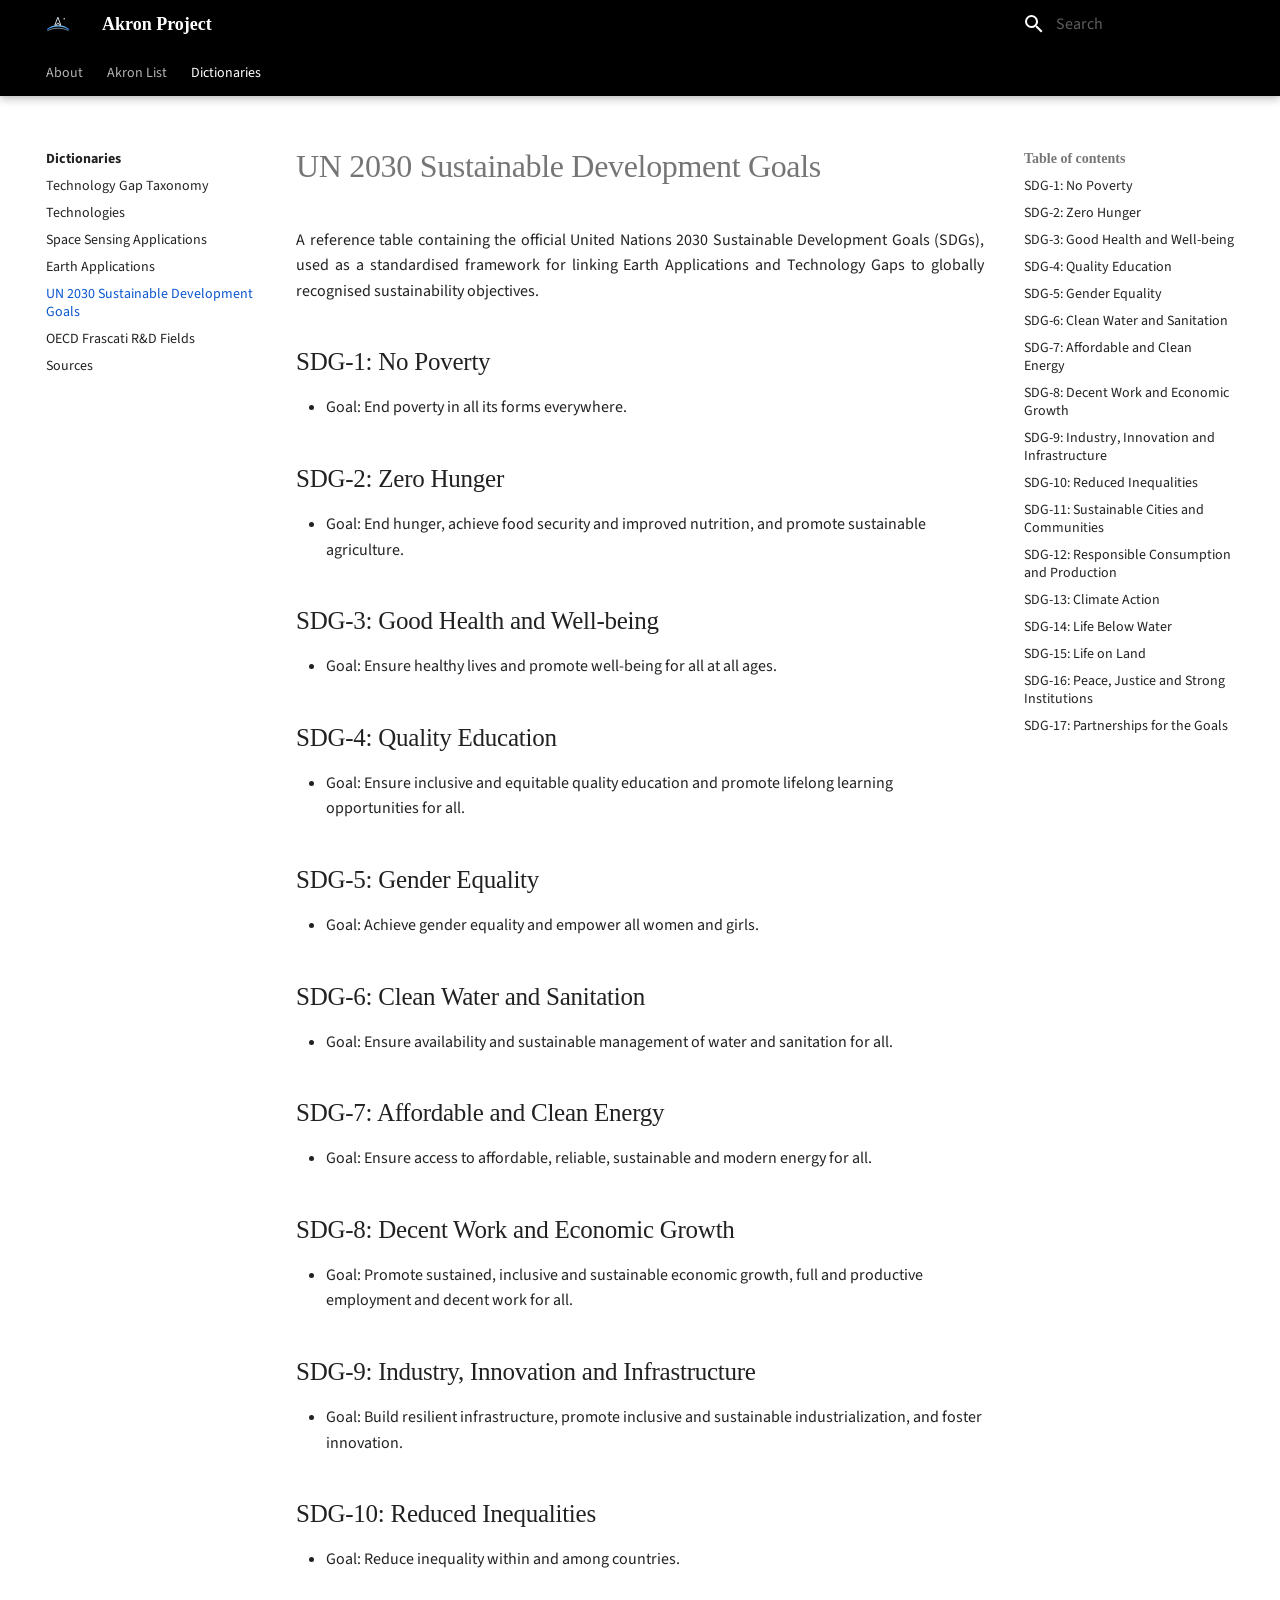
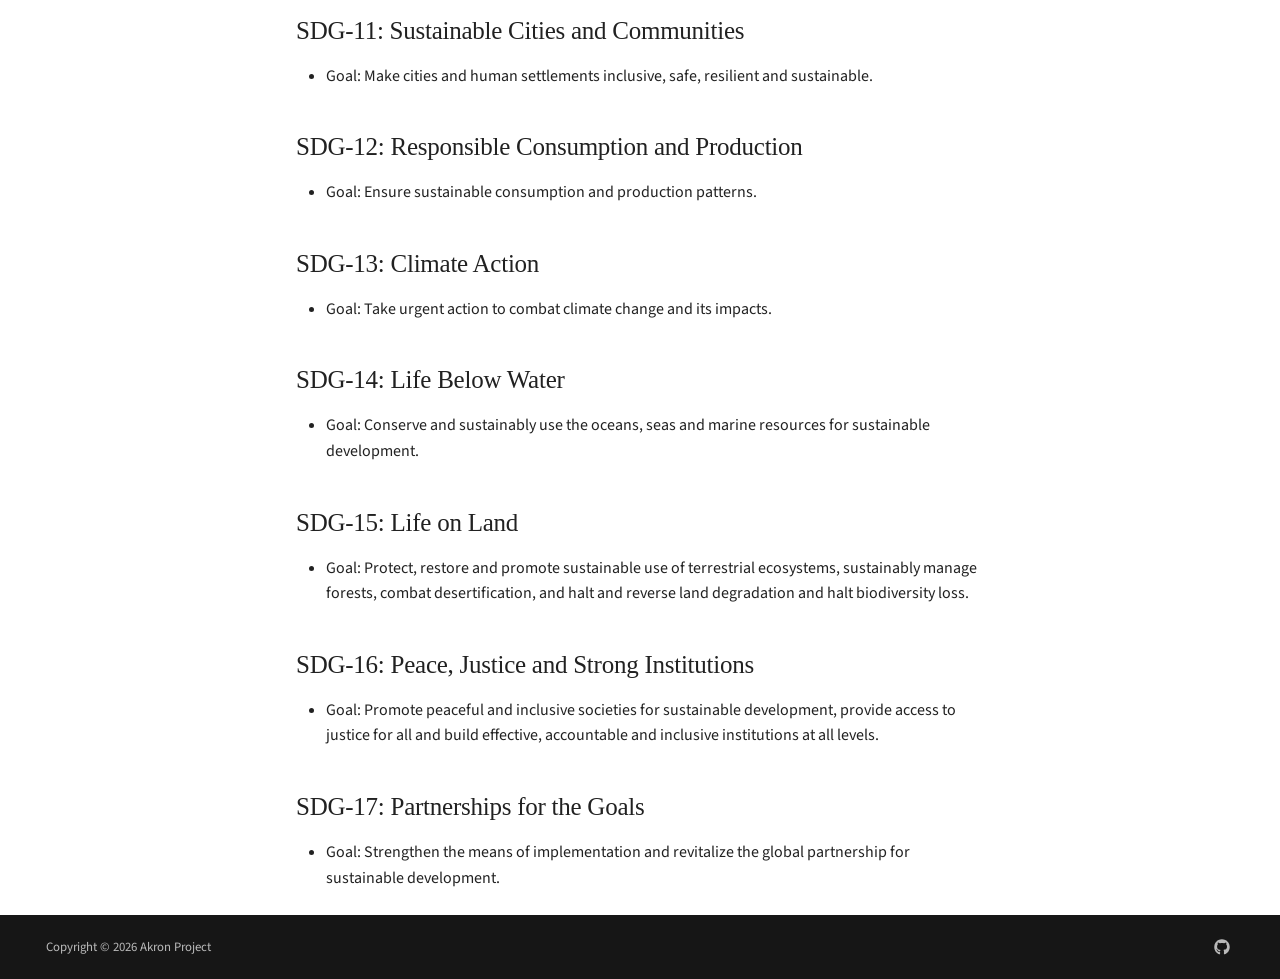
<file: dictionaries/un-2030-sdgs/index.html>
<!doctype html>
<html lang="en" class="no-js">
  <head>
    
      <meta charset="utf-8">
      <meta name="viewport" content="width=device-width,initial-scale=1">
      
        <meta name="description" content="A curated list of technology gaps, highlighting their impact  on both space sensing and global challenges on Earth. ">
      
      
        <meta name="author" content="Valentin Grigoryevsky">
      
      
        <link rel="canonical" href="https://akronproject.com/dictionaries/un-2030-sdgs/">
      
      
        <link rel="prev" href="../earth-applications/">
      
      
        <link rel="next" href="../oecd-frascati-rnd-fields/">
      
      
        
      
      
      <link rel="icon" href="../../assets/images/favicon.svg">
      <meta name="generator" content="mkdocs-1.6.1, mkdocs-material-9.7.4">
    
    
      
        <title>UN 2030 Sustainable Development Goals - Akron Project</title>
      
    
    
      <link rel="stylesheet" href="../../assets/stylesheets/main.484c7ddc.min.css">
      
        
        <link rel="stylesheet" href="../../assets/stylesheets/palette.ab4e12ef.min.css">
      
      


    
    
      
    
    
      
        
        
        <link rel="preconnect" href="https://fonts.gstatic.com" crossorigin>
        <link rel="stylesheet" href="https://fonts.googleapis.com/css?family=Source+Sans+3:300,300i,400,400i,700,700i%7CJetBrains+Mono:400,400i,700,700i&display=fallback">
        <style>:root{--md-text-font:"Source Sans 3";--md-code-font:"JetBrains Mono"}</style>
      
    
    
      <link rel="stylesheet" href="../../assets/stylesheets/extra.css">
    
    <script>__md_scope=new URL("../..",location),__md_hash=e=>[...e].reduce(((e,_)=>(e<<5)-e+_.charCodeAt(0)),0),__md_get=(e,_=localStorage,t=__md_scope)=>JSON.parse(_.getItem(t.pathname+"."+e)),__md_set=(e,_,t=localStorage,a=__md_scope)=>{try{t.setItem(a.pathname+"."+e,JSON.stringify(_))}catch(e){}}</script>
    
      
  


  
  

<script id="__analytics">function __md_analytics(){function e(){dataLayer.push(arguments)}window.dataLayer=window.dataLayer||[],e("js",new Date),e("config","G-PGQY4RT7B1"),document.addEventListener("DOMContentLoaded",(function(){document.forms.search&&document.forms.search.query.addEventListener("blur",(function(){this.value&&e("event","search",{search_term:this.value})}));document$.subscribe((function(){var t=document.forms.feedback;if(void 0!==t)for(var a of t.querySelectorAll("[type=submit]"))a.addEventListener("click",(function(a){a.preventDefault();var n=document.location.pathname,d=this.getAttribute("data-md-value");e("event","feedback",{page:n,data:d}),t.firstElementChild.disabled=!0;var r=t.querySelector(".md-feedback__note [data-md-value='"+d+"']");r&&(r.hidden=!1)})),t.hidden=!1})),location$.subscribe((function(t){e("config","G-PGQY4RT7B1",{page_path:t.pathname})}))}));var t=document.createElement("script");t.async=!0,t.src="https://www.googletagmanager.com/gtag/js?id=G-PGQY4RT7B1",document.getElementById("__analytics").insertAdjacentElement("afterEnd",t)}</script>
  
    <script>"undefined"!=typeof __md_analytics&&__md_analytics()</script>
  

    
    
  
  <meta name="robots" content="index, follow, max-snippet:-1, max-image-preview:large, max-video-preview:-1">
  <meta name="googlebot" content="index, follow">

  
  
  
  <meta name="description" content="A curated list of technology gaps, highlighting their impact  on both space sensing and global challenges on Earth. ">
  <link rel="canonical" href="https://akronproject.com/dictionaries/un-2030-sdgs/">

  <meta property="og:type" content="website">
  <meta property="og:site_name" content="Akron Project">
  <meta property="og:title" content="UN 2030 Sustainable Development Goals - Akron Project">
  <meta property="og:description" content="A curated list of technology gaps, highlighting their impact  on both space sensing and global challenges on Earth. ">
  <meta property="og:url" content="https://akronproject.com/dictionaries/un-2030-sdgs/">
  <meta property="og:image" content="https://akronproject.com/assets/images/logo.svg">

  <meta name="twitter:card" content="summary_large_image">
  <meta name="twitter:title" content="UN 2030 Sustainable Development Goals - Akron Project">
  <meta name="twitter:description" content="A curated list of technology gaps, highlighting their impact  on both space sensing and global challenges on Earth. ">
  <meta name="twitter:image" content="https://akronproject.com/assets/images/logo.svg">

  
  <script type="application/ld+json">{"@context": "https://schema.org", "@type": "WebSite", "description": "A curated list of technology gaps, highlighting their impact  on both space sensing and global challenges on Earth. ", "name": "Akron Project", "publisher": {"@type": "Organization", "logo": {"@type": "ImageObject", "url": "https://akronproject.com/assets/images/logo.svg"}, "name": "Akron Project", "url": "https://akronproject.com"}, "url": "https://akronproject.com/"}</script>

  
<meta property="og:type" content="website" />
<meta property="og:title" content="UN 2030 Sustainable Development Goals - Akron Project" />
<meta property="og:description" content="A curated list of technology gaps, highlighting their impact  on both space sensing and global challenges on Earth. " />
<meta property="og:image" content="https://akronproject.com/assets/images/social/dictionaries/un-2030-sdgs/index.png" />
<meta property="og:image:type" content="image/png" />
<meta property="og:image:width" content="1200" />
<meta property="og:image:height" content="630" />
<meta property="og:url" content="https://akronproject.com/dictionaries/un-2030-sdgs/" />
<meta property="twitter:card" content="summary_large_image" />
<meta property="twitter:title" content="UN 2030 Sustainable Development Goals - Akron Project" />
<meta property="twitter:description" content="A curated list of technology gaps, highlighting their impact  on both space sensing and global challenges on Earth. " />
<meta property="twitter:image" content="https://akronproject.com/assets/images/social/dictionaries/un-2030-sdgs/index.png" />
</head>
  
  
    
    
    
    
    
    <body dir="ltr" data-md-color-scheme="default" data-md-color-primary="indigo" data-md-color-accent="indigo">
  
    
    <input class="md-toggle" data-md-toggle="drawer" type="checkbox" id="__drawer" autocomplete="off">
    <input class="md-toggle" data-md-toggle="search" type="checkbox" id="__search" autocomplete="off">
    <label class="md-overlay" for="__drawer"></label>
    <div data-md-component="skip">
      
        
        <a href="#un-2030-sustainable-development-goals" class="md-skip">
          Skip to content
        </a>
      
    </div>
    <div data-md-component="announce">
      
    </div>
    
    
      

  

<header class="md-header md-header--shadow md-header--lifted" data-md-component="header">
  <nav class="md-header__inner md-grid" aria-label="Header">
    <a href="../.." title="Akron Project" class="md-header__button md-logo" aria-label="Akron Project" data-md-component="logo">
      
  <img src="../../assets/images/logo.svg" alt="logo">

    </a>
    <label class="md-header__button md-icon" for="__drawer">
      
      <svg xmlns="http://www.w3.org/2000/svg" viewBox="0 0 24 24"><path d="M3 6h18v2H3zm0 5h18v2H3zm0 5h18v2H3z"/></svg>
    </label>
    <div class="md-header__title" data-md-component="header-title">
      <div class="md-header__ellipsis">
        <div class="md-header__topic">
          <span class="md-ellipsis">
            Akron Project
          </span>
        </div>
        <div class="md-header__topic" data-md-component="header-topic">
          <span class="md-ellipsis">
            
              UN 2030 Sustainable Development Goals
            
          </span>
        </div>
      </div>
    </div>
    
      
    
    
    
    
      
      
        <label class="md-header__button md-icon" for="__search">
          
          <svg xmlns="http://www.w3.org/2000/svg" viewBox="0 0 24 24"><path d="M9.5 3A6.5 6.5 0 0 1 16 9.5c0 1.61-.59 3.09-1.56 4.23l.27.27h.79l5 5-1.5 1.5-5-5v-.79l-.27-.27A6.52 6.52 0 0 1 9.5 16 6.5 6.5 0 0 1 3 9.5 6.5 6.5 0 0 1 9.5 3m0 2C7 5 5 7 5 9.5S7 14 9.5 14 14 12 14 9.5 12 5 9.5 5"/></svg>
        </label>
        <div class="md-search" data-md-component="search" role="dialog">
  <label class="md-search__overlay" for="__search"></label>
  <div class="md-search__inner" role="search">
    <form class="md-search__form" name="search">
      <input type="text" class="md-search__input" name="query" aria-label="Search" placeholder="Search" autocapitalize="off" autocorrect="off" autocomplete="off" spellcheck="false" data-md-component="search-query" required>
      <label class="md-search__icon md-icon" for="__search">
        
        <svg xmlns="http://www.w3.org/2000/svg" viewBox="0 0 24 24"><path d="M9.5 3A6.5 6.5 0 0 1 16 9.5c0 1.61-.59 3.09-1.56 4.23l.27.27h.79l5 5-1.5 1.5-5-5v-.79l-.27-.27A6.52 6.52 0 0 1 9.5 16 6.5 6.5 0 0 1 3 9.5 6.5 6.5 0 0 1 9.5 3m0 2C7 5 5 7 5 9.5S7 14 9.5 14 14 12 14 9.5 12 5 9.5 5"/></svg>
        
        <svg xmlns="http://www.w3.org/2000/svg" viewBox="0 0 24 24"><path d="M20 11v2H8l5.5 5.5-1.42 1.42L4.16 12l7.92-7.92L13.5 5.5 8 11z"/></svg>
      </label>
      <nav class="md-search__options" aria-label="Search">
        
          <a href="javascript:void(0)" class="md-search__icon md-icon" title="Share" aria-label="Share" data-clipboard data-clipboard-text="" data-md-component="search-share" tabindex="-1">
            
            <svg xmlns="http://www.w3.org/2000/svg" viewBox="0 0 24 24"><path d="M18 16.08c-.76 0-1.44.3-1.96.77L8.91 12.7c.05-.23.09-.46.09-.7s-.04-.47-.09-.7l7.05-4.11c.54.5 1.25.81 2.04.81a3 3 0 0 0 3-3 3 3 0 0 0-3-3 3 3 0 0 0-3 3c0 .24.04.47.09.7L8.04 9.81C7.5 9.31 6.79 9 6 9a3 3 0 0 0-3 3 3 3 0 0 0 3 3c.79 0 1.5-.31 2.04-.81l7.12 4.15c-.05.21-.08.43-.08.66 0 1.61 1.31 2.91 2.92 2.91s2.92-1.3 2.92-2.91A2.92 2.92 0 0 0 18 16.08"/></svg>
          </a>
        
        <button type="reset" class="md-search__icon md-icon" title="Clear" aria-label="Clear" tabindex="-1">
          
          <svg xmlns="http://www.w3.org/2000/svg" viewBox="0 0 24 24"><path d="M19 6.41 17.59 5 12 10.59 6.41 5 5 6.41 10.59 12 5 17.59 6.41 19 12 13.41 17.59 19 19 17.59 13.41 12z"/></svg>
        </button>
      </nav>
      
        <div class="md-search__suggest" data-md-component="search-suggest"></div>
      
    </form>
    <div class="md-search__output">
      <div class="md-search__scrollwrap" tabindex="0" data-md-scrollfix>
        <div class="md-search-result" data-md-component="search-result">
          <div class="md-search-result__meta">
            Initializing search
          </div>
          <ol class="md-search-result__list" role="presentation"></ol>
        </div>
      </div>
    </div>
  </div>
</div>
      
    
    
  </nav>
  
    
      
<nav class="md-tabs" aria-label="Tabs" data-md-component="tabs">
  <div class="md-grid">
    <ul class="md-tabs__list">
      
        
  
  
  
  
    
    
      <li class="md-tabs__item">
        <a href="../.." class="md-tabs__link">
          
  
  
    
  
  About

        </a>
      </li>
    
  

      
        
  
  
  
  
    
    
      <li class="md-tabs__item">
        <a href="../../akron-list/" class="md-tabs__link">
          
  
  
    
  
  Akron List

        </a>
      </li>
    
  

      
        
  
  
  
    
  
  
    
    
      <li class="md-tabs__item md-tabs__item--active">
        <a href="../" class="md-tabs__link">
          
  
  
    
  
  Dictionaries

        </a>
      </li>
    
  

      
    </ul>
  </div>
</nav>
    
  
</header>
    
    <div class="md-container" data-md-component="container">
      
      
        
      
      <main class="md-main" data-md-component="main">
        <div class="md-main__inner md-grid">
          
            
              
              <div class="md-sidebar md-sidebar--primary" data-md-component="sidebar" data-md-type="navigation" >
                <div class="md-sidebar__scrollwrap">
                  <div class="md-sidebar__inner">
                    


  


<nav class="md-nav md-nav--primary md-nav--lifted" aria-label="Navigation" data-md-level="0">
  <label class="md-nav__title" for="__drawer">
    <a href="../.." title="Akron Project" class="md-nav__button md-logo" aria-label="Akron Project" data-md-component="logo">
      
  <img src="../../assets/images/logo.svg" alt="logo">

    </a>
    Akron Project
  </label>
  
  <ul class="md-nav__list" data-md-scrollfix>
    
      
      
  
  
  
  
    
    
      
        
          
        
      
    
    
    
      
      
        
      
    
    
    <li class="md-nav__item md-nav__item--nested">
      
        
        
        <input class="md-nav__toggle md-toggle " type="checkbox" id="__nav_1" >
        
          
          <div class="md-nav__link md-nav__container">
            <a href="../.." class="md-nav__link ">
              
  
  
  <span class="md-ellipsis">
    
  
    About
  

    
  </span>
  
  

            </a>
            
          </div>
        
        <nav class="md-nav" data-md-level="1" aria-labelledby="__nav_1_label" aria-expanded="false">
          <label class="md-nav__title" for="__nav_1">
            <span class="md-nav__icon md-icon"></span>
            
  
    About
  

          </label>
          <ul class="md-nav__list" data-md-scrollfix>
            
              
            
          </ul>
        </nav>
      
    </li>
  

    
      
      
  
  
  
  
    
    
      
        
          
        
      
    
    
    
      
      
        
      
    
    
    <li class="md-nav__item md-nav__item--nested">
      
        
        
        <input class="md-nav__toggle md-toggle " type="checkbox" id="__nav_2" >
        
          
          <div class="md-nav__link md-nav__container">
            <a href="../../akron-list/" class="md-nav__link ">
              
  
  
  <span class="md-ellipsis">
    
  
    Akron List
  

    
  </span>
  
  

            </a>
            
          </div>
        
        <nav class="md-nav" data-md-level="1" aria-labelledby="__nav_2_label" aria-expanded="false">
          <label class="md-nav__title" for="__nav_2">
            <span class="md-nav__icon md-icon"></span>
            
  
    Akron List
  

          </label>
          <ul class="md-nav__list" data-md-scrollfix>
            
              
            
          </ul>
        </nav>
      
    </li>
  

    
      
      
  
  
    
  
  
  
    
    
      
        
          
        
      
        
      
        
      
        
      
        
      
        
      
        
      
        
      
    
    
    
      
        
        
      
      
        
      
    
    
    <li class="md-nav__item md-nav__item--active md-nav__item--section md-nav__item--nested">
      
        
        
        <input class="md-nav__toggle md-toggle " type="checkbox" id="__nav_3" checked>
        
          
          <div class="md-nav__link md-nav__container">
            <a href="../" class="md-nav__link ">
              
  
  
  <span class="md-ellipsis">
    
  
    Dictionaries
  

    
  </span>
  
  

            </a>
            
              
              <label class="md-nav__link " for="__nav_3" id="__nav_3_label" tabindex="">
                <span class="md-nav__icon md-icon"></span>
              </label>
            
          </div>
        
        <nav class="md-nav" data-md-level="1" aria-labelledby="__nav_3_label" aria-expanded="true">
          <label class="md-nav__title" for="__nav_3">
            <span class="md-nav__icon md-icon"></span>
            
  
    Dictionaries
  

          </label>
          <ul class="md-nav__list" data-md-scrollfix>
            
              
            
              
                
  
  
  
  
    <li class="md-nav__item">
      <a href="../technology-gap-taxonomy/" class="md-nav__link">
        
  
  
  <span class="md-ellipsis">
    
  
    Technology Gap Taxonomy
  

    
  </span>
  
  

      </a>
    </li>
  

              
            
              
                
  
  
  
  
    <li class="md-nav__item">
      <a href="../technologies/" class="md-nav__link">
        
  
  
  <span class="md-ellipsis">
    
  
    Technologies
  

    
  </span>
  
  

      </a>
    </li>
  

              
            
              
                
  
  
  
  
    <li class="md-nav__item">
      <a href="../space-sensing-applications/" class="md-nav__link">
        
  
  
  <span class="md-ellipsis">
    
  
    Space Sensing Applications
  

    
  </span>
  
  

      </a>
    </li>
  

              
            
              
                
  
  
  
  
    <li class="md-nav__item">
      <a href="../earth-applications/" class="md-nav__link">
        
  
  
  <span class="md-ellipsis">
    
  
    Earth Applications
  

    
  </span>
  
  

      </a>
    </li>
  

              
            
              
                
  
  
    
  
  
  
    <li class="md-nav__item md-nav__item--active">
      
      <input class="md-nav__toggle md-toggle" type="checkbox" id="__toc">
      
      
        
      
      
        <label class="md-nav__link md-nav__link--active" for="__toc">
          
  
  
  <span class="md-ellipsis">
    
  
    UN 2030 Sustainable Development Goals
  

    
  </span>
  
  

          <span class="md-nav__icon md-icon"></span>
        </label>
      
      <a href="./" class="md-nav__link md-nav__link--active">
        
  
  
  <span class="md-ellipsis">
    
  
    UN 2030 Sustainable Development Goals
  

    
  </span>
  
  

      </a>
      
        

<nav class="md-nav md-nav--secondary" aria-label="Table of contents">
  
  
  
    
  
  
    <label class="md-nav__title" for="__toc">
      <span class="md-nav__icon md-icon"></span>
      Table of contents
    </label>
    <ul class="md-nav__list" data-md-component="toc" data-md-scrollfix>
      
        <li class="md-nav__item">
  <a href="#sdg-1" class="md-nav__link">
    <span class="md-ellipsis">
      
        SDG-1: No Poverty
      
    </span>
  </a>
  
</li>
      
        <li class="md-nav__item">
  <a href="#sdg-2" class="md-nav__link">
    <span class="md-ellipsis">
      
        SDG-2: Zero Hunger
      
    </span>
  </a>
  
</li>
      
        <li class="md-nav__item">
  <a href="#sdg-3" class="md-nav__link">
    <span class="md-ellipsis">
      
        SDG-3: Good Health and Well-being
      
    </span>
  </a>
  
</li>
      
        <li class="md-nav__item">
  <a href="#sdg-4" class="md-nav__link">
    <span class="md-ellipsis">
      
        SDG-4: Quality Education
      
    </span>
  </a>
  
</li>
      
        <li class="md-nav__item">
  <a href="#sdg-5" class="md-nav__link">
    <span class="md-ellipsis">
      
        SDG-5: Gender Equality
      
    </span>
  </a>
  
</li>
      
        <li class="md-nav__item">
  <a href="#sdg-6" class="md-nav__link">
    <span class="md-ellipsis">
      
        SDG-6: Clean Water and Sanitation
      
    </span>
  </a>
  
</li>
      
        <li class="md-nav__item">
  <a href="#sdg-7" class="md-nav__link">
    <span class="md-ellipsis">
      
        SDG-7: Affordable and Clean Energy
      
    </span>
  </a>
  
</li>
      
        <li class="md-nav__item">
  <a href="#sdg-8" class="md-nav__link">
    <span class="md-ellipsis">
      
        SDG-8: Decent Work and Economic Growth
      
    </span>
  </a>
  
</li>
      
        <li class="md-nav__item">
  <a href="#sdg-9" class="md-nav__link">
    <span class="md-ellipsis">
      
        SDG-9: Industry, Innovation and Infrastructure
      
    </span>
  </a>
  
</li>
      
        <li class="md-nav__item">
  <a href="#sdg-10" class="md-nav__link">
    <span class="md-ellipsis">
      
        SDG-10: Reduced Inequalities
      
    </span>
  </a>
  
</li>
      
        <li class="md-nav__item">
  <a href="#sdg-11" class="md-nav__link">
    <span class="md-ellipsis">
      
        SDG-11: Sustainable Cities and Communities
      
    </span>
  </a>
  
</li>
      
        <li class="md-nav__item">
  <a href="#sdg-12" class="md-nav__link">
    <span class="md-ellipsis">
      
        SDG-12: Responsible Consumption and Production
      
    </span>
  </a>
  
</li>
      
        <li class="md-nav__item">
  <a href="#sdg-13" class="md-nav__link">
    <span class="md-ellipsis">
      
        SDG-13: Climate Action
      
    </span>
  </a>
  
</li>
      
        <li class="md-nav__item">
  <a href="#sdg-14" class="md-nav__link">
    <span class="md-ellipsis">
      
        SDG-14: Life Below Water
      
    </span>
  </a>
  
</li>
      
        <li class="md-nav__item">
  <a href="#sdg-15" class="md-nav__link">
    <span class="md-ellipsis">
      
        SDG-15: Life on Land
      
    </span>
  </a>
  
</li>
      
        <li class="md-nav__item">
  <a href="#sdg-16" class="md-nav__link">
    <span class="md-ellipsis">
      
        SDG-16: Peace, Justice and Strong Institutions
      
    </span>
  </a>
  
</li>
      
        <li class="md-nav__item">
  <a href="#sdg-17" class="md-nav__link">
    <span class="md-ellipsis">
      
        SDG-17: Partnerships for the Goals
      
    </span>
  </a>
  
</li>
      
    </ul>
  
</nav>
      
    </li>
  

              
            
              
                
  
  
  
  
    <li class="md-nav__item">
      <a href="../oecd-frascati-rnd-fields/" class="md-nav__link">
        
  
  
  <span class="md-ellipsis">
    
  
    OECD Frascati R&D Fields
  

    
  </span>
  
  

      </a>
    </li>
  

              
            
              
                
  
  
  
  
    <li class="md-nav__item">
      <a href="../sources/" class="md-nav__link">
        
  
  
  <span class="md-ellipsis">
    
  
    Sources
  

    
  </span>
  
  

      </a>
    </li>
  

              
            
          </ul>
        </nav>
      
    </li>
  

    
  </ul>
</nav>
                  </div>
                </div>
              </div>
            
            
              
              <div class="md-sidebar md-sidebar--secondary" data-md-component="sidebar" data-md-type="toc" >
                <div class="md-sidebar__scrollwrap">
                  <div class="md-sidebar__inner">
                    

<nav class="md-nav md-nav--secondary" aria-label="Table of contents">
  
  
  
    
  
  
    <label class="md-nav__title" for="__toc">
      <span class="md-nav__icon md-icon"></span>
      Table of contents
    </label>
    <ul class="md-nav__list" data-md-component="toc" data-md-scrollfix>
      
        <li class="md-nav__item">
  <a href="#sdg-1" class="md-nav__link">
    <span class="md-ellipsis">
      
        SDG-1: No Poverty
      
    </span>
  </a>
  
</li>
      
        <li class="md-nav__item">
  <a href="#sdg-2" class="md-nav__link">
    <span class="md-ellipsis">
      
        SDG-2: Zero Hunger
      
    </span>
  </a>
  
</li>
      
        <li class="md-nav__item">
  <a href="#sdg-3" class="md-nav__link">
    <span class="md-ellipsis">
      
        SDG-3: Good Health and Well-being
      
    </span>
  </a>
  
</li>
      
        <li class="md-nav__item">
  <a href="#sdg-4" class="md-nav__link">
    <span class="md-ellipsis">
      
        SDG-4: Quality Education
      
    </span>
  </a>
  
</li>
      
        <li class="md-nav__item">
  <a href="#sdg-5" class="md-nav__link">
    <span class="md-ellipsis">
      
        SDG-5: Gender Equality
      
    </span>
  </a>
  
</li>
      
        <li class="md-nav__item">
  <a href="#sdg-6" class="md-nav__link">
    <span class="md-ellipsis">
      
        SDG-6: Clean Water and Sanitation
      
    </span>
  </a>
  
</li>
      
        <li class="md-nav__item">
  <a href="#sdg-7" class="md-nav__link">
    <span class="md-ellipsis">
      
        SDG-7: Affordable and Clean Energy
      
    </span>
  </a>
  
</li>
      
        <li class="md-nav__item">
  <a href="#sdg-8" class="md-nav__link">
    <span class="md-ellipsis">
      
        SDG-8: Decent Work and Economic Growth
      
    </span>
  </a>
  
</li>
      
        <li class="md-nav__item">
  <a href="#sdg-9" class="md-nav__link">
    <span class="md-ellipsis">
      
        SDG-9: Industry, Innovation and Infrastructure
      
    </span>
  </a>
  
</li>
      
        <li class="md-nav__item">
  <a href="#sdg-10" class="md-nav__link">
    <span class="md-ellipsis">
      
        SDG-10: Reduced Inequalities
      
    </span>
  </a>
  
</li>
      
        <li class="md-nav__item">
  <a href="#sdg-11" class="md-nav__link">
    <span class="md-ellipsis">
      
        SDG-11: Sustainable Cities and Communities
      
    </span>
  </a>
  
</li>
      
        <li class="md-nav__item">
  <a href="#sdg-12" class="md-nav__link">
    <span class="md-ellipsis">
      
        SDG-12: Responsible Consumption and Production
      
    </span>
  </a>
  
</li>
      
        <li class="md-nav__item">
  <a href="#sdg-13" class="md-nav__link">
    <span class="md-ellipsis">
      
        SDG-13: Climate Action
      
    </span>
  </a>
  
</li>
      
        <li class="md-nav__item">
  <a href="#sdg-14" class="md-nav__link">
    <span class="md-ellipsis">
      
        SDG-14: Life Below Water
      
    </span>
  </a>
  
</li>
      
        <li class="md-nav__item">
  <a href="#sdg-15" class="md-nav__link">
    <span class="md-ellipsis">
      
        SDG-15: Life on Land
      
    </span>
  </a>
  
</li>
      
        <li class="md-nav__item">
  <a href="#sdg-16" class="md-nav__link">
    <span class="md-ellipsis">
      
        SDG-16: Peace, Justice and Strong Institutions
      
    </span>
  </a>
  
</li>
      
        <li class="md-nav__item">
  <a href="#sdg-17" class="md-nav__link">
    <span class="md-ellipsis">
      
        SDG-17: Partnerships for the Goals
      
    </span>
  </a>
  
</li>
      
    </ul>
  
</nav>
                  </div>
                </div>
              </div>
            
          
          
            <div class="md-content" data-md-component="content">
              
              <article class="md-content__inner md-typeset">
                
                  



<h1 id="un-2030-sustainable-development-goals">UN 2030 Sustainable Development Goals<a class="headerlink" href="#un-2030-sustainable-development-goals" title="Permanent link">&para;</a></h1>
<p>A reference table containing the official United Nations 2030 Sustainable Development Goals (SDGs), used as a standardised framework for linking Earth Applications and Technology Gaps to globally recognised sustainability objectives.</p>
<h2 id="sdg-1">SDG-1: No Poverty<a class="headerlink" href="#sdg-1" title="Permanent link">&para;</a></h2>
<ul>
<li>Goal: End poverty in all its forms everywhere.</li>
</ul>
<h2 id="sdg-2">SDG-2: Zero Hunger<a class="headerlink" href="#sdg-2" title="Permanent link">&para;</a></h2>
<ul>
<li>Goal: End hunger, achieve food security and improved nutrition, and promote sustainable agriculture.</li>
</ul>
<h2 id="sdg-3">SDG-3: Good Health and Well-being<a class="headerlink" href="#sdg-3" title="Permanent link">&para;</a></h2>
<ul>
<li>Goal: Ensure healthy lives and promote well-being for all at all ages.</li>
</ul>
<h2 id="sdg-4">SDG-4: Quality Education<a class="headerlink" href="#sdg-4" title="Permanent link">&para;</a></h2>
<ul>
<li>Goal: Ensure inclusive and equitable quality education and promote lifelong learning opportunities for all.</li>
</ul>
<h2 id="sdg-5">SDG-5: Gender Equality<a class="headerlink" href="#sdg-5" title="Permanent link">&para;</a></h2>
<ul>
<li>Goal: Achieve gender equality and empower all women and girls.</li>
</ul>
<h2 id="sdg-6">SDG-6: Clean Water and Sanitation<a class="headerlink" href="#sdg-6" title="Permanent link">&para;</a></h2>
<ul>
<li>Goal: Ensure availability and sustainable management of water and sanitation for all.</li>
</ul>
<h2 id="sdg-7">SDG-7: Affordable and Clean Energy<a class="headerlink" href="#sdg-7" title="Permanent link">&para;</a></h2>
<ul>
<li>Goal: Ensure access to affordable, reliable, sustainable and modern energy for all.</li>
</ul>
<h2 id="sdg-8">SDG-8: Decent Work and Economic Growth<a class="headerlink" href="#sdg-8" title="Permanent link">&para;</a></h2>
<ul>
<li>Goal: Promote sustained, inclusive and sustainable economic growth, full and productive employment and decent work for all.</li>
</ul>
<h2 id="sdg-9">SDG-9: Industry, Innovation and Infrastructure<a class="headerlink" href="#sdg-9" title="Permanent link">&para;</a></h2>
<ul>
<li>Goal: Build resilient infrastructure, promote inclusive and sustainable industrialization, and foster innovation.</li>
</ul>
<h2 id="sdg-10">SDG-10: Reduced Inequalities<a class="headerlink" href="#sdg-10" title="Permanent link">&para;</a></h2>
<ul>
<li>Goal: Reduce inequality within and among countries.</li>
</ul>
<h2 id="sdg-11">SDG-11: Sustainable Cities and Communities<a class="headerlink" href="#sdg-11" title="Permanent link">&para;</a></h2>
<ul>
<li>Goal: Make cities and human settlements inclusive, safe, resilient and sustainable.</li>
</ul>
<h2 id="sdg-12">SDG-12: Responsible Consumption and Production<a class="headerlink" href="#sdg-12" title="Permanent link">&para;</a></h2>
<ul>
<li>Goal: Ensure sustainable consumption and production patterns.</li>
</ul>
<h2 id="sdg-13">SDG-13: Climate Action<a class="headerlink" href="#sdg-13" title="Permanent link">&para;</a></h2>
<ul>
<li>Goal: Take urgent action to combat climate change and its impacts.</li>
</ul>
<h2 id="sdg-14">SDG-14: Life Below Water<a class="headerlink" href="#sdg-14" title="Permanent link">&para;</a></h2>
<ul>
<li>Goal: Conserve and sustainably use the oceans, seas and marine resources for sustainable development.</li>
</ul>
<h2 id="sdg-15">SDG-15: Life on Land<a class="headerlink" href="#sdg-15" title="Permanent link">&para;</a></h2>
<ul>
<li>Goal: Protect, restore and promote sustainable use of terrestrial ecosystems, sustainably manage forests, combat desertification, and halt and reverse land degradation and halt biodiversity loss.</li>
</ul>
<h2 id="sdg-16">SDG-16: Peace, Justice and Strong Institutions<a class="headerlink" href="#sdg-16" title="Permanent link">&para;</a></h2>
<ul>
<li>Goal: Promote peaceful and inclusive societies for sustainable development, provide access to justice for all and build effective, accountable and inclusive institutions at all levels.</li>
</ul>
<h2 id="sdg-17">SDG-17: Partnerships for the Goals<a class="headerlink" href="#sdg-17" title="Permanent link">&para;</a></h2>
<ul>
<li>Goal: Strengthen the means of implementation and revitalize the global partnership for sustainable development.</li>
</ul>









  




                
              </article>
            </div>
          
          
  <script>var tabs=__md_get("__tabs");if(Array.isArray(tabs))e:for(var set of document.querySelectorAll(".tabbed-set")){var labels=set.querySelector(".tabbed-labels");for(var tab of tabs)for(var label of labels.getElementsByTagName("label"))if(label.innerText.trim()===tab){var input=document.getElementById(label.htmlFor);input.checked=!0;continue e}}</script>

<script>var target=document.getElementById(location.hash.slice(1));target&&target.name&&(target.checked=target.name.startsWith("__tabbed_"))</script>
        </div>
        
          <button type="button" class="md-top md-icon" data-md-component="top" hidden>
  
  <svg xmlns="http://www.w3.org/2000/svg" viewBox="0 0 24 24"><path d="M13 20h-2V8l-5.5 5.5-1.42-1.42L12 4.16l7.92 7.92-1.42 1.42L13 8z"/></svg>
  Back to top
</button>
        
      </main>
      
        <footer class="md-footer">
  
  <div class="md-footer-meta md-typeset">
    <div class="md-footer-meta__inner md-grid">
      <div class="md-copyright">
  
    <div class="md-copyright__highlight">
      Copyright &copy; 2026 Akron Project
    </div>
  
  
</div>
      
        
<div class="md-social">
  
    
    
    
    
      
      
    
    <a href="https://github.com/vgrigoryevsky/akronproject" target="_blank" rel="noopener" title="github.com" class="md-social__link">
      <svg xmlns="http://www.w3.org/2000/svg" viewBox="0 0 512 512"><!--! Font Awesome Free 7.1.0 by @fontawesome - https://fontawesome.com License - https://fontawesome.com/license/free (Icons: CC BY 4.0, Fonts: SIL OFL 1.1, Code: MIT License) Copyright 2025 Fonticons, Inc.--><path d="M173.9 397.4c0 2-2.3 3.6-5.2 3.6-3.3.3-5.6-1.3-5.6-3.6 0-2 2.3-3.6 5.2-3.6 3-.3 5.6 1.3 5.6 3.6m-31.1-4.5c-.7 2 1.3 4.3 4.3 4.9 2.6 1 5.6 0 6.2-2s-1.3-4.3-4.3-5.2c-2.6-.7-5.5.3-6.2 2.3m44.2-1.7c-2.9.7-4.9 2.6-4.6 4.9.3 2 2.9 3.3 5.9 2.6 2.9-.7 4.9-2.6 4.6-4.6-.3-1.9-3-3.2-5.9-2.9M252.8 8C114.1 8 8 113.3 8 252c0 110.9 69.8 205.8 169.5 239.2 12.8 2.3 17.3-5.6 17.3-12.1 0-6.2-.3-40.4-.3-61.4 0 0-70 15-84.7-29.8 0 0-11.4-29.1-27.8-36.6 0 0-22.9-15.7 1.6-15.4 0 0 24.9 2 38.6 25.8 21.9 38.6 58.6 27.5 72.9 20.9 2.3-16 8.8-27.1 16-33.7-55.9-6.2-112.3-14.3-112.3-110.5 0-27.5 7.6-41.3 23.6-58.9-2.6-6.5-11.1-33.3 2.6-67.9 20.9-6.5 69 27 69 27 20-5.6 41.5-8.5 62.8-8.5s42.8 2.9 62.8 8.5c0 0 48.1-33.6 69-27 13.7 34.7 5.2 61.4 2.6 67.9 16 17.7 25.8 31.5 25.8 58.9 0 96.5-58.9 104.2-114.8 110.5 9.2 7.9 17 22.9 17 46.4 0 33.7-.3 75.4-.3 83.6 0 6.5 4.6 14.4 17.3 12.1C436.2 457.8 504 362.9 504 252 504 113.3 391.5 8 252.8 8M105.2 352.9c-1.3 1-1 3.3.7 5.2 1.6 1.6 3.9 2.3 5.2 1 1.3-1 1-3.3-.7-5.2-1.6-1.6-3.9-2.3-5.2-1m-10.8-8.1c-.7 1.3.3 2.9 2.3 3.9 1.6 1 3.6.7 4.3-.7.7-1.3-.3-2.9-2.3-3.9-2-.6-3.6-.3-4.3.7m32.4 35.6c-1.6 1.3-1 4.3 1.3 6.2 2.3 2.3 5.2 2.6 6.5 1 1.3-1.3.7-4.3-1.3-6.2-2.2-2.3-5.2-2.6-6.5-1m-11.4-14.7c-1.6 1-1.6 3.6 0 5.9s4.3 3.3 5.6 2.3c1.6-1.3 1.6-3.9 0-6.2-1.4-2.3-4-3.3-5.6-2"/></svg>
    </a>
  
</div>
      
    </div>
  </div>
</footer>
      
    </div>
    <div class="md-dialog" data-md-component="dialog">
      <div class="md-dialog__inner md-typeset"></div>
    </div>
    
    
    
      
      
      <script id="__config" type="application/json">{"annotate": null, "base": "../..", "features": ["announce.dismiss", "content.action.edit", "content.action.view", "content.code.annotate", "content.code.copy", "content.code.select", "content.tabs.link", "content.tooltips", "navigation.indexes", "navigation.sections", "navigation.tabs", "navigation.tabs.sticky", "navigation.top", "navigation.tracking", "search.highlight", "search.share", "search.suggest", "toc.follow"], "search": "../../assets/javascripts/workers/search.2c215733.min.js", "tags": null, "translations": {"clipboard.copied": "Copied to clipboard", "clipboard.copy": "Copy to clipboard", "search.result.more.one": "1 more on this page", "search.result.more.other": "# more on this page", "search.result.none": "No matching documents", "search.result.one": "1 matching document", "search.result.other": "# matching documents", "search.result.placeholder": "Type to start searching", "search.result.term.missing": "Missing", "select.version": "Select version"}, "version": null}</script>
    
    
      <script src="../../assets/javascripts/bundle.79ae519e.min.js"></script>
      
    
  </body>
</html>
</file>
<file: assets/stylesheets/extra.css>
:root > * {
    /*--md-primary-fg-color: #153B59;*/
    /*--md-primary-fg-color: var(--md-footer-bg-color);*/
    --md-primary-fg-color: #000000;
    /*--md-primary-fg-color--light: #ECB7B7;*/
    /*--md-primary-fg-color--dark: #90030C;*/
    --md-typeset-a-color: #0b57d0;
}

.md-typeset h1,
.md-typeset h2,
.md-typeset h3,
.md-typeset h4,
.md-typeset h5,
.md-typeset h6,
.md-header__title,
.md-nav__title {
    font-family: "Merriweather", Georgia, serif;
}

p {
    text-align: justify;
}

.two-columns {
    display: flex;
    justify-content: space-between;
}

.column {
    flex: 1;
    margin: 0 10px;
}

.md-typeset a.inline-link {
    color: var(--md-typeset-a-color);
    text-decoration: underline;
    font-weight: 400;
    padding: 0;
    border: 0;
    background: none;
}

.md-typeset a {
    color: var(--md-typeset-a-color);
    text-decoration: underline;
}

.md-typeset a:hover,
.md-typeset a:focus {
    color: #0842a0;
}
</file>
<file: assets/stylesheets/main.484c7ddc.min.css>
@charset "UTF-8";html{-webkit-text-size-adjust:none;-moz-text-size-adjust:none;text-size-adjust:none;box-sizing:border-box}*,:after,:before{box-sizing:inherit}@media (prefers-reduced-motion){*,:after,:before{transition:none!important}}body{margin:0}a,button,input,label{-webkit-tap-highlight-color:transparent}a{color:inherit;text-decoration:none}hr{border:0;box-sizing:initial;display:block;height:.05rem;overflow:visible;padding:0}small{font-size:80%}sub,sup{line-height:1em}img{border-style:none}table{border-collapse:initial;border-spacing:0}td,th{font-weight:400;vertical-align:top}button{background:#0000;border:0;font-family:inherit;font-size:inherit;margin:0;padding:0}input{border:0;outline:none}:root{--md-primary-fg-color:#4051b5;--md-primary-fg-color--light:#5d6cc0;--md-primary-fg-color--dark:#303fa1;--md-primary-bg-color:#fff;--md-primary-bg-color--light:#ffffffb3;--md-accent-fg-color:#526cfe;--md-accent-fg-color--transparent:#526cfe1a;--md-accent-bg-color:#fff;--md-accent-bg-color--light:#ffffffb3}[data-md-color-scheme=default]{color-scheme:light}[data-md-color-scheme=default] img[src$="#gh-dark-mode-only"],[data-md-color-scheme=default] img[src$="#only-dark"]{display:none}:root,[data-md-color-scheme=default]{--md-hue:225deg;--md-default-fg-color:#000000de;--md-default-fg-color--light:#0000008a;--md-default-fg-color--lighter:#00000052;--md-default-fg-color--lightest:#00000012;--md-default-bg-color:#fff;--md-default-bg-color--light:#ffffffb3;--md-default-bg-color--lighter:#ffffff4d;--md-default-bg-color--lightest:#ffffff1f;--md-code-fg-color:#36464e;--md-code-bg-color:#f5f5f5;--md-code-bg-color--light:#f5f5f5b3;--md-code-bg-color--lighter:#f5f5f54d;--md-code-hl-color:#4287ff;--md-code-hl-color--light:#4287ff1a;--md-code-hl-number-color:#d52a2a;--md-code-hl-special-color:#db1457;--md-code-hl-function-color:#a846b9;--md-code-hl-constant-color:#6e59d9;--md-code-hl-keyword-color:#3f6ec6;--md-code-hl-string-color:#1c7d4d;--md-code-hl-name-color:var(--md-code-fg-color);--md-code-hl-operator-color:var(--md-default-fg-color--light);--md-code-hl-punctuation-color:var(--md-default-fg-color--light);--md-code-hl-comment-color:var(--md-default-fg-color--light);--md-code-hl-generic-color:var(--md-default-fg-color--light);--md-code-hl-variable-color:var(--md-default-fg-color--light);--md-typeset-color:var(--md-default-fg-color);--md-typeset-a-color:var(--md-primary-fg-color);--md-typeset-del-color:#f5503d26;--md-typeset-ins-color:#0bd57026;--md-typeset-kbd-color:#fafafa;--md-typeset-kbd-accent-color:#fff;--md-typeset-kbd-border-color:#b8b8b8;--md-typeset-mark-color:#ffff0080;--md-typeset-table-color:#0000001f;--md-typeset-table-color--light:rgba(0,0,0,.035);--md-admonition-fg-color:var(--md-default-fg-color);--md-admonition-bg-color:var(--md-default-bg-color);--md-warning-fg-color:#000000de;--md-warning-bg-color:#ff9;--md-footer-fg-color:#fff;--md-footer-fg-color--light:#ffffffb3;--md-footer-fg-color--lighter:#ffffff73;--md-footer-bg-color:#000000de;--md-footer-bg-color--dark:#00000052;--md-shadow-z1:0 0.2rem 0.5rem #0000000d,0 0 0.05rem #0000001a;--md-shadow-z2:0 0.2rem 0.5rem #0000001a,0 0 0.05rem #00000040;--md-shadow-z3:0 0.2rem 0.5rem #0003,0 0 0.05rem #00000059}.md-icon svg{fill:currentcolor;display:block;height:1.2rem;width:1.2rem}body{-webkit-font-smoothing:antialiased;-moz-osx-font-smoothing:grayscale;--md-text-font-family:var(--md-text-font,_),-apple-system,BlinkMacSystemFont,Helvetica,Arial,sans-serif;--md-code-font-family:var(--md-code-font,_),SFMono-Regular,Consolas,Menlo,monospace}aside,body,input{font-feature-settings:"kern","liga";color:var(--md-typeset-color);font-family:var(--md-text-font-family)}code,kbd,pre{font-feature-settings:"kern";font-family:var(--md-code-font-family)}:root{--md-typeset-table-sort-icon:url('data:image/svg+xml;charset=utf-8,<svg xmlns="http://www.w3.org/2000/svg" viewBox="0 0 24 24"><path d="m18 21-4-4h3V7h-3l4-4 4 4h-3v10h3M2 19v-2h10v2M2 13v-2h7v2M2 7V5h4v2z"/></svg>');--md-typeset-table-sort-icon--asc:url('data:image/svg+xml;charset=utf-8,<svg xmlns="http://www.w3.org/2000/svg" viewBox="0 0 24 24"><path d="M19 17h3l-4 4-4-4h3V3h2M2 17h10v2H2M6 5v2H2V5m0 6h7v2H2z"/></svg>');--md-typeset-table-sort-icon--desc:url('data:image/svg+xml;charset=utf-8,<svg xmlns="http://www.w3.org/2000/svg" viewBox="0 0 24 24"><path d="M19 7h3l-4-4-4 4h3v14h2M2 17h10v2H2M6 5v2H2V5m0 6h7v2H2z"/></svg>')}.md-typeset{-webkit-print-color-adjust:exact;color-adjust:exact;font-size:.8rem;line-height:1.6;overflow-wrap:break-word}@media print{.md-typeset{font-size:.68rem}}.md-typeset blockquote,.md-typeset dl,.md-typeset figure,.md-typeset ol,.md-typeset pre,.md-typeset ul{margin-bottom:1em;margin-top:1em}.md-typeset h1{color:var(--md-default-fg-color--light);font-size:2em;line-height:1.3;margin:0 0 1.25em}.md-typeset h1,.md-typeset h2{font-weight:300;letter-spacing:-.01em}.md-typeset h2{font-size:1.5625em;line-height:1.4;margin:1.6em 0 .64em}.md-typeset h3{font-size:1.25em;font-weight:400;letter-spacing:-.01em;line-height:1.5;margin:1.6em 0 .8em}.md-typeset h2+h3{margin-top:.8em}.md-typeset h4{font-weight:700;letter-spacing:-.01em;margin:1em 0}.md-typeset h5,.md-typeset h6{color:var(--md-default-fg-color--light);font-size:.8em;font-weight:700;letter-spacing:-.01em;margin:1.25em 0}.md-typeset h5{text-transform:uppercase}.md-typeset h5 code{text-transform:none}.md-typeset hr{border-bottom:.05rem solid var(--md-default-fg-color--lightest);display:flow-root;margin:1.5em 0}.md-typeset a{color:var(--md-typeset-a-color);word-break:break-word}.md-typeset a,.md-typeset a:before{transition:color 125ms}.md-typeset a:focus,.md-typeset a:hover{color:var(--md-accent-fg-color)}.md-typeset a:focus code,.md-typeset a:hover code{background-color:var(--md-accent-fg-color--transparent);color:var(--md-accent-fg-color)}.md-typeset a code{color:var(--md-typeset-a-color)}.md-typeset a.focus-visible{outline-color:var(--md-accent-fg-color);outline-offset:.2rem}.md-typeset code,.md-typeset kbd,.md-typeset pre{color:var(--md-code-fg-color);direction:ltr;font-variant-ligatures:none;transition:background-color 125ms}@media print{.md-typeset code,.md-typeset kbd,.md-typeset pre{white-space:pre-wrap}}.md-typeset code{background-color:var(--md-code-bg-color);border-radius:.1rem;-webkit-box-decoration-break:clone;box-decoration-break:clone;font-size:.85em;padding:0 .2941176471em;transition:color 125ms,background-color 125ms;word-break:break-word}.md-typeset code:not(.focus-visible){-webkit-tap-highlight-color:transparent;outline:none}.md-typeset pre{display:flow-root;line-height:1.4;position:relative}.md-typeset pre>code{-webkit-box-decoration-break:slice;box-decoration-break:slice;box-shadow:none;display:block;margin:0;outline-color:var(--md-accent-fg-color);overflow:auto;padding:.7720588235em 1.1764705882em;scrollbar-color:var(--md-default-fg-color--lighter) #0000;scrollbar-width:thin;touch-action:auto;word-break:normal}.md-typeset pre>code:hover{scrollbar-color:var(--md-accent-fg-color) #0000}.md-typeset pre>code::-webkit-scrollbar{height:.2rem;width:.2rem}.md-typeset pre>code::-webkit-scrollbar-thumb{background-color:var(--md-default-fg-color--lighter)}.md-typeset pre>code::-webkit-scrollbar-thumb:hover{background-color:var(--md-accent-fg-color)}.md-typeset kbd{background-color:var(--md-typeset-kbd-color);border-radius:.1rem;box-shadow:0 .1rem 0 .05rem var(--md-typeset-kbd-border-color),0 .1rem 0 var(--md-typeset-kbd-border-color),0 -.1rem .2rem var(--md-typeset-kbd-accent-color) inset;color:var(--md-default-fg-color);display:inline-block;font-size:.75em;padding:0 .6666666667em;vertical-align:text-top;word-break:break-word}.md-typeset mark{background-color:var(--md-typeset-mark-color);-webkit-box-decoration-break:clone;box-decoration-break:clone;color:inherit;word-break:break-word}.md-typeset abbr{cursor:help;text-decoration:none}.md-typeset [data-preview],.md-typeset abbr{border-bottom:.05rem dotted var(--md-default-fg-color--light)}.md-typeset small{opacity:.75}[dir=ltr] .md-typeset sub,[dir=ltr] .md-typeset sup{margin-left:.078125em}[dir=rtl] .md-typeset sub,[dir=rtl] .md-typeset sup{margin-right:.078125em}[dir=ltr] .md-typeset blockquote{padding-left:.6rem}[dir=rtl] .md-typeset blockquote{padding-right:.6rem}[dir=ltr] .md-typeset blockquote{border-left:.2rem solid var(--md-default-fg-color--lighter)}[dir=rtl] .md-typeset blockquote{border-right:.2rem solid var(--md-default-fg-color--lighter)}.md-typeset blockquote{color:var(--md-default-fg-color--light);margin-left:0;margin-right:0}.md-typeset ul{list-style-type:disc}.md-typeset ul[type]{list-style-type:revert-layer}[dir=ltr] .md-typeset ol,[dir=ltr] .md-typeset ul{margin-left:.625em}[dir=rtl] .md-typeset ol,[dir=rtl] .md-typeset ul{margin-right:.625em}.md-typeset ol,.md-typeset ul{padding:0}.md-typeset ol:not([hidden]),.md-typeset ul:not([hidden]){display:flow-root}.md-typeset ol ol,.md-typeset ul ol{list-style-type:lower-alpha}.md-typeset ol ol ol,.md-typeset ul ol ol{list-style-type:lower-roman}.md-typeset ol ol ol ol,.md-typeset ul ol ol ol{list-style-type:upper-alpha}.md-typeset ol ol ol ol ol,.md-typeset ul ol ol ol ol{list-style-type:upper-roman}.md-typeset ol[type],.md-typeset ul[type]{list-style-type:revert-layer}[dir=ltr] .md-typeset ol li,[dir=ltr] .md-typeset ul li{margin-left:1.25em}[dir=rtl] .md-typeset ol li,[dir=rtl] .md-typeset ul li{margin-right:1.25em}.md-typeset ol li,.md-typeset ul li{margin-bottom:.5em}.md-typeset ol li blockquote,.md-typeset ol li p,.md-typeset ul li blockquote,.md-typeset ul li p{margin:.5em 0}.md-typeset ol li:last-child,.md-typeset ul li:last-child{margin-bottom:0}[dir=ltr] .md-typeset ol li ol,[dir=ltr] .md-typeset ol li ul,[dir=ltr] .md-typeset ul li ol,[dir=ltr] .md-typeset ul li ul{margin-left:.625em}[dir=rtl] .md-typeset ol li ol,[dir=rtl] .md-typeset ol li ul,[dir=rtl] .md-typeset ul li ol,[dir=rtl] .md-typeset ul li ul{margin-right:.625em}.md-typeset ol li ol,.md-typeset ol li ul,.md-typeset ul li ol,.md-typeset ul li ul{margin-bottom:.5em;margin-top:.5em}[dir=ltr] .md-typeset dd{margin-left:1.875em}[dir=rtl] .md-typeset dd{margin-right:1.875em}.md-typeset dd{margin-bottom:1.5em;margin-top:1em}.md-typeset img,.md-typeset svg,.md-typeset video{height:auto;max-width:100%}.md-typeset img[align=left]{margin:1em 1em 1em 0}.md-typeset img[align=right]{margin:1em 0 1em 1em}.md-typeset img[align]:only-child{margin-top:0}.md-typeset figure{display:flow-root;margin:1em auto;max-width:100%;text-align:center;width:fit-content}.md-typeset figure img{display:block;margin:0 auto}.md-typeset figcaption{font-style:italic;margin:1em auto;max-width:24rem}.md-typeset iframe{max-width:100%}.md-typeset table:not([class]){background-color:var(--md-default-bg-color);border:.05rem solid var(--md-typeset-table-color);border-radius:.1rem;display:inline-block;font-size:.64rem;max-width:100%;overflow:auto;touch-action:auto}@media print{.md-typeset table:not([class]){display:table}}.md-typeset table:not([class])+*{margin-top:1.5em}.md-typeset table:not([class]) td>:first-child,.md-typeset table:not([class]) th>:first-child{margin-top:0}.md-typeset table:not([class]) td>:last-child,.md-typeset table:not([class]) th>:last-child{margin-bottom:0}.md-typeset table:not([class]) td:not([align]),.md-typeset table:not([class]) th:not([align]){text-align:left}[dir=rtl] .md-typeset table:not([class]) td:not([align]),[dir=rtl] .md-typeset table:not([class]) th:not([align]){text-align:right}.md-typeset table:not([class]) th{font-weight:700;min-width:5rem;padding:.9375em 1.25em;vertical-align:top}.md-typeset table:not([class]) td{border-top:.05rem solid var(--md-typeset-table-color);padding:.9375em 1.25em;vertical-align:top}.md-typeset table:not([class]) tbody tr{transition:background-color 125ms}.md-typeset table:not([class]) tbody tr:hover{background-color:var(--md-typeset-table-color--light);box-shadow:0 .05rem 0 var(--md-default-bg-color) inset}.md-typeset table:not([class]) a{word-break:normal}.md-typeset table th[role=columnheader]{cursor:pointer}[dir=ltr] .md-typeset table th[role=columnheader]:after{margin-left:.5em}[dir=rtl] .md-typeset table th[role=columnheader]:after{margin-right:.5em}.md-typeset table th[role=columnheader]:after{content:"";display:inline-block;height:1.2em;-webkit-mask-image:var(--md-typeset-table-sort-icon);mask-image:var(--md-typeset-table-sort-icon);-webkit-mask-repeat:no-repeat;mask-repeat:no-repeat;-webkit-mask-size:contain;mask-size:contain;transition:background-color 125ms;vertical-align:text-bottom;width:1.2em}.md-typeset table th[role=columnheader]:hover:after{background-color:var(--md-default-fg-color--lighter)}.md-typeset table th[role=columnheader][aria-sort=ascending]:after{background-color:var(--md-default-fg-color--light);-webkit-mask-image:var(--md-typeset-table-sort-icon--asc);mask-image:var(--md-typeset-table-sort-icon--asc)}.md-typeset table th[role=columnheader][aria-sort=descending]:after{background-color:var(--md-default-fg-color--light);-webkit-mask-image:var(--md-typeset-table-sort-icon--desc);mask-image:var(--md-typeset-table-sort-icon--desc)}.md-typeset__scrollwrap{margin:1em -.8rem;overflow-x:auto;touch-action:auto}.md-typeset__table{display:inline-block;margin-bottom:.5em;padding:0 .8rem}@media print{.md-typeset__table{display:block}}html .md-typeset__table table{display:table;margin:0;overflow:hidden;width:100%}@media screen and (max-width:44.984375em){.md-content__inner>pre{margin:1em -.8rem}.md-content__inner>pre code{border-radius:0}}.md-typeset .md-author{border-radius:100%;display:block;flex-shrink:0;height:1.6rem;overflow:hidden;position:relative;transition:color 125ms,transform 125ms;width:1.6rem}.md-typeset .md-author img{display:block}.md-typeset .md-author--more{background:var(--md-default-fg-color--lightest);color:var(--md-default-fg-color--lighter);font-size:.6rem;font-weight:700;line-height:1.6rem;text-align:center}.md-typeset .md-author--long{height:2.4rem;width:2.4rem}.md-typeset a.md-author{transform:scale(1)}.md-typeset a.md-author img{border-radius:100%;filter:grayscale(100%) opacity(75%);transition:filter 125ms}.md-typeset a.md-author:focus,.md-typeset a.md-author:hover{transform:scale(1.1);z-index:1}.md-typeset a.md-author:focus img,.md-typeset a.md-author:hover img{filter:grayscale(0)}.md-banner{background-color:var(--md-footer-bg-color);color:var(--md-footer-fg-color);overflow:auto}@media print{.md-banner{display:none}}.md-banner--warning{background-color:var(--md-warning-bg-color);color:var(--md-warning-fg-color)}.md-banner__inner{font-size:.7rem;margin:.6rem auto;padding:0 .8rem}[dir=ltr] .md-banner__button{float:right}[dir=rtl] .md-banner__button{float:left}.md-banner__button{color:inherit;cursor:pointer;transition:opacity .25s}.no-js .md-banner__button{display:none}.md-banner__button:hover{opacity:.7}html{font-size:125%;height:100%;overflow-x:hidden}@media screen and (min-width:100em){html{font-size:137.5%}}@media screen and (min-width:125em){html{font-size:150%}}body{background-color:var(--md-default-bg-color);display:flex;flex-direction:column;font-size:.5rem;min-height:100%;position:relative;width:100%}@media print{body{display:block}}@media screen and (max-width:59.984375em){body[data-md-scrolllock]{position:fixed}}.md-grid{margin-left:auto;margin-right:auto;max-width:61rem}.md-container{display:flex;flex-direction:column;flex-grow:1}@media print{.md-container{display:block}}.md-main{flex-grow:1}.md-main__inner{display:flex;height:100%;margin-top:1.5rem}.md-ellipsis{overflow:hidden;text-overflow:ellipsis}.md-toggle{display:none}.md-option{height:0;opacity:0;position:absolute;width:0}.md-option:checked+label:not([hidden]){display:block}.md-option.focus-visible+label{outline-color:var(--md-accent-fg-color);outline-style:auto}.md-skip{background-color:var(--md-default-fg-color);border-radius:.1rem;color:var(--md-default-bg-color);font-size:.64rem;margin:.5rem;opacity:0;outline-color:var(--md-accent-fg-color);padding:.3rem .5rem;position:fixed;transform:translateY(.4rem);z-index:-1}.md-skip:focus{opacity:1;transform:translateY(0);transition:transform .25s cubic-bezier(.4,0,.2,1),opacity 175ms 75ms;z-index:10}@page{margin:25mm}:root{--md-clipboard-icon:url('data:image/svg+xml;charset=utf-8,<svg xmlns="http://www.w3.org/2000/svg" viewBox="0 0 24 24"><path d="M19 21H8V7h11m0-2H8a2 2 0 0 0-2 2v14a2 2 0 0 0 2 2h11a2 2 0 0 0 2-2V7a2 2 0 0 0-2-2m-3-4H4a2 2 0 0 0-2 2v14h2V3h12z"/></svg>')}.md-clipboard{border-radius:.1rem;color:var(--md-default-fg-color--lightest);cursor:pointer;height:1.5em;outline-color:var(--md-accent-fg-color);outline-offset:.1rem;transition:color .25s;width:1.5em;z-index:1}@media print{.md-clipboard{display:none}}.md-clipboard:not(.focus-visible){-webkit-tap-highlight-color:transparent;outline:none}:hover>.md-clipboard{color:var(--md-default-fg-color--light)}.md-clipboard:focus,.md-clipboard:hover{color:var(--md-accent-fg-color)}.md-clipboard:after{background-color:currentcolor;content:"";display:block;height:1.125em;margin:0 auto;-webkit-mask-image:var(--md-clipboard-icon);mask-image:var(--md-clipboard-icon);-webkit-mask-position:center;mask-position:center;-webkit-mask-repeat:no-repeat;mask-repeat:no-repeat;-webkit-mask-size:contain;mask-size:contain;width:1.125em}.md-clipboard--inline{cursor:pointer}.md-clipboard--inline code{transition:color .25s,background-color .25s}.md-clipboard--inline:focus code,.md-clipboard--inline:hover code{background-color:var(--md-accent-fg-color--transparent);color:var(--md-accent-fg-color)}:root{--md-code-select-icon:url('data:image/svg+xml;charset=utf-8,<svg xmlns="http://www.w3.org/2000/svg" viewBox="0 0 24 24"><path d="M19 19h-4v2h4c1.1 0 2-.9 2-2v-4h-2m0-12h-4v2h4v4h2V5c0-1.1-.9-2-2-2M5 5h4V3H5c-1.1 0-2 .9-2 2v4h2m0 6H3v4c0 1.1.9 2 2 2h4v-2H5zm2-4h2v2H7zm4 0h2v2h-2zm4 0h2v2h-2zM7 7h2v2H7zm4 0h2v2h-2zm4 0h2v2h-2zm-8 8h2v2H7zm4 0h2v2h-2zm4 0h2v2h-2z"/></svg>');--md-code-copy-icon:url('data:image/svg+xml;charset=utf-8,<svg xmlns="http://www.w3.org/2000/svg" viewBox="0 0 24 24"><path d="M19 21H8V7h11m0-2H8a2 2 0 0 0-2 2v14a2 2 0 0 0 2 2h11a2 2 0 0 0 2-2V7a2 2 0 0 0-2-2m-3-4H4a2 2 0 0 0-2 2v14h2V3h12z"/></svg>')}.md-typeset .md-code__content{display:grid}.md-code__nav{background-color:var(--md-code-bg-color--lighter);border-radius:.1rem;display:flex;gap:.2rem;padding:.2rem;position:absolute;right:.25em;top:.25em;transition:background-color .25s;z-index:1}:hover>.md-code__nav{background-color:var(--md-code-bg-color--light)}.md-code__button{color:var(--md-default-fg-color--lightest);cursor:pointer;display:block;height:1.5em;outline-color:var(--md-accent-fg-color);outline-offset:.1rem;transition:color .25s;width:1.5em}:hover>*>.md-code__button{color:var(--md-default-fg-color--light)}.md-code__button.focus-visible,.md-code__button:hover{color:var(--md-accent-fg-color)}.md-code__button--active{color:var(--md-default-fg-color)!important}.md-code__button:after{background-color:currentcolor;content:"";display:block;height:1.125em;margin:0 auto;-webkit-mask-position:center;mask-position:center;-webkit-mask-repeat:no-repeat;mask-repeat:no-repeat;-webkit-mask-size:contain;mask-size:contain;width:1.125em}.md-code__button[data-md-type=select]:after{-webkit-mask-image:var(--md-code-select-icon);mask-image:var(--md-code-select-icon)}.md-code__button[data-md-type=copy]:after{-webkit-mask-image:var(--md-code-copy-icon);mask-image:var(--md-code-copy-icon)}@keyframes consent{0%{opacity:0;transform:translateY(100%)}to{opacity:1;transform:translateY(0)}}@keyframes overlay{0%{opacity:0}to{opacity:1}}.md-consent__overlay{animation:overlay .25s both;-webkit-backdrop-filter:blur(.1rem);backdrop-filter:blur(.1rem);background-color:#0000008a;height:100%;opacity:1;position:fixed;top:0;width:100%;z-index:5}.md-consent__inner{animation:consent .5s cubic-bezier(.1,.7,.1,1) both;background-color:var(--md-default-bg-color);border:0;border-radius:.1rem;bottom:0;box-shadow:0 0 .2rem #0000001a,0 .2rem .4rem #0003;max-height:100%;overflow:auto;padding:0;position:fixed;width:100%;z-index:5}.md-consent__form{padding:.8rem}.md-consent__settings{display:none;margin:1em 0}input:checked+.md-consent__settings{display:block}.md-consent__controls{margin-bottom:.8rem}.md-typeset .md-consent__controls .md-button{display:inline}@media screen and (max-width:44.984375em){.md-typeset .md-consent__controls .md-button{display:block;margin-top:.4rem;text-align:center;width:100%}}.md-consent label{cursor:pointer}.md-content{flex-grow:1;min-width:0}.md-content__inner{margin:0 .8rem 1.2rem;padding-top:.6rem}@media screen and (min-width:76.25em){[dir=ltr] .md-sidebar--primary:not([hidden])~.md-content>.md-content__inner{margin-left:1.2rem}[dir=ltr] .md-sidebar--secondary:not([hidden])~.md-content>.md-content__inner,[dir=rtl] .md-sidebar--primary:not([hidden])~.md-content>.md-content__inner{margin-right:1.2rem}[dir=rtl] .md-sidebar--secondary:not([hidden])~.md-content>.md-content__inner{margin-left:1.2rem}}.md-content__inner:before{content:"";display:block;height:.4rem}.md-content__inner>:last-child{margin-bottom:0}[dir=ltr] .md-content__button{float:right}[dir=rtl] .md-content__button{float:left}[dir=ltr] .md-content__button{margin-left:.4rem}[dir=rtl] .md-content__button{margin-right:.4rem}.md-content__button{margin:.4rem 0;padding:0}@media print{.md-content__button{display:none}}.md-typeset .md-content__button{color:var(--md-default-fg-color--lighter)}.md-content__button svg{display:inline;vertical-align:top}[dir=rtl] .md-content__button svg{transform:scaleX(-1)}[dir=ltr] .md-dialog{right:.8rem}[dir=rtl] .md-dialog{left:.8rem}.md-dialog{background-color:var(--md-default-fg-color);border-radius:.1rem;bottom:.8rem;box-shadow:var(--md-shadow-z3);min-width:11.1rem;opacity:0;padding:.4rem .6rem;pointer-events:none;position:fixed;transform:translateY(100%);transition:transform 0ms .4s,opacity .4s;z-index:4}@media print{.md-dialog{display:none}}.md-dialog--active{opacity:1;pointer-events:auto;transform:translateY(0);transition:transform .4s cubic-bezier(.075,.85,.175,1),opacity .4s}.md-dialog__inner{color:var(--md-default-bg-color);font-size:.7rem}.md-feedback{margin:2em 0 1em;text-align:center}.md-feedback fieldset{border:none;margin:0;padding:0}.md-feedback__title{font-weight:700;margin:1em auto}.md-feedback__inner{position:relative}.md-feedback__list{display:flex;flex-wrap:wrap;place-content:baseline center;position:relative}.md-feedback__list:hover .md-icon:not(:disabled){color:var(--md-default-fg-color--lighter)}:disabled .md-feedback__list{min-height:1.8rem}.md-feedback__icon{color:var(--md-default-fg-color--light);cursor:pointer;flex-shrink:0;margin:0 .1rem;transition:color 125ms}.md-feedback__icon:not(:disabled).md-icon:hover{color:var(--md-accent-fg-color)}.md-feedback__icon:disabled{color:var(--md-default-fg-color--lightest);pointer-events:none}.md-feedback__note{opacity:0;position:relative;transform:translateY(.4rem);transition:transform .4s cubic-bezier(.1,.7,.1,1),opacity .15s}.md-feedback__note>*{margin:0 auto;max-width:16rem}:disabled .md-feedback__note{opacity:1;transform:translateY(0)}@media print{.md-feedback{display:none}}.md-footer{background-color:var(--md-footer-bg-color);color:var(--md-footer-fg-color)}@media print{.md-footer{display:none}}.md-footer__inner{justify-content:space-between;overflow:auto;padding:.2rem}.md-footer__inner:not([hidden]){display:flex}.md-footer__link{align-items:end;display:flex;flex-grow:0.01;margin-bottom:.4rem;margin-top:1rem;max-width:100%;outline-color:var(--md-accent-fg-color);overflow:hidden;transition:opacity .25s}.md-footer__link:focus,.md-footer__link:hover{opacity:.7}[dir=rtl] .md-footer__link svg{transform:scaleX(-1)}@media screen and (max-width:44.984375em){.md-footer__link--prev{flex-shrink:0}.md-footer__link--prev .md-footer__title{display:none}}[dir=ltr] .md-footer__link--next{margin-left:auto}[dir=rtl] .md-footer__link--next{margin-right:auto}.md-footer__link--next{text-align:right}[dir=rtl] .md-footer__link--next{text-align:left}.md-footer__title{flex-grow:1;font-size:.9rem;margin-bottom:.7rem;max-width:calc(100% - 2.4rem);padding:0 1rem;white-space:nowrap}.md-footer__button{margin:.2rem;padding:.4rem}.md-footer__direction{font-size:.64rem;opacity:.7}.md-footer-meta{background-color:var(--md-footer-bg-color--dark)}.md-footer-meta__inner{display:flex;flex-wrap:wrap;justify-content:space-between;padding:.2rem}html .md-footer-meta.md-typeset a{color:var(--md-footer-fg-color--light)}html .md-footer-meta.md-typeset a:focus,html .md-footer-meta.md-typeset a:hover{color:var(--md-footer-fg-color)}.md-copyright{color:var(--md-footer-fg-color--lighter);font-size:.64rem;margin:auto .6rem;padding:.4rem 0;width:100%}@media screen and (min-width:45em){.md-copyright{width:auto}}.md-copyright__highlight{color:var(--md-footer-fg-color--light)}.md-social{display:inline-flex;gap:.2rem;margin:0 .4rem;padding:.2rem 0 .6rem}@media screen and (min-width:45em){.md-social{padding:.6rem 0}}.md-social__link{display:inline-block;height:1.6rem;text-align:center;width:1.6rem}.md-social__link:before{line-height:1.9}.md-social__link svg{fill:currentcolor;max-height:.8rem;vertical-align:-25%}.md-typeset .md-button{border:.1rem solid;border-radius:.1rem;color:var(--md-primary-fg-color);cursor:pointer;display:inline-block;font-weight:700;padding:.625em 2em;transition:color 125ms,background-color 125ms,border-color 125ms}.md-typeset .md-button--primary{background-color:var(--md-primary-fg-color);border-color:var(--md-primary-fg-color);color:var(--md-primary-bg-color)}.md-typeset .md-button:focus,.md-typeset .md-button:hover{background-color:var(--md-accent-fg-color);border-color:var(--md-accent-fg-color);color:var(--md-accent-bg-color)}[dir=ltr] .md-typeset .md-input{border-top-left-radius:.1rem}[dir=ltr] .md-typeset .md-input,[dir=rtl] .md-typeset .md-input{border-top-right-radius:.1rem}[dir=rtl] .md-typeset .md-input{border-top-left-radius:.1rem}.md-typeset .md-input{border-bottom:.1rem solid var(--md-default-fg-color--lighter);box-shadow:var(--md-shadow-z1);font-size:.8rem;height:1.8rem;padding:0 .6rem;transition:border .25s,box-shadow .25s}.md-typeset .md-input:focus,.md-typeset .md-input:hover{border-bottom-color:var(--md-accent-fg-color);box-shadow:var(--md-shadow-z2)}.md-typeset .md-input--stretch{width:100%}.md-header{background-color:var(--md-primary-fg-color);box-shadow:0 0 .2rem #0000,0 .2rem .4rem #0000;color:var(--md-primary-bg-color);display:block;left:0;position:sticky;right:0;top:0;z-index:4}@media print{.md-header{display:none}}.md-header[hidden]{transform:translateY(-100%);transition:transform .25s cubic-bezier(.8,0,.6,1),box-shadow .25s}.md-header--shadow{box-shadow:0 0 .2rem #0000001a,0 .2rem .4rem #0003;transition:transform .25s cubic-bezier(.1,.7,.1,1),box-shadow .25s}.md-header__inner{align-items:center;display:flex;padding:0 .2rem}.md-header__button{color:currentcolor;cursor:pointer;margin:.2rem;outline-color:var(--md-accent-fg-color);padding:.4rem;position:relative;transition:opacity .25s;vertical-align:middle;z-index:1}.md-header__button:hover{opacity:.7}.md-header__button:not([hidden]){display:inline-block}.md-header__button:not(.focus-visible){-webkit-tap-highlight-color:transparent;outline:none}.md-header__button.md-logo{margin:.2rem;padding:.4rem}@media screen and (max-width:76.234375em){.md-header__button.md-logo{display:none}}.md-header__button.md-logo img,.md-header__button.md-logo svg{fill:currentcolor;display:block;height:1.2rem;width:auto}@media screen and (min-width:60em){.md-header__button[for=__search]{display:none}}.no-js .md-header__button[for=__search]{display:none}[dir=rtl] .md-header__button[for=__search] svg{transform:scaleX(-1)}@media screen and (min-width:76.25em){.md-header__button[for=__drawer]{display:none}}.md-header__topic{display:flex;max-width:100%;position:absolute;transition:transform .4s cubic-bezier(.1,.7,.1,1),opacity .15s;white-space:nowrap}.md-header__topic+.md-header__topic{opacity:0;pointer-events:none;transform:translateX(1.25rem);transition:transform .4s cubic-bezier(1,.7,.1,.1),opacity .15s;z-index:-1}[dir=rtl] .md-header__topic+.md-header__topic{transform:translateX(-1.25rem)}.md-header__topic:first-child{font-weight:700}[dir=ltr] .md-header__title{margin-left:1rem;margin-right:.4rem}[dir=rtl] .md-header__title{margin-left:.4rem;margin-right:1rem}.md-header__title{flex-grow:1;font-size:.9rem;height:2.4rem;line-height:2.4rem}.md-header__title--active .md-header__topic{opacity:0;pointer-events:none;transform:translateX(-1.25rem);transition:transform .4s cubic-bezier(1,.7,.1,.1),opacity .15s;z-index:-1}[dir=rtl] .md-header__title--active .md-header__topic{transform:translateX(1.25rem)}.md-header__title--active .md-header__topic+.md-header__topic{opacity:1;pointer-events:auto;transform:translateX(0);transition:transform .4s cubic-bezier(.1,.7,.1,1),opacity .15s;z-index:0}.md-header__title>.md-header__ellipsis{height:100%;position:relative;width:100%}.md-header__option{display:flex;flex-shrink:0;max-width:100%;transition:max-width 0ms .25s,opacity .25s .25s;white-space:nowrap}[data-md-toggle=search]:checked~.md-header .md-header__option{max-width:0;opacity:0;transition:max-width 0ms,opacity 0ms}.md-header__option>input{bottom:0}.md-header__source{display:none}@media screen and (min-width:60em){[dir=ltr] .md-header__source{margin-left:1rem}[dir=rtl] .md-header__source{margin-right:1rem}.md-header__source{display:block;max-width:11.7rem;width:11.7rem}}@media screen and (min-width:76.25em){[dir=ltr] .md-header__source{margin-left:1.4rem}[dir=rtl] .md-header__source{margin-right:1.4rem}}.md-meta{color:var(--md-default-fg-color--light);font-size:.7rem;line-height:1.3}.md-meta__list{display:inline-flex;flex-wrap:wrap;list-style:none;margin:0;padding:0}.md-meta__item:not(:last-child):after{content:"·";margin-left:.2rem;margin-right:.2rem}.md-meta__link{color:var(--md-typeset-a-color)}.md-meta__link:focus,.md-meta__link:hover{color:var(--md-accent-fg-color)}.md-draft{background-color:#ff1744;border-radius:.125em;color:#fff;display:inline-block;font-weight:700;padding-left:.5714285714em;padding-right:.5714285714em}:root{--md-nav-icon--prev:url('data:image/svg+xml;charset=utf-8,<svg xmlns="http://www.w3.org/2000/svg" viewBox="0 0 24 24"><path d="M20 11v2H8l5.5 5.5-1.42 1.42L4.16 12l7.92-7.92L13.5 5.5 8 11z"/></svg>');--md-nav-icon--next:url('data:image/svg+xml;charset=utf-8,<svg xmlns="http://www.w3.org/2000/svg" viewBox="0 0 24 24"><path d="M8.59 16.58 13.17 12 8.59 7.41 10 6l6 6-6 6z"/></svg>');--md-toc-icon:url('data:image/svg+xml;charset=utf-8,<svg xmlns="http://www.w3.org/2000/svg" viewBox="0 0 24 24"><path d="M3 9h14V7H3zm0 4h14v-2H3zm0 4h14v-2H3zm16 0h2v-2h-2zm0-10v2h2V7zm0 6h2v-2h-2z"/></svg>')}.md-nav{font-size:.7rem;line-height:1.3}.md-nav__title{color:var(--md-default-fg-color--light);display:block;font-weight:700;overflow:hidden;padding:0 .6rem;text-overflow:ellipsis}.md-nav__title .md-nav__button{display:none}.md-nav__title .md-nav__button img{height:100%;width:auto}.md-nav__title .md-nav__button.md-logo img,.md-nav__title .md-nav__button.md-logo svg{fill:currentcolor;display:block;height:2.4rem;max-width:100%;object-fit:contain;width:auto}.md-nav__list{list-style:none;margin:0;padding:0}.md-nav__link{align-items:flex-start;display:flex;gap:.4rem;margin-top:.625em;scroll-snap-align:start;transition:color 125ms}.md-nav__link--passed,.md-nav__link--passed code{color:var(--md-default-fg-color--light)}.md-nav__item .md-nav__link--active,.md-nav__item .md-nav__link--active code{color:var(--md-typeset-a-color)}.md-nav__link .md-ellipsis{position:relative}.md-nav__link .md-ellipsis code{word-break:normal}[dir=ltr] .md-nav__link .md-icon:last-child{margin-left:auto}[dir=rtl] .md-nav__link .md-icon:last-child{margin-right:auto}.md-nav__link .md-typeset{font-size:.7rem;line-height:1.3}.md-nav__link svg{fill:currentcolor;flex-shrink:0;height:1.3em;position:relative}.md-nav__link[for]:focus,.md-nav__link[for]:hover,.md-nav__link[href]:focus,.md-nav__link[href]:hover{color:var(--md-accent-fg-color);cursor:pointer}.md-nav__link[for]:focus code,.md-nav__link[for]:hover code,.md-nav__link[href]:focus code,.md-nav__link[href]:hover code{background-color:var(--md-accent-fg-color--transparent);color:var(--md-accent-fg-color)}.md-nav__link.focus-visible{outline-color:var(--md-accent-fg-color);outline-offset:.2rem}.md-nav--primary .md-nav__link[for=__toc]{display:none}.md-nav--primary .md-nav__link[for=__toc] .md-icon:after{background-color:currentcolor;display:block;height:100%;-webkit-mask-image:var(--md-toc-icon);mask-image:var(--md-toc-icon);width:100%}.md-nav--primary .md-nav__link[for=__toc]~.md-nav{display:none}.md-nav__container>.md-nav__link{margin-top:0}.md-nav__container>.md-nav__link:first-child{flex-grow:1;min-width:0}.md-nav__icon{flex-shrink:0}.md-nav__source{display:none}@media screen and (max-width:76.234375em){.md-nav--primary,.md-nav--primary .md-nav{background-color:var(--md-default-bg-color);display:flex;flex-direction:column;height:100%;left:0;position:absolute;right:0;top:0;z-index:1}.md-nav--primary .md-nav__item,.md-nav--primary .md-nav__title{font-size:.8rem;line-height:1.5}.md-nav--primary .md-nav__title{background-color:var(--md-default-fg-color--lightest);color:var(--md-default-fg-color--light);cursor:pointer;height:5.6rem;line-height:2.4rem;padding:3rem .8rem .2rem;position:relative;white-space:nowrap}[dir=ltr] .md-nav--primary .md-nav__title .md-nav__icon{left:.4rem}[dir=rtl] .md-nav--primary .md-nav__title .md-nav__icon{right:.4rem}.md-nav--primary .md-nav__title .md-nav__icon{display:block;height:1.2rem;margin:.2rem;position:absolute;top:.4rem;width:1.2rem}.md-nav--primary .md-nav__title .md-nav__icon:after{background-color:currentcolor;content:"";display:block;height:100%;-webkit-mask-image:var(--md-nav-icon--prev);mask-image:var(--md-nav-icon--prev);-webkit-mask-position:center;mask-position:center;-webkit-mask-repeat:no-repeat;mask-repeat:no-repeat;-webkit-mask-size:contain;mask-size:contain;width:100%}.md-nav--primary .md-nav__title~.md-nav__list{background-color:var(--md-default-bg-color);box-shadow:0 .05rem 0 var(--md-default-fg-color--lightest) inset;overflow-y:auto;scroll-snap-type:y mandatory;touch-action:pan-y}.md-nav--primary .md-nav__title~.md-nav__list>:first-child{border-top:0}.md-nav--primary .md-nav__title[for=__drawer]{background-color:var(--md-primary-fg-color);color:var(--md-primary-bg-color);font-weight:700}.md-nav--primary .md-nav__title .md-logo{display:block;left:.2rem;margin:.2rem;padding:.4rem;position:absolute;right:.2rem;top:.2rem}.md-nav--primary .md-nav__list{flex:1}.md-nav--primary .md-nav__item{border-top:.05rem solid var(--md-default-fg-color--lightest)}.md-nav--primary .md-nav__item--active>.md-nav__link{color:var(--md-typeset-a-color)}.md-nav--primary .md-nav__item--active>.md-nav__link:focus,.md-nav--primary .md-nav__item--active>.md-nav__link:hover{color:var(--md-accent-fg-color)}.md-nav--primary .md-nav__link{margin-top:0;padding:.6rem .8rem}.md-nav--primary .md-nav__link svg{margin-top:.1em}.md-nav--primary .md-nav__link>.md-nav__link{padding:0}[dir=ltr] .md-nav--primary .md-nav__link .md-nav__icon{margin-right:-.2rem}[dir=rtl] .md-nav--primary .md-nav__link .md-nav__icon{margin-left:-.2rem}.md-nav--primary .md-nav__link .md-nav__icon{font-size:1.2rem;height:1.2rem;width:1.2rem}.md-nav--primary .md-nav__link .md-nav__icon:after{background-color:currentcolor;content:"";display:block;height:100%;-webkit-mask-image:var(--md-nav-icon--next);mask-image:var(--md-nav-icon--next);-webkit-mask-position:center;mask-position:center;-webkit-mask-repeat:no-repeat;mask-repeat:no-repeat;-webkit-mask-size:contain;mask-size:contain;width:100%}[dir=rtl] .md-nav--primary .md-nav__icon:after{transform:scale(-1)}.md-nav--primary .md-nav--secondary .md-nav{background-color:initial;position:static}[dir=ltr] .md-nav--primary .md-nav--secondary .md-nav .md-nav__link{padding-left:1.4rem}[dir=rtl] .md-nav--primary .md-nav--secondary .md-nav .md-nav__link{padding-right:1.4rem}[dir=ltr] .md-nav--primary .md-nav--secondary .md-nav .md-nav .md-nav__link{padding-left:2rem}[dir=rtl] .md-nav--primary .md-nav--secondary .md-nav .md-nav .md-nav__link{padding-right:2rem}[dir=ltr] .md-nav--primary .md-nav--secondary .md-nav .md-nav .md-nav .md-nav__link{padding-left:2.6rem}[dir=rtl] .md-nav--primary .md-nav--secondary .md-nav .md-nav .md-nav .md-nav__link{padding-right:2.6rem}[dir=ltr] .md-nav--primary .md-nav--secondary .md-nav .md-nav .md-nav .md-nav .md-nav__link{padding-left:3.2rem}[dir=rtl] .md-nav--primary .md-nav--secondary .md-nav .md-nav .md-nav .md-nav .md-nav__link{padding-right:3.2rem}.md-nav--secondary{background-color:initial}.md-nav__toggle~.md-nav{display:flex;opacity:0;transform:translateX(100%);transition:transform .25s cubic-bezier(.8,0,.6,1),opacity 125ms 50ms}[dir=rtl] .md-nav__toggle~.md-nav{transform:translateX(-100%)}.md-nav__toggle:checked~.md-nav{opacity:1;transform:translateX(0);transition:transform .25s cubic-bezier(.4,0,.2,1),opacity 125ms 125ms}.md-nav__toggle:checked~.md-nav>.md-nav__list{backface-visibility:hidden}}@media screen and (max-width:59.984375em){.md-nav--primary .md-nav__link[for=__toc]{display:flex}.md-nav--primary .md-nav__link[for=__toc] .md-icon:after{content:""}.md-nav--primary .md-nav__link[for=__toc]+.md-nav__link{display:none}.md-nav--primary .md-nav__link[for=__toc]~.md-nav{display:flex}.md-nav__source{background-color:var(--md-primary-fg-color--dark);color:var(--md-primary-bg-color);display:block;padding:0 .2rem}}@media screen and (min-width:60em) and (max-width:76.234375em){.md-nav--integrated .md-nav__link[for=__toc]{display:flex}.md-nav--integrated .md-nav__link[for=__toc] .md-icon:after{content:""}.md-nav--integrated .md-nav__link[for=__toc]+.md-nav__link{display:none}.md-nav--integrated .md-nav__link[for=__toc]~.md-nav{display:flex}}@media screen and (min-width:60em){.md-nav{margin-bottom:-.4rem}.md-nav--secondary .md-nav__title{background:var(--md-default-bg-color);box-shadow:0 0 .4rem .4rem var(--md-default-bg-color);position:sticky;top:0;z-index:1}.md-nav--secondary .md-nav__title[for=__toc]{scroll-snap-align:start}.md-nav--secondary .md-nav__title .md-nav__icon{display:none}[dir=ltr] .md-nav--secondary .md-nav__list{padding-left:.6rem}[dir=rtl] .md-nav--secondary .md-nav__list{padding-right:.6rem}.md-nav--secondary .md-nav__list{padding-bottom:.4rem}[dir=ltr] .md-nav--secondary .md-nav__item>.md-nav__link{margin-right:.4rem}[dir=rtl] .md-nav--secondary .md-nav__item>.md-nav__link{margin-left:.4rem}}@media screen and (min-width:76.25em){.md-nav{margin-bottom:-.4rem;transition:max-height .25s cubic-bezier(.86,0,.07,1)}.md-nav--primary .md-nav__title{background:var(--md-default-bg-color);box-shadow:0 0 .4rem .4rem var(--md-default-bg-color);position:sticky;top:0;z-index:1}.md-nav--primary .md-nav__title[for=__drawer]{scroll-snap-align:start}.md-nav--primary .md-nav__title .md-nav__icon{display:none}[dir=ltr] .md-nav--primary .md-nav__list{padding-left:.6rem}[dir=rtl] .md-nav--primary .md-nav__list{padding-right:.6rem}.md-nav--primary .md-nav__list{padding-bottom:.4rem}[dir=ltr] .md-nav--primary .md-nav__item>.md-nav__link{margin-right:.4rem}[dir=rtl] .md-nav--primary .md-nav__item>.md-nav__link{margin-left:.4rem}.md-nav__toggle~.md-nav{display:grid;grid-template-rows:minmax(.4rem,0fr);opacity:0;transition:grid-template-rows .25s cubic-bezier(.86,0,.07,1),opacity .25s,visibility 0ms .25s;visibility:collapse}.md-nav__toggle~.md-nav>.md-nav__list{overflow:hidden}.md-nav__toggle.md-toggle--indeterminate~.md-nav,.md-nav__toggle:checked~.md-nav{grid-template-rows:minmax(.4rem,1fr);opacity:1;transition:grid-template-rows .25s cubic-bezier(.86,0,.07,1),opacity .15s .1s,visibility 0ms;visibility:visible}.md-nav__toggle.md-toggle--indeterminate~.md-nav{transition:none}.md-nav__item--nested>.md-nav>.md-nav__title{display:none}.md-nav__item--section{display:block;margin:1.25em 0}.md-nav__item--section:last-child{margin-bottom:0}.md-nav__item--section>.md-nav__link{font-weight:700}.md-nav__item--section>.md-nav__link[for]{color:var(--md-default-fg-color--light)}.md-nav__item--section>.md-nav__link:not(.md-nav__container){pointer-events:none}.md-nav__item--section>.md-nav__link .md-icon,.md-nav__item--section>.md-nav__link>[for]{display:none}[dir=ltr] .md-nav__item--section>.md-nav{margin-left:-.6rem}[dir=rtl] .md-nav__item--section>.md-nav{margin-right:-.6rem}.md-nav__item--section>.md-nav{display:block;opacity:1;visibility:visible}.md-nav__item--section>.md-nav>.md-nav__list>.md-nav__item{padding:0}.md-nav__icon{border-radius:100%;height:.9rem;transition:background-color .25s;width:.9rem}.md-nav__icon:hover{background-color:var(--md-accent-fg-color--transparent)}.md-nav__icon:after{background-color:currentcolor;border-radius:100%;content:"";display:inline-block;height:100%;-webkit-mask-image:var(--md-nav-icon--next);mask-image:var(--md-nav-icon--next);-webkit-mask-position:center;mask-position:center;-webkit-mask-repeat:no-repeat;mask-repeat:no-repeat;-webkit-mask-size:contain;mask-size:contain;transition:transform .25s;vertical-align:-.1rem;width:100%}[dir=rtl] .md-nav__icon:after{transform:rotate(180deg)}.md-nav__item--nested .md-nav__toggle:checked~.md-nav__link .md-nav__icon:after,.md-nav__item--nested .md-toggle--indeterminate~.md-nav__link .md-nav__icon:after{transform:rotate(90deg)}.md-nav--lifted>.md-nav__list>.md-nav__item,.md-nav--lifted>.md-nav__title{display:none}.md-nav--lifted>.md-nav__list>.md-nav__item--active{display:block}.md-nav--lifted>.md-nav__list>.md-nav__item--active>.md-nav__link{background:var(--md-default-bg-color);box-shadow:0 0 .4rem .4rem var(--md-default-bg-color);margin-top:0;position:sticky;top:0;z-index:1}.md-nav--lifted>.md-nav__list>.md-nav__item--active>.md-nav__link:not(.md-nav__container){pointer-events:none}.md-nav--lifted>.md-nav__list>.md-nav__item--active.md-nav__item--section{margin:0}[dir=ltr] .md-nav--lifted>.md-nav__list>.md-nav__item>.md-nav:not(.md-nav--secondary){margin-left:-.6rem}[dir=rtl] .md-nav--lifted>.md-nav__list>.md-nav__item>.md-nav:not(.md-nav--secondary){margin-right:-.6rem}.md-nav--lifted>.md-nav__list>.md-nav__item>[for]{color:var(--md-default-fg-color--light)}.md-nav--lifted .md-nav[data-md-level="1"]{grid-template-rows:minmax(.4rem,1fr);opacity:1;visibility:visible}[dir=ltr] .md-nav--integrated>.md-nav__list>.md-nav__item--active .md-nav--secondary{border-left:.05rem solid var(--md-primary-fg-color)}[dir=rtl] .md-nav--integrated>.md-nav__list>.md-nav__item--active .md-nav--secondary{border-right:.05rem solid var(--md-primary-fg-color)}.md-nav--integrated>.md-nav__list>.md-nav__item--active .md-nav--secondary{display:block;margin-bottom:1.25em;opacity:1;visibility:visible}.md-nav--integrated>.md-nav__list>.md-nav__item--active .md-nav--secondary>.md-nav__list{overflow:visible;padding-bottom:0}.md-nav--integrated>.md-nav__list>.md-nav__item--active .md-nav--secondary>.md-nav__title{display:none}}.md-pagination{font-size:.8rem;font-weight:700;gap:.4rem}.md-pagination,.md-pagination>*{align-items:center;display:flex;justify-content:center}.md-pagination>*{border-radius:.2rem;height:1.8rem;min-width:1.8rem;text-align:center}.md-pagination__current{background-color:var(--md-default-fg-color--lightest);color:var(--md-default-fg-color--light)}.md-pagination__link{transition:color 125ms,background-color 125ms}.md-pagination__link:focus,.md-pagination__link:hover{background-color:var(--md-accent-fg-color--transparent);color:var(--md-accent-fg-color)}.md-pagination__link:focus svg,.md-pagination__link:hover svg{color:var(--md-accent-fg-color)}.md-pagination__link.focus-visible{outline-color:var(--md-accent-fg-color);outline-offset:.2rem}.md-pagination__link svg{fill:currentcolor;color:var(--md-default-fg-color--lighter);display:block;max-height:100%;width:1.2rem}:root{--md-path-icon:url('data:image/svg+xml;charset=utf-8,<svg xmlns="http://www.w3.org/2000/svg" viewBox="0 0 24 24"><path d="M8.59 16.58 13.17 12 8.59 7.41 10 6l6 6-6 6z"/></svg>')}.md-path{font-size:.7rem;margin:0 .8rem;overflow:auto;padding-top:1.2rem}.md-path:not([hidden]){display:block}@media screen and (min-width:76.25em){.md-path{margin:0 1.2rem}}.md-path__list{align-items:center;display:flex;gap:.2rem;list-style:none;margin:0;padding:0}.md-path__item:not(:first-child){display:inline-flex;gap:.2rem;white-space:nowrap}.md-path__item:not(:first-child):before{background-color:var(--md-default-fg-color--lighter);content:"";display:inline;height:.8rem;-webkit-mask-image:var(--md-path-icon);mask-image:var(--md-path-icon);width:.8rem}.md-path__link{align-items:center;color:var(--md-default-fg-color--light);display:flex}.md-path__link:focus,.md-path__link:hover{color:var(--md-accent-fg-color)}:root{--md-post-pin-icon:url('data:image/svg+xml;charset=utf-8,<svg xmlns="http://www.w3.org/2000/svg" viewBox="0 0 24 24"><path d="M16 12V4h1V2H7v2h1v8l-2 2v2h5.2v6h1.6v-6H18v-2z"/></svg>')}.md-post__back{border-bottom:.05rem solid var(--md-default-fg-color--lightest);margin-bottom:1.2rem;padding-bottom:1.2rem}@media screen and (max-width:76.234375em){.md-post__back{display:none}}[dir=rtl] .md-post__back svg{transform:scaleX(-1)}.md-post__authors{display:flex;flex-direction:column;gap:.6rem;margin:0 .6rem 1.2rem}.md-post .md-post__meta a{transition:color 125ms}.md-post .md-post__meta a:focus,.md-post .md-post__meta a:hover{color:var(--md-accent-fg-color)}.md-post__title{color:var(--md-default-fg-color--light);font-weight:700}.md-post--excerpt{margin-bottom:3.2rem}.md-post--excerpt .md-post__header{align-items:center;display:flex;gap:.6rem;min-height:1.6rem}.md-post--excerpt .md-post__authors{align-items:center;display:inline-flex;flex-direction:row;gap:.2rem;margin:0;min-height:2.4rem}[dir=ltr] .md-post--excerpt .md-post__meta .md-meta__list{margin-right:.4rem}[dir=rtl] .md-post--excerpt .md-post__meta .md-meta__list{margin-left:.4rem}.md-post--excerpt .md-post__content>:first-child{--md-scroll-margin:6rem;margin-top:0}.md-post>.md-nav--secondary{margin:1em 0}.md-pin{background:var(--md-default-fg-color--lightest);border-radius:1rem;margin-top:-.05rem;padding:.2rem}.md-pin:after{background-color:currentcolor;content:"";display:block;height:.6rem;margin:0 auto;-webkit-mask-image:var(--md-post-pin-icon);mask-image:var(--md-post-pin-icon);-webkit-mask-position:center;mask-position:center;-webkit-mask-repeat:no-repeat;mask-repeat:no-repeat;-webkit-mask-size:contain;mask-size:contain;width:.6rem}.md-profile{align-items:center;display:flex;font-size:.7rem;gap:.6rem;line-height:1.4;width:100%}.md-profile__description{flex-grow:1}.md-content--post{display:flex}@media screen and (max-width:76.234375em){.md-content--post{flex-flow:column-reverse}}.md-content--post>.md-content__inner{flex-grow:1;min-width:0}@media screen and (min-width:76.25em){[dir=ltr] .md-content--post>.md-content__inner{margin-left:1.2rem}[dir=rtl] .md-content--post>.md-content__inner{margin-right:1.2rem}}@media screen and (max-width:76.234375em){.md-sidebar.md-sidebar--post{padding:0;position:static;width:100%}.md-sidebar.md-sidebar--post .md-sidebar__scrollwrap{overflow:visible}.md-sidebar.md-sidebar--post .md-sidebar__inner{padding:0}.md-sidebar.md-sidebar--post .md-post__meta{margin-left:.6rem;margin-right:.6rem}.md-sidebar.md-sidebar--post .md-nav__item{border:none;display:inline}.md-sidebar.md-sidebar--post .md-nav__list{display:inline-flex;flex-wrap:wrap;gap:.6rem;padding-bottom:.6rem;padding-top:.6rem}.md-sidebar.md-sidebar--post .md-nav__link{padding:0}.md-sidebar.md-sidebar--post .md-nav{height:auto;margin-bottom:0;position:static}}:root{--md-progress-value:0;--md-progress-delay:400ms}.md-progress{background:var(--md-primary-bg-color);height:.075rem;opacity:min(clamp(0,var(--md-progress-value),1),clamp(0,100 - var(--md-progress-value),1));position:fixed;top:0;transform:scaleX(calc(var(--md-progress-value)*1%));transform-origin:left;transition:transform .5s cubic-bezier(.19,1,.22,1),opacity .25s var(--md-progress-delay);width:100%;z-index:4}:root{--md-search-result-icon:url('data:image/svg+xml;charset=utf-8,<svg xmlns="http://www.w3.org/2000/svg" viewBox="0 0 24 24"><path d="M14 2H6a2 2 0 0 0-2 2v16a2 2 0 0 0 2 2h7c-.41-.25-.8-.56-1.14-.9-.33-.33-.61-.7-.86-1.1H6V4h7v5h5v1.18c.71.16 1.39.43 2 .82V8zm6.31 16.9c1.33-2.11.69-4.9-1.4-6.22-2.11-1.33-4.91-.68-6.22 1.4-1.34 2.11-.69 4.89 1.4 6.22 1.46.93 3.32.93 4.79.02L22 23.39 23.39 22zm-3.81.1a2.5 2.5 0 0 1-2.5-2.5 2.5 2.5 0 0 1 2.5-2.5 2.5 2.5 0 0 1 2.5 2.5 2.5 2.5 0 0 1-2.5 2.5"/></svg>')}.md-search{position:relative}@media screen and (min-width:60em){.md-search{padding:.2rem 0}}.no-js .md-search{display:none}.md-search__overlay{opacity:0;z-index:1}@media screen and (max-width:59.984375em){[dir=ltr] .md-search__overlay{left:-2.2rem}[dir=rtl] .md-search__overlay{right:-2.2rem}.md-search__overlay{background-color:var(--md-default-bg-color);border-radius:1rem;height:2rem;overflow:hidden;pointer-events:none;position:absolute;top:-1rem;transform-origin:center;transition:transform .3s .1s,opacity .2s .2s;width:2rem}[data-md-toggle=search]:checked~.md-header .md-search__overlay{opacity:1;transition:transform .4s,opacity .1s}}@media screen and (min-width:60em){[dir=ltr] .md-search__overlay{left:0}[dir=rtl] .md-search__overlay{right:0}.md-search__overlay{background-color:#0000008a;cursor:pointer;height:0;position:fixed;top:0;transition:width 0ms .25s,height 0ms .25s,opacity .25s;width:0}[data-md-toggle=search]:checked~.md-header .md-search__overlay{height:200vh;opacity:1;transition:width 0ms,height 0ms,opacity .25s;width:100%}}@media screen and (max-width:29.984375em){[data-md-toggle=search]:checked~.md-header .md-search__overlay{transform:scale(45)}}@media screen and (min-width:30em) and (max-width:44.984375em){[data-md-toggle=search]:checked~.md-header .md-search__overlay{transform:scale(60)}}@media screen and (min-width:45em) and (max-width:59.984375em){[data-md-toggle=search]:checked~.md-header .md-search__overlay{transform:scale(75)}}.md-search__inner{backface-visibility:hidden}@media screen and (max-width:59.984375em){[dir=ltr] .md-search__inner{left:0}[dir=rtl] .md-search__inner{right:0}.md-search__inner{height:0;opacity:0;overflow:hidden;position:fixed;top:0;transform:translateX(5%);transition:width 0ms .3s,height 0ms .3s,transform .15s cubic-bezier(.4,0,.2,1) .15s,opacity .15s .15s;width:0;z-index:2}[dir=rtl] .md-search__inner{transform:translateX(-5%)}[data-md-toggle=search]:checked~.md-header .md-search__inner{height:100%;opacity:1;transform:translateX(0);transition:width 0ms 0ms,height 0ms 0ms,transform .15s cubic-bezier(.1,.7,.1,1) .15s,opacity .15s .15s;width:100%}}@media screen and (min-width:60em){[dir=ltr] .md-search__inner{float:right}[dir=rtl] .md-search__inner{float:left}.md-search__inner{padding:.1rem 0;position:relative;transition:width .25s cubic-bezier(.1,.7,.1,1);width:11.7rem}}@media screen and (min-width:60em) and (max-width:76.234375em){[data-md-toggle=search]:checked~.md-header .md-search__inner{width:23.4rem}}@media screen and (min-width:76.25em){[data-md-toggle=search]:checked~.md-header .md-search__inner{width:34.4rem}}.md-search__form{background-color:var(--md-default-bg-color);box-shadow:0 0 .6rem #0000;height:2.4rem;position:relative;transition:color .25s,background-color .25s;z-index:2}@media screen and (min-width:60em){.md-search__form{background-color:#00000042;border-radius:.1rem;height:1.8rem}.md-search__form:hover{background-color:#ffffff1f}}[data-md-toggle=search]:checked~.md-header .md-search__form{background-color:var(--md-default-bg-color);border-radius:.1rem .1rem 0 0;box-shadow:0 0 .6rem #00000012;color:var(--md-default-fg-color)}[dir=ltr] .md-search__input{padding-left:3.6rem;padding-right:2.2rem}[dir=rtl] .md-search__input{padding-left:2.2rem;padding-right:3.6rem}.md-search__input{background:#0000;font-size:.9rem;height:100%;position:relative;text-overflow:ellipsis;width:100%;z-index:2}.md-search__input::placeholder{transition:color .25s}.md-search__input::placeholder,.md-search__input~.md-search__icon{color:var(--md-default-fg-color--light)}.md-search__input::-ms-clear{display:none}@media screen and (max-width:59.984375em){.md-search__input{font-size:.9rem;height:2.4rem;width:100%}}@media screen and (min-width:60em){[dir=ltr] .md-search__input{padding-left:2.2rem}[dir=rtl] .md-search__input{padding-right:2.2rem}.md-search__input{color:inherit;font-size:.8rem}.md-search__input::placeholder{color:var(--md-primary-bg-color--light)}.md-search__input+.md-search__icon{color:var(--md-primary-bg-color)}[data-md-toggle=search]:checked~.md-header .md-search__input{text-overflow:clip}[data-md-toggle=search]:checked~.md-header .md-search__input+.md-search__icon{color:var(--md-default-fg-color--light)}[data-md-toggle=search]:checked~.md-header .md-search__input::placeholder{color:#0000}}.md-search__icon{cursor:pointer;display:inline-block;height:1.2rem;transition:color .25s,opacity .25s;width:1.2rem}.md-search__icon:hover{opacity:.7}[dir=ltr] .md-search__icon[for=__search]{left:.5rem}[dir=rtl] .md-search__icon[for=__search]{right:.5rem}.md-search__icon[for=__search]{position:absolute;top:.3rem;z-index:2}[dir=rtl] .md-search__icon[for=__search] svg{transform:scaleX(-1)}@media screen and (max-width:59.984375em){[dir=ltr] .md-search__icon[for=__search]{left:.8rem}[dir=rtl] .md-search__icon[for=__search]{right:.8rem}.md-search__icon[for=__search]{top:.6rem}.md-search__icon[for=__search] svg:first-child{display:none}}@media screen and (min-width:60em){.md-search__icon[for=__search]{pointer-events:none}.md-search__icon[for=__search] svg:last-child{display:none}}[dir=ltr] .md-search__options{right:.5rem}[dir=rtl] .md-search__options{left:.5rem}.md-search__options{pointer-events:none;position:absolute;top:.3rem;z-index:2}@media screen and (max-width:59.984375em){[dir=ltr] .md-search__options{right:.8rem}[dir=rtl] .md-search__options{left:.8rem}.md-search__options{top:.6rem}}[dir=ltr] .md-search__options>.md-icon{margin-left:.2rem}[dir=rtl] .md-search__options>.md-icon{margin-right:.2rem}.md-search__options>.md-icon{color:var(--md-default-fg-color--light);opacity:0;transform:scale(.75);transition:transform .15s cubic-bezier(.1,.7,.1,1),opacity .15s}.md-search__options>.md-icon:not(.focus-visible){-webkit-tap-highlight-color:transparent;outline:none}[data-md-toggle=search]:checked~.md-header .md-search__input:valid~.md-search__options>.md-icon{opacity:1;pointer-events:auto;transform:scale(1)}[data-md-toggle=search]:checked~.md-header .md-search__input:valid~.md-search__options>.md-icon:hover{opacity:.7}[dir=ltr] .md-search__suggest{padding-left:3.6rem;padding-right:2.2rem}[dir=rtl] .md-search__suggest{padding-left:2.2rem;padding-right:3.6rem}.md-search__suggest{align-items:center;color:var(--md-default-fg-color--lighter);display:flex;font-size:.9rem;height:100%;opacity:0;position:absolute;top:0;transition:opacity 50ms;white-space:nowrap;width:100%}@media screen and (min-width:60em){[dir=ltr] .md-search__suggest{padding-left:2.2rem}[dir=rtl] .md-search__suggest{padding-right:2.2rem}.md-search__suggest{font-size:.8rem}}[data-md-toggle=search]:checked~.md-header .md-search__suggest{opacity:1;transition:opacity .3s .1s}[dir=ltr] .md-search__output{border-bottom-left-radius:.1rem}[dir=ltr] .md-search__output,[dir=rtl] .md-search__output{border-bottom-right-radius:.1rem}[dir=rtl] .md-search__output{border-bottom-left-radius:.1rem}.md-search__output{overflow:hidden;position:absolute;width:100%;z-index:1}@media screen and (max-width:59.984375em){.md-search__output{bottom:0;top:2.4rem}}@media screen and (min-width:60em){.md-search__output{opacity:0;top:1.9rem;transition:opacity .4s}[data-md-toggle=search]:checked~.md-header .md-search__output{box-shadow:var(--md-shadow-z3);opacity:1}}.md-search__scrollwrap{backface-visibility:hidden;background-color:var(--md-default-bg-color);height:100%;overflow-y:auto;touch-action:pan-y}@media (-webkit-max-device-pixel-ratio:1),(max-resolution:1dppx){.md-search__scrollwrap{transform:translateZ(0)}}@media screen and (min-width:60em) and (max-width:76.234375em){.md-search__scrollwrap{width:23.4rem}}@media screen and (min-width:76.25em){.md-search__scrollwrap{width:34.4rem}}@media screen and (min-width:60em){.md-search__scrollwrap{max-height:0;scrollbar-color:var(--md-default-fg-color--lighter) #0000;scrollbar-width:thin}[data-md-toggle=search]:checked~.md-header .md-search__scrollwrap{max-height:75vh}.md-search__scrollwrap:hover{scrollbar-color:var(--md-accent-fg-color) #0000}.md-search__scrollwrap::-webkit-scrollbar{height:.2rem;width:.2rem}.md-search__scrollwrap::-webkit-scrollbar-thumb{background-color:var(--md-default-fg-color--lighter)}.md-search__scrollwrap::-webkit-scrollbar-thumb:hover{background-color:var(--md-accent-fg-color)}}.md-search-result{color:var(--md-default-fg-color);word-break:break-word}.md-search-result__meta{background-color:var(--md-default-fg-color--lightest);color:var(--md-default-fg-color--light);font-size:.64rem;line-height:1.8rem;padding:0 .8rem;scroll-snap-align:start}@media screen and (min-width:60em){[dir=ltr] .md-search-result__meta{padding-left:2.2rem}[dir=rtl] .md-search-result__meta{padding-right:2.2rem}}.md-search-result__list{list-style:none;margin:0;padding:0;-webkit-user-select:none;user-select:none}.md-search-result__item{box-shadow:0 -.05rem var(--md-default-fg-color--lightest)}.md-search-result__item:first-child{box-shadow:none}.md-search-result__link{display:block;outline:none;scroll-snap-align:start;transition:background-color .25s}.md-search-result__link:focus,.md-search-result__link:hover{background-color:var(--md-accent-fg-color--transparent)}.md-search-result__link:last-child p:last-child{margin-bottom:.6rem}.md-search-result__more>summary{cursor:pointer;display:block;outline:none;position:sticky;scroll-snap-align:start;top:0;z-index:1}.md-search-result__more>summary::marker{display:none}.md-search-result__more>summary::-webkit-details-marker{display:none}.md-search-result__more>summary>div{color:var(--md-typeset-a-color);font-size:.64rem;padding:.75em .8rem;transition:color .25s,background-color .25s}@media screen and (min-width:60em){[dir=ltr] .md-search-result__more>summary>div{padding-left:2.2rem}[dir=rtl] .md-search-result__more>summary>div{padding-right:2.2rem}}.md-search-result__more>summary:focus>div,.md-search-result__more>summary:hover>div{background-color:var(--md-accent-fg-color--transparent);color:var(--md-accent-fg-color)}.md-search-result__more[open]>summary{background-color:var(--md-default-bg-color)}.md-search-result__article{overflow:hidden;padding:0 .8rem;position:relative}@media screen and (min-width:60em){[dir=ltr] .md-search-result__article{padding-left:2.2rem}[dir=rtl] .md-search-result__article{padding-right:2.2rem}}[dir=ltr] .md-search-result__icon{left:0}[dir=rtl] .md-search-result__icon{right:0}.md-search-result__icon{color:var(--md-default-fg-color--light);height:1.2rem;margin:.5rem;position:absolute;width:1.2rem}@media screen and (max-width:59.984375em){.md-search-result__icon{display:none}}.md-search-result__icon:after{background-color:currentcolor;content:"";display:inline-block;height:100%;-webkit-mask-image:var(--md-search-result-icon);mask-image:var(--md-search-result-icon);-webkit-mask-position:center;mask-position:center;-webkit-mask-repeat:no-repeat;mask-repeat:no-repeat;-webkit-mask-size:contain;mask-size:contain;width:100%}[dir=rtl] .md-search-result__icon:after{transform:scaleX(-1)}.md-search-result .md-typeset{color:var(--md-default-fg-color--light);font-size:.64rem;line-height:1.6}.md-search-result .md-typeset h1{color:var(--md-default-fg-color);font-size:.8rem;font-weight:400;line-height:1.4;margin:.55rem 0}.md-search-result .md-typeset h1 mark{text-decoration:none}.md-search-result .md-typeset h2{color:var(--md-default-fg-color);font-size:.64rem;font-weight:700;line-height:1.6;margin:.5em 0}.md-search-result .md-typeset h2 mark{text-decoration:none}.md-search-result__terms{color:var(--md-default-fg-color);display:block;font-size:.64rem;font-style:italic;margin:.5em 0}.md-search-result mark{background-color:initial;color:var(--md-accent-fg-color);text-decoration:underline}.md-select{position:relative;z-index:1}.md-select__inner{background-color:var(--md-default-bg-color);border-radius:.1rem;box-shadow:var(--md-shadow-z2);color:var(--md-default-fg-color);left:50%;margin-top:.2rem;max-height:0;opacity:0;position:absolute;top:calc(100% - .2rem);transform:translate3d(-50%,.3rem,0);transition:transform .25s 375ms,opacity .25s .25s,max-height 0ms .5s}.md-select:focus-within .md-select__inner,.md-select:hover .md-select__inner{max-height:10rem;opacity:1;transform:translate3d(-50%,0,0);transition:transform .25s cubic-bezier(.1,.7,.1,1),opacity .25s,max-height 0ms}.md-select__inner:after{border-bottom:.2rem solid #0000;border-bottom-color:var(--md-default-bg-color);border-left:.2rem solid #0000;border-right:.2rem solid #0000;border-top:0;content:"";height:0;left:50%;margin-left:-.2rem;margin-top:-.2rem;position:absolute;top:0;width:0}.md-select__list{border-radius:.1rem;font-size:.8rem;list-style-type:none;margin:0;max-height:inherit;overflow:auto;padding:0}.md-select__item{line-height:1.8rem}[dir=ltr] .md-select__link{padding-left:.6rem;padding-right:1.2rem}[dir=rtl] .md-select__link{padding-left:1.2rem;padding-right:.6rem}.md-select__link{cursor:pointer;display:block;outline:none;scroll-snap-align:start;transition:background-color .25s,color .25s;width:100%}.md-select__link:focus,.md-select__link:hover{color:var(--md-accent-fg-color)}.md-select__link:focus{background-color:var(--md-default-fg-color--lightest)}.md-sidebar{align-self:flex-start;flex-shrink:0;padding:1.2rem 0;position:sticky;top:2.4rem;width:12.1rem}@media print{.md-sidebar{display:none}}@media screen and (max-width:76.234375em){[dir=ltr] .md-sidebar--primary{left:-12.1rem}[dir=rtl] .md-sidebar--primary{right:-12.1rem}.md-sidebar--primary{background-color:var(--md-default-bg-color);display:block;height:100%;position:fixed;top:0;transform:translateX(0);transition:transform .25s cubic-bezier(.4,0,.2,1),box-shadow .25s;width:12.1rem;z-index:5}[data-md-toggle=drawer]:checked~.md-container .md-sidebar--primary{box-shadow:var(--md-shadow-z3);transform:translateX(12.1rem)}[dir=rtl] [data-md-toggle=drawer]:checked~.md-container .md-sidebar--primary{transform:translateX(-12.1rem)}.md-sidebar--primary .md-sidebar__scrollwrap{bottom:0;left:0;margin:0;overflow:hidden;position:absolute;right:0;scroll-snap-type:none;top:0}}@media screen and (min-width:76.25em){.md-sidebar{height:0}.no-js .md-sidebar{height:auto}.md-header--lifted~.md-container .md-sidebar{top:4.8rem}}.md-sidebar--secondary{display:none;order:2}@media screen and (min-width:60em){.md-sidebar--secondary{height:0}.no-js .md-sidebar--secondary{height:auto}.md-sidebar--secondary:not([hidden]){display:block}.md-sidebar--secondary .md-sidebar__scrollwrap{touch-action:pan-y}}.md-sidebar__scrollwrap{backface-visibility:hidden;margin:0 .2rem;overflow-y:auto;scrollbar-color:var(--md-default-fg-color--lighter) #0000}@media screen and (min-width:60em){.md-sidebar__scrollwrap{scrollbar-gutter:stable;scrollbar-width:thin}}.md-sidebar__scrollwrap::-webkit-scrollbar{height:.2rem;width:.2rem}.md-sidebar__scrollwrap:focus-within,.md-sidebar__scrollwrap:hover{scrollbar-color:var(--md-accent-fg-color) #0000}.md-sidebar__scrollwrap:focus-within::-webkit-scrollbar-thumb,.md-sidebar__scrollwrap:hover::-webkit-scrollbar-thumb{background-color:var(--md-default-fg-color--lighter)}.md-sidebar__scrollwrap:focus-within::-webkit-scrollbar-thumb:hover,.md-sidebar__scrollwrap:hover::-webkit-scrollbar-thumb:hover{background-color:var(--md-accent-fg-color)}@supports selector(::-webkit-scrollbar){.md-sidebar__scrollwrap{scrollbar-gutter:auto}[dir=ltr] .md-sidebar__inner{padding-right:calc(100% - 11.5rem)}[dir=rtl] .md-sidebar__inner{padding-left:calc(100% - 11.5rem)}}@media screen and (max-width:76.234375em){.md-overlay{background-color:#0000008a;height:0;opacity:0;position:fixed;top:0;transition:width 0ms .25s,height 0ms .25s,opacity .25s;width:0;z-index:5}[data-md-toggle=drawer]:checked~.md-overlay{height:100%;opacity:1;transition:width 0ms,height 0ms,opacity .25s;width:100%}}@keyframes facts{0%{height:0}to{height:.65rem}}@keyframes fact{0%{opacity:0;transform:translateY(100%)}50%{opacity:0}to{opacity:1;transform:translateY(0)}}:root{--md-source-forks-icon:url('data:image/svg+xml;charset=utf-8,<svg xmlns="http://www.w3.org/2000/svg" viewBox="0 0 16 16"><path d="M5 5.372v.878c0 .414.336.75.75.75h4.5a.75.75 0 0 0 .75-.75v-.878a2.25 2.25 0 1 1 1.5 0v.878a2.25 2.25 0 0 1-2.25 2.25h-1.5v2.128a2.251 2.251 0 1 1-1.5 0V8.5h-1.5A2.25 2.25 0 0 1 3.5 6.25v-.878a2.25 2.25 0 1 1 1.5 0M5 3.25a.75.75 0 1 0-1.5 0 .75.75 0 0 0 1.5 0m6.75.75a.75.75 0 1 0 0-1.5.75.75 0 0 0 0 1.5m-3 8.75a.75.75 0 1 0-1.5 0 .75.75 0 0 0 1.5 0"/></svg>');--md-source-repositories-icon:url('data:image/svg+xml;charset=utf-8,<svg xmlns="http://www.w3.org/2000/svg" viewBox="0 0 16 16"><path d="M2 2.5A2.5 2.5 0 0 1 4.5 0h8.75a.75.75 0 0 1 .75.75v12.5a.75.75 0 0 1-.75.75h-2.5a.75.75 0 0 1 0-1.5h1.75v-2h-8a1 1 0 0 0-.714 1.7.75.75 0 1 1-1.072 1.05A2.5 2.5 0 0 1 2 11.5Zm10.5-1h-8a1 1 0 0 0-1 1v6.708A2.5 2.5 0 0 1 4.5 9h8ZM5 12.25a.25.25 0 0 1 .25-.25h3.5a.25.25 0 0 1 .25.25v3.25a.25.25 0 0 1-.4.2l-1.45-1.087a.25.25 0 0 0-.3 0L5.4 15.7a.25.25 0 0 1-.4-.2Z"/></svg>');--md-source-stars-icon:url('data:image/svg+xml;charset=utf-8,<svg xmlns="http://www.w3.org/2000/svg" viewBox="0 0 16 16"><path d="M8 .25a.75.75 0 0 1 .673.418l1.882 3.815 4.21.612a.75.75 0 0 1 .416 1.279l-3.046 2.97.719 4.192a.751.751 0 0 1-1.088.791L8 12.347l-3.766 1.98a.75.75 0 0 1-1.088-.79l.72-4.194L.818 6.374a.75.75 0 0 1 .416-1.28l4.21-.611L7.327.668A.75.75 0 0 1 8 .25m0 2.445L6.615 5.5a.75.75 0 0 1-.564.41l-3.097.45 2.24 2.184a.75.75 0 0 1 .216.664l-.528 3.084 2.769-1.456a.75.75 0 0 1 .698 0l2.77 1.456-.53-3.084a.75.75 0 0 1 .216-.664l2.24-2.183-3.096-.45a.75.75 0 0 1-.564-.41z"/></svg>');--md-source-version-icon:url('data:image/svg+xml;charset=utf-8,<svg xmlns="http://www.w3.org/2000/svg" viewBox="0 0 16 16"><path d="M1 7.775V2.75C1 1.784 1.784 1 2.75 1h5.025c.464 0 .91.184 1.238.513l6.25 6.25a1.75 1.75 0 0 1 0 2.474l-5.026 5.026a1.75 1.75 0 0 1-2.474 0l-6.25-6.25A1.75 1.75 0 0 1 1 7.775m1.5 0c0 .066.026.13.073.177l6.25 6.25a.25.25 0 0 0 .354 0l5.025-5.025a.25.25 0 0 0 0-.354l-6.25-6.25a.25.25 0 0 0-.177-.073H2.75a.25.25 0 0 0-.25.25ZM6 5a1 1 0 1 1 0 2 1 1 0 0 1 0-2"/></svg>')}.md-source{backface-visibility:hidden;display:block;font-size:.65rem;line-height:1.2;outline-color:var(--md-accent-fg-color);transition:opacity .25s;white-space:nowrap}.md-source:hover{opacity:.7}.md-source__icon{display:inline-block;height:2.4rem;vertical-align:middle;width:2rem}[dir=ltr] .md-source__icon svg{margin-left:.6rem}[dir=rtl] .md-source__icon svg{margin-right:.6rem}.md-source__icon svg{margin-top:.6rem}[dir=ltr] .md-source__icon+.md-source__repository{padding-left:2rem}[dir=rtl] .md-source__icon+.md-source__repository{padding-right:2rem}[dir=ltr] .md-source__icon+.md-source__repository{margin-left:-2rem}[dir=rtl] .md-source__icon+.md-source__repository{margin-right:-2rem}[dir=ltr] .md-source__repository{margin-left:.6rem}[dir=rtl] .md-source__repository{margin-right:.6rem}.md-source__repository{display:inline-block;max-width:calc(100% - 1.2rem);overflow:hidden;text-overflow:ellipsis;vertical-align:middle}.md-source__facts{display:flex;font-size:.55rem;gap:.4rem;list-style-type:none;margin:.1rem 0 0;opacity:.75;overflow:hidden;padding:0;width:100%}.md-source__repository--active .md-source__facts{animation:facts .25s ease-in}.md-source__fact{overflow:hidden;text-overflow:ellipsis}.md-source__repository--active .md-source__fact{animation:fact .4s ease-out}[dir=ltr] .md-source__fact:before{margin-right:.1rem}[dir=rtl] .md-source__fact:before{margin-left:.1rem}.md-source__fact:before{background-color:currentcolor;content:"";display:inline-block;height:.6rem;-webkit-mask-position:center;mask-position:center;-webkit-mask-repeat:no-repeat;mask-repeat:no-repeat;-webkit-mask-size:contain;mask-size:contain;vertical-align:text-top;width:.6rem}.md-source__fact:nth-child(1n+2){flex-shrink:0}.md-source__fact--version:before{-webkit-mask-image:var(--md-source-version-icon);mask-image:var(--md-source-version-icon)}.md-source__fact--stars:before{-webkit-mask-image:var(--md-source-stars-icon);mask-image:var(--md-source-stars-icon)}.md-source__fact--forks:before{-webkit-mask-image:var(--md-source-forks-icon);mask-image:var(--md-source-forks-icon)}.md-source__fact--repositories:before{-webkit-mask-image:var(--md-source-repositories-icon);mask-image:var(--md-source-repositories-icon)}.md-source-file{margin:1em 0}[dir=ltr] .md-source-file__fact{margin-right:.6rem}[dir=rtl] .md-source-file__fact{margin-left:.6rem}.md-source-file__fact{align-items:center;color:var(--md-default-fg-color--light);display:inline-flex;font-size:.68rem;gap:.3rem}.md-source-file__fact .md-icon{flex-shrink:0;margin-bottom:.05rem}[dir=ltr] .md-source-file__fact .md-author{float:left}[dir=rtl] .md-source-file__fact .md-author{float:right}.md-source-file__fact .md-author{margin-right:.2rem}.md-source-file__fact svg{width:.9rem}:root{--md-status:url('data:image/svg+xml;charset=utf-8,<svg xmlns="http://www.w3.org/2000/svg" viewBox="0 0 24 24"><path d="M11 9h2V7h-2m1 13c-4.41 0-8-3.59-8-8s3.59-8 8-8 8 3.59 8 8-3.59 8-8 8m0-18A10 10 0 0 0 2 12a10 10 0 0 0 10 10 10 10 0 0 0 10-10A10 10 0 0 0 12 2m-1 15h2v-6h-2z"/></svg>');--md-status--new:url('data:image/svg+xml;charset=utf-8,<svg xmlns="http://www.w3.org/2000/svg" viewBox="0 0 24 24"><path d="m23 12-2.44-2.78.34-3.68-3.61-.82-1.89-3.18L12 3 8.6 1.54 6.71 4.72l-3.61.81.34 3.68L1 12l2.44 2.78-.34 3.69 3.61.82 1.89 3.18L12 21l3.4 1.46 1.89-3.18 3.61-.82-.34-3.68zm-10 5h-2v-2h2zm0-4h-2V7h2z"/></svg>');--md-status--deprecated:url('data:image/svg+xml;charset=utf-8,<svg xmlns="http://www.w3.org/2000/svg" viewBox="0 0 24 24"><path d="M9 3v1H4v2h1v13a2 2 0 0 0 2 2h10a2 2 0 0 0 2-2V6h1V4h-5V3zm0 5h2v9H9zm4 0h2v9h-2z"/></svg>');--md-status--encrypted:url('data:image/svg+xml;charset=utf-8,<svg xmlns="http://www.w3.org/2000/svg" viewBox="0 0 24 24"><path d="M12 1 3 5v6c0 5.55 3.84 10.74 9 12 5.16-1.26 9-6.45 9-12V5zm0 6c1.4 0 2.8 1.1 2.8 2.5V11c.6 0 1.2.6 1.2 1.3v3.5c0 .6-.6 1.2-1.3 1.2H9.2c-.6 0-1.2-.6-1.2-1.3v-3.5c0-.6.6-1.2 1.2-1.2V9.5C9.2 8.1 10.6 7 12 7m0 1.2c-.8 0-1.5.5-1.5 1.3V11h3V9.5c0-.8-.7-1.3-1.5-1.3"/></svg>')}.md-status:after{background-color:var(--md-default-fg-color--light);content:"";display:inline-block;height:1.125em;-webkit-mask-image:var(--md-status);mask-image:var(--md-status);-webkit-mask-position:center;mask-position:center;-webkit-mask-repeat:no-repeat;mask-repeat:no-repeat;-webkit-mask-size:contain;mask-size:contain;vertical-align:text-bottom;width:1.125em}.md-status:hover:after{background-color:currentcolor}.md-status--new:after{-webkit-mask-image:var(--md-status--new);mask-image:var(--md-status--new)}.md-status--deprecated:after{-webkit-mask-image:var(--md-status--deprecated);mask-image:var(--md-status--deprecated)}.md-status--encrypted:after{-webkit-mask-image:var(--md-status--encrypted);mask-image:var(--md-status--encrypted)}.md-tabs{background-color:var(--md-primary-fg-color);color:var(--md-primary-bg-color);display:block;line-height:1.3;overflow:auto;width:100%;z-index:3}@media print{.md-tabs{display:none}}@media screen and (max-width:76.234375em){.md-tabs{display:none}}.md-tabs[hidden]{pointer-events:none}[dir=ltr] .md-tabs__list{margin-left:.2rem}[dir=rtl] .md-tabs__list{margin-right:.2rem}.md-tabs__list{contain:content;display:flex;list-style:none;margin:0;overflow:auto;padding:0;scrollbar-width:none;white-space:nowrap}.md-tabs__list::-webkit-scrollbar{display:none}.md-tabs__item{height:2.4rem;padding-left:.6rem;padding-right:.6rem}.md-tabs__item--active .md-tabs__link{color:inherit;opacity:1}.md-tabs__link{backface-visibility:hidden;display:flex;font-size:.7rem;margin-top:.8rem;opacity:.7;outline-color:var(--md-accent-fg-color);outline-offset:.2rem;transition:transform .4s cubic-bezier(.1,.7,.1,1),opacity .25s}.md-tabs__link:focus,.md-tabs__link:hover{color:inherit;opacity:1}[dir=ltr] .md-tabs__link svg{margin-right:.4rem}[dir=rtl] .md-tabs__link svg{margin-left:.4rem}.md-tabs__link svg{fill:currentcolor;height:1.3em}.md-tabs__item:nth-child(2) .md-tabs__link{transition-delay:20ms}.md-tabs__item:nth-child(3) .md-tabs__link{transition-delay:40ms}.md-tabs__item:nth-child(4) .md-tabs__link{transition-delay:60ms}.md-tabs__item:nth-child(5) .md-tabs__link{transition-delay:80ms}.md-tabs__item:nth-child(6) .md-tabs__link{transition-delay:.1s}.md-tabs__item:nth-child(7) .md-tabs__link{transition-delay:.12s}.md-tabs__item:nth-child(8) .md-tabs__link{transition-delay:.14s}.md-tabs__item:nth-child(9) .md-tabs__link{transition-delay:.16s}.md-tabs__item:nth-child(10) .md-tabs__link{transition-delay:.18s}.md-tabs__item:nth-child(11) .md-tabs__link{transition-delay:.2s}.md-tabs__item:nth-child(12) .md-tabs__link{transition-delay:.22s}.md-tabs__item:nth-child(13) .md-tabs__link{transition-delay:.24s}.md-tabs__item:nth-child(14) .md-tabs__link{transition-delay:.26s}.md-tabs__item:nth-child(15) .md-tabs__link{transition-delay:.28s}.md-tabs__item:nth-child(16) .md-tabs__link{transition-delay:.3s}.md-tabs[hidden] .md-tabs__link{opacity:0;transform:translateY(50%);transition:transform 0ms .1s,opacity .1s}:root{--md-tag-icon:url('data:image/svg+xml;charset=utf-8,<svg xmlns="http://www.w3.org/2000/svg" viewBox="0 0 24 24"><path d="m5.41 21 .71-4h-4l.35-2h4l1.06-6h-4l.35-2h4l.71-4h2l-.71 4h6l.71-4h2l-.71 4h4l-.35 2h-4l-1.06 6h4l-.35 2h-4l-.71 4h-2l.71-4h-6l-.71 4zM9.53 9l-1.06 6h6l1.06-6z"/></svg>')}.md-typeset .md-tags:not([hidden]){display:inline-flex;flex-wrap:wrap;gap:.5em;margin-bottom:.75em;margin-top:-.125em}.md-typeset .md-tag{align-items:center;background:var(--md-default-fg-color--lightest);border-radius:2.4rem;display:inline-flex;font-size:.64rem;font-size:min(.8em,.64rem);font-weight:700;gap:.5em;letter-spacing:normal;line-height:1.6;padding:.3125em .78125em}.md-typeset .md-tag[href]{-webkit-tap-highlight-color:transparent;color:inherit;outline:none;transition:color 125ms,background-color 125ms}.md-typeset .md-tag[href]:focus,.md-typeset .md-tag[href]:hover{background-color:var(--md-accent-fg-color);color:var(--md-accent-bg-color)}[id]>.md-typeset .md-tag{vertical-align:text-top}.md-typeset .md-tag-shadow{opacity:.5}.md-typeset .md-tag-icon:before{background-color:var(--md-default-fg-color--lighter);content:"";display:inline-block;height:1.2em;-webkit-mask-image:var(--md-tag-icon);mask-image:var(--md-tag-icon);-webkit-mask-position:center;mask-position:center;-webkit-mask-repeat:no-repeat;mask-repeat:no-repeat;-webkit-mask-size:contain;mask-size:contain;transition:background-color 125ms;vertical-align:text-bottom;width:1.2em}.md-typeset .md-tag-icon[href]:focus:before,.md-typeset .md-tag-icon[href]:hover:before{background-color:var(--md-accent-bg-color)}@keyframes pulse{0%{transform:scale(.95)}75%{transform:scale(1)}to{transform:scale(.95)}}:root{--md-annotation-bg-icon:url('data:image/svg+xml;charset=utf-8,<svg xmlns="http://www.w3.org/2000/svg" viewBox="0 0 24 24"><path d="M12 2A10 10 0 0 0 2 12a10 10 0 0 0 10 10 10 10 0 0 0 10-10A10 10 0 0 0 12 2"/></svg>');--md-annotation-icon:url('data:image/svg+xml;charset=utf-8,<svg xmlns="http://www.w3.org/2000/svg" viewBox="0 0 24 24"><path d="M17 13h-4v4h-2v-4H7v-2h4V7h2v4h4m-5-9A10 10 0 0 0 2 12a10 10 0 0 0 10 10 10 10 0 0 0 10-10A10 10 0 0 0 12 2"/></svg>')}.md-tooltip{backface-visibility:hidden;background-color:var(--md-default-bg-color);border-radius:.1rem;box-shadow:var(--md-shadow-z2);color:var(--md-default-fg-color);font-family:var(--md-text-font-family);left:clamp(var(--md-tooltip-0,0rem) + .8rem,var(--md-tooltip-x),100vw + var(--md-tooltip-0,0rem) + .8rem - var(--md-tooltip-width) - 2 * .8rem);max-width:calc(100vw - 1.6rem);opacity:0;position:absolute;top:var(--md-tooltip-y);transform:translateY(-.4rem);transition:transform 0ms .25s,opacity .25s,z-index .25s;width:var(--md-tooltip-width);z-index:0}.md-tooltip--active{opacity:1;transform:translateY(0);transition:transform .25s cubic-bezier(.1,.7,.1,1),opacity .25s,z-index 0ms;z-index:2}.md-tooltip--inline{font-weight:700;-webkit-user-select:none;user-select:none;width:auto}.md-tooltip--inline:not(.md-tooltip--active){transform:translateY(.2rem) scale(.9)}.md-tooltip--inline .md-tooltip__inner{font-size:.5rem;padding:.2rem .4rem}[hidden]+.md-tooltip--inline{display:none}.focus-visible>.md-tooltip,.md-tooltip:target{outline:var(--md-accent-fg-color) auto}.md-tooltip__inner{font-size:.64rem;padding:.8rem}.md-tooltip__inner.md-typeset>:first-child{margin-top:0}.md-tooltip__inner.md-typeset>:last-child{margin-bottom:0}.md-annotation{font-style:normal;font-weight:400;outline:none;text-align:initial;vertical-align:text-bottom;white-space:normal}[dir=rtl] .md-annotation{direction:rtl}code .md-annotation{font-family:var(--md-code-font-family);font-size:inherit}.md-annotation:not([hidden]){display:inline-block;line-height:1.25}.md-annotation__index{border-radius:.01px;cursor:pointer;display:inline-block;margin-left:.4ch;margin-right:.4ch;outline:none;overflow:hidden;position:relative;-webkit-user-select:none;user-select:none;vertical-align:text-top;z-index:0}.md-annotation .md-annotation__index{transition:z-index .25s}@media screen{.md-annotation__index{width:2.2ch}[data-md-visible]>.md-annotation__index{animation:pulse 2s infinite}.md-annotation__index:before{background:var(--md-default-bg-color);-webkit-mask-image:var(--md-annotation-bg-icon);mask-image:var(--md-annotation-bg-icon)}.md-annotation__index:after,.md-annotation__index:before{content:"";height:2.2ch;-webkit-mask-position:center;mask-position:center;-webkit-mask-repeat:no-repeat;mask-repeat:no-repeat;-webkit-mask-size:contain;mask-size:contain;position:absolute;top:-.1ch;width:2.2ch;z-index:-1}.md-annotation__index:after{background-color:var(--md-default-fg-color--lighter);-webkit-mask-image:var(--md-annotation-icon);mask-image:var(--md-annotation-icon);transform:scale(1.0001);transition:background-color .25s,transform .25s}.md-tooltip--active+.md-annotation__index:after{transform:rotate(45deg)}.md-tooltip--active+.md-annotation__index:after,:hover>.md-annotation__index:after{background-color:var(--md-accent-fg-color)}}.md-tooltip--active+.md-annotation__index{animation-play-state:paused;transition-duration:0ms;z-index:2}.md-annotation__index [data-md-annotation-id]{display:inline-block}@media print{.md-annotation__index [data-md-annotation-id]{background:var(--md-default-fg-color--lighter);border-radius:2ch;color:var(--md-default-bg-color);font-weight:700;padding:0 .6ch;white-space:nowrap}.md-annotation__index [data-md-annotation-id]:after{content:attr(data-md-annotation-id)}}.md-typeset .md-annotation-list{counter-reset:annotation;list-style:none!important}.md-typeset .md-annotation-list li{position:relative}[dir=ltr] .md-typeset .md-annotation-list li:before{left:-2.125em}[dir=rtl] .md-typeset .md-annotation-list li:before{right:-2.125em}.md-typeset .md-annotation-list li:before{background:var(--md-default-fg-color--lighter);border-radius:2ch;color:var(--md-default-bg-color);content:counter(annotation);counter-increment:annotation;font-size:.8875em;font-weight:700;height:2ch;line-height:1.25;min-width:2ch;padding:0 .6ch;position:absolute;text-align:center;top:.25em}:root{--md-tooltip-width:20rem;--md-tooltip-tail:0.3rem}.md-tooltip2{backface-visibility:hidden;color:var(--md-default-fg-color);font-family:var(--md-text-font-family);opacity:0;pointer-events:none;position:absolute;top:calc(var(--md-tooltip-host-y) + var(--md-tooltip-y));transform:translateY(-.4rem);transform-origin:calc(var(--md-tooltip-host-x) + var(--md-tooltip-x)) 0;transition:transform 0ms .25s,opacity .25s,z-index .25s;width:100%;z-index:0}.md-tooltip2:before{border-left:var(--md-tooltip-tail) solid #0000;border-right:var(--md-tooltip-tail) solid #0000;content:"";display:block;left:clamp(1.5 * .8rem,var(--md-tooltip-host-x) + var(--md-tooltip-x) - var(--md-tooltip-tail),100vw - 2 * var(--md-tooltip-tail) - 1.5 * .8rem);position:absolute;z-index:1}.md-tooltip2--top:before{border-top:var(--md-tooltip-tail) solid var(--md-default-bg-color);bottom:calc(var(--md-tooltip-tail)*-1 + .025rem);filter:drop-shadow(0 1px 0 hsla(0,0%,0%,.05))}.md-tooltip2--bottom:before{border-bottom:var(--md-tooltip-tail) solid var(--md-default-bg-color);filter:drop-shadow(0 -1px 0 hsla(0,0%,0%,.05));top:calc(var(--md-tooltip-tail)*-1 + .025rem)}.md-tooltip2--active{opacity:1;transform:translateY(0);transition:transform .4s cubic-bezier(0,1,.5,1),opacity .25s,z-index 0ms;z-index:2}.md-tooltip2__inner{scrollbar-gutter:stable;background-color:var(--md-default-bg-color);border-radius:.1rem;box-shadow:var(--md-shadow-z2);left:clamp(.8rem,var(--md-tooltip-host-x) - .8rem,100vw - var(--md-tooltip-width) - .8rem);max-height:40vh;max-width:calc(100vw - 1.6rem);position:relative;scrollbar-width:thin}.md-tooltip2__inner::-webkit-scrollbar{height:.2rem;width:.2rem}.md-tooltip2__inner::-webkit-scrollbar-thumb{background-color:var(--md-default-fg-color--lighter)}.md-tooltip2__inner::-webkit-scrollbar-thumb:hover{background-color:var(--md-accent-fg-color)}[role=dialog]>.md-tooltip2__inner{font-size:.64rem;overflow:auto;padding:0 .8rem;pointer-events:auto;width:var(--md-tooltip-width)}[role=dialog]>.md-tooltip2__inner:after,[role=dialog]>.md-tooltip2__inner:before{content:"";display:block;height:.8rem;position:sticky;width:100%;z-index:10}[role=dialog]>.md-tooltip2__inner:before{background:linear-gradient(var(--md-default-bg-color),#0000 75%);top:0}[role=dialog]>.md-tooltip2__inner:after{background:linear-gradient(#0000,var(--md-default-bg-color) 75%);bottom:0}[role=tooltip]>.md-tooltip2__inner{font-size:.5rem;font-weight:700;left:clamp(.8rem,var(--md-tooltip-host-x) + var(--md-tooltip-x) - var(--md-tooltip-width)/2,100vw - var(--md-tooltip-width) - .8rem);max-width:min(100vw - 2 * .8rem,400px);padding:.2rem .4rem;-webkit-user-select:none;user-select:none;width:fit-content}.md-tooltip2__inner.md-typeset>:first-child{margin-top:0}.md-tooltip2__inner.md-typeset>:last-child{margin-bottom:0}[dir=ltr] .md-top{margin-left:50%}[dir=rtl] .md-top{margin-right:50%}.md-top{background-color:var(--md-default-bg-color);border-radius:1.6rem;box-shadow:var(--md-shadow-z2);color:var(--md-default-fg-color--light);cursor:pointer;display:block;font-size:.7rem;outline:none;padding:.4rem .8rem;position:fixed;top:3.2rem;transform:translate(-50%);transition:color 125ms,background-color 125ms,transform 125ms cubic-bezier(.4,0,.2,1),opacity 125ms;z-index:2}@media print{.md-top{display:none}}[dir=rtl] .md-top{transform:translate(50%)}.md-top[hidden]{opacity:0;pointer-events:none;transform:translate(-50%,.2rem);transition-duration:0ms}[dir=rtl] .md-top[hidden]{transform:translate(50%,.2rem)}.md-top:focus,.md-top:hover{background-color:var(--md-accent-fg-color);color:var(--md-accent-bg-color)}.md-top svg{display:inline-block;vertical-align:-.5em}@keyframes hoverfix{0%{pointer-events:none}}:root{--md-version-icon:url('data:image/svg+xml;charset=utf-8,<svg xmlns="http://www.w3.org/2000/svg" viewBox="0 0 320 512"><!--! Font Awesome Free 7.1.0 by @fontawesome - https://fontawesome.com License - https://fontawesome.com/license/free (Icons: CC BY 4.0, Fonts: SIL OFL 1.1, Code: MIT License) Copyright 2025 Fonticons, Inc.--><path d="M140.3 376.8c12.6 10.2 31.1 9.5 42.8-2.2l128-128c9.2-9.2 11.9-22.9 6.9-34.9S301.4 192 288.5 192h-256c-12.9 0-24.6 7.8-29.6 19.8s-2.2 25.7 7 34.8l128 128z"/></svg>')}.md-version{flex-shrink:0;font-size:.8rem;height:2.4rem}[dir=ltr] .md-version__current{margin-left:1.4rem;margin-right:.4rem}[dir=rtl] .md-version__current{margin-left:.4rem;margin-right:1.4rem}.md-version__current{color:inherit;cursor:pointer;outline:none;position:relative;top:.05rem}[dir=ltr] .md-version__current:after{margin-left:.4rem}[dir=rtl] .md-version__current:after{margin-right:.4rem}.md-version__current:after{background-color:currentcolor;content:"";display:inline-block;height:.6rem;-webkit-mask-image:var(--md-version-icon);mask-image:var(--md-version-icon);-webkit-mask-position:center;mask-position:center;-webkit-mask-repeat:no-repeat;mask-repeat:no-repeat;-webkit-mask-size:contain;mask-size:contain;width:.4rem}.md-version__alias{margin-left:.3rem;opacity:.7}.md-version__list{background-color:var(--md-default-bg-color);border-radius:.1rem;box-shadow:var(--md-shadow-z2);color:var(--md-default-fg-color);list-style-type:none;margin:.2rem .8rem;max-height:0;opacity:0;overflow:auto;padding:0;position:absolute;scroll-snap-type:y mandatory;top:.15rem;transition:max-height 0ms .5s,opacity .25s .25s;z-index:3}.md-version:focus-within .md-version__list,.md-version:hover .md-version__list{max-height:10rem;opacity:1;transition:max-height 0ms,opacity .25s}@media (hover:none),(pointer:coarse){.md-version:hover .md-version__list{animation:hoverfix .25s forwards}.md-version:focus-within .md-version__list{animation:none}}.md-version__item{line-height:1.8rem}[dir=ltr] .md-version__link{padding-left:.6rem;padding-right:1.2rem}[dir=rtl] .md-version__link{padding-left:1.2rem;padding-right:.6rem}.md-version__link{cursor:pointer;display:block;outline:none;scroll-snap-align:start;transition:color .25s,background-color .25s;white-space:nowrap;width:100%}.md-version__link:focus,.md-version__link:hover{color:var(--md-accent-fg-color)}.md-version__link:focus{background-color:var(--md-default-fg-color--lightest)}:root{--md-admonition-icon--note:url('data:image/svg+xml;charset=utf-8,<svg xmlns="http://www.w3.org/2000/svg" viewBox="0 0 24 24"><path d="M12 2C6.47 2 2 6.47 2 12s4.47 10 10 10 10-4.47 10-10S17.53 2 12 2m3.1 5.07c.14 0 .28.05.4.16l1.27 1.27c.23.22.23.57 0 .78l-1 1-2.05-2.05 1-1c.1-.11.24-.16.38-.16m-1.97 1.74 2.06 2.06-6.06 6.06H7.07v-2.06z"/></svg>');--md-admonition-icon--abstract:url('data:image/svg+xml;charset=utf-8,<svg xmlns="http://www.w3.org/2000/svg" viewBox="0 0 24 24"><path d="M17 9H7V7h10m0 6H7v-2h10m-3 6H7v-2h7M12 3a1 1 0 0 1 1 1 1 1 0 0 1-1 1 1 1 0 0 1-1-1 1 1 0 0 1 1-1m7 0h-4.18C14.4 1.84 13.3 1 12 1s-2.4.84-2.82 2H5a2 2 0 0 0-2 2v14a2 2 0 0 0 2 2h14a2 2 0 0 0 2-2V5a2 2 0 0 0-2-2"/></svg>');--md-admonition-icon--info:url('data:image/svg+xml;charset=utf-8,<svg xmlns="http://www.w3.org/2000/svg" viewBox="0 0 24 24"><path d="M13 9h-2V7h2m0 10h-2v-6h2m-1-9A10 10 0 0 0 2 12a10 10 0 0 0 10 10 10 10 0 0 0 10-10A10 10 0 0 0 12 2"/></svg>');--md-admonition-icon--tip:url('data:image/svg+xml;charset=utf-8,<svg xmlns="http://www.w3.org/2000/svg" viewBox="0 0 24 24"><path d="M17.66 11.2c-.23-.3-.51-.56-.77-.82-.67-.6-1.43-1.03-2.07-1.66C13.33 7.26 13 4.85 13.95 3c-.95.23-1.78.75-2.49 1.32-2.59 2.08-3.61 5.75-2.39 8.9.04.1.08.2.08.33 0 .22-.15.42-.35.5-.23.1-.47.04-.66-.12a.6.6 0 0 1-.14-.17c-1.13-1.43-1.31-3.48-.55-5.12C5.78 10 4.87 12.3 5 14.47c.06.5.12 1 .29 1.5.14.6.41 1.2.71 1.73 1.08 1.73 2.95 2.97 4.96 3.22 2.14.27 4.43-.12 6.07-1.6 1.83-1.66 2.47-4.32 1.53-6.6l-.13-.26c-.21-.46-.77-1.26-.77-1.26m-3.16 6.3c-.28.24-.74.5-1.1.6-1.12.4-2.24-.16-2.9-.82 1.19-.28 1.9-1.16 2.11-2.05.17-.8-.15-1.46-.28-2.23-.12-.74-.1-1.37.17-2.06.19.38.39.76.63 1.06.77 1 1.98 1.44 2.24 2.8.04.14.06.28.06.43.03.82-.33 1.72-.93 2.27"/></svg>');--md-admonition-icon--success:url('data:image/svg+xml;charset=utf-8,<svg xmlns="http://www.w3.org/2000/svg" viewBox="0 0 24 24"><path d="M21 7 9 19l-5.5-5.5 1.41-1.41L9 16.17 19.59 5.59z"/></svg>');--md-admonition-icon--question:url('data:image/svg+xml;charset=utf-8,<svg xmlns="http://www.w3.org/2000/svg" viewBox="0 0 24 24"><path d="m15.07 11.25-.9.92C13.45 12.89 13 13.5 13 15h-2v-.5c0-1.11.45-2.11 1.17-2.83l1.24-1.26c.37-.36.59-.86.59-1.41a2 2 0 0 0-2-2 2 2 0 0 0-2 2H8a4 4 0 0 1 4-4 4 4 0 0 1 4 4 3.2 3.2 0 0 1-.93 2.25M13 19h-2v-2h2M12 2A10 10 0 0 0 2 12a10 10 0 0 0 10 10 10 10 0 0 0 10-10c0-5.53-4.5-10-10-10"/></svg>');--md-admonition-icon--warning:url('data:image/svg+xml;charset=utf-8,<svg xmlns="http://www.w3.org/2000/svg" viewBox="0 0 24 24"><path d="M13 14h-2V9h2m0 9h-2v-2h2M1 21h22L12 2z"/></svg>');--md-admonition-icon--failure:url('data:image/svg+xml;charset=utf-8,<svg xmlns="http://www.w3.org/2000/svg" viewBox="0 0 24 24"><path d="M19 6.41 17.59 5 12 10.59 6.41 5 5 6.41 10.59 12 5 17.59 6.41 19 12 13.41 17.59 19 19 17.59 13.41 12z"/></svg>');--md-admonition-icon--danger:url('data:image/svg+xml;charset=utf-8,<svg xmlns="http://www.w3.org/2000/svg" viewBox="0 0 24 24"><path d="m11.5 20 4.86-9.73H13V4l-5 9.73h3.5zM12 2c2.75 0 5.1 1 7.05 2.95S22 9.25 22 12s-1 5.1-2.95 7.05S14.75 22 12 22s-5.1-1-7.05-2.95S2 14.75 2 12s1-5.1 2.95-7.05S9.25 2 12 2"/></svg>');--md-admonition-icon--bug:url('data:image/svg+xml;charset=utf-8,<svg xmlns="http://www.w3.org/2000/svg" viewBox="0 0 24 24"><path d="M11 13h2v1h-2zm10-8v6c0 5.5-3.8 10.7-9 12-5.2-1.3-9-6.5-9-12V5l9-4zm-4 5h-2.2c-.2-.6-.6-1.1-1.1-1.5l1.2-1.2-.7-.7L12.8 8H12c-.2 0-.5 0-.7.1L9.9 6.6l-.8.8 1.2 1.2c-.5.3-.9.8-1.1 1.4H7v1h2v1H7v1h2v1H7v1h2.2c.4 1.2 1.5 2 2.8 2s2.4-.8 2.8-2H17v-1h-2v-1h2v-1h-2v-1h2zm-6 2h2v-1h-2z"/></svg>');--md-admonition-icon--example:url('data:image/svg+xml;charset=utf-8,<svg xmlns="http://www.w3.org/2000/svg" viewBox="0 0 24 24"><path d="M7 2v2h1v14a4 4 0 0 0 4 4 4 4 0 0 0 4-4V4h1V2zm4 14c-.6 0-1-.4-1-1s.4-1 1-1 1 .4 1 1-.4 1-1 1m2-4c-.6 0-1-.4-1-1s.4-1 1-1 1 .4 1 1-.4 1-1 1m1-5h-4V4h4z"/></svg>');--md-admonition-icon--quote:url('data:image/svg+xml;charset=utf-8,<svg xmlns="http://www.w3.org/2000/svg" viewBox="0 0 24 24"><path d="M14 17h3l2-4V7h-6v6h3M6 17h3l2-4V7H5v6h3z"/></svg>')}.md-typeset .admonition,.md-typeset details{background-color:var(--md-admonition-bg-color);border:.075rem solid #448aff;border-radius:.2rem;box-shadow:var(--md-shadow-z1);color:var(--md-admonition-fg-color);display:flow-root;font-size:.64rem;margin:1.5625em 0;padding:0 .6rem;page-break-inside:avoid;transition:box-shadow 125ms}@media print{.md-typeset .admonition,.md-typeset details{box-shadow:none}}.md-typeset .admonition:focus-within,.md-typeset details:focus-within{box-shadow:0 0 0 .2rem #448aff1a}.md-typeset .admonition>*,.md-typeset details>*{box-sizing:border-box}.md-typeset .admonition .admonition,.md-typeset .admonition details,.md-typeset details .admonition,.md-typeset details details{margin-bottom:1em;margin-top:1em}.md-typeset .admonition .md-typeset__scrollwrap,.md-typeset details .md-typeset__scrollwrap{margin:1em -.6rem}.md-typeset .admonition .md-typeset__table,.md-typeset details .md-typeset__table{padding:0 .6rem}.md-typeset .admonition>.tabbed-set:only-child,.md-typeset details>.tabbed-set:only-child{margin-top:0}html .md-typeset .admonition>:last-child,html .md-typeset details>:last-child{margin-bottom:.6rem}[dir=ltr] .md-typeset .admonition-title,[dir=ltr] .md-typeset summary{padding-left:2rem;padding-right:.6rem}[dir=rtl] .md-typeset .admonition-title,[dir=rtl] .md-typeset summary{padding-left:.6rem;padding-right:2rem}[dir=ltr] .md-typeset .admonition-title,[dir=ltr] .md-typeset summary{border-left-width:.2rem}[dir=rtl] .md-typeset .admonition-title,[dir=rtl] .md-typeset summary{border-right-width:.2rem}[dir=ltr] .md-typeset .admonition-title,[dir=ltr] .md-typeset summary{border-top-left-radius:.1rem}[dir=ltr] .md-typeset .admonition-title,[dir=ltr] .md-typeset summary,[dir=rtl] .md-typeset .admonition-title,[dir=rtl] .md-typeset summary{border-top-right-radius:.1rem}[dir=rtl] .md-typeset .admonition-title,[dir=rtl] .md-typeset summary{border-top-left-radius:.1rem}.md-typeset .admonition-title,.md-typeset summary{background-color:#448aff1a;border:none;font-weight:700;margin:0 -.6rem;padding-bottom:.4rem;padding-top:.4rem;position:relative}html .md-typeset .admonition-title:last-child,html .md-typeset summary:last-child{margin-bottom:0}[dir=ltr] .md-typeset .admonition-title:before,[dir=ltr] .md-typeset summary:before{left:.6rem}[dir=rtl] .md-typeset .admonition-title:before,[dir=rtl] .md-typeset summary:before{right:.6rem}.md-typeset .admonition-title:before,.md-typeset summary:before{background-color:#448aff;content:"";height:1rem;-webkit-mask-image:var(--md-admonition-icon--note);mask-image:var(--md-admonition-icon--note);-webkit-mask-position:center;mask-position:center;-webkit-mask-repeat:no-repeat;mask-repeat:no-repeat;-webkit-mask-size:contain;mask-size:contain;position:absolute;top:.625em;width:1rem}.md-typeset .admonition-title code,.md-typeset summary code{box-shadow:0 0 0 .05rem var(--md-default-fg-color--lightest)}.md-typeset .admonition.note,.md-typeset details.note{border-color:#448aff}.md-typeset .admonition.note:focus-within,.md-typeset details.note:focus-within{box-shadow:0 0 0 .2rem #448aff1a}.md-typeset .note>.admonition-title,.md-typeset .note>summary{background-color:#448aff1a}.md-typeset .note>.admonition-title:before,.md-typeset .note>summary:before{background-color:#448aff;-webkit-mask-image:var(--md-admonition-icon--note);mask-image:var(--md-admonition-icon--note)}.md-typeset .note>.admonition-title:after,.md-typeset .note>summary:after{color:#448aff}.md-typeset .admonition.abstract,.md-typeset details.abstract{border-color:#00b0ff}.md-typeset .admonition.abstract:focus-within,.md-typeset details.abstract:focus-within{box-shadow:0 0 0 .2rem #00b0ff1a}.md-typeset .abstract>.admonition-title,.md-typeset .abstract>summary{background-color:#00b0ff1a}.md-typeset .abstract>.admonition-title:before,.md-typeset .abstract>summary:before{background-color:#00b0ff;-webkit-mask-image:var(--md-admonition-icon--abstract);mask-image:var(--md-admonition-icon--abstract)}.md-typeset .abstract>.admonition-title:after,.md-typeset .abstract>summary:after{color:#00b0ff}.md-typeset .admonition.info,.md-typeset details.info{border-color:#00b8d4}.md-typeset .admonition.info:focus-within,.md-typeset details.info:focus-within{box-shadow:0 0 0 .2rem #00b8d41a}.md-typeset .info>.admonition-title,.md-typeset .info>summary{background-color:#00b8d41a}.md-typeset .info>.admonition-title:before,.md-typeset .info>summary:before{background-color:#00b8d4;-webkit-mask-image:var(--md-admonition-icon--info);mask-image:var(--md-admonition-icon--info)}.md-typeset .info>.admonition-title:after,.md-typeset .info>summary:after{color:#00b8d4}.md-typeset .admonition.tip,.md-typeset details.tip{border-color:#00bfa5}.md-typeset .admonition.tip:focus-within,.md-typeset details.tip:focus-within{box-shadow:0 0 0 .2rem #00bfa51a}.md-typeset .tip>.admonition-title,.md-typeset .tip>summary{background-color:#00bfa51a}.md-typeset .tip>.admonition-title:before,.md-typeset .tip>summary:before{background-color:#00bfa5;-webkit-mask-image:var(--md-admonition-icon--tip);mask-image:var(--md-admonition-icon--tip)}.md-typeset .tip>.admonition-title:after,.md-typeset .tip>summary:after{color:#00bfa5}.md-typeset .admonition.success,.md-typeset details.success{border-color:#00c853}.md-typeset .admonition.success:focus-within,.md-typeset details.success:focus-within{box-shadow:0 0 0 .2rem #00c8531a}.md-typeset .success>.admonition-title,.md-typeset .success>summary{background-color:#00c8531a}.md-typeset .success>.admonition-title:before,.md-typeset .success>summary:before{background-color:#00c853;-webkit-mask-image:var(--md-admonition-icon--success);mask-image:var(--md-admonition-icon--success)}.md-typeset .success>.admonition-title:after,.md-typeset .success>summary:after{color:#00c853}.md-typeset .admonition.question,.md-typeset details.question{border-color:#64dd17}.md-typeset .admonition.question:focus-within,.md-typeset details.question:focus-within{box-shadow:0 0 0 .2rem #64dd171a}.md-typeset .question>.admonition-title,.md-typeset .question>summary{background-color:#64dd171a}.md-typeset .question>.admonition-title:before,.md-typeset .question>summary:before{background-color:#64dd17;-webkit-mask-image:var(--md-admonition-icon--question);mask-image:var(--md-admonition-icon--question)}.md-typeset .question>.admonition-title:after,.md-typeset .question>summary:after{color:#64dd17}.md-typeset .admonition.warning,.md-typeset details.warning{border-color:#ff9100}.md-typeset .admonition.warning:focus-within,.md-typeset details.warning:focus-within{box-shadow:0 0 0 .2rem #ff91001a}.md-typeset .warning>.admonition-title,.md-typeset .warning>summary{background-color:#ff91001a}.md-typeset .warning>.admonition-title:before,.md-typeset .warning>summary:before{background-color:#ff9100;-webkit-mask-image:var(--md-admonition-icon--warning);mask-image:var(--md-admonition-icon--warning)}.md-typeset .warning>.admonition-title:after,.md-typeset .warning>summary:after{color:#ff9100}.md-typeset .admonition.failure,.md-typeset details.failure{border-color:#ff5252}.md-typeset .admonition.failure:focus-within,.md-typeset details.failure:focus-within{box-shadow:0 0 0 .2rem #ff52521a}.md-typeset .failure>.admonition-title,.md-typeset .failure>summary{background-color:#ff52521a}.md-typeset .failure>.admonition-title:before,.md-typeset .failure>summary:before{background-color:#ff5252;-webkit-mask-image:var(--md-admonition-icon--failure);mask-image:var(--md-admonition-icon--failure)}.md-typeset .failure>.admonition-title:after,.md-typeset .failure>summary:after{color:#ff5252}.md-typeset .admonition.danger,.md-typeset details.danger{border-color:#ff1744}.md-typeset .admonition.danger:focus-within,.md-typeset details.danger:focus-within{box-shadow:0 0 0 .2rem #ff17441a}.md-typeset .danger>.admonition-title,.md-typeset .danger>summary{background-color:#ff17441a}.md-typeset .danger>.admonition-title:before,.md-typeset .danger>summary:before{background-color:#ff1744;-webkit-mask-image:var(--md-admonition-icon--danger);mask-image:var(--md-admonition-icon--danger)}.md-typeset .danger>.admonition-title:after,.md-typeset .danger>summary:after{color:#ff1744}.md-typeset .admonition.bug,.md-typeset details.bug{border-color:#f50057}.md-typeset .admonition.bug:focus-within,.md-typeset details.bug:focus-within{box-shadow:0 0 0 .2rem #f500571a}.md-typeset .bug>.admonition-title,.md-typeset .bug>summary{background-color:#f500571a}.md-typeset .bug>.admonition-title:before,.md-typeset .bug>summary:before{background-color:#f50057;-webkit-mask-image:var(--md-admonition-icon--bug);mask-image:var(--md-admonition-icon--bug)}.md-typeset .bug>.admonition-title:after,.md-typeset .bug>summary:after{color:#f50057}.md-typeset .admonition.example,.md-typeset details.example{border-color:#7c4dff}.md-typeset .admonition.example:focus-within,.md-typeset details.example:focus-within{box-shadow:0 0 0 .2rem #7c4dff1a}.md-typeset .example>.admonition-title,.md-typeset .example>summary{background-color:#7c4dff1a}.md-typeset .example>.admonition-title:before,.md-typeset .example>summary:before{background-color:#7c4dff;-webkit-mask-image:var(--md-admonition-icon--example);mask-image:var(--md-admonition-icon--example)}.md-typeset .example>.admonition-title:after,.md-typeset .example>summary:after{color:#7c4dff}.md-typeset .admonition.quote,.md-typeset details.quote{border-color:#9e9e9e}.md-typeset .admonition.quote:focus-within,.md-typeset details.quote:focus-within{box-shadow:0 0 0 .2rem #9e9e9e1a}.md-typeset .quote>.admonition-title,.md-typeset .quote>summary{background-color:#9e9e9e1a}.md-typeset .quote>.admonition-title:before,.md-typeset .quote>summary:before{background-color:#9e9e9e;-webkit-mask-image:var(--md-admonition-icon--quote);mask-image:var(--md-admonition-icon--quote)}.md-typeset .quote>.admonition-title:after,.md-typeset .quote>summary:after{color:#9e9e9e}:root{--md-footnotes-icon:url('data:image/svg+xml;charset=utf-8,<svg xmlns="http://www.w3.org/2000/svg" viewBox="0 0 24 24"><path d="M19 7v4H5.83l3.58-3.59L8 6l-6 6 6 6 1.41-1.42L5.83 13H21V7z"/></svg>')}.md-typeset .footnote{color:var(--md-default-fg-color--light);font-size:.64rem}[dir=ltr] .md-typeset .footnote>ol{margin-left:0}[dir=rtl] .md-typeset .footnote>ol{margin-right:0}.md-typeset .footnote>ol>li{transition:color 125ms}.md-typeset .footnote>ol>li:target{color:var(--md-default-fg-color)}.md-typeset .footnote>ol>li:focus-within .footnote-backref{opacity:1;transform:translateX(0);transition:none}.md-typeset .footnote>ol>li:hover .footnote-backref,.md-typeset .footnote>ol>li:target .footnote-backref{opacity:1;transform:translateX(0)}.md-typeset .footnote>ol>li>:first-child{margin-top:0}.md-typeset .footnote-ref{font-size:.75em;font-weight:700}html .md-typeset .footnote-ref{outline-offset:.1rem}.md-typeset [id^="fnref:"]:target>.footnote-ref{outline:auto}.md-typeset .footnote-backref{color:var(--md-typeset-a-color);display:inline-block;font-size:0;opacity:0;transform:translateX(.25rem);transition:color .25s,transform .25s .25s,opacity 125ms .25s;vertical-align:text-bottom}@media print{.md-typeset .footnote-backref{color:var(--md-typeset-a-color);opacity:1;transform:translateX(0)}}[dir=rtl] .md-typeset .footnote-backref{transform:translateX(-.25rem)}.md-typeset .footnote-backref:hover{color:var(--md-accent-fg-color)}.md-typeset .footnote-backref:before{background-color:currentcolor;content:"";display:inline-block;height:.8rem;-webkit-mask-image:var(--md-footnotes-icon);mask-image:var(--md-footnotes-icon);-webkit-mask-position:center;mask-position:center;-webkit-mask-repeat:no-repeat;mask-repeat:no-repeat;-webkit-mask-size:contain;mask-size:contain;width:.8rem}[dir=rtl] .md-typeset .footnote-backref:before{transform:scaleX(-1)}[dir=ltr] .md-typeset .headerlink{margin-left:.5rem}[dir=rtl] .md-typeset .headerlink{margin-right:.5rem}.md-typeset .headerlink{color:var(--md-default-fg-color--lighter);display:inline-block;opacity:0;transition:color .25s,opacity 125ms}@media print{.md-typeset .headerlink{display:none}}.md-typeset .headerlink:focus,.md-typeset :hover>.headerlink,.md-typeset :target>.headerlink{opacity:1;transition:color .25s,opacity 125ms}.md-typeset .headerlink:focus,.md-typeset .headerlink:hover,.md-typeset :target>.headerlink{color:var(--md-accent-fg-color)}.md-typeset :target{--md-scroll-margin:3.6rem;--md-scroll-offset:0rem;scroll-margin-top:calc(var(--md-scroll-margin) - var(--md-scroll-offset))}@media screen and (min-width:76.25em){.md-header--lifted~.md-container .md-typeset :target{--md-scroll-margin:6rem}}.md-typeset h1:target,.md-typeset h2:target,.md-typeset h3:target{--md-scroll-offset:0.2rem}.md-typeset h4:target{--md-scroll-offset:0.15rem}.md-typeset div.arithmatex{overflow:auto}@media screen and (max-width:44.984375em){.md-typeset div.arithmatex{margin:0 -.8rem}.md-typeset div.arithmatex>*{width:min-content}}.md-typeset div.arithmatex>*{margin-left:auto!important;margin-right:auto!important;padding:0 .8rem;touch-action:auto}.md-typeset div.arithmatex>* mjx-container{margin:0!important}.md-typeset div.arithmatex mjx-assistive-mml{height:0}.md-typeset .katex-html svg{max-width:revert}.md-typeset del.critic{background-color:var(--md-typeset-del-color)}.md-typeset del.critic,.md-typeset ins.critic{-webkit-box-decoration-break:clone;box-decoration-break:clone}.md-typeset ins.critic{background-color:var(--md-typeset-ins-color)}.md-typeset .critic.comment{-webkit-box-decoration-break:clone;box-decoration-break:clone;color:var(--md-code-hl-comment-color)}.md-typeset .critic.comment:before{content:"/* "}.md-typeset .critic.comment:after{content:" */"}.md-typeset .critic.block{box-shadow:none;display:block;margin:1em 0;overflow:auto;padding-left:.8rem;padding-right:.8rem}.md-typeset .critic.block>:first-child{margin-top:.5em}.md-typeset .critic.block>:last-child{margin-bottom:.5em}:root{--md-details-icon:url('data:image/svg+xml;charset=utf-8,<svg xmlns="http://www.w3.org/2000/svg" viewBox="0 0 24 24"><path d="M8.59 16.58 13.17 12 8.59 7.41 10 6l6 6-6 6z"/></svg>')}.md-typeset details{display:flow-root;overflow:visible;padding-top:0}.md-typeset details[open]>summary:after{transform:rotate(90deg)}.md-typeset details:not([open]){box-shadow:none;padding-bottom:0}.md-typeset details:not([open])>summary{border-radius:.1rem}[dir=ltr] .md-typeset summary{padding-right:1.8rem}[dir=rtl] .md-typeset summary{padding-left:1.8rem}[dir=ltr] .md-typeset summary{border-top-left-radius:.1rem}[dir=ltr] .md-typeset summary,[dir=rtl] .md-typeset summary{border-top-right-radius:.1rem}[dir=rtl] .md-typeset summary{border-top-left-radius:.1rem}.md-typeset summary{cursor:pointer;display:block;min-height:1rem;overflow:hidden}.md-typeset summary.focus-visible{outline-color:var(--md-accent-fg-color);outline-offset:.2rem}.md-typeset summary:not(.focus-visible){-webkit-tap-highlight-color:transparent;outline:none}[dir=ltr] .md-typeset summary:after{right:.4rem}[dir=rtl] .md-typeset summary:after{left:.4rem}.md-typeset summary:after{background-color:currentcolor;content:"";height:1rem;-webkit-mask-image:var(--md-details-icon);mask-image:var(--md-details-icon);-webkit-mask-position:center;mask-position:center;-webkit-mask-repeat:no-repeat;mask-repeat:no-repeat;-webkit-mask-size:contain;mask-size:contain;position:absolute;top:.625em;transform:rotate(0deg);transition:transform .25s;width:1rem}[dir=rtl] .md-typeset summary:after{transform:rotate(180deg)}.md-typeset summary::marker{display:none}.md-typeset summary::-webkit-details-marker{display:none}.md-typeset .emojione,.md-typeset .gemoji,.md-typeset .twemoji{--md-icon-size:1.125em;display:inline-flex;height:var(--md-icon-size);vertical-align:text-top}.md-typeset .emojione svg,.md-typeset .gemoji svg,.md-typeset .twemoji svg{fill:currentcolor;max-height:100%;width:var(--md-icon-size)}.md-typeset .lg,.md-typeset .xl,.md-typeset .xxl,.md-typeset .xxxl{vertical-align:text-bottom}.md-typeset .middle{vertical-align:middle}.md-typeset .lg{--md-icon-size:1.5em}.md-typeset .xl{--md-icon-size:2.25em}.md-typeset .xxl{--md-icon-size:3em}.md-typeset .xxxl{--md-icon-size:4em}.highlight .o,.highlight .ow{color:var(--md-code-hl-operator-color)}.highlight .p{color:var(--md-code-hl-punctuation-color)}.highlight .cpf,.highlight .l,.highlight .s,.highlight .s1,.highlight .s2,.highlight .sb,.highlight .sc,.highlight .si,.highlight .ss{color:var(--md-code-hl-string-color)}.highlight .cp,.highlight .se,.highlight .sh,.highlight .sr,.highlight .sx{color:var(--md-code-hl-special-color)}.highlight .il,.highlight .m,.highlight .mb,.highlight .mf,.highlight .mh,.highlight .mi,.highlight .mo{color:var(--md-code-hl-number-color)}.highlight .k,.highlight .kd,.highlight .kn,.highlight .kp,.highlight .kr,.highlight .kt{color:var(--md-code-hl-keyword-color)}.highlight .kc,.highlight .n{color:var(--md-code-hl-name-color)}.highlight .bp,.highlight .nb,.highlight .no{color:var(--md-code-hl-constant-color)}.highlight .nc,.highlight .ne,.highlight .nf,.highlight .nn{color:var(--md-code-hl-function-color)}.highlight .nd,.highlight .ni,.highlight .nl,.highlight .nt{color:var(--md-code-hl-keyword-color)}.highlight .c,.highlight .c1,.highlight .ch,.highlight .cm,.highlight .cs,.highlight .sd{color:var(--md-code-hl-comment-color)}.highlight .na,.highlight .nv,.highlight .vc,.highlight .vg,.highlight .vi{color:var(--md-code-hl-variable-color)}.highlight .ge,.highlight .gh,.highlight .go,.highlight .gp,.highlight .gr,.highlight .gs,.highlight .gt,.highlight .gu{color:var(--md-code-hl-generic-color)}.highlight .gd,.highlight .gi{border-radius:.1rem;margin:0 -.125em;padding:0 .125em}.highlight .gd{background-color:var(--md-typeset-del-color)}.highlight .gi{background-color:var(--md-typeset-ins-color)}.highlight .hll{background-color:var(--md-code-hl-color--light);box-shadow:2px 0 0 0 var(--md-code-hl-color) inset;display:block;margin:0 -1.1764705882em;padding:0 1.1764705882em}.highlight span.filename{background-color:var(--md-code-bg-color);border-bottom:.05rem solid var(--md-default-fg-color--lightest);border-top-left-radius:.1rem;border-top-right-radius:.1rem;display:flow-root;font-size:.85em;font-weight:700;margin-top:1em;padding:.6617647059em 1.1764705882em;position:relative}.highlight span.filename+pre{margin-top:0}.highlight span.filename+pre>code{border-top-left-radius:0;border-top-right-radius:0}.highlight [data-linenos]:before{background-color:var(--md-code-bg-color);box-shadow:-.05rem 0 var(--md-default-fg-color--lightest) inset;color:var(--md-default-fg-color--light);content:attr(data-linenos);float:left;left:-1.1764705882em;margin-left:-1.1764705882em;margin-right:1.1764705882em;padding-left:1.1764705882em;position:sticky;-webkit-user-select:none;user-select:none;z-index:3}.highlight code a[id]{position:absolute;visibility:hidden}.highlight code[data-md-copying]{display:initial}.highlight code[data-md-copying] .hll{display:contents}.highlight code[data-md-copying] .md-annotation{display:none}.highlighttable{display:flow-root}.highlighttable tbody,.highlighttable td{display:block;padding:0}.highlighttable tr{display:flex}.highlighttable pre{margin:0}.highlighttable th.filename{flex-grow:1;padding:0;text-align:left}.highlighttable th.filename span.filename{margin-top:0}.highlighttable .linenos{background-color:var(--md-code-bg-color);border-bottom-left-radius:.1rem;border-top-left-radius:.1rem;font-size:.85em;padding:.7720588235em 0 .7720588235em 1.1764705882em;-webkit-user-select:none;user-select:none}.highlighttable .linenodiv{box-shadow:-.05rem 0 var(--md-default-fg-color--lightest) inset}.highlighttable .linenodiv pre{color:var(--md-default-fg-color--light);text-align:right}.highlighttable .linenodiv span[class]{padding-right:.5882352941em}.highlighttable .code{flex:1;min-width:0}.linenodiv a{color:inherit}.md-typeset .highlighttable{direction:ltr;margin:1em 0}.md-typeset .highlighttable>tbody>tr>.code>div>pre>code{border-bottom-left-radius:0;border-top-left-radius:0}.md-typeset .highlight+.result{border:.05rem solid var(--md-code-bg-color);border-bottom-left-radius:.1rem;border-bottom-right-radius:.1rem;border-top-width:.1rem;margin-top:-1.125em;overflow:visible;padding:0 1em}.md-typeset .highlight+.result:after{clear:both;content:"";display:block}@media screen and (max-width:44.984375em){.md-content__inner>.highlight{margin:1em -.8rem}.md-content__inner>.highlight>.filename,.md-content__inner>.highlight>.highlighttable>tbody>tr>.code>div>pre>code,.md-content__inner>.highlight>.highlighttable>tbody>tr>.filename span.filename,.md-content__inner>.highlight>.highlighttable>tbody>tr>.linenos,.md-content__inner>.highlight>pre>code{border-radius:0}.md-content__inner>.highlight+.result{border-left-width:0;border-radius:0;border-right-width:0;margin-left:-.8rem;margin-right:-.8rem}}.md-typeset .keys kbd:after,.md-typeset .keys kbd:before{-moz-osx-font-smoothing:initial;-webkit-font-smoothing:initial;color:inherit;margin:0;position:relative}.md-typeset .keys span{color:var(--md-default-fg-color--light);padding:0 .2em}.md-typeset .keys .key-alt:before,.md-typeset .keys .key-left-alt:before,.md-typeset .keys .key-right-alt:before{content:"⎇";padding-right:.4em}.md-typeset .keys .key-command:before,.md-typeset .keys .key-left-command:before,.md-typeset .keys .key-right-command:before{content:"⌘";padding-right:.4em}.md-typeset .keys .key-control:before,.md-typeset .keys .key-left-control:before,.md-typeset .keys .key-right-control:before{content:"⌃";padding-right:.4em}.md-typeset .keys .key-left-meta:before,.md-typeset .keys .key-meta:before,.md-typeset .keys .key-right-meta:before{content:"◆";padding-right:.4em}.md-typeset .keys .key-left-option:before,.md-typeset .keys .key-option:before,.md-typeset .keys .key-right-option:before{content:"⌥";padding-right:.4em}.md-typeset .keys .key-left-shift:before,.md-typeset .keys .key-right-shift:before,.md-typeset .keys .key-shift:before{content:"⇧";padding-right:.4em}.md-typeset .keys .key-left-super:before,.md-typeset .keys .key-right-super:before,.md-typeset .keys .key-super:before{content:"❖";padding-right:.4em}.md-typeset .keys .key-left-windows:before,.md-typeset .keys .key-right-windows:before,.md-typeset .keys .key-windows:before{content:"⊞";padding-right:.4em}.md-typeset .keys .key-arrow-down:before{content:"↓";padding-right:.4em}.md-typeset .keys .key-arrow-left:before{content:"←";padding-right:.4em}.md-typeset .keys .key-arrow-right:before{content:"→";padding-right:.4em}.md-typeset .keys .key-arrow-up:before{content:"↑";padding-right:.4em}.md-typeset .keys .key-backspace:before{content:"⌫";padding-right:.4em}.md-typeset .keys .key-backtab:before{content:"⇤";padding-right:.4em}.md-typeset .keys .key-caps-lock:before{content:"⇪";padding-right:.4em}.md-typeset .keys .key-clear:before{content:"⌧";padding-right:.4em}.md-typeset .keys .key-context-menu:before{content:"☰";padding-right:.4em}.md-typeset .keys .key-delete:before{content:"⌦";padding-right:.4em}.md-typeset .keys .key-eject:before{content:"⏏";padding-right:.4em}.md-typeset .keys .key-end:before{content:"⤓";padding-right:.4em}.md-typeset .keys .key-escape:before{content:"⎋";padding-right:.4em}.md-typeset .keys .key-home:before{content:"⤒";padding-right:.4em}.md-typeset .keys .key-insert:before{content:"⎀";padding-right:.4em}.md-typeset .keys .key-page-down:before{content:"⇟";padding-right:.4em}.md-typeset .keys .key-page-up:before{content:"⇞";padding-right:.4em}.md-typeset .keys .key-print-screen:before{content:"⎙";padding-right:.4em}.md-typeset .keys .key-tab:after{content:"⇥";padding-left:.4em}.md-typeset .keys .key-num-enter:after{content:"⌤";padding-left:.4em}.md-typeset .keys .key-enter:after{content:"⏎";padding-left:.4em}:root{--md-tabbed-icon--prev:url('data:image/svg+xml;charset=utf-8,<svg xmlns="http://www.w3.org/2000/svg" viewBox="0 0 24 24"><path d="M15.41 16.58 10.83 12l4.58-4.59L14 6l-6 6 6 6z"/></svg>');--md-tabbed-icon--next:url('data:image/svg+xml;charset=utf-8,<svg xmlns="http://www.w3.org/2000/svg" viewBox="0 0 24 24"><path d="M8.59 16.58 13.17 12 8.59 7.41 10 6l6 6-6 6z"/></svg>')}.md-typeset .tabbed-set{border-radius:.1rem;display:flex;flex-flow:column wrap;margin:1em 0;position:relative}.md-typeset .tabbed-set>input{height:0;opacity:0;position:absolute;width:0}.md-typeset .tabbed-set>input:target{--md-scroll-offset:0.625em}.md-typeset .tabbed-set>input.focus-visible~.tabbed-labels:before{background-color:var(--md-accent-fg-color)}.md-typeset .tabbed-labels{-ms-overflow-style:none;box-shadow:0 -.05rem var(--md-default-fg-color--lightest) inset;display:flex;max-width:100%;overflow:auto;scrollbar-width:none}@media print{.md-typeset .tabbed-labels{display:contents}}@media screen{.js .md-typeset .tabbed-labels{position:relative}.js .md-typeset .tabbed-labels:before{background:var(--md-default-fg-color);bottom:0;content:"";display:block;height:2px;left:0;position:absolute;transform:translateX(var(--md-indicator-x));transition:width 225ms,background-color .25s,transform .25s;transition-timing-function:cubic-bezier(.4,0,.2,1);width:var(--md-indicator-width)}}.md-typeset .tabbed-labels::-webkit-scrollbar{display:none}.md-typeset .tabbed-labels>label{border-bottom:.1rem solid #0000;border-radius:.1rem .1rem 0 0;color:var(--md-default-fg-color--light);cursor:pointer;flex-shrink:0;font-size:.64rem;font-weight:700;padding:.78125em 1.25em .625em;scroll-margin-inline-start:1rem;transition:background-color .25s,color .25s;white-space:nowrap;width:auto}@media print{.md-typeset .tabbed-labels>label:first-child{order:1}.md-typeset .tabbed-labels>label:nth-child(2){order:2}.md-typeset .tabbed-labels>label:nth-child(3){order:3}.md-typeset .tabbed-labels>label:nth-child(4){order:4}.md-typeset .tabbed-labels>label:nth-child(5){order:5}.md-typeset .tabbed-labels>label:nth-child(6){order:6}.md-typeset .tabbed-labels>label:nth-child(7){order:7}.md-typeset .tabbed-labels>label:nth-child(8){order:8}.md-typeset .tabbed-labels>label:nth-child(9){order:9}.md-typeset .tabbed-labels>label:nth-child(10){order:10}.md-typeset .tabbed-labels>label:nth-child(11){order:11}.md-typeset .tabbed-labels>label:nth-child(12){order:12}.md-typeset .tabbed-labels>label:nth-child(13){order:13}.md-typeset .tabbed-labels>label:nth-child(14){order:14}.md-typeset .tabbed-labels>label:nth-child(15){order:15}.md-typeset .tabbed-labels>label:nth-child(16){order:16}.md-typeset .tabbed-labels>label:nth-child(17){order:17}.md-typeset .tabbed-labels>label:nth-child(18){order:18}.md-typeset .tabbed-labels>label:nth-child(19){order:19}.md-typeset .tabbed-labels>label:nth-child(20){order:20}}.md-typeset .tabbed-labels>label:hover{color:var(--md-default-fg-color)}.md-typeset .tabbed-labels>label>[href]:first-child{color:inherit}.md-typeset .tabbed-labels--linked>label{padding:0}.md-typeset .tabbed-labels--linked>label>a{display:block;padding:.78125em 1.25em .625em}.md-typeset .tabbed-content{width:100%}@media print{.md-typeset .tabbed-content{display:contents}}.md-typeset .tabbed-block{display:none}@media print{.md-typeset .tabbed-block{display:block}.md-typeset .tabbed-block:first-child{order:1}.md-typeset .tabbed-block:nth-child(2){order:2}.md-typeset .tabbed-block:nth-child(3){order:3}.md-typeset .tabbed-block:nth-child(4){order:4}.md-typeset .tabbed-block:nth-child(5){order:5}.md-typeset .tabbed-block:nth-child(6){order:6}.md-typeset .tabbed-block:nth-child(7){order:7}.md-typeset .tabbed-block:nth-child(8){order:8}.md-typeset .tabbed-block:nth-child(9){order:9}.md-typeset .tabbed-block:nth-child(10){order:10}.md-typeset .tabbed-block:nth-child(11){order:11}.md-typeset .tabbed-block:nth-child(12){order:12}.md-typeset .tabbed-block:nth-child(13){order:13}.md-typeset .tabbed-block:nth-child(14){order:14}.md-typeset .tabbed-block:nth-child(15){order:15}.md-typeset .tabbed-block:nth-child(16){order:16}.md-typeset .tabbed-block:nth-child(17){order:17}.md-typeset .tabbed-block:nth-child(18){order:18}.md-typeset .tabbed-block:nth-child(19){order:19}.md-typeset .tabbed-block:nth-child(20){order:20}}.md-typeset .tabbed-block>.highlight:first-child>pre,.md-typeset .tabbed-block>pre:first-child{margin:0}.md-typeset .tabbed-block>.highlight:first-child>pre>code,.md-typeset .tabbed-block>pre:first-child>code{border-top-left-radius:0;border-top-right-radius:0}.md-typeset .tabbed-block>.highlight:first-child>.filename{border-top-left-radius:0;border-top-right-radius:0;margin:0}.md-typeset .tabbed-block>.highlight:first-child>.highlighttable{margin:0}.md-typeset .tabbed-block>.highlight:first-child>.highlighttable>tbody>tr>.filename span.filename,.md-typeset .tabbed-block>.highlight:first-child>.highlighttable>tbody>tr>.linenos{border-top-left-radius:0;border-top-right-radius:0;margin:0}.md-typeset .tabbed-block>.highlight:first-child>.highlighttable>tbody>tr>.code>div>pre>code{border-top-left-radius:0;border-top-right-radius:0}.md-typeset .tabbed-block>.highlight:first-child+.result{margin-top:-.125em}.md-typeset .tabbed-block>.tabbed-set{margin:0}.md-typeset .tabbed-button{align-self:center;border-radius:100%;color:var(--md-default-fg-color--light);cursor:pointer;display:block;height:.9rem;margin-top:.1rem;pointer-events:auto;transition:background-color .25s;width:.9rem}.md-typeset .tabbed-button:hover{background-color:var(--md-accent-fg-color--transparent);color:var(--md-accent-fg-color)}.md-typeset .tabbed-button:after{background-color:currentcolor;content:"";display:block;height:100%;-webkit-mask-image:var(--md-tabbed-icon--prev);mask-image:var(--md-tabbed-icon--prev);-webkit-mask-position:center;mask-position:center;-webkit-mask-repeat:no-repeat;mask-repeat:no-repeat;-webkit-mask-size:contain;mask-size:contain;transition:background-color .25s,transform .25s;width:100%}.md-typeset .tabbed-control{background:linear-gradient(to right,var(--md-default-bg-color) 60%,#0000);display:flex;height:1.9rem;justify-content:start;pointer-events:none;position:absolute;transition:opacity 125ms;width:1.2rem}[dir=rtl] .md-typeset .tabbed-control{transform:rotate(180deg)}.md-typeset .tabbed-control[hidden]{opacity:0}.md-typeset .tabbed-control--next{background:linear-gradient(to left,var(--md-default-bg-color) 60%,#0000);justify-content:end;right:0}.md-typeset .tabbed-control--next .tabbed-button:after{-webkit-mask-image:var(--md-tabbed-icon--next);mask-image:var(--md-tabbed-icon--next)}@media screen and (max-width:44.984375em){[dir=ltr] .md-content__inner>.tabbed-set .tabbed-labels{padding-left:.8rem}[dir=rtl] .md-content__inner>.tabbed-set .tabbed-labels{padding-right:.8rem}.md-content__inner>.tabbed-set .tabbed-labels{margin:0 -.8rem;max-width:100vw;scroll-padding-inline-start:.8rem}[dir=ltr] .md-content__inner>.tabbed-set .tabbed-labels:after{padding-right:.8rem}[dir=rtl] .md-content__inner>.tabbed-set .tabbed-labels:after{padding-left:.8rem}.md-content__inner>.tabbed-set .tabbed-labels:after{content:""}[dir=ltr] .md-content__inner>.tabbed-set .tabbed-labels~.tabbed-control--prev{padding-left:.8rem}[dir=rtl] .md-content__inner>.tabbed-set .tabbed-labels~.tabbed-control--prev{padding-right:.8rem}[dir=ltr] .md-content__inner>.tabbed-set .tabbed-labels~.tabbed-control--prev{margin-left:-.8rem}[dir=rtl] .md-content__inner>.tabbed-set .tabbed-labels~.tabbed-control--prev{margin-right:-.8rem}.md-content__inner>.tabbed-set .tabbed-labels~.tabbed-control--prev{width:2rem}[dir=ltr] .md-content__inner>.tabbed-set .tabbed-labels~.tabbed-control--next{padding-right:.8rem}[dir=rtl] .md-content__inner>.tabbed-set .tabbed-labels~.tabbed-control--next{padding-left:.8rem}[dir=ltr] .md-content__inner>.tabbed-set .tabbed-labels~.tabbed-control--next{margin-right:-.8rem}[dir=rtl] .md-content__inner>.tabbed-set .tabbed-labels~.tabbed-control--next{margin-left:-.8rem}.md-content__inner>.tabbed-set .tabbed-labels~.tabbed-control--next{width:2rem}}@media screen{.md-typeset .tabbed-set>input:first-child:checked~.tabbed-labels>:first-child,.md-typeset .tabbed-set>input:nth-child(10):checked~.tabbed-labels>:nth-child(10),.md-typeset .tabbed-set>input:nth-child(11):checked~.tabbed-labels>:nth-child(11),.md-typeset .tabbed-set>input:nth-child(12):checked~.tabbed-labels>:nth-child(12),.md-typeset .tabbed-set>input:nth-child(13):checked~.tabbed-labels>:nth-child(13),.md-typeset .tabbed-set>input:nth-child(14):checked~.tabbed-labels>:nth-child(14),.md-typeset .tabbed-set>input:nth-child(15):checked~.tabbed-labels>:nth-child(15),.md-typeset .tabbed-set>input:nth-child(16):checked~.tabbed-labels>:nth-child(16),.md-typeset .tabbed-set>input:nth-child(17):checked~.tabbed-labels>:nth-child(17),.md-typeset .tabbed-set>input:nth-child(18):checked~.tabbed-labels>:nth-child(18),.md-typeset .tabbed-set>input:nth-child(19):checked~.tabbed-labels>:nth-child(19),.md-typeset .tabbed-set>input:nth-child(2):checked~.tabbed-labels>:nth-child(2),.md-typeset .tabbed-set>input:nth-child(20):checked~.tabbed-labels>:nth-child(20),.md-typeset .tabbed-set>input:nth-child(3):checked~.tabbed-labels>:nth-child(3),.md-typeset .tabbed-set>input:nth-child(4):checked~.tabbed-labels>:nth-child(4),.md-typeset .tabbed-set>input:nth-child(5):checked~.tabbed-labels>:nth-child(5),.md-typeset .tabbed-set>input:nth-child(6):checked~.tabbed-labels>:nth-child(6),.md-typeset .tabbed-set>input:nth-child(7):checked~.tabbed-labels>:nth-child(7),.md-typeset .tabbed-set>input:nth-child(8):checked~.tabbed-labels>:nth-child(8),.md-typeset .tabbed-set>input:nth-child(9):checked~.tabbed-labels>:nth-child(9){color:var(--md-default-fg-color)}.md-typeset .no-js .tabbed-set>input:first-child:checked~.tabbed-labels>:first-child,.md-typeset .no-js .tabbed-set>input:nth-child(10):checked~.tabbed-labels>:nth-child(10),.md-typeset .no-js .tabbed-set>input:nth-child(11):checked~.tabbed-labels>:nth-child(11),.md-typeset .no-js .tabbed-set>input:nth-child(12):checked~.tabbed-labels>:nth-child(12),.md-typeset .no-js .tabbed-set>input:nth-child(13):checked~.tabbed-labels>:nth-child(13),.md-typeset .no-js .tabbed-set>input:nth-child(14):checked~.tabbed-labels>:nth-child(14),.md-typeset .no-js .tabbed-set>input:nth-child(15):checked~.tabbed-labels>:nth-child(15),.md-typeset .no-js .tabbed-set>input:nth-child(16):checked~.tabbed-labels>:nth-child(16),.md-typeset .no-js .tabbed-set>input:nth-child(17):checked~.tabbed-labels>:nth-child(17),.md-typeset .no-js .tabbed-set>input:nth-child(18):checked~.tabbed-labels>:nth-child(18),.md-typeset .no-js .tabbed-set>input:nth-child(19):checked~.tabbed-labels>:nth-child(19),.md-typeset .no-js .tabbed-set>input:nth-child(2):checked~.tabbed-labels>:nth-child(2),.md-typeset .no-js .tabbed-set>input:nth-child(20):checked~.tabbed-labels>:nth-child(20),.md-typeset .no-js .tabbed-set>input:nth-child(3):checked~.tabbed-labels>:nth-child(3),.md-typeset .no-js .tabbed-set>input:nth-child(4):checked~.tabbed-labels>:nth-child(4),.md-typeset .no-js .tabbed-set>input:nth-child(5):checked~.tabbed-labels>:nth-child(5),.md-typeset .no-js .tabbed-set>input:nth-child(6):checked~.tabbed-labels>:nth-child(6),.md-typeset .no-js .tabbed-set>input:nth-child(7):checked~.tabbed-labels>:nth-child(7),.md-typeset .no-js .tabbed-set>input:nth-child(8):checked~.tabbed-labels>:nth-child(8),.md-typeset .no-js .tabbed-set>input:nth-child(9):checked~.tabbed-labels>:nth-child(9),.md-typeset [role=dialog] .tabbed-set>input:first-child:checked~.tabbed-labels>:first-child,.md-typeset [role=dialog] .tabbed-set>input:nth-child(10):checked~.tabbed-labels>:nth-child(10),.md-typeset [role=dialog] .tabbed-set>input:nth-child(11):checked~.tabbed-labels>:nth-child(11),.md-typeset [role=dialog] .tabbed-set>input:nth-child(12):checked~.tabbed-labels>:nth-child(12),.md-typeset [role=dialog] .tabbed-set>input:nth-child(13):checked~.tabbed-labels>:nth-child(13),.md-typeset [role=dialog] .tabbed-set>input:nth-child(14):checked~.tabbed-labels>:nth-child(14),.md-typeset [role=dialog] .tabbed-set>input:nth-child(15):checked~.tabbed-labels>:nth-child(15),.md-typeset [role=dialog] .tabbed-set>input:nth-child(16):checked~.tabbed-labels>:nth-child(16),.md-typeset [role=dialog] .tabbed-set>input:nth-child(17):checked~.tabbed-labels>:nth-child(17),.md-typeset [role=dialog] .tabbed-set>input:nth-child(18):checked~.tabbed-labels>:nth-child(18),.md-typeset [role=dialog] .tabbed-set>input:nth-child(19):checked~.tabbed-labels>:nth-child(19),.md-typeset [role=dialog] .tabbed-set>input:nth-child(2):checked~.tabbed-labels>:nth-child(2),.md-typeset [role=dialog] .tabbed-set>input:nth-child(20):checked~.tabbed-labels>:nth-child(20),.md-typeset [role=dialog] .tabbed-set>input:nth-child(3):checked~.tabbed-labels>:nth-child(3),.md-typeset [role=dialog] .tabbed-set>input:nth-child(4):checked~.tabbed-labels>:nth-child(4),.md-typeset [role=dialog] .tabbed-set>input:nth-child(5):checked~.tabbed-labels>:nth-child(5),.md-typeset [role=dialog] .tabbed-set>input:nth-child(6):checked~.tabbed-labels>:nth-child(6),.md-typeset [role=dialog] .tabbed-set>input:nth-child(7):checked~.tabbed-labels>:nth-child(7),.md-typeset [role=dialog] .tabbed-set>input:nth-child(8):checked~.tabbed-labels>:nth-child(8),.md-typeset [role=dialog] .tabbed-set>input:nth-child(9):checked~.tabbed-labels>:nth-child(9),.no-js .md-typeset .tabbed-set>input:first-child:checked~.tabbed-labels>:first-child,.no-js .md-typeset .tabbed-set>input:nth-child(10):checked~.tabbed-labels>:nth-child(10),.no-js .md-typeset .tabbed-set>input:nth-child(11):checked~.tabbed-labels>:nth-child(11),.no-js .md-typeset .tabbed-set>input:nth-child(12):checked~.tabbed-labels>:nth-child(12),.no-js .md-typeset .tabbed-set>input:nth-child(13):checked~.tabbed-labels>:nth-child(13),.no-js .md-typeset .tabbed-set>input:nth-child(14):checked~.tabbed-labels>:nth-child(14),.no-js .md-typeset .tabbed-set>input:nth-child(15):checked~.tabbed-labels>:nth-child(15),.no-js .md-typeset .tabbed-set>input:nth-child(16):checked~.tabbed-labels>:nth-child(16),.no-js .md-typeset .tabbed-set>input:nth-child(17):checked~.tabbed-labels>:nth-child(17),.no-js .md-typeset .tabbed-set>input:nth-child(18):checked~.tabbed-labels>:nth-child(18),.no-js .md-typeset .tabbed-set>input:nth-child(19):checked~.tabbed-labels>:nth-child(19),.no-js .md-typeset .tabbed-set>input:nth-child(2):checked~.tabbed-labels>:nth-child(2),.no-js .md-typeset .tabbed-set>input:nth-child(20):checked~.tabbed-labels>:nth-child(20),.no-js .md-typeset .tabbed-set>input:nth-child(3):checked~.tabbed-labels>:nth-child(3),.no-js .md-typeset .tabbed-set>input:nth-child(4):checked~.tabbed-labels>:nth-child(4),.no-js .md-typeset .tabbed-set>input:nth-child(5):checked~.tabbed-labels>:nth-child(5),.no-js .md-typeset .tabbed-set>input:nth-child(6):checked~.tabbed-labels>:nth-child(6),.no-js .md-typeset .tabbed-set>input:nth-child(7):checked~.tabbed-labels>:nth-child(7),.no-js .md-typeset .tabbed-set>input:nth-child(8):checked~.tabbed-labels>:nth-child(8),.no-js .md-typeset .tabbed-set>input:nth-child(9):checked~.tabbed-labels>:nth-child(9),[role=dialog] .md-typeset .tabbed-set>input:first-child:checked~.tabbed-labels>:first-child,[role=dialog] .md-typeset .tabbed-set>input:nth-child(10):checked~.tabbed-labels>:nth-child(10),[role=dialog] .md-typeset .tabbed-set>input:nth-child(11):checked~.tabbed-labels>:nth-child(11),[role=dialog] .md-typeset .tabbed-set>input:nth-child(12):checked~.tabbed-labels>:nth-child(12),[role=dialog] .md-typeset .tabbed-set>input:nth-child(13):checked~.tabbed-labels>:nth-child(13),[role=dialog] .md-typeset .tabbed-set>input:nth-child(14):checked~.tabbed-labels>:nth-child(14),[role=dialog] .md-typeset .tabbed-set>input:nth-child(15):checked~.tabbed-labels>:nth-child(15),[role=dialog] .md-typeset .tabbed-set>input:nth-child(16):checked~.tabbed-labels>:nth-child(16),[role=dialog] .md-typeset .tabbed-set>input:nth-child(17):checked~.tabbed-labels>:nth-child(17),[role=dialog] .md-typeset .tabbed-set>input:nth-child(18):checked~.tabbed-labels>:nth-child(18),[role=dialog] .md-typeset .tabbed-set>input:nth-child(19):checked~.tabbed-labels>:nth-child(19),[role=dialog] .md-typeset .tabbed-set>input:nth-child(2):checked~.tabbed-labels>:nth-child(2),[role=dialog] .md-typeset .tabbed-set>input:nth-child(20):checked~.tabbed-labels>:nth-child(20),[role=dialog] .md-typeset .tabbed-set>input:nth-child(3):checked~.tabbed-labels>:nth-child(3),[role=dialog] .md-typeset .tabbed-set>input:nth-child(4):checked~.tabbed-labels>:nth-child(4),[role=dialog] .md-typeset .tabbed-set>input:nth-child(5):checked~.tabbed-labels>:nth-child(5),[role=dialog] .md-typeset .tabbed-set>input:nth-child(6):checked~.tabbed-labels>:nth-child(6),[role=dialog] .md-typeset .tabbed-set>input:nth-child(7):checked~.tabbed-labels>:nth-child(7),[role=dialog] .md-typeset .tabbed-set>input:nth-child(8):checked~.tabbed-labels>:nth-child(8),[role=dialog] .md-typeset .tabbed-set>input:nth-child(9):checked~.tabbed-labels>:nth-child(9){border-color:var(--md-default-fg-color)}}.md-typeset .tabbed-set>input:first-child.focus-visible~.tabbed-labels>:first-child,.md-typeset .tabbed-set>input:nth-child(10).focus-visible~.tabbed-labels>:nth-child(10),.md-typeset .tabbed-set>input:nth-child(11).focus-visible~.tabbed-labels>:nth-child(11),.md-typeset .tabbed-set>input:nth-child(12).focus-visible~.tabbed-labels>:nth-child(12),.md-typeset .tabbed-set>input:nth-child(13).focus-visible~.tabbed-labels>:nth-child(13),.md-typeset .tabbed-set>input:nth-child(14).focus-visible~.tabbed-labels>:nth-child(14),.md-typeset .tabbed-set>input:nth-child(15).focus-visible~.tabbed-labels>:nth-child(15),.md-typeset .tabbed-set>input:nth-child(16).focus-visible~.tabbed-labels>:nth-child(16),.md-typeset .tabbed-set>input:nth-child(17).focus-visible~.tabbed-labels>:nth-child(17),.md-typeset .tabbed-set>input:nth-child(18).focus-visible~.tabbed-labels>:nth-child(18),.md-typeset .tabbed-set>input:nth-child(19).focus-visible~.tabbed-labels>:nth-child(19),.md-typeset .tabbed-set>input:nth-child(2).focus-visible~.tabbed-labels>:nth-child(2),.md-typeset .tabbed-set>input:nth-child(20).focus-visible~.tabbed-labels>:nth-child(20),.md-typeset .tabbed-set>input:nth-child(3).focus-visible~.tabbed-labels>:nth-child(3),.md-typeset .tabbed-set>input:nth-child(4).focus-visible~.tabbed-labels>:nth-child(4),.md-typeset .tabbed-set>input:nth-child(5).focus-visible~.tabbed-labels>:nth-child(5),.md-typeset .tabbed-set>input:nth-child(6).focus-visible~.tabbed-labels>:nth-child(6),.md-typeset .tabbed-set>input:nth-child(7).focus-visible~.tabbed-labels>:nth-child(7),.md-typeset .tabbed-set>input:nth-child(8).focus-visible~.tabbed-labels>:nth-child(8),.md-typeset .tabbed-set>input:nth-child(9).focus-visible~.tabbed-labels>:nth-child(9){color:var(--md-accent-fg-color)}.md-typeset .tabbed-set>input:first-child:checked~.tabbed-content>:first-child,.md-typeset .tabbed-set>input:nth-child(10):checked~.tabbed-content>:nth-child(10),.md-typeset .tabbed-set>input:nth-child(11):checked~.tabbed-content>:nth-child(11),.md-typeset .tabbed-set>input:nth-child(12):checked~.tabbed-content>:nth-child(12),.md-typeset .tabbed-set>input:nth-child(13):checked~.tabbed-content>:nth-child(13),.md-typeset .tabbed-set>input:nth-child(14):checked~.tabbed-content>:nth-child(14),.md-typeset .tabbed-set>input:nth-child(15):checked~.tabbed-content>:nth-child(15),.md-typeset .tabbed-set>input:nth-child(16):checked~.tabbed-content>:nth-child(16),.md-typeset .tabbed-set>input:nth-child(17):checked~.tabbed-content>:nth-child(17),.md-typeset .tabbed-set>input:nth-child(18):checked~.tabbed-content>:nth-child(18),.md-typeset .tabbed-set>input:nth-child(19):checked~.tabbed-content>:nth-child(19),.md-typeset .tabbed-set>input:nth-child(2):checked~.tabbed-content>:nth-child(2),.md-typeset .tabbed-set>input:nth-child(20):checked~.tabbed-content>:nth-child(20),.md-typeset .tabbed-set>input:nth-child(3):checked~.tabbed-content>:nth-child(3),.md-typeset .tabbed-set>input:nth-child(4):checked~.tabbed-content>:nth-child(4),.md-typeset .tabbed-set>input:nth-child(5):checked~.tabbed-content>:nth-child(5),.md-typeset .tabbed-set>input:nth-child(6):checked~.tabbed-content>:nth-child(6),.md-typeset .tabbed-set>input:nth-child(7):checked~.tabbed-content>:nth-child(7),.md-typeset .tabbed-set>input:nth-child(8):checked~.tabbed-content>:nth-child(8),.md-typeset .tabbed-set>input:nth-child(9):checked~.tabbed-content>:nth-child(9){display:block}:root{--md-tasklist-icon:url('data:image/svg+xml;charset=utf-8,<svg xmlns="http://www.w3.org/2000/svg" viewBox="0 0 24 24"><path d="M1 12C1 5.925 5.925 1 12 1s11 4.925 11 11-4.925 11-11 11S1 18.075 1 12m16.28-2.72a.75.75 0 0 0-.018-1.042.75.75 0 0 0-1.042-.018l-5.97 5.97-2.47-2.47a.75.75 0 0 0-1.042.018.75.75 0 0 0-.018 1.042l3 3a.75.75 0 0 0 1.06 0Z"/></svg>');--md-tasklist-icon--checked:url('data:image/svg+xml;charset=utf-8,<svg xmlns="http://www.w3.org/2000/svg" viewBox="0 0 24 24"><path d="M1 12C1 5.925 5.925 1 12 1s11 4.925 11 11-4.925 11-11 11S1 18.075 1 12m16.28-2.72a.75.75 0 0 0-.018-1.042.75.75 0 0 0-1.042-.018l-5.97 5.97-2.47-2.47a.75.75 0 0 0-1.042.018.75.75 0 0 0-.018 1.042l3 3a.75.75 0 0 0 1.06 0Z"/></svg>')}.md-typeset .task-list-item{list-style-type:none;position:relative}[dir=ltr] .md-typeset .task-list-item [type=checkbox]{left:-2em}[dir=rtl] .md-typeset .task-list-item [type=checkbox]{right:-2em}.md-typeset .task-list-item [type=checkbox]{position:absolute;top:.45em}.md-typeset .task-list-control [type=checkbox]{opacity:0;z-index:-1}[dir=ltr] .md-typeset .task-list-indicator:before{left:-1.5em}[dir=rtl] .md-typeset .task-list-indicator:before{right:-1.5em}.md-typeset .task-list-indicator:before{background-color:var(--md-default-fg-color--lightest);content:"";height:1.25em;-webkit-mask-image:var(--md-tasklist-icon);mask-image:var(--md-tasklist-icon);-webkit-mask-position:center;mask-position:center;-webkit-mask-repeat:no-repeat;mask-repeat:no-repeat;-webkit-mask-size:contain;mask-size:contain;position:absolute;top:.15em;width:1.25em}.md-typeset [type=checkbox]:checked+.task-list-indicator:before{background-color:#00e676;-webkit-mask-image:var(--md-tasklist-icon--checked);mask-image:var(--md-tasklist-icon--checked)}@media print{.giscus,[id=__comments]{display:none}}:root>*{--md-mermaid-font-family:var(--md-text-font-family),sans-serif;--md-mermaid-edge-color:var(--md-code-fg-color);--md-mermaid-node-bg-color:var(--md-accent-fg-color--transparent);--md-mermaid-node-fg-color:var(--md-accent-fg-color);--md-mermaid-label-bg-color:var(--md-default-bg-color);--md-mermaid-label-fg-color:var(--md-code-fg-color);--md-mermaid-sequence-actor-bg-color:var(--md-mermaid-label-bg-color);--md-mermaid-sequence-actor-fg-color:var(--md-mermaid-label-fg-color);--md-mermaid-sequence-actor-border-color:var(--md-mermaid-node-fg-color);--md-mermaid-sequence-actor-line-color:var(--md-default-fg-color--lighter);--md-mermaid-sequence-actorman-bg-color:var(--md-mermaid-label-bg-color);--md-mermaid-sequence-actorman-line-color:var(--md-mermaid-node-fg-color);--md-mermaid-sequence-box-bg-color:var(--md-mermaid-node-bg-color);--md-mermaid-sequence-box-fg-color:var(--md-mermaid-edge-color);--md-mermaid-sequence-label-bg-color:var(--md-mermaid-node-bg-color);--md-mermaid-sequence-label-fg-color:var(--md-mermaid-node-fg-color);--md-mermaid-sequence-loop-bg-color:var(--md-mermaid-node-bg-color);--md-mermaid-sequence-loop-fg-color:var(--md-mermaid-edge-color);--md-mermaid-sequence-loop-border-color:var(--md-mermaid-node-fg-color);--md-mermaid-sequence-message-fg-color:var(--md-mermaid-edge-color);--md-mermaid-sequence-message-line-color:var(--md-mermaid-edge-color);--md-mermaid-sequence-note-bg-color:var(--md-mermaid-label-bg-color);--md-mermaid-sequence-note-fg-color:var(--md-mermaid-edge-color);--md-mermaid-sequence-note-border-color:var(--md-mermaid-label-fg-color);--md-mermaid-sequence-number-bg-color:var(--md-mermaid-node-fg-color);--md-mermaid-sequence-number-fg-color:var(--md-accent-bg-color)}.mermaid{line-height:normal;margin:1em 0}.md-typeset .grid{grid-gap:.4rem;display:grid;grid-template-columns:repeat(auto-fit,minmax(min(100%,16rem),1fr));margin:1em 0}.md-typeset .grid.cards>ol,.md-typeset .grid.cards>ul{display:contents}.md-typeset .grid.cards>ol>li,.md-typeset .grid.cards>ul>li,.md-typeset .grid>.card{border:.05rem solid var(--md-default-fg-color--lightest);border-radius:.1rem;display:block;margin:0;padding:.8rem;transition:border .25s,box-shadow .25s}.md-typeset .grid.cards>ol>li:focus-within,.md-typeset .grid.cards>ol>li:hover,.md-typeset .grid.cards>ul>li:focus-within,.md-typeset .grid.cards>ul>li:hover,.md-typeset .grid>.card:focus-within,.md-typeset .grid>.card:hover{border-color:#0000;box-shadow:var(--md-shadow-z2)}.md-typeset .grid.cards>ol>li>hr,.md-typeset .grid.cards>ul>li>hr,.md-typeset .grid>.card>hr{margin-bottom:1em;margin-top:1em}.md-typeset .grid.cards>ol>li>:first-child,.md-typeset .grid.cards>ul>li>:first-child,.md-typeset .grid>.card>:first-child{margin-top:0}.md-typeset .grid.cards>ol>li>:last-child,.md-typeset .grid.cards>ul>li>:last-child,.md-typeset .grid>.card>:last-child{margin-bottom:0}.md-typeset .grid>*,.md-typeset .grid>.admonition,.md-typeset .grid>.highlight>*,.md-typeset .grid>.highlighttable,.md-typeset .grid>.md-typeset details,.md-typeset .grid>details,.md-typeset .grid>pre{margin-bottom:0;margin-top:0}.md-typeset .grid>.highlight>pre:only-child,.md-typeset .grid>.highlight>pre>code,.md-typeset .grid>.highlighttable,.md-typeset .grid>.highlighttable>tbody,.md-typeset .grid>.highlighttable>tbody>tr,.md-typeset .grid>.highlighttable>tbody>tr>.code,.md-typeset .grid>.highlighttable>tbody>tr>.code>.highlight,.md-typeset .grid>.highlighttable>tbody>tr>.code>.highlight>pre,.md-typeset .grid>.highlighttable>tbody>tr>.code>.highlight>pre>code{height:100%}.md-typeset .grid>.tabbed-set{margin-bottom:0;margin-top:0}@media screen and (min-width:45em){[dir=ltr] .md-typeset .inline{float:left}[dir=rtl] .md-typeset .inline{float:right}[dir=ltr] .md-typeset .inline{margin-right:.8rem}[dir=rtl] .md-typeset .inline{margin-left:.8rem}.md-typeset .inline{margin-bottom:.8rem;margin-top:0;width:11.7rem}[dir=ltr] .md-typeset .inline.end{float:right}[dir=rtl] .md-typeset .inline.end{float:left}[dir=ltr] .md-typeset .inline.end{margin-left:.8rem;margin-right:0}[dir=rtl] .md-typeset .inline.end{margin-left:0;margin-right:.8rem}}
</file>
<file: assets/stylesheets/palette.ab4e12ef.min.css>
@media screen{[data-md-color-scheme=slate]{--md-default-fg-color:hsla(var(--md-hue),15%,90%,0.82);--md-default-fg-color--light:hsla(var(--md-hue),15%,90%,0.56);--md-default-fg-color--lighter:hsla(var(--md-hue),15%,90%,0.32);--md-default-fg-color--lightest:hsla(var(--md-hue),15%,90%,0.12);--md-default-bg-color:hsla(var(--md-hue),15%,14%,1);--md-default-bg-color--light:hsla(var(--md-hue),15%,14%,0.54);--md-default-bg-color--lighter:hsla(var(--md-hue),15%,14%,0.26);--md-default-bg-color--lightest:hsla(var(--md-hue),15%,14%,0.07);--md-code-fg-color:hsla(var(--md-hue),18%,86%,0.82);--md-code-bg-color:hsla(var(--md-hue),15%,18%,1);--md-code-bg-color--light:hsla(var(--md-hue),15%,18%,0.9);--md-code-bg-color--lighter:hsla(var(--md-hue),15%,18%,0.54);--md-code-hl-color:#2977ff;--md-code-hl-color--light:#2977ff1a;--md-code-hl-number-color:#e6695b;--md-code-hl-special-color:#f06090;--md-code-hl-function-color:#c973d9;--md-code-hl-constant-color:#9383e2;--md-code-hl-keyword-color:#6791e0;--md-code-hl-string-color:#2fb170;--md-code-hl-name-color:var(--md-code-fg-color);--md-code-hl-operator-color:var(--md-default-fg-color--light);--md-code-hl-punctuation-color:var(--md-default-fg-color--light);--md-code-hl-comment-color:var(--md-default-fg-color--light);--md-code-hl-generic-color:var(--md-default-fg-color--light);--md-code-hl-variable-color:var(--md-default-fg-color--light);--md-typeset-color:var(--md-default-fg-color);--md-typeset-a-color:var(--md-primary-fg-color);--md-typeset-kbd-color:hsla(var(--md-hue),15%,90%,0.12);--md-typeset-kbd-accent-color:hsla(var(--md-hue),15%,90%,0.2);--md-typeset-kbd-border-color:hsla(var(--md-hue),15%,14%,1);--md-typeset-mark-color:#4287ff4d;--md-typeset-table-color:hsla(var(--md-hue),15%,95%,0.12);--md-typeset-table-color--light:hsla(var(--md-hue),15%,95%,0.035);--md-admonition-fg-color:var(--md-default-fg-color);--md-admonition-bg-color:var(--md-default-bg-color);--md-footer-bg-color:hsla(var(--md-hue),15%,10%,0.87);--md-footer-bg-color--dark:hsla(var(--md-hue),15%,8%,1);--md-shadow-z1:0 0.2rem 0.5rem #0000000d,0 0 0.05rem #0000001a;--md-shadow-z2:0 0.2rem 0.5rem #00000040,0 0 0.05rem #00000040;--md-shadow-z3:0 0.2rem 0.5rem #0006,0 0 0.05rem #00000059;color-scheme:dark}[data-md-color-scheme=slate] img[src$="#gh-light-mode-only"],[data-md-color-scheme=slate] img[src$="#only-light"]{display:none}[data-md-color-scheme=slate][data-md-color-primary=pink]{--md-typeset-a-color:#ed5487}[data-md-color-scheme=slate][data-md-color-primary=purple]{--md-typeset-a-color:#c46fd3}[data-md-color-scheme=slate][data-md-color-primary=deep-purple]{--md-typeset-a-color:#a47bea}[data-md-color-scheme=slate][data-md-color-primary=indigo]{--md-typeset-a-color:#5488e8}[data-md-color-scheme=slate][data-md-color-primary=teal]{--md-typeset-a-color:#00ccb8}[data-md-color-scheme=slate][data-md-color-primary=green]{--md-typeset-a-color:#71c174}[data-md-color-scheme=slate][data-md-color-primary=deep-orange]{--md-typeset-a-color:#ff764d}[data-md-color-scheme=slate][data-md-color-primary=brown]{--md-typeset-a-color:#c1775c}[data-md-color-scheme=slate][data-md-color-primary=black],[data-md-color-scheme=slate][data-md-color-primary=blue-grey],[data-md-color-scheme=slate][data-md-color-primary=grey],[data-md-color-scheme=slate][data-md-color-primary=white]{--md-typeset-a-color:#5e8bde}[data-md-color-switching] *,[data-md-color-switching] :after,[data-md-color-switching] :before{transition-duration:0ms!important}}[data-md-color-accent=red]{--md-accent-fg-color:#ff1947;--md-accent-fg-color--transparent:#ff19471a;--md-accent-bg-color:#fff;--md-accent-bg-color--light:#ffffffb3}[data-md-color-accent=pink]{--md-accent-fg-color:#f50056;--md-accent-fg-color--transparent:#f500561a;--md-accent-bg-color:#fff;--md-accent-bg-color--light:#ffffffb3}[data-md-color-accent=purple]{--md-accent-fg-color:#df41fb;--md-accent-fg-color--transparent:#df41fb1a;--md-accent-bg-color:#fff;--md-accent-bg-color--light:#ffffffb3}[data-md-color-accent=deep-purple]{--md-accent-fg-color:#7c4dff;--md-accent-fg-color--transparent:#7c4dff1a;--md-accent-bg-color:#fff;--md-accent-bg-color--light:#ffffffb3}[data-md-color-accent=indigo]{--md-accent-fg-color:#526cfe;--md-accent-fg-color--transparent:#526cfe1a;--md-accent-bg-color:#fff;--md-accent-bg-color--light:#ffffffb3}[data-md-color-accent=blue]{--md-accent-fg-color:#4287ff;--md-accent-fg-color--transparent:#4287ff1a;--md-accent-bg-color:#fff;--md-accent-bg-color--light:#ffffffb3}[data-md-color-accent=light-blue]{--md-accent-fg-color:#0091eb;--md-accent-fg-color--transparent:#0091eb1a;--md-accent-bg-color:#fff;--md-accent-bg-color--light:#ffffffb3}[data-md-color-accent=cyan]{--md-accent-fg-color:#00bad6;--md-accent-fg-color--transparent:#00bad61a;--md-accent-bg-color:#fff;--md-accent-bg-color--light:#ffffffb3}[data-md-color-accent=teal]{--md-accent-fg-color:#00bda4;--md-accent-fg-color--transparent:#00bda41a;--md-accent-bg-color:#fff;--md-accent-bg-color--light:#ffffffb3}[data-md-color-accent=green]{--md-accent-fg-color:#00c753;--md-accent-fg-color--transparent:#00c7531a;--md-accent-bg-color:#fff;--md-accent-bg-color--light:#ffffffb3}[data-md-color-accent=light-green]{--md-accent-fg-color:#63de17;--md-accent-fg-color--transparent:#63de171a;--md-accent-bg-color:#fff;--md-accent-bg-color--light:#ffffffb3}[data-md-color-accent=lime]{--md-accent-fg-color:#b0eb00;--md-accent-fg-color--transparent:#b0eb001a;--md-accent-bg-color:#000000de;--md-accent-bg-color--light:#0000008a}[data-md-color-accent=yellow]{--md-accent-fg-color:#ffd500;--md-accent-fg-color--transparent:#ffd5001a;--md-accent-bg-color:#000000de;--md-accent-bg-color--light:#0000008a}[data-md-color-accent=amber]{--md-accent-fg-color:#fa0;--md-accent-fg-color--transparent:#ffaa001a;--md-accent-bg-color:#000000de;--md-accent-bg-color--light:#0000008a}[data-md-color-accent=orange]{--md-accent-fg-color:#ff9100;--md-accent-fg-color--transparent:#ff91001a;--md-accent-bg-color:#000000de;--md-accent-bg-color--light:#0000008a}[data-md-color-accent=deep-orange]{--md-accent-fg-color:#ff6e42;--md-accent-fg-color--transparent:#ff6e421a;--md-accent-bg-color:#fff;--md-accent-bg-color--light:#ffffffb3}[data-md-color-primary=red]{--md-primary-fg-color:#ef5552;--md-primary-fg-color--light:#e57171;--md-primary-fg-color--dark:#e53734;--md-primary-bg-color:#fff;--md-primary-bg-color--light:#ffffffb3}[data-md-color-primary=pink]{--md-primary-fg-color:#e92063;--md-primary-fg-color--light:#ec417a;--md-primary-fg-color--dark:#c3185d;--md-primary-bg-color:#fff;--md-primary-bg-color--light:#ffffffb3}[data-md-color-primary=purple]{--md-primary-fg-color:#ab47bd;--md-primary-fg-color--light:#bb69c9;--md-primary-fg-color--dark:#8c24a8;--md-primary-bg-color:#fff;--md-primary-bg-color--light:#ffffffb3}[data-md-color-primary=deep-purple]{--md-primary-fg-color:#7e56c2;--md-primary-fg-color--light:#9574cd;--md-primary-fg-color--dark:#673ab6;--md-primary-bg-color:#fff;--md-primary-bg-color--light:#ffffffb3}[data-md-color-primary=indigo]{--md-primary-fg-color:#4051b5;--md-primary-fg-color--light:#5d6cc0;--md-primary-fg-color--dark:#303fa1;--md-primary-bg-color:#fff;--md-primary-bg-color--light:#ffffffb3}[data-md-color-primary=blue]{--md-primary-fg-color:#2094f3;--md-primary-fg-color--light:#42a5f5;--md-primary-fg-color--dark:#1975d2;--md-primary-bg-color:#fff;--md-primary-bg-color--light:#ffffffb3}[data-md-color-primary=light-blue]{--md-primary-fg-color:#02a6f2;--md-primary-fg-color--light:#28b5f6;--md-primary-fg-color--dark:#0287cf;--md-primary-bg-color:#fff;--md-primary-bg-color--light:#ffffffb3}[data-md-color-primary=cyan]{--md-primary-fg-color:#00bdd6;--md-primary-fg-color--light:#25c5da;--md-primary-fg-color--dark:#0097a8;--md-primary-bg-color:#fff;--md-primary-bg-color--light:#ffffffb3}[data-md-color-primary=teal]{--md-primary-fg-color:#009485;--md-primary-fg-color--light:#26a699;--md-primary-fg-color--dark:#007a6c;--md-primary-bg-color:#fff;--md-primary-bg-color--light:#ffffffb3}[data-md-color-primary=green]{--md-primary-fg-color:#4cae4f;--md-primary-fg-color--light:#68bb6c;--md-primary-fg-color--dark:#398e3d;--md-primary-bg-color:#fff;--md-primary-bg-color--light:#ffffffb3}[data-md-color-primary=light-green]{--md-primary-fg-color:#8bc34b;--md-primary-fg-color--light:#9ccc66;--md-primary-fg-color--dark:#689f38;--md-primary-bg-color:#fff;--md-primary-bg-color--light:#ffffffb3}[data-md-color-primary=lime]{--md-primary-fg-color:#cbdc38;--md-primary-fg-color--light:#d3e156;--md-primary-fg-color--dark:#b0b52c;--md-primary-bg-color:#000000de;--md-primary-bg-color--light:#0000008a}[data-md-color-primary=yellow]{--md-primary-fg-color:#ffec3d;--md-primary-fg-color--light:#ffee57;--md-primary-fg-color--dark:#fbc02d;--md-primary-bg-color:#000000de;--md-primary-bg-color--light:#0000008a}[data-md-color-primary=amber]{--md-primary-fg-color:#ffc105;--md-primary-fg-color--light:#ffc929;--md-primary-fg-color--dark:#ffa200;--md-primary-bg-color:#000000de;--md-primary-bg-color--light:#0000008a}[data-md-color-primary=orange]{--md-primary-fg-color:#ffa724;--md-primary-fg-color--light:#ffa724;--md-primary-fg-color--dark:#fa8900;--md-primary-bg-color:#000000de;--md-primary-bg-color--light:#0000008a}[data-md-color-primary=deep-orange]{--md-primary-fg-color:#ff6e42;--md-primary-fg-color--light:#ff8a66;--md-primary-fg-color--dark:#f4511f;--md-primary-bg-color:#fff;--md-primary-bg-color--light:#ffffffb3}[data-md-color-primary=brown]{--md-primary-fg-color:#795649;--md-primary-fg-color--light:#8d6e62;--md-primary-fg-color--dark:#5d4037;--md-primary-bg-color:#fff;--md-primary-bg-color--light:#ffffffb3}[data-md-color-primary=grey]{--md-primary-fg-color:#757575;--md-primary-fg-color--light:#9e9e9e;--md-primary-fg-color--dark:#616161;--md-primary-bg-color:#fff;--md-primary-bg-color--light:#ffffffb3;--md-typeset-a-color:#4051b5}[data-md-color-primary=blue-grey]{--md-primary-fg-color:#546d78;--md-primary-fg-color--light:#607c8a;--md-primary-fg-color--dark:#455a63;--md-primary-bg-color:#fff;--md-primary-bg-color--light:#ffffffb3;--md-typeset-a-color:#4051b5}[data-md-color-primary=light-green]:not([data-md-color-scheme=slate]){--md-typeset-a-color:#72ad2e}[data-md-color-primary=lime]:not([data-md-color-scheme=slate]){--md-typeset-a-color:#8b990a}[data-md-color-primary=yellow]:not([data-md-color-scheme=slate]){--md-typeset-a-color:#b8a500}[data-md-color-primary=amber]:not([data-md-color-scheme=slate]){--md-typeset-a-color:#d19d00}[data-md-color-primary=orange]:not([data-md-color-scheme=slate]){--md-typeset-a-color:#e68a00}[data-md-color-primary=white]{--md-primary-fg-color:hsla(var(--md-hue),0%,100%,1);--md-primary-fg-color--light:hsla(var(--md-hue),0%,100%,0.7);--md-primary-fg-color--dark:hsla(var(--md-hue),0%,0%,0.07);--md-primary-bg-color:hsla(var(--md-hue),0%,0%,0.87);--md-primary-bg-color--light:hsla(var(--md-hue),0%,0%,0.54);--md-typeset-a-color:#4051b5}[data-md-color-primary=white] .md-button{color:var(--md-typeset-a-color)}[data-md-color-primary=white] .md-button--primary{background-color:var(--md-typeset-a-color);border-color:var(--md-typeset-a-color);color:hsla(var(--md-hue),0%,100%,1)}@media screen and (min-width:60em){[data-md-color-primary=white] .md-search__form{background-color:hsla(var(--md-hue),0%,0%,.07)}[data-md-color-primary=white] .md-search__form:hover{background-color:hsla(var(--md-hue),0%,0%,.32)}[data-md-color-primary=white] .md-search__input+.md-search__icon{color:hsla(var(--md-hue),0%,0%,.87)}}@media screen and (min-width:76.25em){[data-md-color-primary=white] .md-tabs{border-bottom:.05rem solid #00000012}}[data-md-color-primary=black]{--md-primary-fg-color:hsla(var(--md-hue),15%,9%,1);--md-primary-fg-color--light:hsla(var(--md-hue),15%,9%,0.54);--md-primary-fg-color--dark:hsla(var(--md-hue),15%,9%,1);--md-primary-bg-color:hsla(var(--md-hue),15%,100%,1);--md-primary-bg-color--light:hsla(var(--md-hue),15%,100%,0.7);--md-typeset-a-color:#4051b5}[data-md-color-primary=black] .md-button{color:var(--md-typeset-a-color)}[data-md-color-primary=black] .md-button--primary{background-color:var(--md-typeset-a-color);border-color:var(--md-typeset-a-color);color:hsla(var(--md-hue),0%,100%,1)}[data-md-color-primary=black] .md-header{background-color:hsla(var(--md-hue),15%,9%,1)}@media screen and (max-width:59.984375em){[data-md-color-primary=black] .md-nav__source{background-color:hsla(var(--md-hue),15%,11%,.87)}}@media screen and (max-width:76.234375em){html [data-md-color-primary=black] .md-nav--primary .md-nav__title[for=__drawer]{background-color:hsla(var(--md-hue),15%,9%,1)}}@media screen and (min-width:76.25em){[data-md-color-primary=black] .md-tabs{background-color:hsla(var(--md-hue),15%,9%,1)}}
</file>
